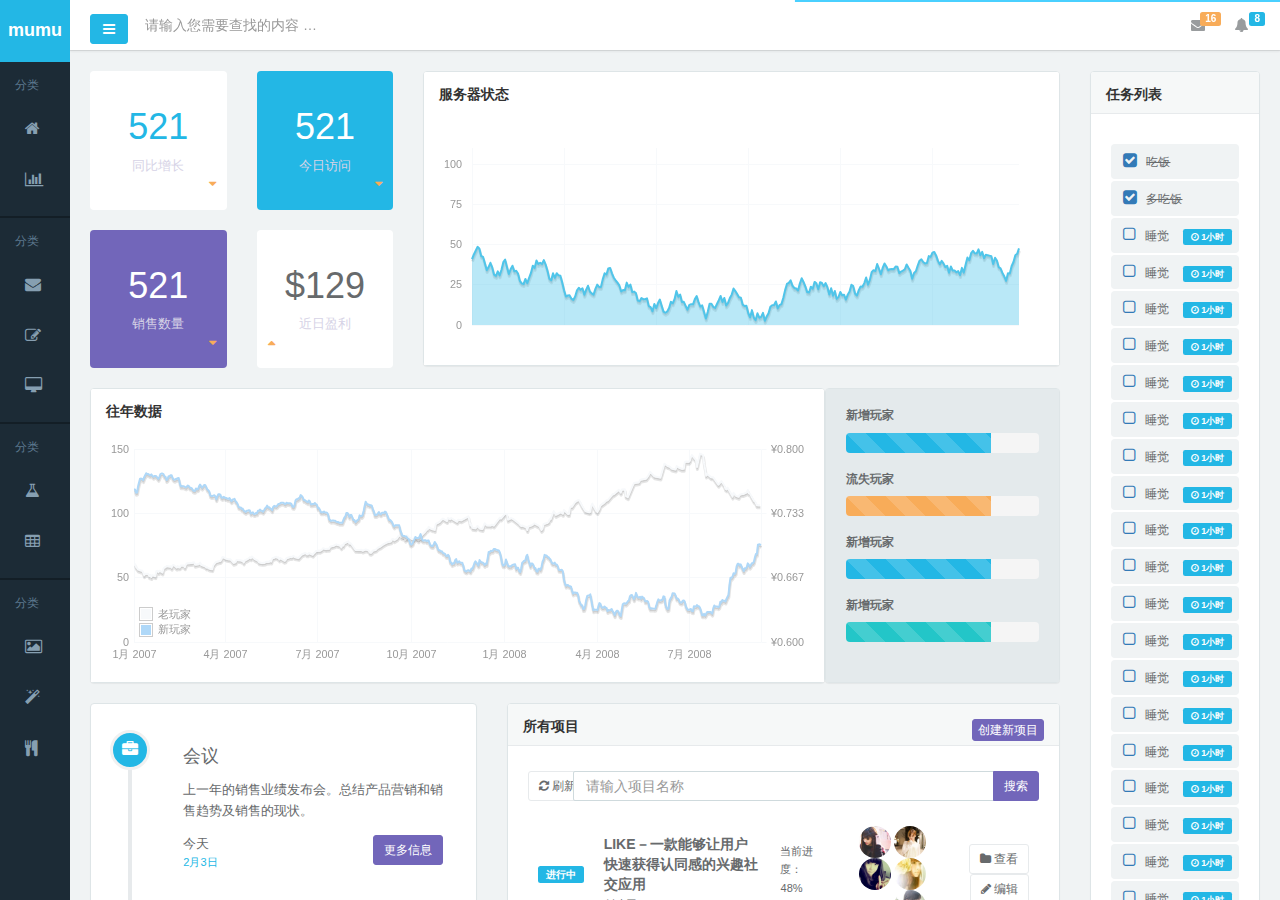
<file: index.html>
<!DOCTYPE html>
<html>

<head>
    <meta charset="utf-8">
    <meta name="viewport" content="width=device-width, initial-scale=1.0">
    <meta name="renderer" content="webkit">

    <title> hAdmin- 主页</title>

    <meta name="keywords" content="">
    <meta name="description" content="">

    <!--[if lt IE 9]>
    <meta http-equiv="refresh" content="0;ie.html" />
    <![endif]-->

    <link rel="shortcut icon" href="favicon.ico"> <link href="css/bootstrap.min.css?v=3.3.6" rel="stylesheet">
    <link href="css/font-awesome.min.css?v=4.4.0" rel="stylesheet">
    <link href="css/animate.css" rel="stylesheet">
    <link href="css/style.css?v=4.1.0" rel="stylesheet">
</head>

<body class="fixed-sidebar full-height-layout gray-bg  pace-done mini-navbar" style="overflow:hidden">
    <div id="wrapper">
        <!--左侧导航开始-->
        <nav class="navbar-default navbar-static-side" role="navigation">
            <div class="nav-close"><i class="fa fa-times-circle"></i>
            </div>
            <div class="sidebar-collapse">
                <ul class="nav" id="side-menu">
                    <li class="nav-header">
                        <div class="dropdown profile-element">
                            <a data-toggle="dropdown" class="dropdown-toggle" href="#">
                                <span class="clear">
                                    <span class="block m-t-xs" style="font-size:20px;">
                                        <i class="fa fa-area-chart"></i>
                                        <strong class="font-bold">mumu</strong>
                                    </span>
                                </span>
                            </a>
                        </div>
                        <div class="logo-element">mumu
                        </div>
                    </li>
                    <li class="hidden-folded padder m-t m-b-sm text-muted text-xs">
                        <span class="ng-scope">分类</span>
                    </li>
                    <li>
                        <a class="J_menuItem" href="index_v1.html">
                            <i class="fa fa-home"></i>
                            <span class="nav-label">主页</span>
                        </a>
                    </li>
                    <li>
                        <a href="#">
                            <i class="fa fa fa-bar-chart-o"></i>
                            <span class="nav-label">统计图表</span>
                            <span class="fa arrow"></span>
                        </a>
                        <ul class="nav nav-second-level">
                            <li>
                                <a class="J_menuItem" href="graph_echarts.html">百度ECharts</a>
                            </li>
                            <li>
                                <a class="J_menuItem" href="graph_flot.html">Flot</a>
                            </li>
                            <li>
                                <a class="J_menuItem" href="graph_morris.html">Morris.js</a>
                            </li>
                            <li>
                                <a class="J_menuItem" href="graph_rickshaw.html">Rickshaw</a>
                            </li>
                            <li>
                                <a class="J_menuItem" href="graph_peity.html">Peity</a>
                            </li>
                            <li>
                                <a class="J_menuItem" href="graph_sparkline.html">Sparkline</a>
                            </li>
                            <li>
                                <a class="J_menuItem" href="graph_metrics.html">图表组合</a>
                            </li>
                        </ul>
                    </li>
                    <li class="line dk"></li>
                    <li class="hidden-folded padder m-t m-b-sm text-muted text-xs">
                        <span class="ng-scope">分类</span>
                    </li>
                    <li>
                        <a href="mailbox.html"><i class="fa fa-envelope"></i> <span class="nav-label">信箱 </span><span class="label label-warning pull-right">16</span></a>
                        <ul class="nav nav-second-level">
                            <li><a class="J_menuItem" href="mailbox.html">收件箱</a>
                            </li>
                            <li><a class="J_menuItem" href="mail_detail.html">查看邮件</a>
                            </li>
                            <li><a class="J_menuItem" href="mail_compose.html">写信</a>
                            </li>
                        </ul>
                    </li>
                    <li>
                        <a href="#"><i class="fa fa-edit"></i> <span class="nav-label">表单</span><span class="fa arrow"></span></a>
                        <ul class="nav nav-second-level">
                            <li><a class="J_menuItem" href="form_basic.html">基本表单</a>
                            </li>
                            <li><a class="J_menuItem" href="form_validate.html">表单验证</a>
                            </li>
                            <li><a class="J_menuItem" href="form_advanced.html">高级插件</a>
                            </li>
                            <li><a class="J_menuItem" href="form_wizard.html">表单向导</a>
                            </li>
                            <li>
                                <a href="#">文件上传 <span class="fa arrow"></span></a>
                                <ul class="nav nav-third-level">
                                    <li><a class="J_menuItem" href="form_webuploader.html">百度WebUploader</a>
                                    </li>
                                    <li><a class="J_menuItem" href="form_file_upload.html">DropzoneJS</a>
                                    </li>
                                </ul>
                            </li>
                            <li>
                                <a href="#">编辑器 <span class="fa arrow"></span></a>
                                <ul class="nav nav-third-level">
                                    <li><a class="J_menuItem" href="form_editors.html">富文本编辑器</a>
                                    </li>
                                    <li><a class="J_menuItem" href="form_simditor.html">simditor</a>
                                    </li>
                                    <li><a class="J_menuItem" href="form_markdown.html">MarkDown编辑器</a>
                                    </li>
                                    <li><a class="J_menuItem" href="code_editor.html">代码编辑器</a>
                                    </li>
                                </ul>
                            </li>
                            <li><a class="J_menuItem" href="layerdate.html">日期选择器layerDate</a>
                            </li>
                        </ul>
                    </li>
                    <li>
                        <a href="#"><i class="fa fa-desktop"></i> <span class="nav-label">页面</span><span class="fa arrow"></span></a>
                        <ul class="nav nav-second-level">
                            <li><a class="J_menuItem" href="contacts.html">联系人</a>
                            </li>
                            <li><a class="J_menuItem" href="profile.html">个人资料</a>
                            </li>
                            <li>
                                <a href="#">项目管理 <span class="fa arrow"></span></a>
                                <ul class="nav nav-third-level">
                                    <li><a class="J_menuItem" href="projects.html">项目</a>
                                    </li>
                                    <li><a class="J_menuItem" href="project_detail.html">项目详情</a>
                                    </li>
                                </ul>
                            </li>
                            <li><a class="J_menuItem" href="teams_board.html">团队管理</a>
                            </li>
                            <li><a class="J_menuItem" href="social_feed.html">信息流</a>
                            </li>
                            <li><a class="J_menuItem" href="clients.html">客户管理</a>
                            </li>
                            <li><a class="J_menuItem" href="file_manager.html">文件管理器</a>
                            </li>
                            <li><a class="J_menuItem" href="calendar.html">日历</a>
                            </li>
                            <li>
                                <a href="#">博客 <span class="fa arrow"></span></a>
                                <ul class="nav nav-third-level">
                                    <li><a class="J_menuItem" href="blog.html">文章列表</a>
                                    </li>
                                    <li><a class="J_menuItem" href="article.html">文章详情</a>
                                    </li>
                                </ul>
                            </li>
                            <li><a class="J_menuItem" href="faq.html">FAQ</a>
                            </li>
                            <li>
                                <a href="#">时间轴 <span class="fa arrow"></span></a>
                                <ul class="nav nav-third-level">
                                    <li><a class="J_menuItem" href="timeline.html">时间轴</a>
                                    </li>
                                    <li><a class="J_menuItem" href="timeline_v2.html">时间轴v2</a>
                                    </li>
                                </ul>
                            </li>
                            <li><a class="J_menuItem" href="pin_board.html">标签墙</a>
                            </li>
                            <li>
                                <a href="#">单据 <span class="fa arrow"></span></a>
                                <ul class="nav nav-third-level">
                                    <li><a class="J_menuItem" href="invoice.html">单据</a>
                                    </li>
                                    <li><a class="J_menuItem" href="invoice_print.html">单据打印</a>
                                    </li>
                                </ul>
                            </li>
                            <li><a class="J_menuItem" href="search_results.html">搜索结果</a>
                            </li>
                            <li><a class="J_menuItem" href="forum_main.html">论坛</a>
                            </li>
                            <li>
                                <a href="#">即时通讯 <span class="fa arrow"></span></a>
                                <ul class="nav nav-third-level">
                                    <li><a class="J_menuItem" href="chat_view.html">聊天窗口</a>
                                    </li>
                                </ul>
                            </li>
                            <li>
                                <a href="#">登录注册相关 <span class="fa arrow"></span></a>
                                <ul class="nav nav-third-level">
                                    <li><a href="login.html" target="_blank">登录页面</a>
                                    </li>
                                    <li><a href="login_v2.html" target="_blank">登录页面v2</a>
                                    </li>
                                    <li><a href="register.html" target="_blank">注册页面</a>
                                    </li>
                                    <li><a href="lockscreen.html" target="_blank">登录超时</a>
                                    </li>
                                </ul>
                            </li>
                            <li><a class="J_menuItem" href="404.html">404页面</a>
                            </li>
                            <li><a class="J_menuItem" href="500.html">500页面</a>
                            </li>
                            <li><a class="J_menuItem" href="empty_page.html">空白页</a>
                            </li>
                        </ul>
                    </li>
                    <li class="line dk"></li>
                    <li class="hidden-folded padder m-t m-b-sm text-muted text-xs">
                        <span class="ng-scope">分类</span>
                    </li>
                    <li>
                        <a href="#"><i class="fa fa-flask"></i> <span class="nav-label">UI元素</span><span class="fa arrow"></span></a>
                        <ul class="nav nav-second-level">
                            <li><a class="J_menuItem" href="typography.html">排版</a>
                            </li>
                            <li>
                                <a href="#">字体图标 <span class="fa arrow"></span></a>
                                <ul class="nav nav-third-level">
                                    <li>
                                        <a class="J_menuItem" href="fontawesome.html">Font Awesome</a>
                                    </li>
                                    <li>
                                        <a class="J_menuItem" href="glyphicons.html">Glyphicon</a>
                                    </li>
                                    <li>
                                        <a class="J_menuItem" href="iconfont.html">阿里巴巴矢量图标库</a>
                                    </li>
                                </ul>
                            </li>
                            <li>
                                <a href="#">拖动排序 <span class="fa arrow"></span></a>
                                <ul class="nav nav-third-level">
                                    <li><a class="J_menuItem" href="draggable_panels.html">拖动面板</a>
                                    </li>
                                    <li><a class="J_menuItem" href="agile_board.html">任务清单</a>
                                    </li>
                                </ul>
                            </li>
                            <li><a class="J_menuItem" href="buttons.html">按钮</a>
                            </li>
                            <li><a class="J_menuItem" href="tabs_panels.html">选项卡 &amp; 面板</a>
                            </li>
                            <li><a class="J_menuItem" href="notifications.html">通知 &amp; 提示</a>
                            </li>
                            <li><a class="J_menuItem" href="badges_labels.html">徽章，标签，进度条</a>
                            </li>
                            <li>
                                <a class="J_menuItem" href="grid_options.html">栅格</a>
                            </li>
                            <li><a class="J_menuItem" href="plyr.html">视频、音频</a>
                            </li>
                            <li>
                                <a href="#">弹框插件 <span class="fa arrow"></span></a>
                                <ul class="nav nav-third-level">
                                    <li><a class="J_menuItem" href="layer.html">Web弹层组件layer</a>
                                    </li>
                                    <li><a class="J_menuItem" href="modal_window.html">模态窗口</a>
                                    </li>
                                    <li><a class="J_menuItem" href="sweetalert.html">SweetAlert</a>
                                    </li>
                                </ul>
                            </li>
                            <li>
                                <a href="#">树形视图 <span class="fa arrow"></span></a>
                                <ul class="nav nav-third-level">
                                    <li><a class="J_menuItem" href="jstree.html">jsTree</a>
                                    </li>
                                    <li><a class="J_menuItem" href="tree_view.html">Bootstrap Tree View</a>
                                    </li>
                                    <li><a class="J_menuItem" href="nestable_list.html">nestable</a>
                                    </li>
                                </ul>
                            </li>
                            <li><a class="J_menuItem" href="toastr_notifications.html">Toastr通知</a>
                            </li>
                            <li><a class="J_menuItem" href="diff.html">文本对比</a>
                            </li>
                            <li><a class="J_menuItem" href="spinners.html">加载动画</a>
                            </li>
                            <li><a class="J_menuItem" href="widgets.html">小部件</a>
                            </li>
                        </ul>
                    </li>
                    <li>
                        <a href="#"><i class="fa fa-table"></i> <span class="nav-label">表格</span><span class="fa arrow"></span></a>
                        <ul class="nav nav-second-level">
                            <li><a class="J_menuItem" href="table_basic.html">基本表格</a>
                            </li>
                            <li><a class="J_menuItem" href="table_data_tables.html">DataTables</a>
                            </li>
                            <li><a class="J_menuItem" href="table_jqgrid.html">jqGrid</a>
                            </li>
                            <li><a class="J_menuItem" href="table_foo_table.html">Foo Tables</a>
                            </li>
                            <li><a class="J_menuItem" href="table_bootstrap.html">Bootstrap Table
                                <span class="label label-danger pull-right">推荐</span></a>
                            </li>
                        </ul>
                    </li>
                    <li class="line dk"></li>
                    <li class="hidden-folded padder m-t m-b-sm text-muted text-xs">
                        <span class="ng-scope">分类</span>
                    </li>
                    <li>
                        <a href="#"><i class="fa fa-picture-o"></i> <span class="nav-label">相册</span><span class="fa arrow"></span></a>
                        <ul class="nav nav-second-level">
                            <li><a class="J_menuItem" href="basic_gallery.html">基本图库</a>
                            </li>
                            <li><a class="J_menuItem" href="carousel.html">图片切换</a>
                            </li>
                            <li><a class="J_menuItem" href="blueimp.html">Blueimp相册</a>
                            </li>
                        </ul>
                    </li>
                    <li>
                        <a class="J_menuItem" href="css_animation.html"><i class="fa fa-magic"></i> <span class="nav-label">CSS动画</span></a>
                    </li>
                    <li>
                        <a href="#"><i class="fa fa-cutlery"></i> <span class="nav-label">工具 </span><span class="fa arrow"></span></a>
                        <ul class="nav nav-second-level">
                            <li><a class="J_menuItem" href="form_builder.html">表单构建器</a>
                            </li>
                        </ul>
                    </li>

                </ul>
            </div>
        </nav>
        <!--左侧导航结束-->
        <!--右侧部分开始-->
        <div id="page-wrapper" class="gray-bg dashbard-1">
            <div class="row border-bottom">
                <nav class="navbar navbar-static-top" role="navigation" style="margin-bottom: 0">
                    <div class="navbar-header"><a class="navbar-minimalize minimalize-styl-2 btn btn-info " href="#"><i class="fa fa-bars"></i> </a>
                        <form role="search" class="navbar-form-custom" method="post" action="search_results.html">
                            <div class="form-group">
                                <input type="text" placeholder="请输入您需要查找的内容 …" class="form-control" name="top-search" id="top-search">
                            </div>
                        </form>
                    </div>
                    <ul class="nav navbar-top-links navbar-right">
                        <li class="dropdown">
                            <a class="dropdown-toggle count-info" data-toggle="dropdown" href="#">
                                <i class="fa fa-envelope"></i> <span class="label label-warning">16</span>
                            </a>
                            <ul class="dropdown-menu dropdown-messages">
                                <li class="m-t-xs">
                                    <div class="dropdown-messages-box">
                                        <a href="profile.html" class="pull-left">
                                            <img alt="image" class="img-circle" src="img/a7.jpg">
                                        </a>
                                        <div class="media-body">
                                            <small class="pull-right">46小时前</small>
                                            <strong>小四</strong> 是不是只有我死了,你们才不骂爵迹
                                            <br>
                                            <small class="text-muted">3天前 2014.11.8</small>
                                        </div>
                                    </div>
                                </li>
                                <li class="divider"></li>
                                <li>
                                    <div class="dropdown-messages-box">
                                        <a href="profile.html" class="pull-left">
                                            <img alt="image" class="img-circle" src="img/a4.jpg">
                                        </a>
                                        <div class="media-body ">
                                            <small class="pull-right text-navy">25小时前</small>
                                            <strong>二愣子</strong> 呵呵
                                            <br>
                                            <small class="text-muted">昨天</small>
                                        </div>
                                    </div>
                                </li>
                                <li class="divider"></li>
                                <li>
                                    <div class="text-center link-block">
                                        <a class="J_menuItem" href="mailbox.html">
                                            <i class="fa fa-envelope"></i> <strong> 查看所有消息</strong>
                                        </a>
                                    </div>
                                </li>
                            </ul>
                        </li>
                        <li class="dropdown">
                            <a class="dropdown-toggle count-info" data-toggle="dropdown" href="#">
                                <i class="fa fa-bell"></i> <span class="label label-primary">8</span>
                            </a>
                            <ul class="dropdown-menu dropdown-alerts">
                                <li>
                                    <a href="mailbox.html">
                                        <div>
                                            <i class="fa fa-envelope fa-fw"></i> 您有16条未读消息
                                            <span class="pull-right text-muted small">4分钟前</span>
                                        </div>
                                    </a>
                                </li>
                                <li class="divider"></li>
                                <li>
                                    <a href="profile.html">
                                        <div>
                                            <i class="fa fa-qq fa-fw"></i> 3条新回复
                                            <span class="pull-right text-muted small">12分钟钱</span>
                                        </div>
                                    </a>
                                </li>
                                <li class="divider"></li>
                                <li>
                                    <div class="text-center link-block">
                                        <a class="J_menuItem" href="notifications.html">
                                            <strong>查看所有 </strong>
                                            <i class="fa fa-angle-right"></i>
                                        </a>
                                    </div>
                                </li>
                            </ul>
                        </li>
                    </ul>
                </nav>
            </div>
            <div class="row J_mainContent" id="content-main">
                <iframe id="J_iframe" width="100%" height="100%" src="index_v1.html?v=4.0" frameborder="0" data-id="index_v1.html" seamless></iframe>
            </div>
        </div>
        <!--右侧部分结束-->
    </div>

    <!-- 全局js -->
    <script src="js/jquery.min.js?v=2.1.4"></script>
    <script src="js/bootstrap.min.js?v=3.3.6"></script>
    <script src="js/plugins/metisMenu/jquery.metisMenu.js"></script>
    <script src="js/plugins/slimscroll/jquery.slimscroll.min.js"></script>
    <script src="js/plugins/layer/layer.min.js"></script>

    <!-- 自定义js -->
    <script src="js/hAdmin.js?v=4.1.0"></script>
    <script type="text/javascript" src="js/index.js"></script>

    <!-- 第三方插件 -->
    <script src="js/plugins/pace/pace.min.js"></script>

</body>

</html>
</file>
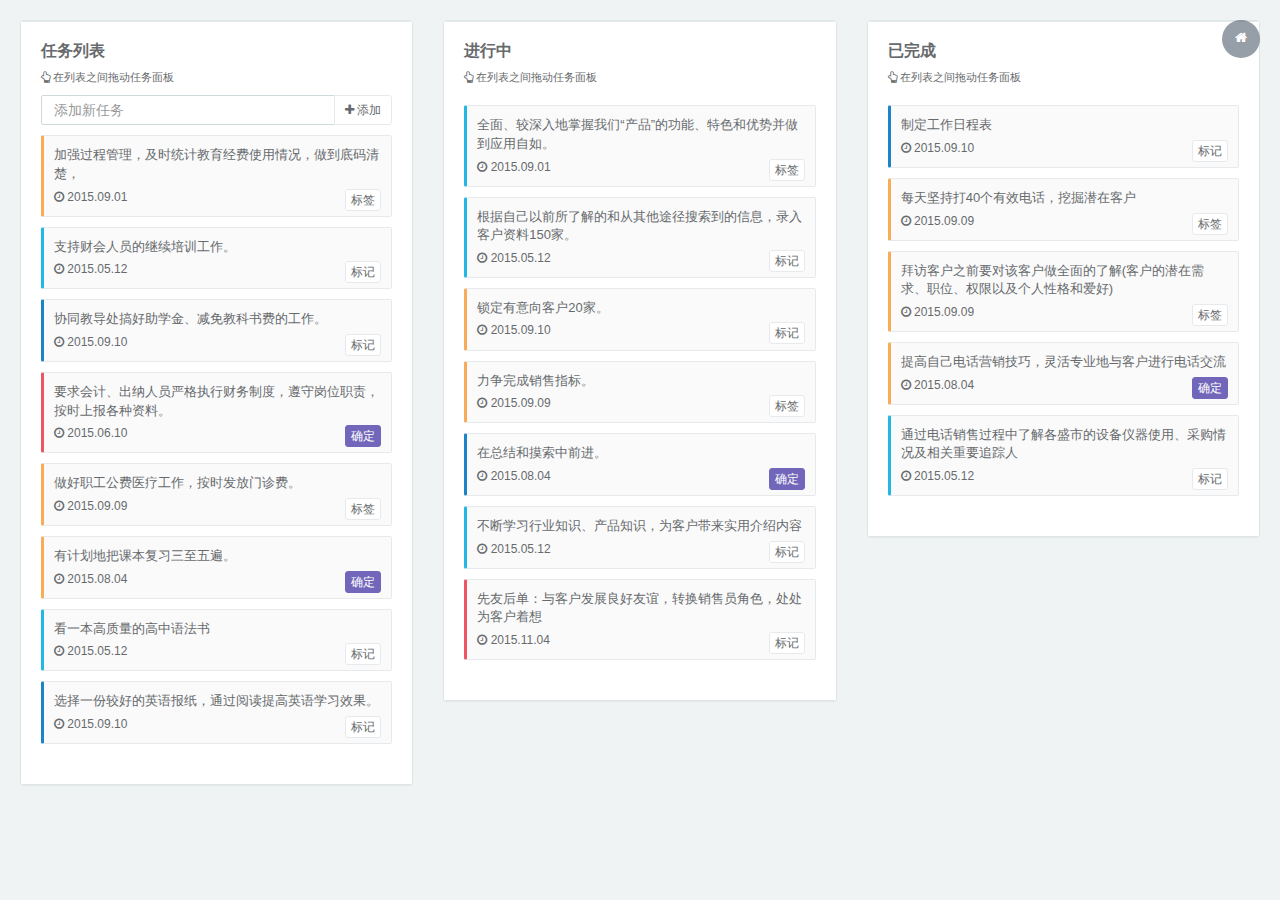
<file: agile_board.html>
<!DOCTYPE html>
<html>

<head>

    <meta charset="utf-8">
    <meta name="viewport" content="width=device-width, initial-scale=1.0">


    <title> - 任务清单</title>
    <meta name="keywords" content="">
    <meta name="description" content="">

    <link rel="shortcut icon" href="favicon.ico"> <link href="css/bootstrap.min.css?v=3.3.6" rel="stylesheet">
    <link href="css/font-awesome.css?v=4.4.0" rel="stylesheet">

    <link href="css/animate.css" rel="stylesheet">
    <link href="css/style.css?v=4.1.0" rel="stylesheet">

</head>

<body class="gray-bg">
    <div class="wrapper wrapper-content  animated fadeInRight">
        <div class="row">
            <div class="col-sm-4">
                <div class="ibox">
                    <div class="ibox-content">
                        <h3>任务列表</h3>
                        <p class="small"><i class="fa fa-hand-o-up"></i> 在列表之间拖动任务面板</p>

                        <div class="input-group">
                            <input type="text" placeholder="添加新任务" class="input input-sm form-control">
                            <span class="input-group-btn">
                                        <button type="button" class="btn btn-sm btn-white"> <i class="fa fa-plus"></i> 添加</button>
                                </span>
                        </div>

                        <ul class="sortable-list connectList agile-list">
                            <li class="warning-element">
                                加强过程管理，及时统计教育经费使用情况，做到底码清楚，
                                <div class="agile-detail">
                                    <a href="#" class="pull-right btn btn-xs btn-white">标签</a>
                                    <i class="fa fa-clock-o"></i> 2015.09.01
                                </div>
                            </li>
                            <li class="success-element">
                                支持财会人员的继续培训工作。
                                <div class="agile-detail">
                                    <a href="#" class="pull-right btn btn-xs btn-white">标记</a>
                                    <i class="fa fa-clock-o"></i> 2015.05.12
                                </div>
                            </li>
                            <li class="info-element">
                                协同教导处搞好助学金、减免教科书费的工作。
                                <div class="agile-detail">
                                    <a href="#" class="pull-right btn btn-xs btn-white">标记</a>
                                    <i class="fa fa-clock-o"></i> 2015.09.10
                                </div>
                            </li>
                            <li class="danger-element">
                                要求会计、出纳人员严格执行财务制度，遵守岗位职责，按时上报各种资料。
                                <div class="agile-detail">
                                    <a href="#" class="pull-right btn btn-xs btn-primary">确定</a>
                                    <i class="fa fa-clock-o"></i> 2015.06.10
                                </div>
                            </li>
                            <li class="warning-element">
                                做好职工公费医疗工作，按时发放门诊费。
                                <div class="agile-detail">
                                    <a href="#" class="pull-right btn btn-xs btn-white">标签</a>
                                    <i class="fa fa-clock-o"></i> 2015.09.09
                                </div>
                            </li>
                            <li class="warning-element">
                                有计划地把课本复习三至五遍。
                                <div class="agile-detail">
                                    <a href="#" class="pull-right btn btn-xs btn-primary">确定</a>
                                    <i class="fa fa-clock-o"></i> 2015.08.04
                                </div>
                            </li>
                            <li class="success-element">
                                看一本高质量的高中语法书
                                <div class="agile-detail">
                                    <a href="#" class="pull-right btn btn-xs btn-white">标记</a>
                                    <i class="fa fa-clock-o"></i> 2015.05.12
                                </div>
                            </li>
                            <li class="info-element">
                                选择一份较好的英语报纸，通过阅读提高英语学习效果。
                                <div class="agile-detail">
                                    <a href="#" class="pull-right btn btn-xs btn-white">标记</a>
                                    <i class="fa fa-clock-o"></i> 2015.09.10
                                </div>
                            </li>
                        </ul>
                    </div>
                </div>
            </div>
            <div class="col-sm-4">
                <div class="ibox">
                    <div class="ibox-content">
                        <h3>进行中</h3>
                        <p class="small"><i class="fa fa-hand-o-up"></i> 在列表之间拖动任务面板</p>
                        <ul class="sortable-list connectList agile-list">
                            <li class="success-element">
                                全面、较深入地掌握我们“产品”的功能、特色和优势并做到应用自如。
                                <div class="agile-detail">
                                    <a href="#" class="pull-right btn btn-xs btn-white">标签</a>
                                    <i class="fa fa-clock-o"></i> 2015.09.01
                                </div>
                            </li>
                            <li class="success-element">
                                根据自己以前所了解的和从其他途径搜索到的信息，录入客户资料150家。
                                <div class="agile-detail">
                                    <a href="#" class="pull-right btn btn-xs btn-white">标记</a>
                                    <i class="fa fa-clock-o"></i> 2015.05.12
                                </div>
                            </li>
                            <li class="warning-element">
                                锁定有意向客户20家。
                                <div class="agile-detail">
                                    <a href="#" class="pull-right btn btn-xs btn-white">标记</a>
                                    <i class="fa fa-clock-o"></i> 2015.09.10
                                </div>
                            </li>
                            <li class="warning-element">
                                力争完成销售指标。
                                <div class="agile-detail">
                                    <a href="#" class="pull-right btn btn-xs btn-white">标签</a>
                                    <i class="fa fa-clock-o"></i> 2015.09.09
                                </div>
                            </li>
                            <li class="info-element">
                                在总结和摸索中前进。
                                <div class="agile-detail">
                                    <a href="#" class="pull-right btn btn-xs btn-primary">确定</a>
                                    <i class="fa fa-clock-o"></i> 2015.08.04
                                </div>
                            </li>
                            <li class="success-element">
                                不断学习行业知识、产品知识，为客户带来实用介绍内容
                                <div class="agile-detail">
                                    <a href="#" class="pull-right btn btn-xs btn-white">标记</a>
                                    <i class="fa fa-clock-o"></i> 2015.05.12
                                </div>
                            </li>
                            <li class="danger-element">
                                先友后单：与客户发展良好友谊，转换销售员角色，处处为客户着想
                                <div class="agile-detail">
                                    <a href="#" class="pull-right btn btn-xs btn-white">标记</a>
                                    <i class="fa fa-clock-o"></i> 2015.11.04
                                </div>
                            </li>
                        </ul>
                    </div>
                </div>
            </div>
            <div class="col-sm-4">
                <div class="ibox">
                    <div class="ibox-content">
                        <h3>已完成</h3>
                        <p class="small"><i class="fa fa-hand-o-up"></i> 在列表之间拖动任务面板</p>
                        <ul class="sortable-list connectList agile-list">
                            <li class="info-element">
                                制定工作日程表
                                <div class="agile-detail">
                                    <a href="#" class="pull-right btn btn-xs btn-white">标记</a>
                                    <i class="fa fa-clock-o"></i> 2015.09.10
                                </div>
                            </li>
                            <li class="warning-element">
                                每天坚持打40个有效电话，挖掘潜在客户
                                <div class="agile-detail">
                                    <a href="#" class="pull-right btn btn-xs btn-white">标签</a>
                                    <i class="fa fa-clock-o"></i> 2015.09.09
                                </div>
                            </li>
                            <li class="warning-element">
                                拜访客户之前要对该客户做全面的了解(客户的潜在需求、职位、权限以及个人性格和爱好)
                                <div class="agile-detail">
                                    <a href="#" class="pull-right btn btn-xs btn-white">标签</a>
                                    <i class="fa fa-clock-o"></i> 2015.09.09
                                </div>
                            </li>
                            <li class="warning-element">
                                提高自己电话营销技巧，灵活专业地与客户进行电话交流
                                <div class="agile-detail">
                                    <a href="#" class="pull-right btn btn-xs btn-primary">确定</a>
                                    <i class="fa fa-clock-o"></i> 2015.08.04
                                </div>
                            </li>
                            <li class="success-element">
                                通过电话销售过程中了解各盛市的设备仪器使用、采购情况及相关重要追踪人
                                <div class="agile-detail">
                                    <a href="#" class="pull-right btn btn-xs btn-white">标记</a>
                                    <i class="fa fa-clock-o"></i> 2015.05.12
                                </div>
                            </li>

                        </ul>
                    </div>
                </div>
            </div>

        </div>


    </div>

    <!-- 全局js -->
    <script src="js/jquery.min.js?v=2.1.4"></script>
    <script src="js/bootstrap.min.js?v=3.3.6"></script>
    <script src="js/jquery-ui-1.10.4.min.js"></script>

    <!-- 自定义js -->
    <script src="js/content.js?v=1.0.0"></script>

    <script>
        $(document).ready(function () {
            $(".sortable-list").sortable({
                connectWith: ".connectList"
            }).disableSelection();

        });
    </script>

    
    

</body>

</html>
</file>
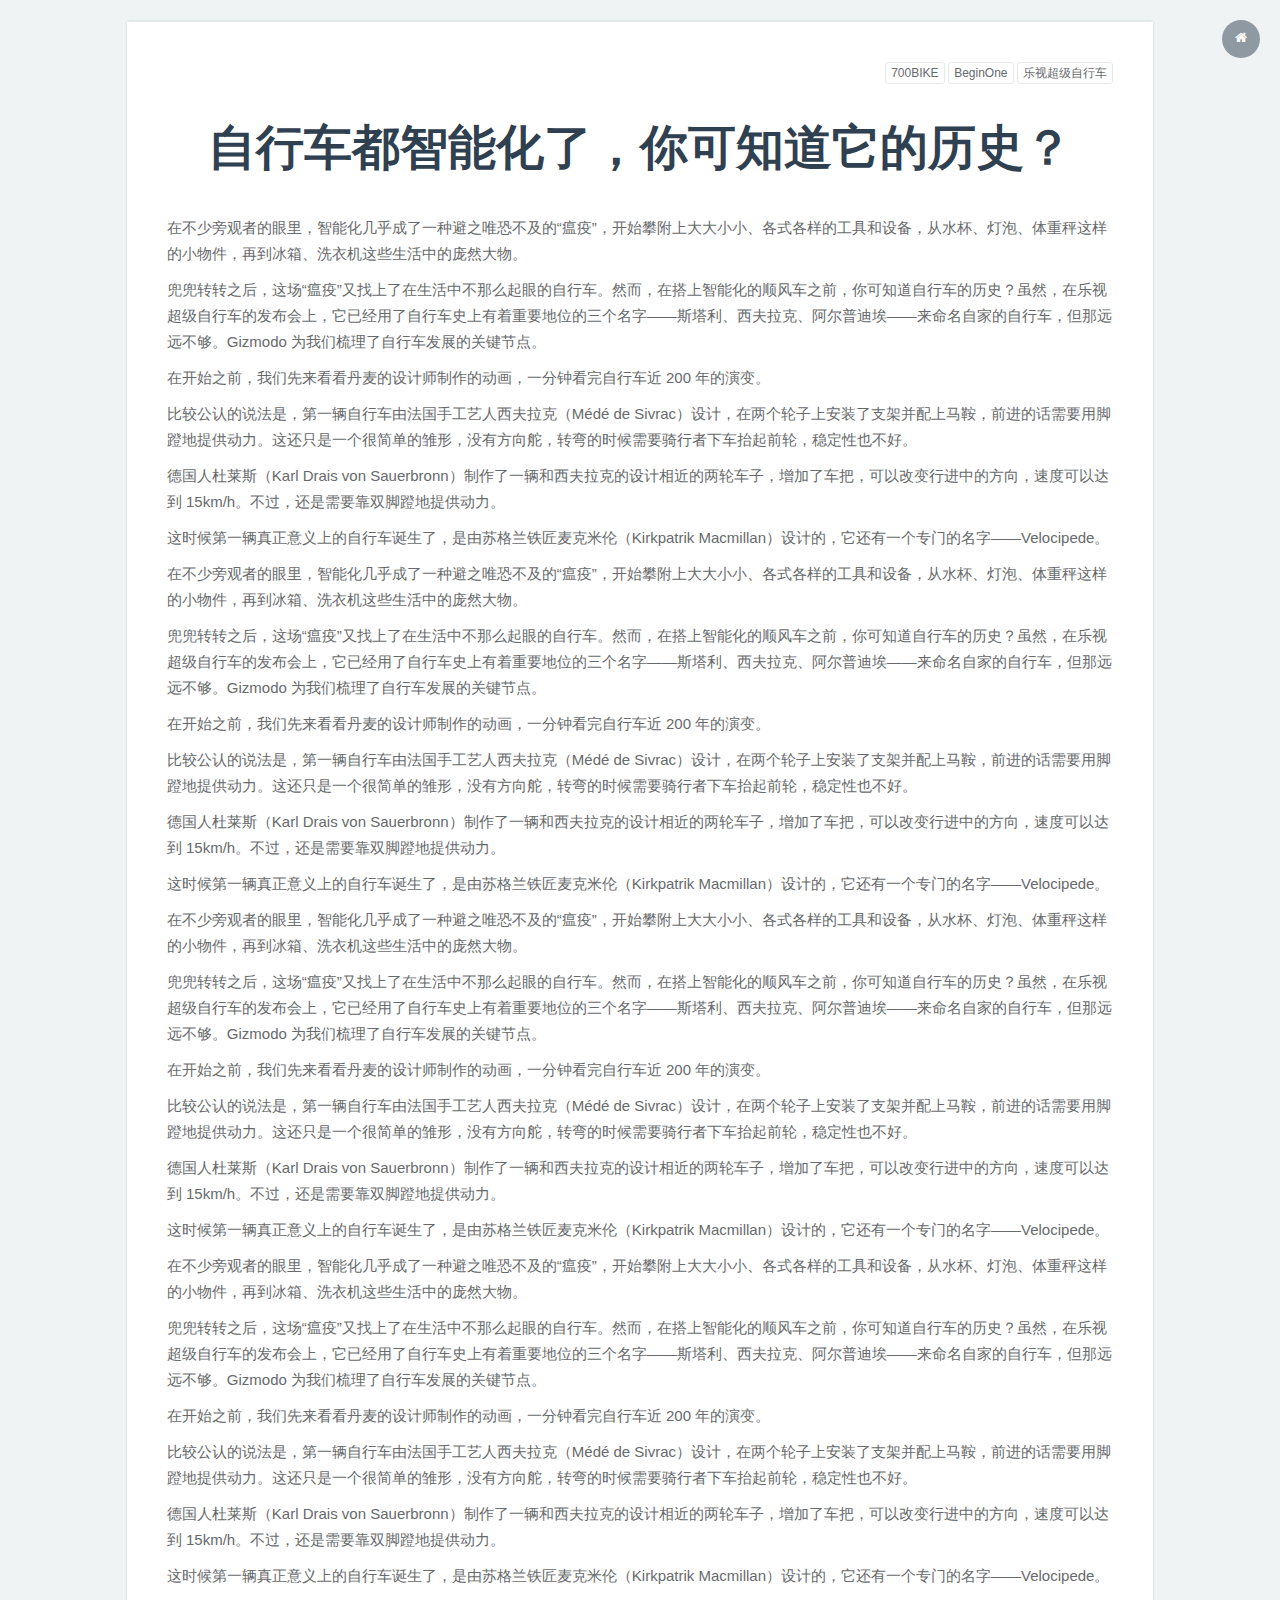
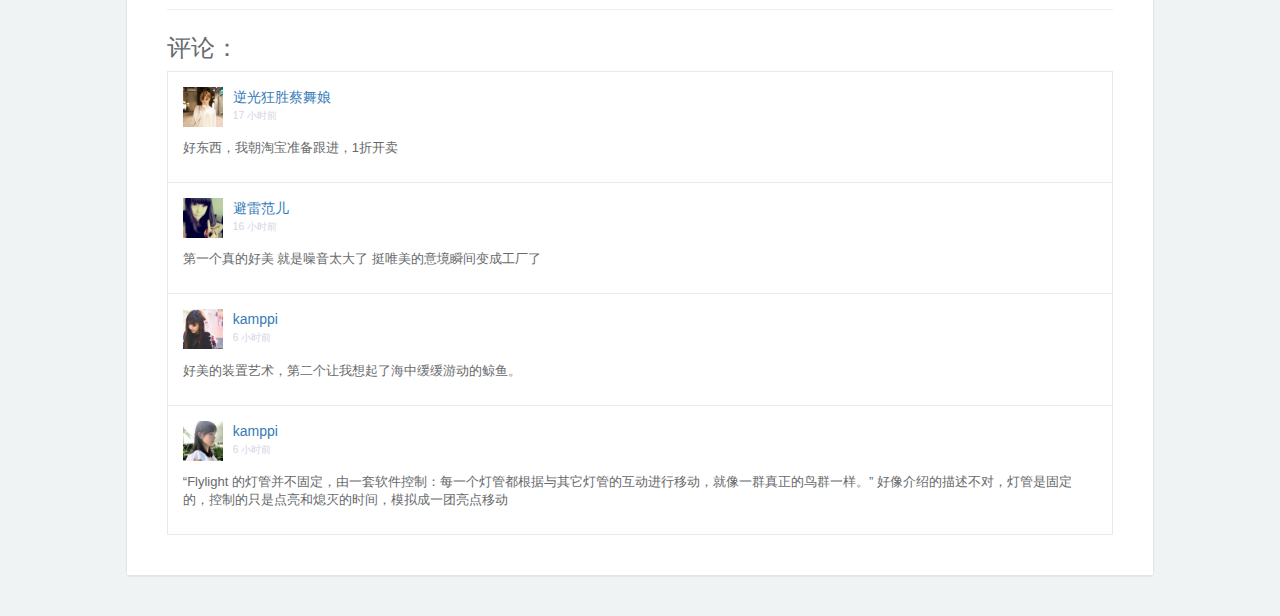
<file: article.html>
<!DOCTYPE html>
<html>

<head>

    <meta charset="utf-8">
    <meta name="viewport" content="width=device-width, initial-scale=1.0">


    <title> - 文章页面</title>
    <meta name="keywords" content="">
    <meta name="description" content="">

    <link rel="shortcut icon" href="favicon.ico"> <link href="css/bootstrap.min.css?v=3.3.6" rel="stylesheet">
    <link href="css/font-awesome.css?v=4.4.0" rel="stylesheet">

    <link href="css/animate.css" rel="stylesheet">
    <link href="css/style.css?v=4.1.0" rel="stylesheet">

</head>

<body class="gray-bg">
    <div class="wrapper wrapper-content  animated fadeInRight article">
        <div class="row">
            <div class="col-lg-10 col-lg-offset-1">
                <div class="ibox">
                    <div class="ibox-content">
                        <div class="pull-right">
                            <button class="btn btn-white btn-xs" type="button">700BIKE</button>
                            <button class="btn btn-white btn-xs" type="button">BeginOne</button>
                            <button class="btn btn-white btn-xs" type="button">乐视超级自行车</button>
                        </div>
                        <div class="text-center article-title">
                            <h1>
                                    自行车都智能化了，你可知道它的历史？
                                </h1>
                        </div>
                        <p>
                            在不少旁观者的眼里，智能化几乎成了一种避之唯恐不及的“瘟疫”，开始攀附上大大小小、各式各样的工具和设备，从水杯、灯泡、体重秤这样的小物件，再到冰箱、洗衣机这些生活中的庞然大物。
                        </p>
                        <p>
                            兜兜转转之后，这场“瘟疫”又找上了在生活中不那么起眼的自行车。然而，在搭上智能化的顺风车之前，你可知道自行车的历史？虽然，在乐视超级自行车的发布会上，它已经用了自行车史上有着重要地位的三个名字——斯塔利、西夫拉克、阿尔普迪埃——来命名自家的自行车，但那远远不够。Gizmodo 为我们梳理了自行车发展的关键节点。
                        </p>
                        <p>
                            在开始之前，我们先来看看丹麦的设计师制作的动画，一分钟看完自行车近 200 年的演变。
                        </p>
                        <p>
                            比较公认的说法是，第一辆自行车由法国手工艺人西夫拉克（Médé de Sivrac）设计，在两个轮子上安装了支架并配上马鞍，前进的话需要用脚蹬地提供动力。这还只是一个很简单的雏形，没有方向舵，转弯的时候需要骑行者下车抬起前轮，稳定性也不好。
                        </p>
                        <p>
                            德国人杜莱斯（Karl Drais von Sauerbronn）制作了一辆和西夫拉克的设计相近的两轮车子，增加了车把，可以改变行进中的方向，速度可以达到 15km/h。不过，还是需要靠双脚蹬地提供动力。
                        </p>
                        <p>
                            这时候第一辆真正意义上的自行车诞生了，是由苏格兰铁匠麦克米伦（Kirkpatrik Macmillan）设计的，它还有一个专门的名字——Velocipede。
                        </p>
                        <p>
                            在不少旁观者的眼里，智能化几乎成了一种避之唯恐不及的“瘟疫”，开始攀附上大大小小、各式各样的工具和设备，从水杯、灯泡、体重秤这样的小物件，再到冰箱、洗衣机这些生活中的庞然大物。
                        </p>
                        <p>
                            兜兜转转之后，这场“瘟疫”又找上了在生活中不那么起眼的自行车。然而，在搭上智能化的顺风车之前，你可知道自行车的历史？虽然，在乐视超级自行车的发布会上，它已经用了自行车史上有着重要地位的三个名字——斯塔利、西夫拉克、阿尔普迪埃——来命名自家的自行车，但那远远不够。Gizmodo 为我们梳理了自行车发展的关键节点。
                        </p>
                        <p>
                            在开始之前，我们先来看看丹麦的设计师制作的动画，一分钟看完自行车近 200 年的演变。
                        </p>
                        <p>
                            比较公认的说法是，第一辆自行车由法国手工艺人西夫拉克（Médé de Sivrac）设计，在两个轮子上安装了支架并配上马鞍，前进的话需要用脚蹬地提供动力。这还只是一个很简单的雏形，没有方向舵，转弯的时候需要骑行者下车抬起前轮，稳定性也不好。
                        </p>
                        <p>
                            德国人杜莱斯（Karl Drais von Sauerbronn）制作了一辆和西夫拉克的设计相近的两轮车子，增加了车把，可以改变行进中的方向，速度可以达到 15km/h。不过，还是需要靠双脚蹬地提供动力。
                        </p>
                        <p>
                            这时候第一辆真正意义上的自行车诞生了，是由苏格兰铁匠麦克米伦（Kirkpatrik Macmillan）设计的，它还有一个专门的名字——Velocipede。
                        </p>
                        <p>
                            在不少旁观者的眼里，智能化几乎成了一种避之唯恐不及的“瘟疫”，开始攀附上大大小小、各式各样的工具和设备，从水杯、灯泡、体重秤这样的小物件，再到冰箱、洗衣机这些生活中的庞然大物。
                        </p>
                        <p>
                            兜兜转转之后，这场“瘟疫”又找上了在生活中不那么起眼的自行车。然而，在搭上智能化的顺风车之前，你可知道自行车的历史？虽然，在乐视超级自行车的发布会上，它已经用了自行车史上有着重要地位的三个名字——斯塔利、西夫拉克、阿尔普迪埃——来命名自家的自行车，但那远远不够。Gizmodo 为我们梳理了自行车发展的关键节点。
                        </p>
                        <p>
                            在开始之前，我们先来看看丹麦的设计师制作的动画，一分钟看完自行车近 200 年的演变。
                        </p>
                        <p>
                            比较公认的说法是，第一辆自行车由法国手工艺人西夫拉克（Médé de Sivrac）设计，在两个轮子上安装了支架并配上马鞍，前进的话需要用脚蹬地提供动力。这还只是一个很简单的雏形，没有方向舵，转弯的时候需要骑行者下车抬起前轮，稳定性也不好。
                        </p>
                        <p>
                            德国人杜莱斯（Karl Drais von Sauerbronn）制作了一辆和西夫拉克的设计相近的两轮车子，增加了车把，可以改变行进中的方向，速度可以达到 15km/h。不过，还是需要靠双脚蹬地提供动力。
                        </p>
                        <p>
                            这时候第一辆真正意义上的自行车诞生了，是由苏格兰铁匠麦克米伦（Kirkpatrik Macmillan）设计的，它还有一个专门的名字——Velocipede。
                        </p>
                        <p>
                            在不少旁观者的眼里，智能化几乎成了一种避之唯恐不及的“瘟疫”，开始攀附上大大小小、各式各样的工具和设备，从水杯、灯泡、体重秤这样的小物件，再到冰箱、洗衣机这些生活中的庞然大物。
                        </p>
                        <p>
                            兜兜转转之后，这场“瘟疫”又找上了在生活中不那么起眼的自行车。然而，在搭上智能化的顺风车之前，你可知道自行车的历史？虽然，在乐视超级自行车的发布会上，它已经用了自行车史上有着重要地位的三个名字——斯塔利、西夫拉克、阿尔普迪埃——来命名自家的自行车，但那远远不够。Gizmodo 为我们梳理了自行车发展的关键节点。
                        </p>
                        <p>
                            在开始之前，我们先来看看丹麦的设计师制作的动画，一分钟看完自行车近 200 年的演变。
                        </p>
                        <p>
                            比较公认的说法是，第一辆自行车由法国手工艺人西夫拉克（Médé de Sivrac）设计，在两个轮子上安装了支架并配上马鞍，前进的话需要用脚蹬地提供动力。这还只是一个很简单的雏形，没有方向舵，转弯的时候需要骑行者下车抬起前轮，稳定性也不好。
                        </p>
                        <p>
                            德国人杜莱斯（Karl Drais von Sauerbronn）制作了一辆和西夫拉克的设计相近的两轮车子，增加了车把，可以改变行进中的方向，速度可以达到 15km/h。不过，还是需要靠双脚蹬地提供动力。
                        </p>
                        <p>
                            这时候第一辆真正意义上的自行车诞生了，是由苏格兰铁匠麦克米伦（Kirkpatrik Macmillan）设计的，它还有一个专门的名字——Velocipede。
                        </p>
                        <hr>

                        <div class="row">
                            <div class="col-lg-12">

                                <h2>评论：</h2>
                                <div class="social-feed-box">
                                    <div class="social-avatar">
                                        <a href="" class="pull-left">
                                            <img alt="image" src="img/a1.jpg">
                                        </a>
                                        <div class="media-body">
                                            <a href="#">
                                                    逆光狂胜蔡舞娘
                                                </a>
                                            <small class="text-muted">17 小时前</small>
                                        </div>
                                    </div>
                                    <div class="social-body">
                                        <p>
                                            好东西，我朝淘宝准备跟进，1折开卖
                                        </p>
                                    </div>
                                </div>
                                <div class="social-feed-box">
                                    <div class="social-avatar">
                                        <a href="" class="pull-left">
                                            <img alt="image" src="img/a2.jpg">
                                        </a>
                                        <div class="media-body">
                                            <a href="#">
                                                    避雷范儿
                                                </a>
                                            <small class="text-muted"> 16 小时前</small>
                                        </div>
                                    </div>
                                    <div class="social-body">
                                        <p>
                                            第一个真的好美 就是噪音太大了 挺唯美的意境瞬间变成工厂了
                                        </p>
                                    </div>
                                </div>
                                <div class="social-feed-box">
                                    <div class="social-avatar">
                                        <a href="" class="pull-left">
                                            <img alt="image" src="img/a3.jpg">
                                        </a>
                                        <div class="media-body">
                                            <a href="#">
                                                    kamppi
                                                </a>
                                            <small class="text-muted"> 6 小时前</small>
                                        </div>
                                    </div>
                                    <div class="social-body">
                                        <p>
                                            好美的装置艺术，第二个让我想起了海中缓缓游动的鲸鱼。
                                        </p>
                                    </div>
                                </div>
                                <div class="social-feed-box">
                                    <div class="social-avatar">
                                        <a href="" class="pull-left">
                                            <img alt="image" src="img/a5.jpg">
                                        </a>
                                        <div class="media-body">
                                            <a href="#">
                                                    kamppi
                                                </a>
                                            <small class="text-muted">6 小时前</small>
                                        </div>
                                    </div>
                                    <div class="social-body">
                                        <p>
                                            “Flylight 的灯管并不固定，由一套软件控制：每一个灯管都根据与其它灯管的互动进行移动，就像一群真正的鸟群一样。” 好像介绍的描述不对，灯管是固定的，控制的只是点亮和熄灭的时间，模拟成一团亮点移动
                                        </p>
                                    </div>
                                </div>


                            </div>
                        </div>


                    </div>
                </div>
            </div>
        </div>

    </div>

    <!-- 全局js -->
    <script src="js/jquery.min.js?v=2.1.4"></script>
    <script src="js/bootstrap.min.js?v=3.3.6"></script>



    <!-- 自定义js -->
    <script src="js/content.js?v=1.0.0"></script>


    
    

</body>

</html>
</file>
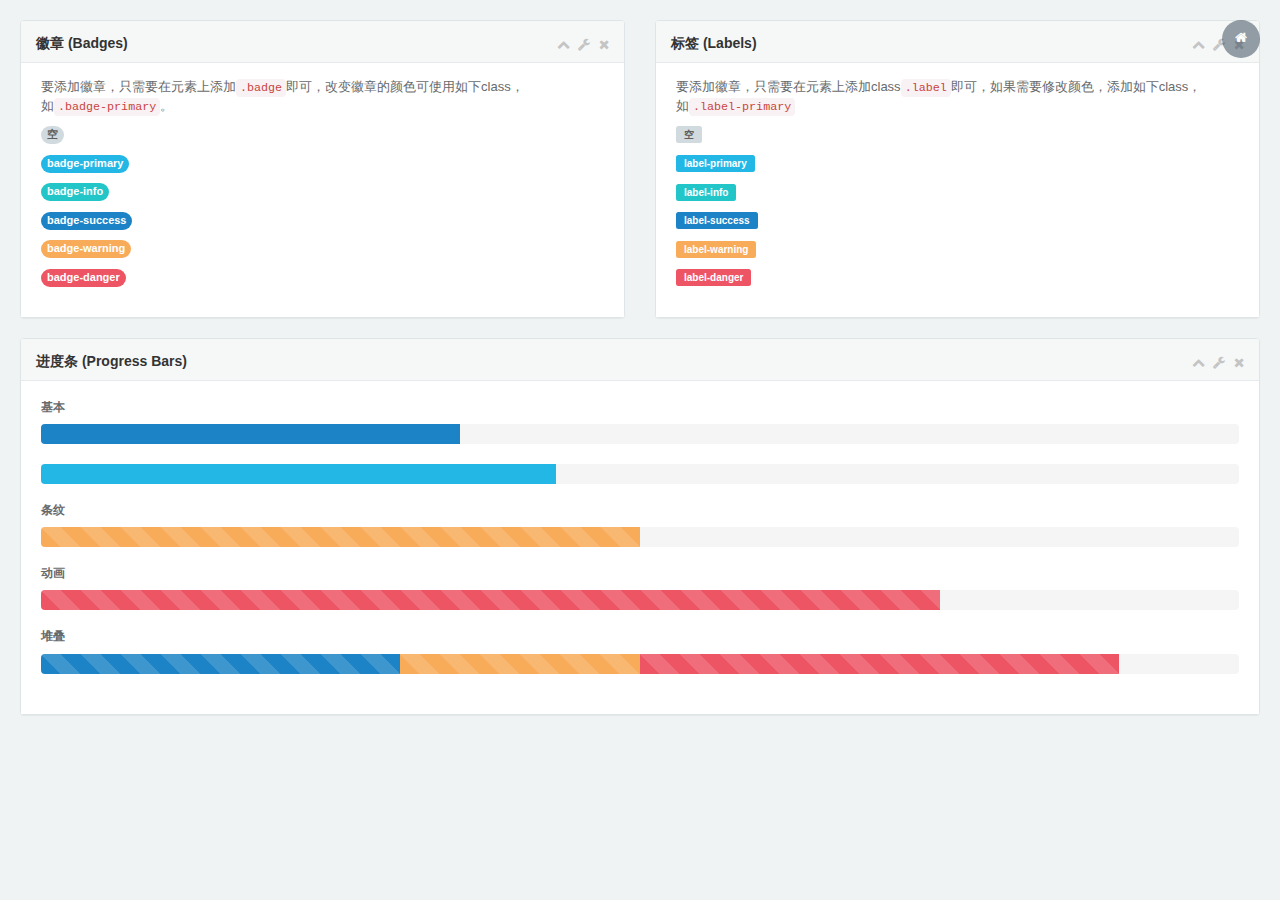
<file: badges_labels.html>
<!DOCTYPE html>
<html>

<head>

    <meta charset="utf-8">
    <meta name="viewport" content="width=device-width, initial-scale=1.0">


    <title> - 徽章，标签，进度条</title>
    <meta name="keywords" content="">
    <meta name="description" content="">

    <link rel="shortcut icon" href="favicon.ico"> <link href="css/bootstrap.min.css?v=3.3.6" rel="stylesheet">
    <link href="css/font-awesome.css?v=4.4.0" rel="stylesheet">

    <link href="css/animate.css" rel="stylesheet">
    <link href="css/style.css?v=4.1.0" rel="stylesheet">

</head>

<body class="gray-bg">
    <div class="wrapper wrapper-content animated fadeInRight">
        <div class="row">
            <div class="col-sm-6">
                <div class="ibox float-e-margins">
                    <div class="ibox-title">
                        <h5>徽章 (Badges)</h5>
                        <div class="ibox-tools">
                            <a class="collapse-link">
                                <i class="fa fa-chevron-up"></i>
                            </a>
                            <a class="dropdown-toggle" data-toggle="dropdown" href="badges_labels.html#">
                                <i class="fa fa-wrench"></i>
                            </a>
                            <ul class="dropdown-menu dropdown-user">
                                <li><a href="badges_labels.html#">选项1</a>
                                </li>
                                <li><a href="badges_labels.html#">选项2</a>
                                </li>
                            </ul>
                            <a class="close-link">
                                <i class="fa fa-times"></i>
                            </a>
                        </div>
                    </div>
                    <div class="ibox-content">
                        <p>
                            要添加徽章，只需要在元素上添加<code>.badge</code>即可，改变徽章的颜色可使用如下class，如<code>.badge-primary</code>。
                        </p>
                        <p><span class="badge">空</span>
                        </p>
                        <p><span class="badge badge-primary">badge-primary</span>
                        </p>
                        <p><span class="badge badge-info">badge-info</span>
                        </p>
                        <p><span class="badge badge-success">badge-success</span>
                        </p>
                        <p><span class="badge badge-warning">badge-warning</span>
                        </p>
                        <p><span class="badge badge-danger">badge-danger</span>
                        </p>
                    </div>
                </div>
            </div>

            <div class="col-sm-6">
                <div class="ibox float-e-margins">
                    <div class="ibox-title">
                        <h5>标签 (Labels)</h5>
                        <div class="ibox-tools">
                            <a class="collapse-link">
                                <i class="fa fa-chevron-up"></i>
                            </a>
                            <a class="dropdown-toggle" data-toggle="dropdown" href="badges_labels.html#">
                                <i class="fa fa-wrench"></i>
                            </a>
                            <ul class="dropdown-menu dropdown-user">
                                <li><a href="badges_labels.html#">选项1</a>
                                </li>
                                <li><a href="badges_labels.html#">选项2</a>
                                </li>
                            </ul>
                            <a class="close-link">
                                <i class="fa fa-times"></i>
                            </a>
                        </div>
                    </div>
                    <div class="ibox-content">
                        <p>
                            要添加徽章，只需要在元素上添加class<code>.label</code>即可，如果需要修改颜色，添加如下class，如<code>.label-primary</code>
                        </p>
                        <p><span class="label">空</span>
                        </p>
                        <p><span class="label label-primary">label-primary</span>
                        </p>
                        <p><span class="label label-info">label-info</span>
                        </p>
                        <p><span class="label label-success">label-success</span>
                        </p>
                        <p><span class="label label-warning">label-warning</span>
                        </p>
                        <p><span class="label label-danger">label-danger</span>
                        </p>
                    </div>
                </div>
            </div>

        </div>
        <div class="row">
            <div class="col-sm-12">
                <div class="ibox float-e-margins">
                    <div class="ibox-title">
                        <h5>进度条 (Progress Bars)</h5>
                        <div class="ibox-tools">
                            <a class="collapse-link">
                                <i class="fa fa-chevron-up"></i>
                            </a>
                            <a class="dropdown-toggle" data-toggle="dropdown" href="badges_labels.html#">
                                <i class="fa fa-wrench"></i>
                            </a>
                            <ul class="dropdown-menu dropdown-user">
                                <li><a href="badges_labels.html#">选项1</a>
                                </li>
                                <li><a href="badges_labels.html#">选项2</a>
                                </li>
                            </ul>
                            <a class="close-link">
                                <i class="fa fa-times"></i>
                            </a>
                        </div>
                    </div>
                    <div class="ibox-content">
                        <h5>基本</h5>
                        <div class="progress">
                            <div style="width: 35%" aria-valuemax="100" aria-valuemin="0" aria-valuenow="35" role="progressbar" class="progress-bar progress-bar-success">
                                <span class="sr-only">35% Complete (success)</span>
                            </div>
                        </div>

                        <div class="progress progress-bar-default">
                            <div style="width: 43%" aria-valuemax="100" aria-valuemin="0" aria-valuenow="43" role="progressbar" class="progress-bar">
                                <span class="sr-only">43% Complete (success)</span>
                            </div>
                        </div>

                        <h5>条纹</h5>

                        <div class="progress progress-striped">
                            <div style="width: 50%" aria-valuemax="100" aria-valuemin="0" aria-valuenow="50" role="progressbar" class="progress-bar progress-bar-warning">
                                <span class="sr-only">40% Complete (success)</span>
                            </div>
                        </div>

                        <h5>动画</h5>

                        <div class="progress progress-striped active">
                            <div style="width: 75%" aria-valuemax="100" aria-valuemin="0" aria-valuenow="75" role="progressbar" class="progress-bar progress-bar-danger">
                                <span class="sr-only">40% Complete (success)</span>
                            </div>
                        </div>

                        <h5>堆叠</h5>

                        <div class="progress progress-striped active">
                            <div style="width: 30%" class="progress-bar progress-bar-success">
                                <span class="sr-only">30% Complete (success)</span>
                            </div>
                            <div style="width: 20%" class="progress-bar progress-bar-warning">
                                <span class="sr-only">15% Complete (warning)</span>
                            </div>
                            <div style="width: 40%" class="progress-bar progress-bar-danger">
                                <span class="sr-only">40% Complete (danger)</span>
                            </div>
                        </div>

                    </div>
                </div>
            </div>
        </div>
    </div>

    <!-- 全局js -->
    <script src="js/jquery.min.js?v=2.1.4"></script>
    <script src="js/bootstrap.min.js?v=3.3.6"></script>



    <!-- 自定义js -->
    <script src="js/content.js?v=1.0.0"></script>



    
    

</body>

</html>
</file>
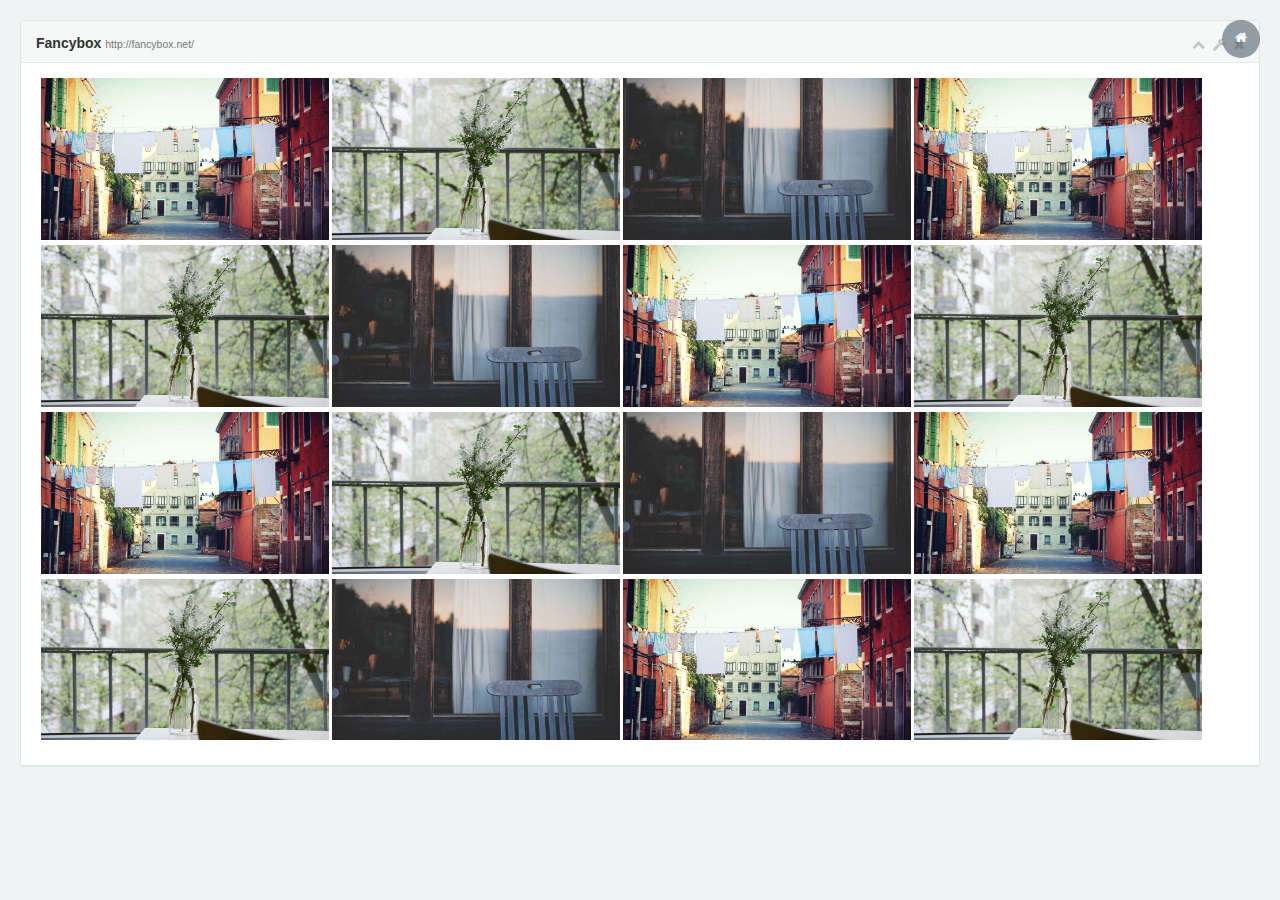
<file: basic_gallery.html>
<!DOCTYPE html>
<html>

<head>

    <meta charset="utf-8">
    <meta name="viewport" content="width=device-width, initial-scale=1.0">


    <title> - 基本图库</title>
    <meta name="keywords" content="">
    <meta name="description" content="">

    <link rel="shortcut icon" href="favicon.ico"> <link href="css/bootstrap.min.css?v=3.3.6" rel="stylesheet">
    <link href="css/font-awesome.css?v=4.4.0" rel="stylesheet">
    <link href="js/plugins/fancybox/jquery.fancybox.css" rel="stylesheet">
    <link href="css/animate.css" rel="stylesheet">
    <link href="css/style.css?v=4.1.0" rel="stylesheet">

</head>

<body class="gray-bg">
    <div class="wrapper wrapper-content">
        <div class="row">
            <div class="col-sm-12">
                <div class="ibox float-e-margins">
                    <div class="ibox-title">
                        <h5>Fancybox <small>http://fancybox.net/</small></h5>
                        <div class="ibox-tools">
                            <a class="collapse-link">
                                <i class="fa fa-chevron-up"></i>
                            </a>
                            <a class="dropdown-toggle" data-toggle="dropdown" href="basic_gallery.html#">
                                <i class="fa fa-wrench"></i>
                            </a>
                            <ul class="dropdown-menu dropdown-user">
                                <li><a href="basic_gallery.html#">选项1</a>
                                </li>
                                <li><a href="basic_gallery.html#">选项2</a>
                                </li>
                            </ul>
                            <a class="close-link">
                                <i class="fa fa-times"></i>
                            </a>
                        </div>
                    </div>
                    <div class="ibox-content">

                        <a class="fancybox" href="img/p1.jpg" title="图片1">
                            <img alt="image" src="img/p_big1.jpg" />
                        </a>
                        <a class="fancybox" href="img/p2.jpg" title="图片2">
                            <img alt="image" src="img/p_big2.jpg" />
                        </a>
                        <a class="fancybox" href="img/p3.jpg" title="图片3">
                            <img alt="image" src="img/p_big3.jpg" />
                        </a>
                        <a class="fancybox" href="img/p1.jpg" title="图片4">
                            <img alt="image" src="img/p_big1.jpg" />
                        </a>
                        <a class="fancybox" href="img/p2.jpg" title="图片5">
                            <img alt="image" src="img/p_big2.jpg" />
                        </a>
                        <a class="fancybox" href="img/p3.jpg" title="图片6">
                            <img alt="image" src="img/p_big3.jpg" />
                        </a>
                        <a class="fancybox" href="img/p1.jpg" title="图片7">
                            <img alt="image" src="img/p_big1.jpg" />
                        </a>
                        <a class="fancybox" href="img/p2.jpg" title="图片8">
                            <img alt="image" src="img/p_big2.jpg" />
                        </a>
                        <a class="fancybox" href="img/p1.jpg" title="图片9">
                            <img alt="image" src="img/p_big1.jpg" />
                        </a>
                        <a class="fancybox" href="img/p2.jpg" title="图片10">
                            <img alt="image" src="img/p_big2.jpg" />
                        </a>
                        <a class="fancybox" href="img/p3.jpg" title="图片11">
                            <img alt="image" src="img/p_big3.jpg" />
                        </a>
                        <a class="fancybox" href="img/p1.jpg" title="图片12">
                            <img alt="image" src="img/p_big1.jpg" />
                        </a>
                        <a class="fancybox" href="img/p2.jpg" title="图片13">
                            <img alt="image" src="img/p_big2.jpg" />
                        </a>
                        <a class="fancybox" href="img/p3.jpg" title="图片14">
                            <img alt="image" src="img/p_big3.jpg" />
                        </a>
                        <a class="fancybox" href="img/p1.jpg" title="图片15">
                            <img alt="image" src="img/p_big1.jpg" />
                        </a>
                        <a class="fancybox" href="img/p2.jpg" title="图片16">
                            <img alt="image" src="img/p_big2.jpg" />
                        </a>


                    </div>
                </div>
            </div>

        </div>
    </div>


    <!-- 全局js -->
    <script src="js/jquery.min.js?v=2.1.4"></script>
    <script src="js/bootstrap.min.js?v=3.3.6"></script>



    <!-- Peity -->
    <script src="js/plugins/peity/jquery.peity.min.js"></script>

    <!-- 自定义js -->
    <script src="js/content.js?v=1.0.0"></script>


    <!-- Fancy box -->
    <script src="js/plugins/fancybox/jquery.fancybox.js"></script>


    <script>
        $(document).ready(function () {
            $('.fancybox').fancybox({
                openEffect: 'none',
                closeEffect: 'none'
            });
        });
    </script>

    
    

</body>

</html>
</file>
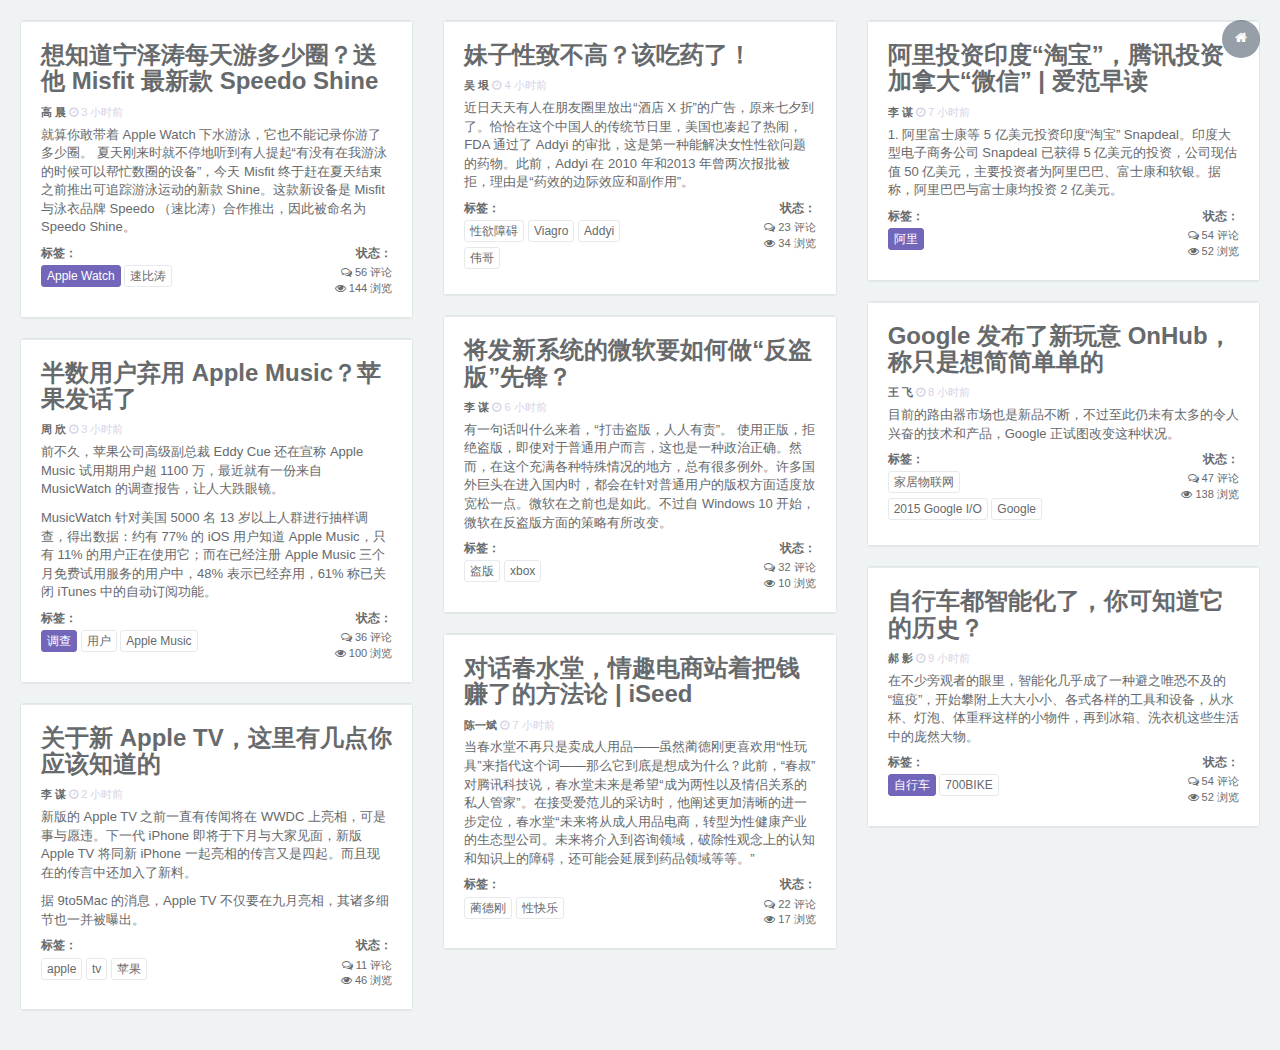
<file: blog.html>
<!DOCTYPE html>
<html>

<head>

    <meta charset="utf-8">
    <meta name="viewport" content="width=device-width, initial-scale=1.0">


    <title> - 文章列表</title>
    <meta name="keywords" content="">
    <meta name="description" content="">

    <link rel="shortcut icon" href="favicon.ico"> <link href="css/bootstrap.min.css?v=3.3.6" rel="stylesheet">
    <link href="css/font-awesome.css?v=4.4.0" rel="stylesheet">

    <link href="css/animate.css" rel="stylesheet">
    <link href="css/style.css?v=4.1.0" rel="stylesheet">

</head>

<body class="gray-bg">
    <div class="wrapper wrapper-content  animated fadeInRight blog">
        <div class="row">
            <div class="col-lg-4">
                <div class="ibox">
                    <div class="ibox-content">
                        <a href="article.html" class="btn-link">
                            <h2>
                                    想知道宁泽涛每天游多少圈？送他 Misfit 最新款 Speedo Shine
                                </h2>
                        </a>
                        <div class="small m-b-xs">
                            <strong>高 晨</strong> <span class="text-muted"><i class="fa fa-clock-o"></i> 3 小时前</span>
                        </div>
                        <p>
                            就算你敢带着 Apple Watch 下水游泳，它也不能记录你游了多少圈。 夏天刚来时就不停地听到有人提起“有没有在我游泳的时候可以帮忙数圈的设备”，今天 Misfit 终于赶在夏天结束之前推出可追踪游泳运动的新款 Shine。这款新设备是 Misfit 与泳衣品牌 Speedo （速比涛）合作推出，因此被命名为 Speedo Shine。
                        </p>
                        <div class="row">
                            <div class="col-md-6">
                                <h5>标签：</h5>
                                <button class="btn btn-primary btn-xs" type="button">Apple Watch</button>
                                <button class="btn btn-white btn-xs" type="button">速比涛</button>
                            </div>
                            <div class="col-md-6">
                                <div class="small text-right">
                                    <h5>状态：</h5>
                                    <div> <i class="fa fa-comments-o"> </i> 56 评论 </div>
                                    <i class="fa fa-eye"> </i> 144 浏览
                                </div>
                            </div>
                        </div>
                    </div>
                </div>
                <div class="ibox">
                    <div class="ibox-content">
                        <a href="article.html" class="btn-link">
                            <h2>
                                    半数用户弃用 Apple Music？苹果发话了
                                </h2>
                        </a>
                        <div class="small m-b-xs">
                            <strong>周 欣</strong> <span class="text-muted"><i class="fa fa-clock-o"></i> 3 小时前</span>
                        </div>
                        <p>
                            前不久，苹果公司高级副总裁 Eddy Cue 还在宣称 Apple Music 试用期用户超 1100 万，最近就有一份来自 MusicWatch 的调查报告，让人大跌眼镜。


                        </p>
                        <p>
                            MusicWatch 针对美国 5000 名 13 岁以上人群进行抽样调查，得出数据：约有 77% 的 iOS 用户知道 Apple Music，只有 11% 的用户正在使用它；而在已经注册 Apple Music 三个月免费试用服务的用户中，48% 表示已经弃用，61% 称已关闭 iTunes 中的自动订阅功能。
                        </p>
                        <div class="row">
                            <div class="col-md-6">
                                <h5>标签：</h5>
                                <button class="btn btn-primary btn-xs" type="button">调查</button>
                                <button class="btn btn-white btn-xs" type="button">用户</button>
                                <button class="btn btn-white btn-xs" type="button">Apple Music</button>
                            </div>
                            <div class="col-md-6">
                                <div class="small text-right">
                                    <h5>状态：</h5>
                                    <div> <i class="fa fa-comments-o"> </i> 36 评论 </div>
                                    <i class="fa fa-eye"> </i> 100 浏览
                                </div>
                            </div>
                        </div>
                    </div>
                </div>
                <div class="ibox">
                    <div class="ibox-content">
                        <a href="article.html" class="btn-link">
                            <h2>
                                    关于新 Apple TV，这里有几点你应该知道的
                                </h2>
                        </a>
                        <div class="small m-b-xs">
                            <strong>李 谋</strong> <span class="text-muted"><i class="fa fa-clock-o"></i> 2 小时前</span>
                        </div>
                        <p>
                            新版的 Apple TV 之前一直有传闻将在 WWDC 上亮相，可是事与愿违。下一代 iPhone 即将于下月与大家见面，新版 Apple TV 将同新 iPhone 一起亮相的传言又是四起。而且现在的传言中还加入了新料。</p>
                        <p>

                            据 9to5Mac 的消息，Apple TV 不仅要在九月亮相，其诸多细节也一并被曝出。
                        </p>
                        <div class="row">
                            <div class="col-md-6">
                                <h5>标签：</h5>
                                <button class="btn btn-white btn-xs" type="button">apple</button>
                                <button class="btn btn-white btn-xs" type="button">tv</button>
                                <button class="btn btn-white btn-xs" type="button">苹果</button>
                            </div>
                            <div class="col-md-6">
                                <div class="small text-right">
                                    <h5>状态：</h5>
                                    <div> <i class="fa fa-comments-o"> </i> 11 评论 </div>
                                    <i class="fa fa-eye"> </i> 46 浏览
                                </div>
                            </div>
                        </div>
                    </div>
                </div>
            </div>
            <div class="col-lg-4">
                <div class="ibox">
                    <div class="ibox-content">
                        <a href="article.html" class="btn-link">
                            <h2>
                                    妹子性致不高？该吃药了！
                                </h2>
                        </a>
                        <div class="small m-b-xs">
                            <strong>吴 垠</strong> <span class="text-muted"><i class="fa fa-clock-o"></i> 4 小时前</span>
                        </div>
                        <p>
                            近日天天有人在朋友圈里放出“酒店 X 折”的广告，原来七夕到了。恰恰在这个中国人的传统节日里，美国也凑起了热闹，FDA 通过了 Addyi 的审批，这是第一种能解决女性性欲问题的药物。此前，Addyi 在 2010 年和2013 年曾两次报批被拒，理由是“药效的边际效应和副作用”。</p>
                        <div class="row">
                            <div class="col-md-6">
                                <h5>标签：</h5>
                                <button class="btn btn-white btn-xs" type="button">性欲障碍</button>
                                <button class="btn btn-white btn-xs" type="button">Viagro</button>
                                <button class="btn btn-white btn-xs" type="button">Addyi</button>
                                <button class="btn btn-white btn-xs" type="button">伟哥</button>
                            </div>
                            <div class="col-md-6">
                                <div class="small text-right">
                                    <h5>状态：</h5>
                                    <div> <i class="fa fa-comments-o"> </i> 23 评论 </div>
                                    <i class="fa fa-eye"> </i> 34 浏览
                                </div>
                            </div>
                        </div>
                    </div>
                </div>
                <div class="ibox">
                    <div class="ibox-content">
                        <a href="article.html" class="btn-link">
                            <h2>

将发新系统的微软要如何做“反盗版”先锋？
                                </h2>
                        </a>
                        <div class="small m-b-xs">
                            <strong>李 谋</strong> <span class="text-muted"><i class="fa fa-clock-o"></i> 6 小时前</span>
                        </div>
                        <p>
                            有一句话叫什么来着，“打击盗版，人人有责”。 使用正版，拒绝盗版，即使对于普通用户而言，这也是一种政治正确。然而，在这个充满各种特殊情况的地方，总有很多例外。许多国外巨头在进入国内时，都会在针对普通用户的版权方面适度放宽松一点。微软在之前也是如此。不过自 Windows 10 开始，微软在反盗版方面的策略有所改变。
                        </p>
                        <div class="row">
                            <div class="col-md-6">
                                <h5>标签：</h5>
                                <button class="btn btn-white btn-xs" type="button">盗版</button>
                                <button class="btn btn-white btn-xs" type="button">xbox</button>
                            </div>
                            <div class="col-md-6">
                                <div class="small text-right">
                                    <h5>状态：</h5>
                                    <div> <i class="fa fa-comments-o"> </i> 32 评论 </div>
                                    <i class="fa fa-eye"> </i> 10 浏览
                                </div>
                            </div>
                        </div>
                    </div>
                </div>
                <div class="ibox">
                    <div class="ibox-content">
                        <a href="article.html" class="btn-link">
                            <h2>
                                    对话春水堂，情趣电商站着把钱赚了的方法论 | iSeed
                                </h2>
                        </a>
                        <div class="small m-b-xs">
                            <strong>陈一斌</strong> <span class="text-muted"><i class="fa fa-clock-o"></i> 7 小时前</span>
                        </div>
                        <p>
                            当春水堂不再只是卖成人用品——虽然蔺德刚更喜欢用“性玩具”来指代这个词——那么它到底是想成为什么？此前，“春叔”对腾讯科技说，春水堂未来是希望“成为两性以及情侣关系的私人管家”。在接受爱范儿的采访时，他阐述更加清晰的进一步定位，春水堂“未来将从成人用品电商，转型为性健康产业的生态型公司。未来将介入到咨询领域，破除性观念上的认知和知识上的障碍，还可能会延展到药品领域等等。”
                        </p>
                        <div class="row">
                            <div class="col-md-6">
                                <h5>标签：</h5>
                                <button class="btn btn-white btn-xs" type="button">蔺德刚</button>
                                <button class="btn btn-white btn-xs" type="button">性快乐</button>

                            </div>
                            <div class="col-md-6">
                                <div class="small text-right">
                                    <h5>状态：</h5>
                                    <div> <i class="fa fa-comments-o"> </i> 22 评论 </div>
                                    <i class="fa fa-eye"> </i> 17 浏览
                                </div>
                            </div>
                        </div>
                    </div>
                </div>
            </div>
            <div class="col-lg-4">
                <div class="ibox">
                    <div class="ibox-content">
                        <a href="article.html" class="btn-link">
                            <h2>
                                    阿里投资印度“淘宝”，腾讯投资加拿大“微信” | 爱范早读
                                </h2>
                        </a>
                        <div class="small m-b-xs">
                            <strong>李 谋</strong> <span class="text-muted"><i class="fa fa-clock-o"></i>  7 小时前</span>
                        </div>
                        <p>
                            1. 阿里富士康等 5 亿美元投资印度“淘宝” Snapdeal。印度大型电子商务公司 Snapdeal 已获得 5 亿美元的投资，公司现估值 50 亿美元，主要投资者为阿里巴巴、富士康和软银。据称，阿里巴巴与富士康均投资 2 亿美元。
                        </p>
                        <div class="row">
                            <div class="col-md-6">
                                <h5>标签：</h5>
                                <button class="btn btn-primary btn-xs" type="button">阿里</button>
                            </div>
                            <div class="col-md-6">
                                <div class="small text-right">
                                    <h5>状态：</h5>
                                    <div> <i class="fa fa-comments-o"> </i> 54 评论 </div>
                                    <i class="fa fa-eye"> </i> 52 浏览
                                </div>
                            </div>
                        </div>
                    </div>
                </div>
                <div class="ibox">
                    <div class="ibox-content">
                        <a href="article.html" class="btn-link">
                            <h2>
                                    Google 发布了新玩意 OnHub，称只是想简简单单的
                                </h2>
                        </a>
                        <div class="small m-b-xs">
                            <strong>王 飞</strong> <span class="text-muted"><i class="fa fa-clock-o"></i> 8 小时前</span>
                        </div>
                        <p>
                            目前的路由器市场也是新品不断，不过至此仍未有太多的令人兴奋的技术和产品，Google 正试图改变这种状况。
                        </p>
                        <div class="row">
                            <div class="col-md-6">
                                <h5>标签：</h5>
                                <button class="btn btn-white btn-xs" type="button">家居物联网</button>
                                <button class="btn btn-white btn-xs" type="button">2015 Google I/O</button>
                                <button class="btn btn-white btn-xs" type="button">Google</button>
                            </div>
                            <div class="col-md-6">
                                <div class="small text-right">
                                    <h5>状态：</h5>
                                    <div> <i class="fa fa-comments-o"> </i> 47 评论 </div>
                                    <i class="fa fa-eye"> </i> 138 浏览
                                </div>
                            </div>
                        </div>
                    </div>
                </div>
                <div class="ibox">
                    <div class="ibox-content">
                        <a href="article.html" class="btn-link">
                            <h2>
                                    自行车都智能化了，你可知道它的历史？
                                </h2>
                        </a>
                        <div class="small m-b-xs">
                            <strong>郝 影</strong> <span class="text-muted"><i class="fa fa-clock-o"></i> 9 小时前</span>
                        </div>
                        <p>
                            在不少旁观者的眼里，智能化几乎成了一种避之唯恐不及的“瘟疫”，开始攀附上大大小小、各式各样的工具和设备，从水杯、灯泡、体重秤这样的小物件，再到冰箱、洗衣机这些生活中的庞然大物。
                        </p>
                        <div class="row">
                            <div class="col-md-6">
                                <h5>标签：</h5>
                                <button class="btn btn-primary btn-xs" type="button">自行车</button>
                                <button class="btn btn-white btn-xs" type="button">700BIKE</button>
                            </div>
                            <div class="col-md-6">
                                <div class="small text-right">
                                    <h5>状态：</h5>
                                    <div> <i class="fa fa-comments-o"> </i> 54 评论 </div>
                                    <i class="fa fa-eye"> </i> 52 浏览
                                </div>
                            </div>
                        </div>
                    </div>
                </div>
            </div>
        </div>
    </div>

    <!-- 全局js -->
    <script src="js/jquery.min.js?v=2.1.4"></script>
    <script src="js/bootstrap.min.js?v=3.3.6"></script>

    <!-- 自定义js -->
    <script src="js/content.js?v=1.0.0"></script>


    
    

</body>

</html>
</file>
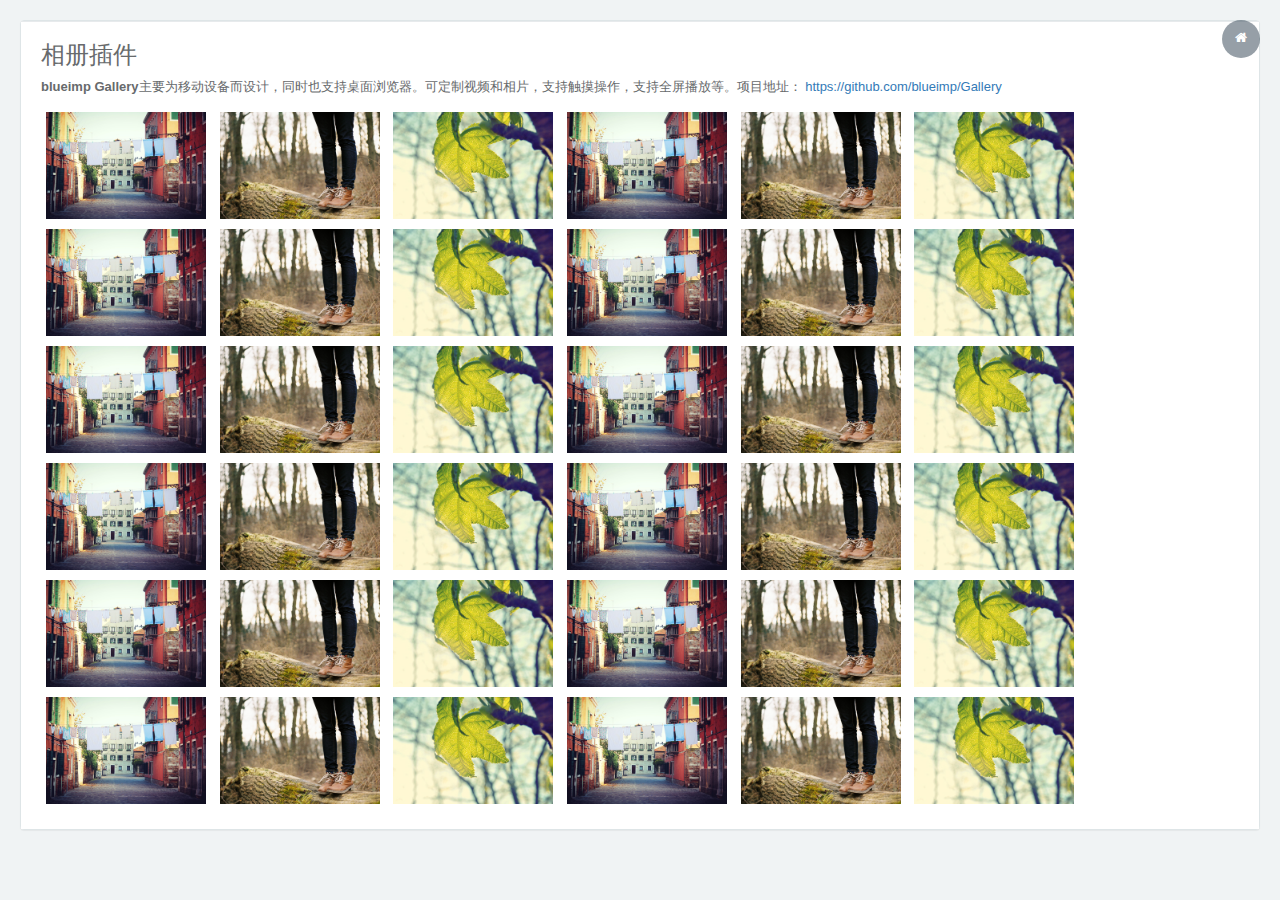
<file: blueimp.html>
<!DOCTYPE html>
<html>

<head>

    <meta charset="utf-8">
    <meta name="viewport" content="width=device-width, initial-scale=1.0">


    <title> - Blueimp相册</title>
    <meta name="keywords" content="">
    <meta name="description" content="">

    <link rel="shortcut icon" href="favicon.ico"> <link href="css/bootstrap.min.css?v=3.3.6" rel="stylesheet">
    <link href="css/font-awesome.css?v=4.4.0" rel="stylesheet">
    <link href="css/plugins/blueimp/css/blueimp-gallery.min.css" rel="stylesheet">

    <link href="css/animate.css" rel="stylesheet">
    <link href="css/style.css?v=4.1.0" rel="stylesheet">

    <style>
        .lightBoxGallery img {
            margin: 5px;
            width: 160px;
        }
    </style>

</head>

<body class="gray-bg">
    <div class="wrapper wrapper-content">
        <div class="row">
            <div class="col-lg-12">
                <div class="ibox float-e-margins">

                    <div class="ibox-content">

                        <h2>相册插件</h2>
                        <p>
                            <strong>blueimp Gallery</strong>主要为移动设备而设计，同时也支持桌面浏览器。可定制视频和相片，支持触摸操作，支持全屏播放等。项目地址： <a href="https://github.com/blueimp/Gallery" target="_blank">https://github.com/blueimp/Gallery</a>
                        </p>

                        <div class="lightBoxGallery">
                            <a href="img/p_big1.jpg" title="图片" data-gallery=""><img src="img/p1.jpg"></a>
                            <a href="img/p_big2.jpg" title="图片" data-gallery=""><img src="img/p2.jpg"></a>
                            <a href="img/p_big3.jpg" title="图片" data-gallery=""><img src="img/p3.jpg"></a>
                            <a href="img/p_big1.jpg" title="图片" data-gallery=""><img src="img/p1.jpg"></a>
                            <a href="img/p_big2.jpg" title="图片" data-gallery=""><img src="img/p2.jpg"></a>
                            <a href="img/p_big3.jpg" title="图片" data-gallery=""><img src="img/p3.jpg"></a>
                            <a href="img/p_big1.jpg" title="图片" data-gallery=""><img src="img/p1.jpg"></a>
                            <a href="img/p_big2.jpg" title="图片" data-gallery=""><img src="img/p2.jpg"></a>
                            <a href="img/p_big3.jpg" title="图片" data-gallery=""><img src="img/p3.jpg"></a>
                            <a href="img/p_big1.jpg" title="图片" data-gallery=""><img src="img/p1.jpg"></a>
                            <a href="img/p_big2.jpg" title="图片" data-gallery=""><img src="img/p2.jpg"></a>
                            <a href="img/p_big3.jpg" title="图片" data-gallery=""><img src="img/p3.jpg"></a>
                            <a href="img/p_big1.jpg" title="图片" data-gallery=""><img src="img/p1.jpg"></a>
                            <a href="img/p_big2.jpg" title="图片" data-gallery=""><img src="img/p2.jpg"></a>
                            <a href="img/p_big3.jpg" title="图片" data-gallery=""><img src="img/p3.jpg"></a>
                            <a href="img/p_big1.jpg" title="图片" data-gallery=""><img src="img/p1.jpg"></a>
                            <a href="img/p_big2.jpg" title="图片" data-gallery=""><img src="img/p2.jpg"></a>
                            <a href="img/p_big3.jpg" title="图片" data-gallery=""><img src="img/p3.jpg"></a>
                            <a href="img/p_big1.jpg" title="图片" data-gallery=""><img src="img/p1.jpg"></a>
                            <a href="img/p_big2.jpg" title="图片" data-gallery=""><img src="img/p2.jpg"></a>
                            <a href="img/p_big3.jpg" title="图片" data-gallery=""><img src="img/p3.jpg"></a>
                            <a href="img/p_big1.jpg" title="图片" data-gallery=""><img src="img/p1.jpg"></a>
                            <a href="img/p_big2.jpg" title="图片" data-gallery=""><img src="img/p2.jpg"></a>
                            <a href="img/p_big3.jpg" title="图片" data-gallery=""><img src="img/p3.jpg"></a>
                            <a href="img/p_big1.jpg" title="图片" data-gallery=""><img src="img/p1.jpg"></a>
                            <a href="img/p_big2.jpg" title="图片" data-gallery=""><img src="img/p2.jpg"></a>
                            <a href="img/p_big3.jpg" title="图片" data-gallery=""><img src="img/p3.jpg"></a>
                            <a href="img/p_big1.jpg" title="图片" data-gallery=""><img src="img/p1.jpg"></a>
                            <a href="img/p_big2.jpg" title="图片" data-gallery=""><img src="img/p2.jpg"></a>
                            <a href="img/p_big3.jpg" title="图片" data-gallery=""><img src="img/p3.jpg"></a>
                            <a href="img/p_big1.jpg" title="图片" data-gallery=""><img src="img/p1.jpg"></a>
                            <a href="img/p_big2.jpg" title="图片" data-gallery=""><img src="img/p2.jpg"></a>
                            <a href="img/p_big3.jpg" title="图片" data-gallery=""><img src="img/p3.jpg"></a>
                            <a href="img/p_big1.jpg" title="图片" data-gallery=""><img src="img/p1.jpg"></a>
                            <a href="img/p_big2.jpg" title="图片" data-gallery=""><img src="img/p2.jpg"></a>
                            <a href="img/p_big3.jpg" title="图片" data-gallery=""><img src="img/p3.jpg"></a>

                            <div id="blueimp-gallery" class="blueimp-gallery">
                                <div class="slides"></div>
                                <h3 class="title"></h3>
                                <a class="prev">‹</a>
                                <a class="next">›</a>
                                <a class="close">×</a>
                                <a class="play-pause"></a>
                                <ol class="indicator"></ol>
                            </div>
                        </div>
                    </div>
                </div>
            </div>
        </div>
    </div>

    <!-- 全局js -->
    <script src="js/jquery.min.js?v=2.1.4"></script>
    <script src="js/bootstrap.min.js?v=3.3.6"></script>

    <!-- 自定义js -->
    <script src="js/content.js?v=1.0.0"></script>

    <!-- blueimp gallery -->
    <script src="js/plugins/blueimp/jquery.blueimp-gallery.min.js"></script>

    
    

</body>

</html>
</file>
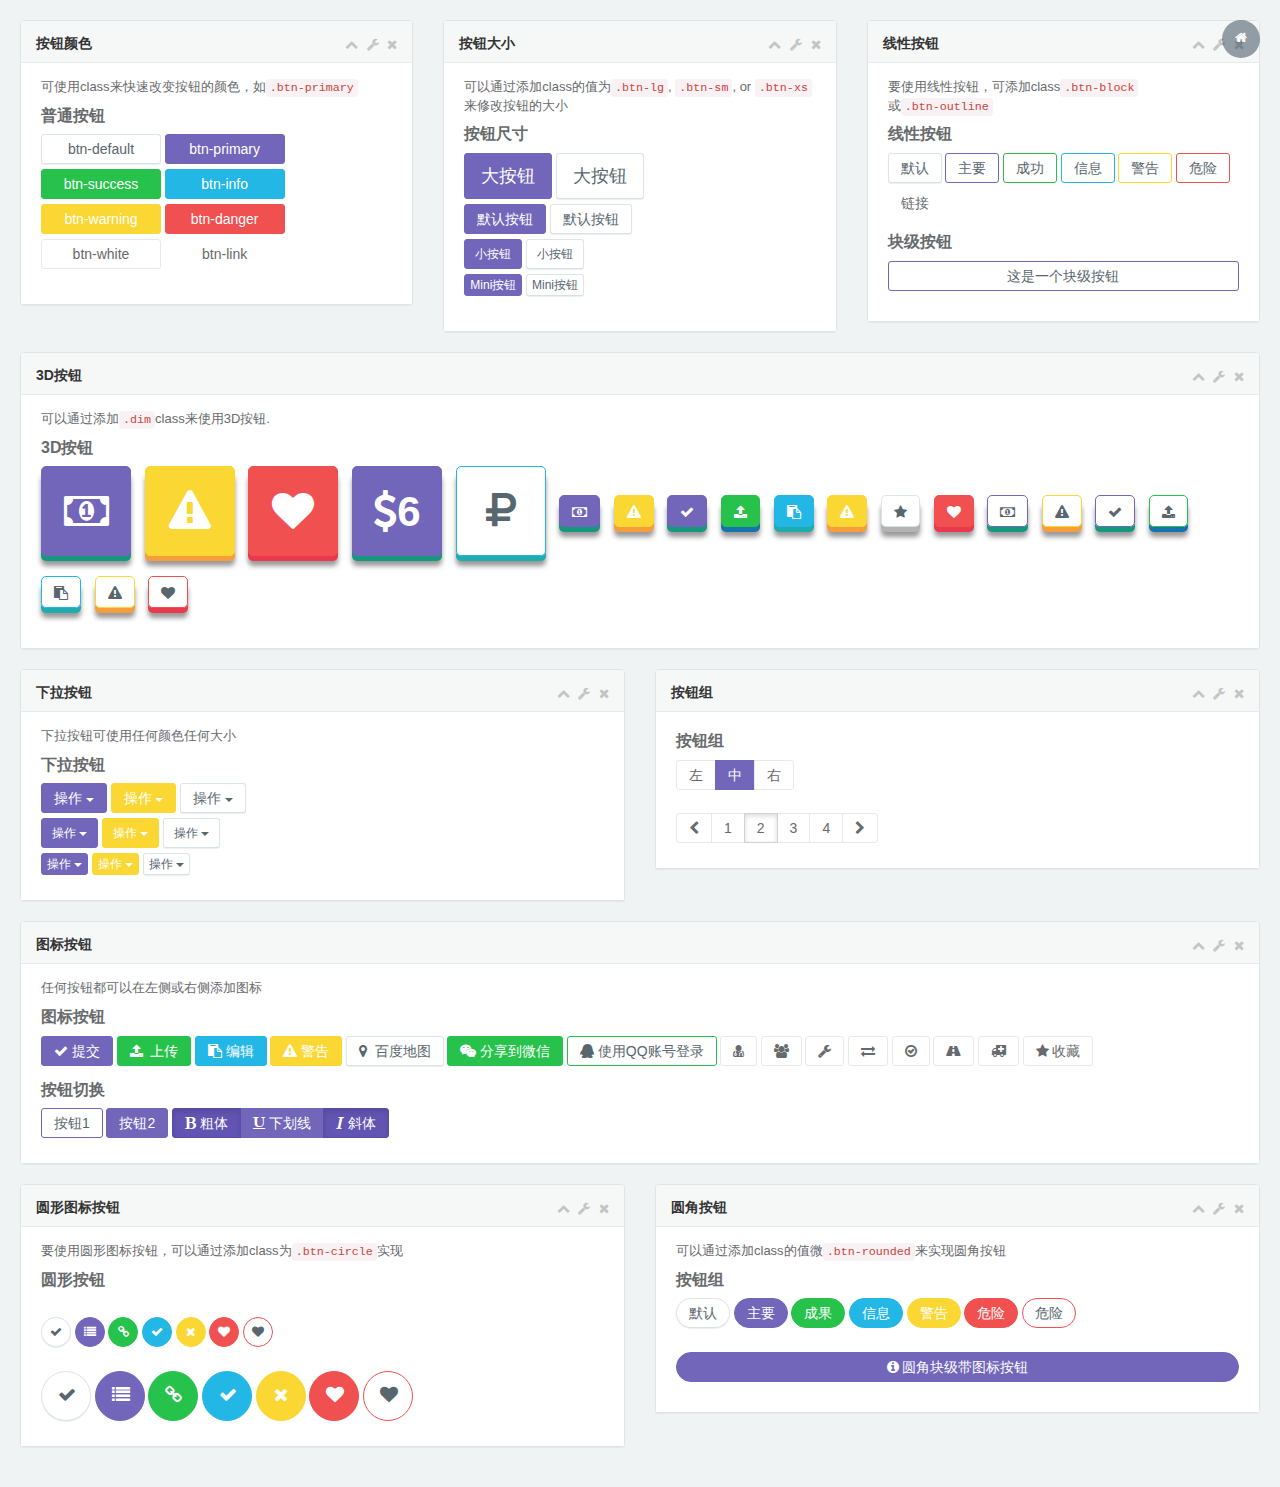
<file: buttons.html>
<!DOCTYPE html>
<html>

<head>

    <meta charset="utf-8">
    <meta name="viewport" content="width=device-width, initial-scale=1.0">


    <title> - 按钮</title>
    <meta name="keywords" content="">
    <meta name="description" content="">

    <link rel="shortcut icon" href="favicon.ico"> <link href="css/bootstrap.min.css?v=3.3.6" rel="stylesheet">
    <link href="css/font-awesome.css?v=4.4.0" rel="stylesheet">

    <link href="css/animate.css" rel="stylesheet">
    <link href="css/style.css?v=4.1.0" rel="stylesheet">

</head>

<body class="gray-bg">
    <div class="row wrapper wrapper-content animated fadeInRight">
        <div class="col-sm-4">
            <div class="ibox float-e-margins">
                <div class="ibox-title">
                    <h5>按钮颜色</h5>
                    <div class="ibox-tools">
                        <a class="collapse-link">
                            <i class="fa fa-chevron-up"></i>
                        </a>
                        <a class="dropdown-toggle" data-toggle="dropdown" href="buttons.html#">
                            <i class="fa fa-wrench"></i>
                        </a>
                        <ul class="dropdown-menu dropdown-user">
                            <li><a href="buttons.html#">选项1</a>
                            </li>
                            <li><a href="buttons.html#">选项2</a>
                            </li>
                        </ul>
                        <a class="close-link">
                            <i class="fa fa-times"></i>
                        </a>
                    </div>
                </div>
                <div class="ibox-content">
                    <p>
                        可使用class来快速改变按钮的颜色，如<code>.btn-primary</code>
                    </p>

                    <h3 class="font-bold">
                            普通按钮
                        </h3>
                    <p>
                        <button type="button" class="btn btn-w-m btn-default">btn-default</button>
                        <button type="button" class="btn btn-w-m btn-primary">btn-primary</button>
                        <button type="button" class="btn btn-w-m btn-success">btn-success</button>
                        <button type="button" class="btn btn-w-m btn-info">btn-info</button>
                        <button type="button" class="btn btn-w-m btn-warning">btn-warning</button>
                        <button type="button" class="btn btn-w-m btn-danger">btn-danger</button>
                        <button type="button" class="btn btn-w-m btn-white">btn-white</button>
                        <button type="button" class="btn btn-w-m btn-link">btn-link</button>
                    </p>
                </div>
            </div>
        </div>
        <div class="col-sm-4">
            <div class="ibox float-e-margins">
                <div class="ibox-title">
                    <h5>按钮大小</h5>
                    <div class="ibox-tools">
                        <a class="collapse-link">
                            <i class="fa fa-chevron-up"></i>
                        </a>
                        <a class="dropdown-toggle" data-toggle="dropdown" href="buttons.html#">
                            <i class="fa fa-wrench"></i>
                        </a>
                        <ul class="dropdown-menu dropdown-user">
                            <li><a href="buttons.html#">选项1</a>
                            </li>
                            <li><a href="buttons.html#">选项2</a>
                            </li>
                        </ul>
                        <a class="close-link">
                            <i class="fa fa-times"></i>
                        </a>
                    </div>
                </div>
                <div class="ibox-content">
                    <p>
                        可以通过添加class的值为<code>.btn-lg</code>, <code>.btn-sm</code>, or <code>.btn-xs</code>来修改按钮的大小
                    </p>
                    <h3 class="font-bold">按钮尺寸</h3>
                    <p>
                        <button type="button" class="btn btn-primary btn-lg">大按钮</button>
                        <button type="button" class="btn btn-default btn-lg">大按钮</button>
                        <br/>
                        <button type="button" class="btn btn-primary">默认按钮</button>
                        <button type="button" class="btn btn-default">默认按钮</button>
                        <br/>
                        <button type="button" class="btn btn-primary btn-sm">小按钮</button>
                        <button type="button" class="btn btn-default btn-sm">小按钮</button>
                        <br/>
                        <button type="button" class="btn btn-primary btn-xs">Mini按钮</button>
                        <button type="button" class="btn btn-default btn-xs">Mini按钮</button>
                    </p>
                </div>
            </div>
        </div>
        <div class="col-sm-4">
            <div class="ibox float-e-margins">
                <div class="ibox-title">
                    <h5>线性按钮</h5>
                    <div class="ibox-tools">
                        <a class="collapse-link">
                            <i class="fa fa-chevron-up"></i>
                        </a>
                        <a class="dropdown-toggle" data-toggle="dropdown" href="buttons.html#">
                            <i class="fa fa-wrench"></i>
                        </a>
                        <ul class="dropdown-menu dropdown-user">
                            <li><a href="buttons.html#">选项1</a>
                            </li>
                            <li><a href="buttons.html#">选项2</a>
                            </li>
                        </ul>
                        <a class="close-link">
                            <i class="fa fa-times"></i>
                        </a>
                    </div>
                </div>
                <div class="ibox-content">
                    <p>
                        要使用线性按钮，可添加class<code>.btn-block</code>或<code>.btn-outline</code>
                    </p>

                    <h3 class="font-bold">线性按钮</h3>
                    <p>
                        <button type="button" class="btn btn-outline btn-default">默认</button>
                        <button type="button" class="btn btn-outline btn-primary">主要</button>
                        <button type="button" class="btn btn-outline btn-success">成功</button>
                        <button type="button" class="btn btn-outline btn-info">信息</button>
                        <button type="button" class="btn btn-outline btn-warning">警告</button>
                        <button type="button" class="btn btn-outline btn-danger">危险</button>
                        <button type="button" class="btn btn-outline btn-link">链接</button>
                    </p>
                    <h3 class="font-bold">块级按钮</h3>
                    <p>
                        <button type="button" class="btn btn-block btn-outline btn-primary">这是一个块级按钮</button>
                    </p>
                </div>
            </div>
        </div>
        <div class="col-sm-12">
            <div class="ibox float-e-margins">
                <div class="ibox-title">
                    <h5>3D按钮</h5>
                    <div class="ibox-tools">
                        <a class="collapse-link">
                            <i class="fa fa-chevron-up"></i>
                        </a>
                        <a class="dropdown-toggle" data-toggle="dropdown" href="buttons.html#">
                            <i class="fa fa-wrench"></i>
                        </a>
                        <ul class="dropdown-menu dropdown-user">
                            <li><a href="buttons.html#">选项1</a>
                            </li>
                            <li><a href="buttons.html#">选项2</a>
                            </li>
                        </ul>
                        <a class="close-link">
                            <i class="fa fa-times"></i>
                        </a>
                    </div>
                </div>
                <div class="ibox-content">
                    <p>
                        可以通过添加<code>.dim</code>class来使用3D按钮.
                    </p>
                    <h3 class="font-bold">3D按钮</h3>

                    <button class="btn btn-primary dim btn-large-dim" type="button"><i class="fa fa-money"></i>
                    </button>
                    <button class="btn btn-warning dim btn-large-dim" type="button"><i class="fa fa-warning"></i>
                    </button>
                    <button class="btn btn-danger  dim btn-large-dim" type="button"><i class="fa fa-heart"></i>
                    </button>
                    <button class="btn btn-primary  dim btn-large-dim" type="button"><i class="fa fa-dollar"></i>6</button>
                    <button class="btn btn-info  dim btn-large-dim btn-outline" type="button"><i class="fa fa-ruble"></i>
                    </button>
                    <button class="btn btn-primary dim" type="button"><i class="fa fa-money"></i>
                    </button>
                    <button class="btn btn-warning dim" type="button"><i class="fa fa-warning"></i>
                    </button>
                    <button class="btn btn-primary dim" type="button"><i class="fa fa-check"></i>
                    </button>
                    <button class="btn btn-success  dim" type="button"><i class="fa fa-upload"></i>
                    </button>
                    <button class="btn btn-info  dim" type="button"><i class="fa fa-paste"></i>
                    </button>
                    <button class="btn btn-warning  dim" type="button"><i class="fa fa-warning"></i>
                    </button>
                    <button class="btn btn-default  dim " type="button"><i class="fa fa-star"></i>
                    </button>
                    <button class="btn btn-danger  dim " type="button"><i class="fa fa-heart"></i>
                    </button>

                    <button class="btn btn-outline btn-primary dim" type="button"><i class="fa fa-money"></i>
                    </button>
                    <button class="btn btn-outline btn-warning dim" type="button"><i class="fa fa-warning"></i>
                    </button>
                    <button class="btn btn-outline btn-primary dim" type="button"><i class="fa fa-check"></i>
                    </button>
                    <button class="btn btn-outline btn-success  dim" type="button"><i class="fa fa-upload"></i>
                    </button>
                    <button class="btn btn-outline btn-info  dim" type="button"><i class="fa fa-paste"></i>
                    </button>
                    <button class="btn btn-outline btn-warning  dim" type="button"><i class="fa fa-warning"></i>
                    </button>
                    <button class="btn btn-outline btn-danger  dim " type="button"><i class="fa fa-heart"></i>
                    </button>

                </div>
            </div>
        </div>
        <div class="col-sm-12">
            <div class="row">
                <div class="col-sm-6">
                    <div class="ibox float-e-margins">
                        <div class="ibox-title">
                            <h5>下拉按钮</h5>
                            <div class="ibox-tools">
                                <a class="collapse-link">
                                    <i class="fa fa-chevron-up"></i>
                                </a>
                                <a class="dropdown-toggle" data-toggle="dropdown" href="buttons.html#">
                                    <i class="fa fa-wrench"></i>
                                </a>
                                <ul class="dropdown-menu dropdown-user">
                                    <li><a href="buttons.html#">选项1</a>
                                    </li>
                                    <li><a href="buttons.html#">选项2</a>
                                    </li>
                                </ul>
                                <a class="close-link">
                                    <i class="fa fa-times"></i>
                                </a>
                            </div>
                        </div>
                        <div class="ibox-content">
                            <p>
                                下拉按钮可使用任何颜色任何大小
                            </p>

                            <h3 class="font-bold">下拉按钮</h3>
                            <div class="btn-group">
                                <button data-toggle="dropdown" class="btn btn-primary dropdown-toggle">操作 <span class="caret"></span>
                                </button>
                                <ul class="dropdown-menu">
                                    <li><a href="buttons.html#">置顶</a>
                                    </li>
                                    <li><a href="buttons.html#" class="font-bold">修改</a>
                                    </li>
                                    <li><a href="buttons.html#">禁用</a>
                                    </li>
                                    <li class="divider"></li>
                                    <li><a href="buttons.html#">删除</a>
                                    </li>
                                </ul>
                            </div>
                            <div class="btn-group">
                                <button data-toggle="dropdown" class="btn btn-warning dropdown-toggle">操作 <span class="caret"></span>
                                </button>
                                <ul class="dropdown-menu">
                                    <li><a href="buttons.html#">置顶</a>
                                    </li>
                                    <li><a href="buttons.html#">修改</a>
                                    </li>
                                    <li><a href="buttons.html#">禁用</a>
                                    </li>
                                    <li class="divider"></li>
                                    <li><a href="buttons.html#">删除</a>
                                    </li>
                                </ul>
                            </div>
                            <div class="btn-group">
                                <button data-toggle="dropdown" class="btn btn-default dropdown-toggle">操作 <span class="caret"></span>
                                </button>
                                <ul class="dropdown-menu">
                                    <li><a href="buttons.html#">置顶</a>
                                    </li>
                                    <li><a href="buttons.html#" class="font-bold">修改</a>
                                    </li>
                                    <li><a href="buttons.html#">禁用</a>
                                    </li>
                                    <li class="divider"></li>
                                    <li><a href="buttons.html#">删除</a>
                                    </li>
                                </ul>
                            </div>

                            <br/>
                            <div class="btn-group">
                                <button data-toggle="dropdown" class="btn btn-primary btn-sm dropdown-toggle">操作 <span class="caret"></span>
                                </button>
                                <ul class="dropdown-menu">
                                    <li><a href="buttons.html#">置顶</a>
                                    </li>
                                    <li><a href="buttons.html#" class="font-bold">修改</a>
                                    </li>
                                    <li><a href="buttons.html#">禁用</a>
                                    </li>
                                    <li class="divider"></li>
                                    <li><a href="buttons.html#">删除</a>
                                    </li>
                                </ul>
                            </div>
                            <div class="btn-group">
                                <button data-toggle="dropdown" class="btn btn-warning btn-sm dropdown-toggle">操作 <span class="caret"></span>
                                </button>
                                <ul class="dropdown-menu">
                                    <li><a href="buttons.html#">置顶</a>
                                    </li>
                                    <li><a href="buttons.html#" class="font-bold">修改</a>
                                    </li>
                                    <li><a href="buttons.html#">禁用</a>
                                    </li>
                                    <li class="divider"></li>
                                    <li><a href="buttons.html#">删除</a>
                                    </li>
                                </ul>
                            </div>
                            <div class="btn-group">
                                <button data-toggle="dropdown" class="btn btn-default btn-sm dropdown-toggle">操作 <span class="caret"></span>
                                </button>
                                <ul class="dropdown-menu">
                                    <li><a href="buttons.html#">置顶</a>
                                    </li>
                                    <li><a href="buttons.html#" class="font-bold">修改</a>
                                    </li>
                                    <li><a href="buttons.html#">禁用</a>
                                    </li>
                                    <li class="divider"></li>
                                    <li><a href="buttons.html#">删除</a>
                                    </li>
                                </ul>
                            </div>
                            <br/>
                            <div class="btn-group">
                                <button data-toggle="dropdown" class="btn btn-primary btn-xs dropdown-toggle">操作 <span class="caret"></span>
                                </button>
                                <ul class="dropdown-menu">
                                    <li><a href="buttons.html#">置顶</a>
                                    </li>
                                    <li><a href="buttons.html#" class="font-bold">修改</a>
                                    </li>
                                    <li><a href="buttons.html#">禁用</a>
                                    </li>
                                    <li class="divider"></li>
                                    <li><a href="buttons.html#">删除</a>
                                    </li>
                                </ul>
                            </div>
                            <div class="btn-group">
                                <button data-toggle="dropdown" class="btn btn-warning btn-xs dropdown-toggle">操作 <span class="caret"></span>
                                </button>
                                <ul class="dropdown-menu">
                                    <li><a href="buttons.html#">置顶</a>
                                    </li>
                                    <li><a href="buttons.html#" class="font-bold">修改</a>
                                    </li>
                                    <li><a href="buttons.html#">禁用</a>
                                    </li>
                                    <li class="divider"></li>
                                    <li><a href="buttons.html#">删除</a>
                                    </li>
                                </ul>
                            </div>
                            <div class="btn-group">
                                <button data-toggle="dropdown" class="btn btn-default btn-xs dropdown-toggle">操作 <span class="caret"></span>
                                </button>
                                <ul class="dropdown-menu">
                                    <li><a href="buttons.html#">置顶</a>
                                    </li>
                                    <li><a href="buttons.html#" class="font-bold">修改</a>
                                    </li>
                                    <li><a href="buttons.html#">禁用</a>
                                    </li>
                                    <li class="divider"></li>
                                    <li><a href="buttons.html#">删除</a>
                                    </li>
                                </ul>
                            </div>
                        </div>
                    </div>
                </div>
                <div class="col-sm-6">
                    <div class="ibox float-e-margins">
                        <div class="ibox-title">
                            <h5>按钮组</h5>
                            <div class="ibox-tools">
                                <a class="collapse-link">
                                    <i class="fa fa-chevron-up"></i>
                                </a>
                                <a class="dropdown-toggle" data-toggle="dropdown" href="buttons.html#">
                                    <i class="fa fa-wrench"></i>
                                </a>
                                <ul class="dropdown-menu dropdown-user">
                                    <li><a href="buttons.html#">选项1</a>
                                    </li>
                                    <li><a href="buttons.html#">选项2</a>
                                    </li>
                                </ul>
                                <a class="close-link">
                                    <i class="fa fa-times"></i>
                                </a>
                            </div>
                        </div>
                        <div class="ibox-content">

                            <h3 class="font-bold">按钮组</h3>
                            <div class="btn-group">
                                <button class="btn btn-white" type="button">左</button>
                                <button class="btn btn-primary" type="button">中</button>
                                <button class="btn btn-white" type="button">右</button>
                            </div>
                            <br/>
                            <br/>
                            <div class="btn-group">
                                <button type="button" class="btn btn-white"><i class="fa fa-chevron-left"></i>
                                </button>
                                <button class="btn btn-white">1</button>
                                <button class="btn btn-white  active">2</button>
                                <button class="btn btn-white">3</button>
                                <button class="btn btn-white">4</button>
                                <button type="button" class="btn btn-white"><i class="fa fa-chevron-right"></i>
                                </button>
                            </div>
                        </div>
                    </div>
                </div>
            </div>
            <div class="ibox float-e-margins">
                <div class="ibox-title">
                    <h5>图标按钮 </h5>
                    <div class="ibox-tools">
                        <a class="collapse-link">
                            <i class="fa fa-chevron-up"></i>
                        </a>
                        <a class="dropdown-toggle" data-toggle="dropdown" href="buttons.html#">
                            <i class="fa fa-wrench"></i>
                        </a>
                        <ul class="dropdown-menu dropdown-user">
                            <li><a href="buttons.html#">选项1</a>
                            </li>
                            <li><a href="buttons.html#">选项2</a>
                            </li>
                        </ul>
                        <a class="close-link">
                            <i class="fa fa-times"></i>
                        </a>
                    </div>
                </div>
                <div class="ibox-content">
                    <p>
                        任何按钮都可以在左侧或右侧添加图标
                    </p>

                    <h3 class="font-bold">图标按钮</h3>
                    <p>
                        <button class="btn btn-primary " type="button"><i class="fa fa-check"></i>&nbsp;提交</button>
                        <button class="btn btn-success " type="button"><i class="fa fa-upload"></i>&nbsp;&nbsp;<span class="bold">上传</span>
                        </button>
                        <button class="btn btn-info " type="button"><i class="fa fa-paste"></i> 编辑</button>
                        <button class="btn btn-warning " type="button"><i class="fa fa-warning"></i> <span class="bold">警告</span>
                        </button>
                        <button class="btn btn-default " type="button"><i class="fa fa-map-marker"></i>&nbsp;&nbsp;百度地图</button>

                        <a class="btn btn-success">
                            <i class="fa fa-weixin"> </i> 分享到微信
                        </a>
                        <a class="btn btn-success btn-outline">
                            <i class="fa fa-qq"> </i> 使用QQ账号登录
                        </a>
                        <a class="btn btn-white btn-bitbucket">
                            <i class="fa fa-user-md"></i>
                        </a>
                        <a class="btn btn-white btn-bitbucket">
                            <i class="fa fa-group"></i>
                        </a>
                        <a class="btn btn-white btn-bitbucket">
                            <i class="fa fa-wrench"></i>
                        </a>
                        <a class="btn btn-white btn-bitbucket">
                            <i class="fa fa-exchange"></i>
                        </a>
                        <a class="btn btn-white btn-bitbucket">
                            <i class="fa fa-check-circle-o"></i>
                        </a>
                        <a class="btn btn-white btn-bitbucket">
                            <i class="fa fa-road"></i>
                        </a>
                        <a class="btn btn-white btn-bitbucket">
                            <i class="fa fa-ambulance"></i>
                        </a>
                        <a class="btn btn-white btn-bitbucket">
                            <i class="fa fa-star"></i> 收藏
                        </a>
                    </p>

                    <h3 class="font-bold">按钮切换</h3>
                    <button data-toggle="button" class="btn btn-primary btn-outline" type="button">按钮1</button>
                    <button data-toggle="button" class="btn btn-primary" type="button">按钮2</button>
                    <div data-toggle="buttons-checkbox" class="btn-group">
                        <button class="btn btn-primary active" type="button"><i class="fa fa-bold"></i> 粗体</button>
                        <button class="btn btn-primary" type="button"><i class="fa fa-underline"></i> 下划线</button>
                        <button class="btn btn-primary active" type="button"><i class="fa fa-italic"></i> 斜体</button>
                    </div>
                </div>
            </div>
        </div>
        <div class="col-sm-12">
            <div class="row">
                <div class="col-sm-6">
                    <div class="ibox float-e-margins">
                        <div class="ibox-title">
                            <h5>圆形图标按钮</h5>
                            <div class="ibox-tools">
                                <a class="collapse-link">
                                    <i class="fa fa-chevron-up"></i>
                                </a>
                                <a class="dropdown-toggle" data-toggle="dropdown" href="buttons.html#">
                                    <i class="fa fa-wrench"></i>
                                </a>
                                <ul class="dropdown-menu dropdown-user">
                                    <li><a href="buttons.html#">选项1</a>
                                    </li>
                                    <li><a href="buttons.html#">选项2</a>
                                    </li>
                                </ul>
                                <a class="close-link">
                                    <i class="fa fa-times"></i>
                                </a>
                            </div>
                        </div>
                        <div class="ibox-content">
                            <p>
                                要使用圆形图标按钮，可以通过添加class为<code>.btn-circle</code>实现
                            </p>

                            <h3 class="font-bold">圆形按钮</h3>
                            <br/>
                            <button class="btn btn-default btn-circle" type="button"><i class="fa fa-check"></i>
                            </button>
                            <button class="btn btn-primary btn-circle" type="button"><i class="fa fa-list"></i>
                            </button>
                            <button class="btn btn-success btn-circle" type="button"><i class="fa fa-link"></i>
                            </button>
                            <button class="btn btn-info btn-circle" type="button"><i class="fa fa-check"></i>
                            </button>
                            <button class="btn btn-warning btn-circle" type="button"><i class="fa fa-times"></i>
                            </button>
                            <button class="btn btn-danger btn-circle" type="button"><i class="fa fa-heart"></i>
                            </button>
                            <button class="btn btn-danger btn-circle btn-outline" type="button"><i class="fa fa-heart"></i>
                            </button>
                            <br/>
                            <br/>
                            <button class="btn btn-default btn-circle btn-lg" type="button"><i class="fa fa-check"></i>
                            </button>
                            <button class="btn btn-primary btn-circle btn-lg" type="button"><i class="fa fa-list"></i>
                            </button>
                            <button class="btn btn-success btn-circle btn-lg" type="button"><i class="fa fa-link"></i>
                            </button>
                            <button class="btn btn-info btn-circle btn-lg" type="button"><i class="fa fa-check"></i>
                            </button>
                            <button class="btn btn-warning btn-circle btn-lg" type="button"><i class="fa fa-times"></i>
                            </button>
                            <button class="btn btn-danger btn-circle btn-lg" type="button"><i class="fa fa-heart"></i>
                            </button>
                            <button class="btn btn-danger btn-circle btn-lg btn-outline" type="button"><i class="fa fa-heart"></i>
                            </button>

                        </div>
                    </div>
                </div>
                <div class="col-sm-6">
                    <div class="ibox float-e-margins">
                        <div class="ibox-title">
                            <h5>圆角按钮</h5>
                            <div class="ibox-tools">
                                <a class="collapse-link">
                                    <i class="fa fa-chevron-up"></i>
                                </a>
                                <a class="dropdown-toggle" data-toggle="dropdown" href="buttons.html#">
                                    <i class="fa fa-wrench"></i>
                                </a>
                                <ul class="dropdown-menu dropdown-user">
                                    <li><a href="buttons.html#">选项1</a>
                                    </li>
                                    <li><a href="buttons.html#">选项2</a>
                                    </li>
                                </ul>
                                <a class="close-link">
                                    <i class="fa fa-times"></i>
                                </a>
                            </div>
                        </div>
                        <div class="ibox-content">
                            <p>
                                可以通过添加class的值微<code>.btn-rounded</code>来实现圆角按钮
                            </p>

                            <h3 class="font-bold">按钮组</h3>
                            <p>
                                <a class="btn btn-default btn-rounded" href="buttons.html#">默认</a>
                                <a class="btn btn-primary btn-rounded" href="buttons.html#">主要</a>
                                <a class="btn btn-success btn-rounded" href="buttons.html#">成果</a>
                                <a class="btn btn-info btn-rounded" href="buttons.html#">信息</a>
                                <a class="btn btn-warning btn-rounded" href="buttons.html#">警告</a>
                                <a class="btn btn-danger btn-rounded" href="buttons.html#">危险</a>
                                <a class="btn btn-danger btn-rounded btn-outline" href="buttons.html#">危险</a>
                                <br/>
                                <br/>
                                <a class="btn btn-primary btn-rounded btn-block" href="buttons.html#"><i class="fa fa-info-circle"></i> 圆角块级带图标按钮</a>
                            </p>
                        </div>
                    </div>
                </div>

            </div>
        </div>
    </div>

    <!-- 全局js -->
    <script src="js/jquery.min.js?v=2.1.4"></script>
    <script src="js/bootstrap.min.js?v=3.3.6"></script>



    <!-- 自定义js -->
    <script src="js/content.js?v=1.0.0"></script>



    
    

</body>

</html>
</file>
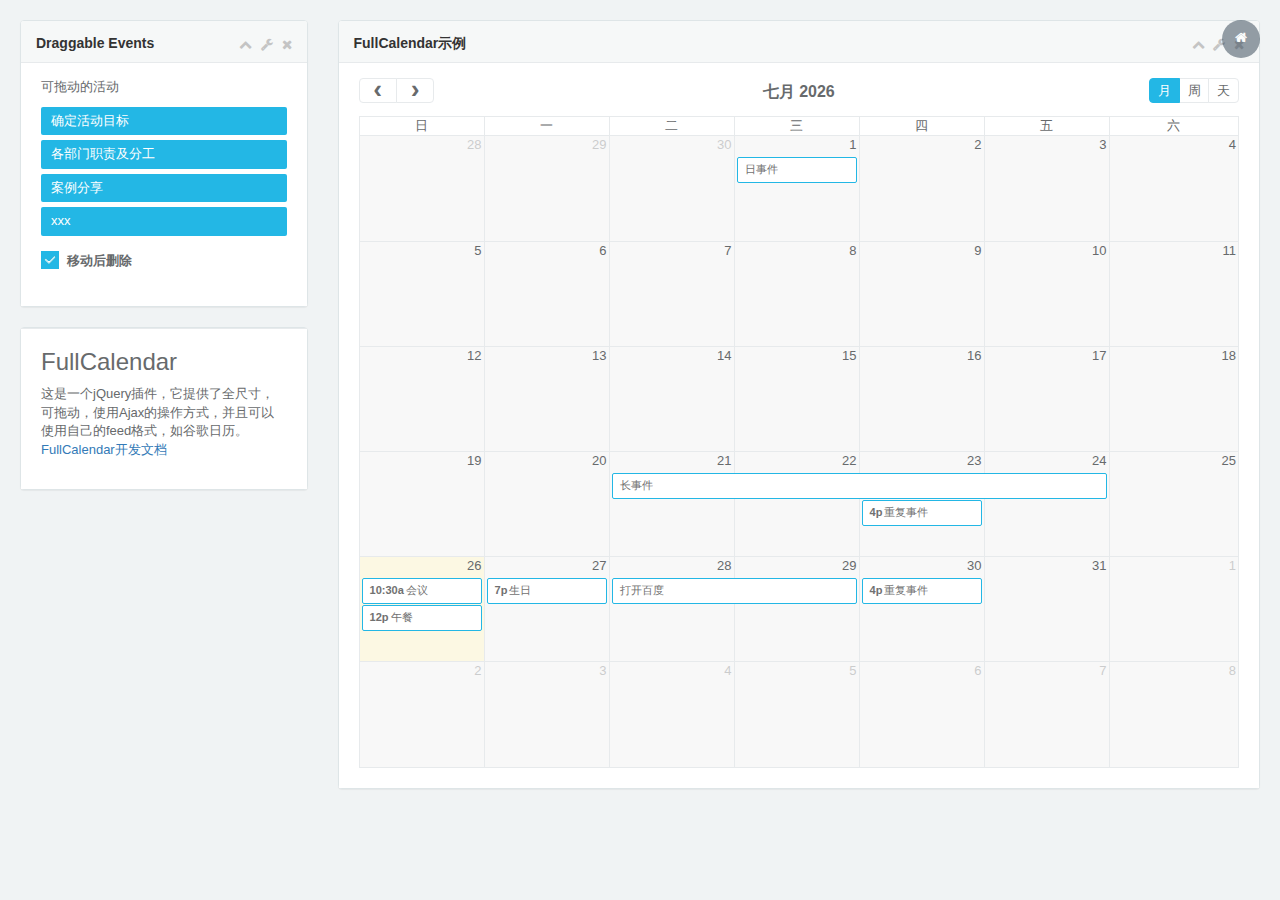
<file: calendar.html>
<!DOCTYPE html>
<html>

<head>

    <meta charset="utf-8">
    <meta name="viewport" content="width=device-width, initial-scale=1.0">


    <title> - 日历</title>
    <meta name="keywords" content="">
    <meta name="description" content="">

    <link rel="shortcut icon" href="favicon.ico"> <link href="css/bootstrap.min.css?v=3.3.6" rel="stylesheet">
    <link href="css/font-awesome.css?v=4.4.0" rel="stylesheet">

    <link href="css/plugins/iCheck/custom.css" rel="stylesheet">

    <link href="css/plugins/fullcalendar/fullcalendar.css" rel="stylesheet">
    <link href="css/plugins/fullcalendar/fullcalendar.print.css" rel="stylesheet">

    <link href="css/animate.css" rel="stylesheet">
    <link href="css/style.css?v=4.1.0" rel="stylesheet">

</head>

<body class="gray-bg">
    <div class="wrapper wrapper-content">
        <div class="row animated fadeInDown">
            <div class="col-sm-3">
                <div class="ibox float-e-margins">
                    <div class="ibox-title">
                        <h5>Draggable Events</h5>
                        <div class="ibox-tools">
                            <a class="collapse-link">
                                <i class="fa fa-chevron-up"></i>
                            </a>
                            <a class="dropdown-toggle" data-toggle="dropdown" href="calendar.html#">
                                <i class="fa fa-wrench"></i>
                            </a>
                            <ul class="dropdown-menu dropdown-user">
                                <li><a href="calendar.html#">选项1</a>
                                </li>
                                <li><a href="calendar.html#">选项2</a>
                                </li>
                            </ul>
                            <a class="close-link">
                                <i class="fa fa-times"></i>
                            </a>
                        </div>
                    </div>
                    <div class="ibox-content">
                        <div id='external-events'>
                            <p>可拖动的活动</p>
                            <div class='external-event navy-bg'>确定活动目标</div>
                            <div class='external-event navy-bg'>各部门职责及分工</div>
                            <div class='external-event navy-bg'>案例分享</div>
                            <div class='external-event navy-bg'>xxx</div>
                            <p class="m-t">
                                <input type='checkbox' id='drop-remove' class="i-checks" checked />
                                <label for='drop-remove'>移动后删除</label>
                            </p>
                        </div>
                    </div>
                </div>
                <div class="ibox float-e-margins">
                    <div class="ibox-content">
                        <h2>FullCalendar</h2> 这是一个jQuery插件，它提供了全尺寸，可拖动，使用Ajax的操作方式，并且可以使用自己的feed格式，如谷歌日历。
                        <p>
                            <a href="http://arshaw.com/fullcalendar/" target="_blank">FullCalendar开发文档</a>
                        </p>
                    </div>
                </div>
            </div>
            <div class="col-sm-9">
                <div class="ibox float-e-margins">
                    <div class="ibox-title">
                        <h5>FullCalendar示例 </h5>
                        <div class="ibox-tools">
                            <a class="collapse-link">
                                <i class="fa fa-chevron-up"></i>
                            </a>
                            <a class="dropdown-toggle" data-toggle="dropdown" href="calendar.html#">
                                <i class="fa fa-wrench"></i>
                            </a>
                            <ul class="dropdown-menu dropdown-user">
                                <li><a href="calendar.html#">选项1</a>
                                </li>
                                <li><a href="calendar.html#">选项2</a>
                                </li>
                            </ul>
                            <a class="close-link">
                                <i class="fa fa-times"></i>
                            </a>
                        </div>
                    </div>
                    <div class="ibox-content">
                        <div id="calendar"></div>
                    </div>
                </div>
            </div>
        </div>
    </div>


    <!-- 全局js -->
    <script src="js/jquery.min.js?v=2.1.4"></script>
    <script src="js/bootstrap.min.js?v=3.3.6"></script>



    <!-- 自定义js -->
    <script src="js/content.js?v=1.0.0"></script>


    <script src="js/jquery-ui.custom.min.js"></script>

    <!-- iCheck -->
    <script src="js/plugins/iCheck/icheck.min.js"></script>

    <!-- Full Calendar -->
    <script src="js/plugins/fullcalendar/fullcalendar.min.js"></script>

    <script>
        $(document).ready(function () {

            $('.i-checks').iCheck({
                checkboxClass: 'icheckbox_square-green',
                radioClass: 'iradio_square-green',
            });

            /* initialize the external events
             -----------------------------------------------------------------*/

            $('#external-events div.external-event').each(function () {

                // create an Event Object (http://arshaw.com/fullcalendar/docs/event_data/Event_Object/)
                // it doesn't need to have a start or end
                var eventObject = {
                    title: $.trim($(this).text()) // use the element's text as the event title
                };

                // store the Event Object in the DOM element so we can get to it later
                $(this).data('eventObject', eventObject);

                // make the event draggable using jQuery UI
                $(this).draggable({
                    zIndex: 999,
                    revert: true, // will cause the event to go back to its
                    revertDuration: 0 //  original position after the drag
                });

            });


            /* initialize the calendar
             -----------------------------------------------------------------*/
            var date = new Date();
            var d = date.getDate();
            var m = date.getMonth();
            var y = date.getFullYear();

            $('#calendar').fullCalendar({
                header: {
                    left: 'prev,next',
                    center: 'title',
                    right: 'month,agendaWeek,agendaDay'
                },
                editable: true,
                droppable: true, // this allows things to be dropped onto the calendar !!!
                drop: function (date, allDay) { // this function is called when something is dropped

                    // retrieve the dropped element's stored Event Object
                    var originalEventObject = $(this).data('eventObject');

                    // we need to copy it, so that multiple events don't have a reference to the same object
                    var copiedEventObject = $.extend({}, originalEventObject);

                    // assign it the date that was reported
                    copiedEventObject.start = date;
                    copiedEventObject.allDay = allDay;

                    // render the event on the calendar
                    // the last `true` argument determines if the event "sticks" (http://arshaw.com/fullcalendar/docs/event_rendering/renderEvent/)
                    $('#calendar').fullCalendar('renderEvent', copiedEventObject, true);

                    // is the "remove after drop" checkbox checked?
                    if ($('#drop-remove').is(':checked')) {
                        // if so, remove the element from the "Draggable Events" list
                        $(this).remove();
                    }

                },
                events: [
                    {
                        title: '日事件',
                        start: new Date(y, m, 1)
                    },
                    {
                        title: '长事件',
                        start: new Date(y, m, d - 5),
                        end: new Date(y, m, d - 2),
                    },
                    {
                        id: 999,
                        title: '重复事件',
                        start: new Date(y, m, d - 3, 16, 0),
                        allDay: false,
                    },
                    {
                        id: 999,
                        title: '重复事件',
                        start: new Date(y, m, d + 4, 16, 0),
                        allDay: false
                    },
                    {
                        title: '会议',
                        start: new Date(y, m, d, 10, 30),
                        allDay: false
                    },
                    {
                        title: '午餐',
                        start: new Date(y, m, d, 12, 0),
                        end: new Date(y, m, d, 14, 0),
                        allDay: false
                    },
                    {
                        title: '生日',
                        start: new Date(y, m, d + 1, 19, 0),
                        end: new Date(y, m, d + 1, 22, 30),
                        allDay: false
                    },
                    {
                        title: '打开百度',
                        start: new Date(y, m, 28),
                        end: new Date(y, m, 29),
                        url: 'http://baidu.com/'
                    }
                ],
            });


        });
    </script>
    
    

</body>

</html>
</file>
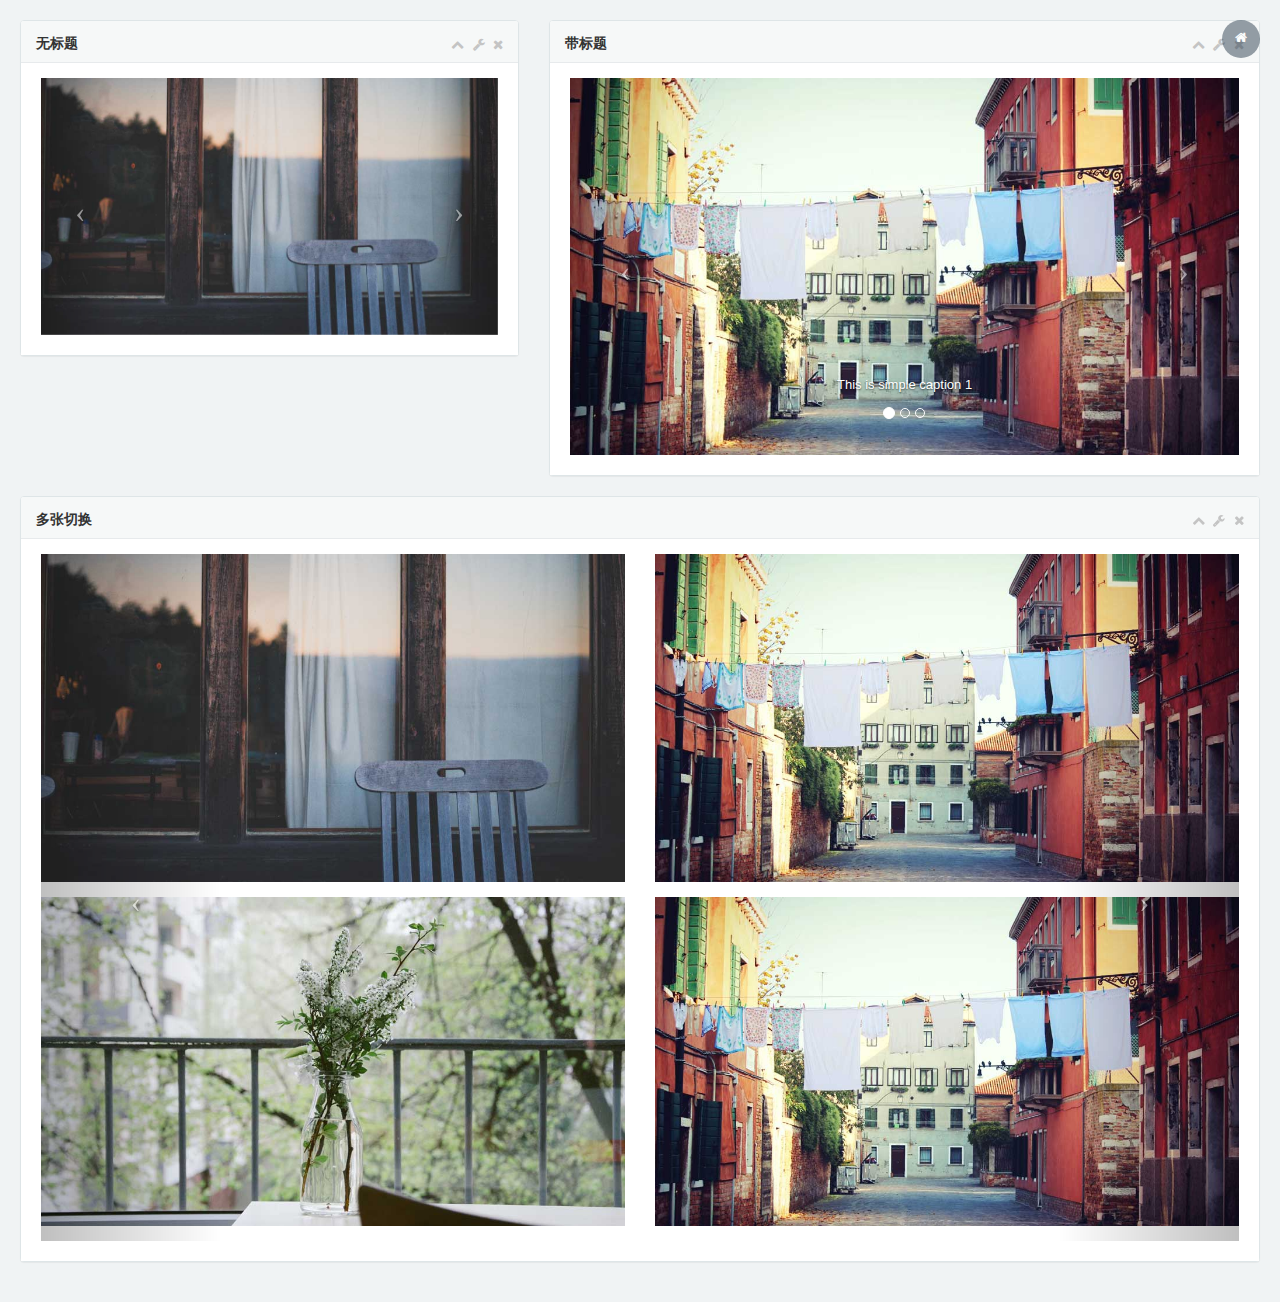
<file: carousel.html>
<!DOCTYPE html>
<html>

<head>

    <meta charset="utf-8">
    <meta name="viewport" content="width=device-width, initial-scale=1.0">


    <title> - 图片切换</title>
    <meta name="keywords" content="">
    <meta name="description" content="">

    <link rel="shortcut icon" href="favicon.ico"> <link href="css/bootstrap.min.css?v=3.3.6" rel="stylesheet">
    <link href="css/font-awesome.css?v=4.4.0" rel="stylesheet">

    <link href="css/animate.css" rel="stylesheet">
    <link href="css/style.css?v=4.1.0" rel="stylesheet">

</head>

<body class="gray-bg">
    <div class="wrapper wrapper-content">
        <div class="row">
            <div class="col-sm-5">
                <div class="ibox float-e-margins">
                    <div class="ibox-title">
                        <h5>无标题</h5>
                        <div class="ibox-tools">
                            <a class="collapse-link">
                                <i class="fa fa-chevron-up"></i>
                            </a>
                            <a class="dropdown-toggle" data-toggle="dropdown" href="carousel.html#">
                                <i class="fa fa-wrench"></i>
                            </a>
                            <ul class="dropdown-menu dropdown-user">
                                <li><a href="carousel.html#">选项1</a>
                                </li>
                                <li><a href="carousel.html#">选项2</a>
                                </li>
                            </ul>
                            <a class="close-link">
                                <i class="fa fa-times"></i>
                            </a>
                        </div>
                    </div>
                    <div class="ibox-content">
                        <div class="carousel slide" id="carousel1">
                            <div class="carousel-inner">
                                <div class="item active">
                                    <img alt="image" class="img-responsive" src="img/p_big3.jpg">
                                </div>
                                <div class="item">
                                    <img alt="image" class="img-responsive" src="img/p_big1.jpg">
                                </div>
                                <div class="item ">
                                    <img alt="image" class="img-responsive" src="img/p_big2.jpg">
                                </div>

                            </div>
                            <a data-slide="prev" href="carousel.html#carousel1" class="left carousel-control">
                                <span class="icon-prev"></span>
                            </a>
                            <a data-slide="next" href="carousel.html#carousel1" class="right carousel-control">
                                <span class="icon-next"></span>
                            </a>
                        </div>
                    </div>
                </div>
            </div>
            <div class="col-sm-7">
                <div class="ibox float-e-margins">
                    <div class="ibox-title">
                        <h5>带标题</h5>
                        <div class="ibox-tools">
                            <a class="collapse-link">
                                <i class="fa fa-chevron-up"></i>
                            </a>
                            <a class="dropdown-toggle" data-toggle="dropdown" href="carousel.html#">
                                <i class="fa fa-wrench"></i>
                            </a>
                            <ul class="dropdown-menu dropdown-user">
                                <li><a href="carousel.html#">选项1</a>
                                </li>
                                <li><a href="carousel.html#">选项2</a>
                                </li>
                            </ul>
                            <a class="close-link">
                                <i class="fa fa-times"></i>
                            </a>
                        </div>
                    </div>
                    <div class="ibox-content ">
                        <div class="carousel slide" id="carousel2">
                            <ol class="carousel-indicators">
                                <li data-slide-to="0" data-target="#carousel2" class="active"></li>
                                <li data-slide-to="1" data-target="#carousel2"></li>
                                <li data-slide-to="2" data-target="#carousel2" class=""></li>
                            </ol>
                            <div class="carousel-inner">
                                <div class="item active">
                                    <img alt="image" class="img-responsive" src="img/p_big1.jpg">
                                    <div class="carousel-caption">
                                        <p>This is simple caption 1</p>
                                    </div>
                                </div>
                                <div class="item ">
                                    <img alt="image" class="img-responsive" src="img/p_big3.jpg">
                                    <div class="carousel-caption">
                                        <p>This is simple caption 2</p>
                                    </div>
                                </div>
                                <div class="item">
                                    <img alt="image" class="img-responsive" src="img/p_big2.jpg">
                                    <div class="carousel-caption">
                                        <p>This is simple caption 3</p>
                                    </div>
                                </div>
                            </div>
                            <a data-slide="prev" href="carousel.html#carousel2" class="left carousel-control">
                                <span class="icon-prev"></span>
                            </a>
                            <a data-slide="next" href="carousel.html#carousel2" class="right carousel-control">
                                <span class="icon-next"></span>
                            </a>
                        </div>
                    </div>
                </div>
            </div>

        </div>
        <div class="row">
            <div class="col-sm-12">
                <div class="ibox float-e-margins">
                    <div class="ibox-title">
                        <h5>多张切换</h5>
                        <div class="ibox-tools">
                            <a class="collapse-link">
                                <i class="fa fa-chevron-up"></i>
                            </a>
                            <a class="dropdown-toggle" data-toggle="dropdown" href="carousel.html#">
                                <i class="fa fa-wrench"></i>
                            </a>
                            <ul class="dropdown-menu dropdown-user">
                                <li><a href="carousel.html#">选项1</a>
                                </li>
                                <li><a href="carousel.html#">选项2</a>
                                </li>
                            </ul>
                            <a class="close-link">
                                <i class="fa fa-times"></i>
                            </a>
                        </div>
                    </div>
                    <div class="ibox-content">
                        <div class="carousel slide" id="carousel3">
                            <div class="carousel-inner">
                                <div class="item gallery active left">
                                    <div class="row">
                                        <div class="col-sm-6">
                                            <img alt="image" class="img-responsive" src="img/p_big1.jpg">
                                        </div>
                                        <div class="col-sm-6">
                                            <img alt="image" class="img-responsive" src="img/p_big2.jpg">
                                        </div>
                                        <div class="col-sm-6">
                                            <img alt="image" class="img-responsive" src="img/p_big3.jpg">
                                        </div>
                                        <div class="col-sm-6">
                                            <img alt="image" class="img-responsive" src="img/p_big1.jpg">
                                        </div>
                                    </div>
                                </div>
                                <div class="item gallery next left">
                                    <div class="row">
                                        <div class="col-sm-6">
                                            <img alt="image" class="img-responsive" src="img/p_big3.jpg">
                                        </div>
                                        <div class="col-sm-6">
                                            <img alt="image" class="img-responsive" src="img/p_big1.jpg">
                                        </div>
                                        <div class="col-sm-6">
                                            <img alt="image" class="img-responsive" src="img/p_big2.jpg">
                                        </div>
                                        <div class="col-sm-6">
                                            <img alt="image" class="img-responsive" src="img/p_big1.jpg">
                                        </div>
                                    </div>
                                </div>
                                <div class="item gallery">
                                    <div class="row">
                                        <div class="col-sm-6">
                                            <img alt="image" class="img-responsive" src="img/p_big2.jpg">
                                        </div>
                                        <div class="col-sm-6">
                                            <img alt="image" class="img-responsive" src="img/p_big3.jpg">
                                        </div>
                                        <div class="col-sm-6">
                                            <img alt="image" class="img-responsive" src="img/p_big1.jpg">
                                        </div>
                                        <div class="col-sm-6">
                                            <img alt="image" class="img-responsive" src="img/p_big2.jpg">
                                        </div>
                                    </div>
                                </div>
                            </div>
                            <a data-slide="prev" href="carousel.html#carousel3" class="left carousel-control">
                                <span class="icon-prev"></span>
                            </a>
                            <a data-slide="next" href="carousel.html#carousel3" class="right carousel-control">
                                <span class="icon-next"></span>
                            </a>
                        </div>
                    </div>
                </div>
            </div>
        </div>
    </div>

    <!-- 全局js -->
    <script src="js/jquery.min.js?v=2.1.4"></script>
    <script src="js/bootstrap.min.js?v=3.3.6"></script>



    <!-- 自定义js -->
    <script src="js/content.js?v=1.0.0"></script>



    
    

</body>

</html>
</file>
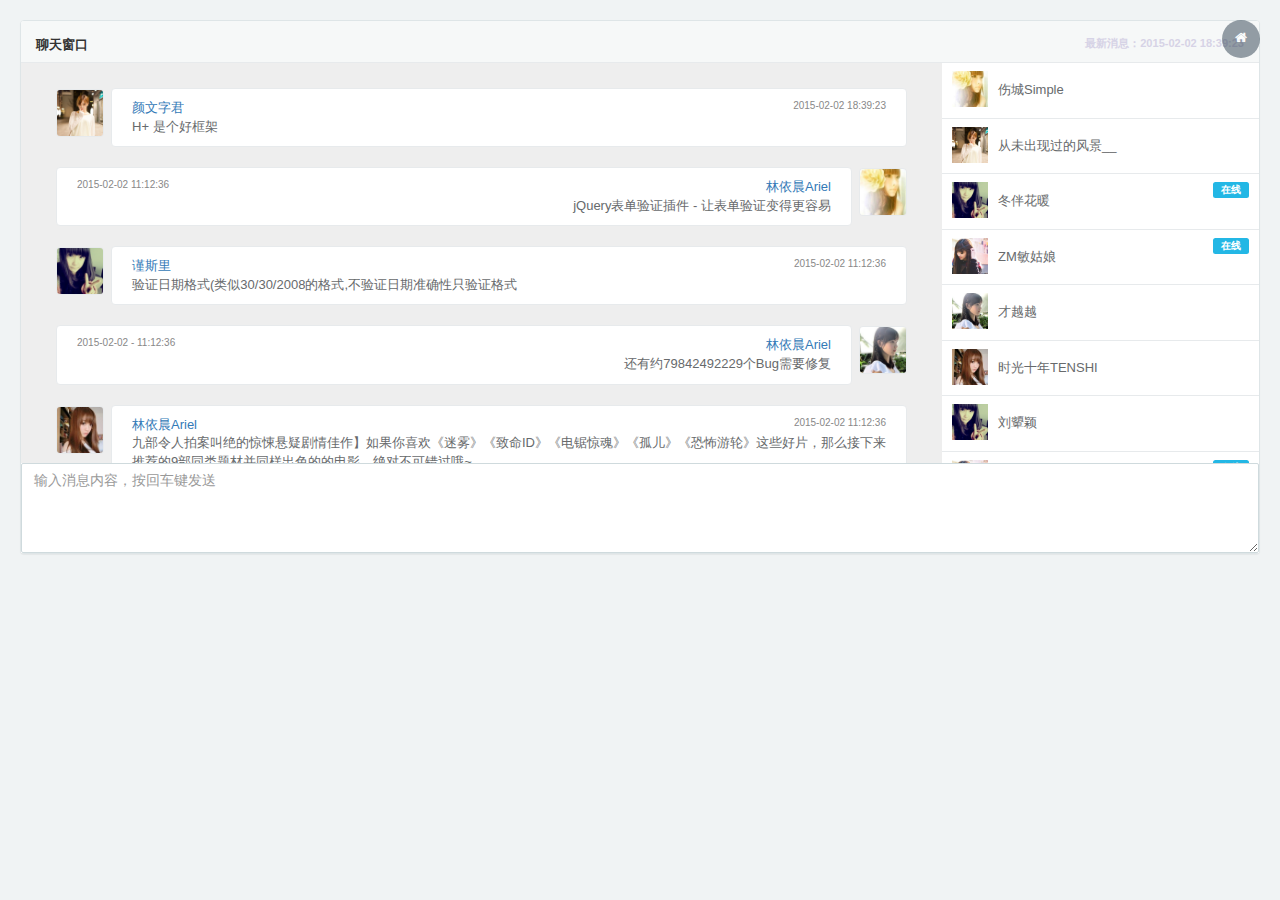
<file: chat_view.html>
<!DOCTYPE html>
<html>

<head>

    <meta charset="utf-8">
    <meta name="viewport" content="width=device-width, initial-scale=1.0">


    <title> - 聊天窗口</title>

    <meta name="keywords" content="">
    <meta name="description" content="">

    <link rel="shortcut icon" href="favicon.ico"> <link href="css/bootstrap.min.css?v=3.3.6" rel="stylesheet">
    <link href="css/font-awesome.css?v=4.4.0" rel="stylesheet">
    <link href="css/plugins/jsTree/style.min.css" rel="stylesheet">
    <link href="css/animate.css" rel="stylesheet">
    <link href="css/style.css?v=4.1.0" rel="stylesheet">

</head>

<body class="gray-bg">
    <div class="wrapper wrapper-content  animated fadeInRight">

        <div class="row">
            <div class="col-sm-12">

                <div class="ibox chat-view">

                    <div class="ibox-title">
                        <small class="pull-right text-muted">最新消息：2015-02-02 18:39:23</small> 聊天窗口
                    </div>


                    <div class="ibox-content">

                        <div class="row">

                            <div class="col-md-9 ">
                                <div class="chat-discussion">

                                    <div class="chat-message">
                                        <img class="message-avatar" src="img/a1.jpg" alt="">
                                        <div class="message">
                                            <a class="message-author" href="#"> 颜文字君</a>
                                            <span class="message-date"> 2015-02-02 18:39:23 </span>
                                            <span class="message-content">
											H+ 是个好框架
                                            </span>
                                        </div>
                                    </div>
                                    <div class="chat-message">
                                        <img class="message-avatar" src="img/a4.jpg" alt="">
                                        <div class="message">
                                            <a class="message-author" href="#"> 林依晨Ariel </a>
                                            <span class="message-date">  2015-02-02 11:12:36 </span>
                                            <span class="message-content">
											jQuery表单验证插件 - 让表单验证变得更容易
                                            </span>
                                        </div>
                                    </div>
                                    <div class="chat-message">
                                        <img class="message-avatar" src="img/a2.jpg" alt="">
                                        <div class="message">
                                            <a class="message-author" href="#"> 谨斯里 </a>
                                            <span class="message-date">  2015-02-02 11:12:36 </span>
                                            <span class="message-content">
											验证日期格式(类似30/30/2008的格式,不验证日期准确性只验证格式
                                            </span>
                                        </div>
                                    </div>
                                    <div class="chat-message">
                                        <img class="message-avatar" src="img/a5.jpg" alt="">
                                        <div class="message">
                                            <a class="message-author" href="#"> 林依晨Ariel </a>
                                            <span class="message-date">  2015-02-02 - 11:12:36 </span>
                                            <span class="message-content">
											还有约79842492229个Bug需要修复
                                            </span>
                                        </div>
                                    </div>
                                    <div class="chat-message">
                                        <img class="message-avatar" src="img/a6.jpg" alt="">
                                        <div class="message">
                                            <a class="message-author" href="#"> 林依晨Ariel </a>
                                            <span class="message-date">  2015-02-02 11:12:36 </span>
                                            <span class="message-content">
											九部令人拍案叫绝的惊悚悬疑剧情佳作】如果你喜欢《迷雾》《致命ID》《电锯惊魂》《孤儿》《恐怖游轮》这些好片，那么接下来推荐的9部同类题材并同样出色的的电影，绝对不可错过哦~

                                            </span>
                                        </div>
                                    </div>

                                </div>

                            </div>
                            <div class="col-md-3">
                                <div class="chat-users">


                                    <div class="users-list">
                                        <div class="chat-user">
                                            <img class="chat-avatar" src="img/a4.jpg" alt="">
                                            <div class="chat-user-name">
                                                <a href="#">伤城Simple</a>
                                            </div>
                                        </div>
                                        <div class="chat-user">
                                            <img class="chat-avatar" src="img/a1.jpg" alt="">
                                            <div class="chat-user-name">
                                                <a href="#">从未出现过的风景__</a>
                                            </div>
                                        </div>
                                        <div class="chat-user">
                                            <span class="pull-right label label-primary">在线</span>
                                            <img class="chat-avatar" src="img/a2.jpg" alt="">
                                            <div class="chat-user-name">
                                                <a href="#">冬伴花暖</a>
                                            </div>
                                        </div>
                                        <div class="chat-user">
                                            <span class="pull-right label label-primary">在线</span>
                                            <img class="chat-avatar" src="img/a3.jpg" alt="">
                                            <div class="chat-user-name">
                                                <a href="#">ZM敏姑娘	</a>
                                            </div>
                                        </div>
                                        <div class="chat-user">
                                            <img class="chat-avatar" src="img/a5.jpg" alt="">
                                            <div class="chat-user-name">
                                                <a href="#">才越越</a>
                                            </div>
                                        </div>
                                        <div class="chat-user">
                                            <img class="chat-avatar" src="img/a6.jpg" alt="">
                                            <div class="chat-user-name">
                                                <a href="#">时光十年TENSHI</a>
                                            </div>
                                        </div>
                                        <div class="chat-user">
                                            <img class="chat-avatar" src="img/a2.jpg" alt="">
                                            <div class="chat-user-name">
                                                <a href="#">刘顰颖</a>
                                            </div>
                                        </div>
                                        <div class="chat-user">
                                            <span class="pull-right label label-primary">在线</span>
                                            <img class="chat-avatar" src="img/a3.jpg" alt="">
                                            <div class="chat-user-name">
                                                <a href="#">陈泳儿SccBaby</a>
                                            </div>
                                        </div>


                                    </div>

                                </div>
                            </div>

                        </div>
                        <div class="row">
                            <div class="col-sm-12">
                                <div class="chat-message-form">

                                    <div class="form-group">

                                        <textarea class="form-control message-input" name="message" placeholder="输入消息内容，按回车键发送"></textarea>
                                    </div>

                                </div>
                            </div>
                        </div>


                    </div>

                </div>
            </div>

        </div>


    </div>


    <!-- 全局js -->
    <script src="js/jquery.min.js?v=2.1.4"></script>
    <script src="js/bootstrap.min.js?v=3.3.6"></script>



    <!-- 自定义js -->
    <script src="js/content.js?v=1.0.0"></script>


    
    
</body>

</html>
</file>
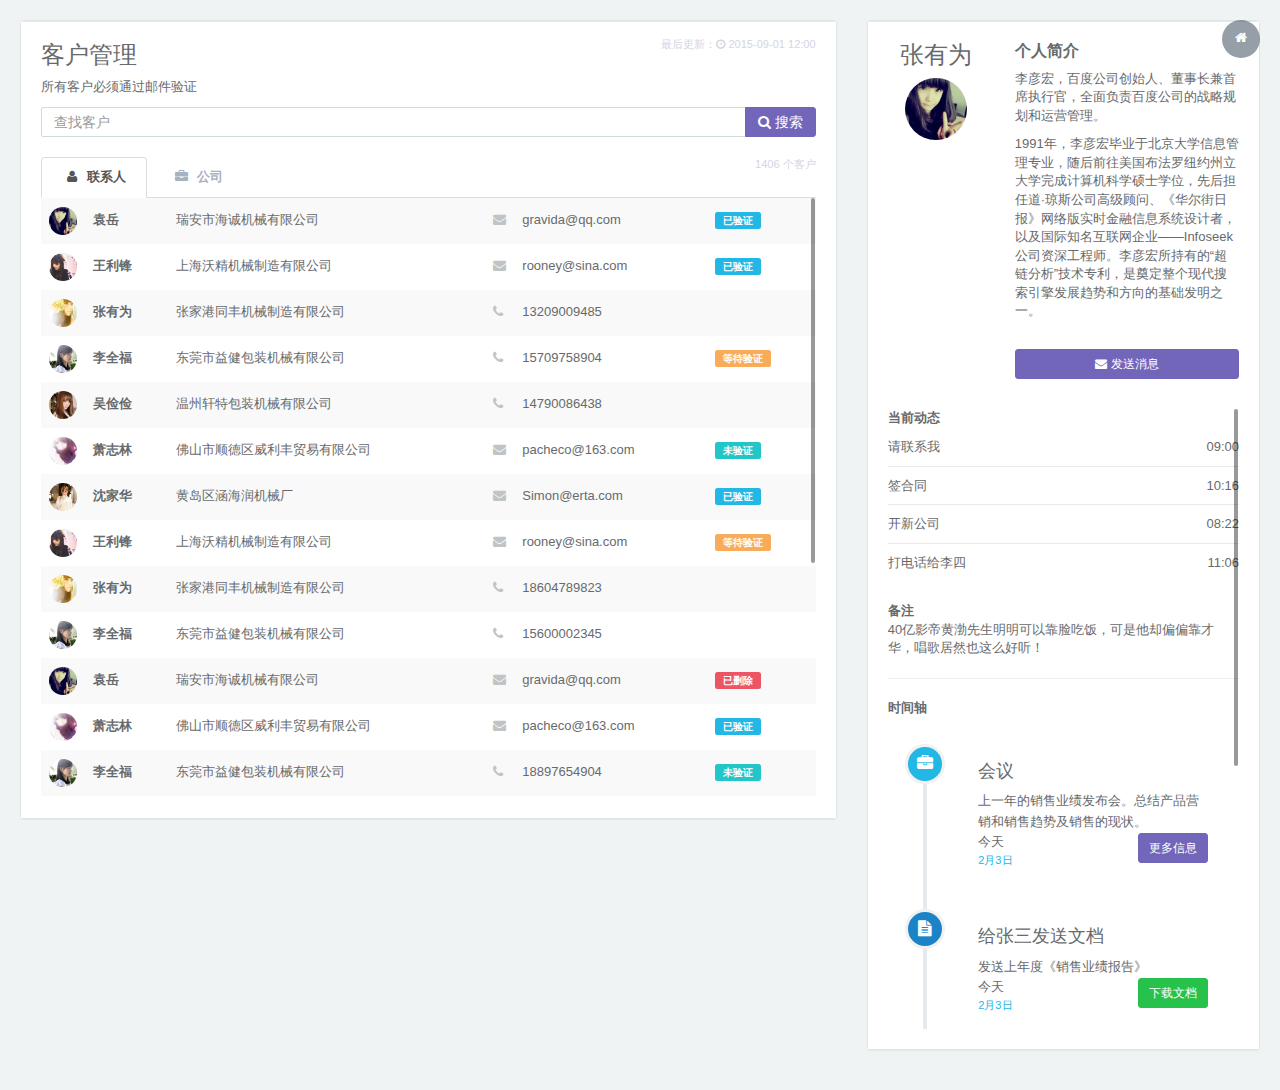
<file: clients.html>
<!DOCTYPE html>
<html>

<head>

    <meta charset="utf-8">
    <meta name="viewport" content="width=device-width, initial-scale=1.0">


    <title> - 客户管理</title>
    <meta name="keywords" content="">
    <meta name="description" content="">

    <link rel="shortcut icon" href="favicon.ico"> <link href="css/bootstrap.min.css?v=3.3.6" rel="stylesheet">
    <link href="css/font-awesome.css?v=4.4.0" rel="stylesheet">

    <link href="css/animate.css" rel="stylesheet">
    <link href="css/style.css?v=4.1.0" rel="stylesheet">

</head>

<body class="gray-bg">
    <div class="wrapper wrapper-content  animated fadeInRight">
        <div class="row">
            <div class="col-sm-8">
                <div class="ibox">
                    <div class="ibox-content">
                        <span class="text-muted small pull-right">最后更新：<i class="fa fa-clock-o"></i> 2015-09-01 12:00</span>
                        <h2>客户管理</h2>
                        <p>
                            所有客户必须通过邮件验证
                        </p>
                        <div class="input-group">
                            <input type="text" placeholder="查找客户" class="input form-control">
                            <span class="input-group-btn">
                                        <button type="button" class="btn btn btn-primary"> <i class="fa fa-search"></i> 搜索</button>
                                </span>
                        </div>
                        <div class="clients-list">
                            <ul class="nav nav-tabs">
                                <span class="pull-right small text-muted">1406 个客户</span>
                                <li class="active"><a data-toggle="tab" href="#tab-1"><i class="fa fa-user"></i> 联系人</a>
                                </li>
                                <li class=""><a data-toggle="tab" href="#tab-2"><i class="fa fa-briefcase"></i> 公司</a>
                                </li>
                            </ul>
                            <div class="tab-content">
                                <div id="tab-1" class="tab-pane active">
                                    <div class="full-height-scroll">
                                        <div class="table-responsive">
                                            <table class="table table-striped table-hover">
                                                <tbody>
                                                    <tr>
                                                        <td class="client-avatar"><img alt="image" src="img/a2.jpg"> </td>
                                                        <td><a data-toggle="tab" href="#contact-1" class="client-link">袁岳</a>
                                                        </td>
                                                        <td> 瑞安市海诚机械有限公司</td>
                                                        <td class="contact-type"><i class="fa fa-envelope"> </i>
                                                        </td>
                                                        <td> gravida@qq.com</td>
                                                        <td class="client-status"><span class="label label-primary">已验证</span>
                                                        </td>
                                                    </tr>
                                                    <tr>
                                                        <td class="client-avatar"><img alt="image" src="img/a3.jpg"> </td>
                                                        <td><a data-toggle="tab" href="#contact-2" class="client-link">王利锋</a>
                                                        </td>
                                                        <td>上海沃精机械制造有限公司</td>
                                                        <td class="contact-type"><i class="fa fa-envelope"> </i>
                                                        </td>
                                                        <td> rooney@sina.com</td>
                                                        <td class="client-status"><span class="label label-primary">已验证</span>
                                                        </td>
                                                    </tr>
                                                    <tr>
                                                        <td class="client-avatar"><img alt="image" src="img/a4.jpg"> </td>
                                                        <td><a data-toggle="tab" href="#contact-3" class="client-link">张有为 </a>
                                                        </td>
                                                        <td>张家港同丰机械制造有限公司</td>
                                                        <td class="contact-type"><i class="fa fa-phone"> </i>
                                                        </td>
                                                        <td> 13209009485</td>
                                                        <td class="client-status"></td>
                                                    </tr>
                                                    <tr>
                                                        <td class="client-avatar">
                                                            <a href=""><img alt="image" src="img/a5.jpg">
                                                            </a>
                                                        </td>
                                                        <td><a data-toggle="tab" href="#contact-4" class="client-link">李全福</a>
                                                        </td>
                                                        <td>东莞市益健包装机械有限公司</td>
                                                        <td class="contact-type"><i class="fa fa-phone"> </i>
                                                        </td>
                                                        <td> 15709758904</td>
                                                        <td class="client-status"><span class="label label-warning">等待验证</span>
                                                        </td>
                                                    </tr>
                                                    <tr>
                                                        <td class="client-avatar">
                                                            <a href=""><img alt="image" src="img/a6.jpg">
                                                            </a>
                                                        </td>
                                                        <td><a data-toggle="tab" href="#contact-2" class="client-link">吴俭俭</a>
                                                        </td>
                                                        <td>温州轩特包装机械有限公司</td>
                                                        <td class="contact-type"><i class="fa fa-phone"> </i>
                                                        </td>
                                                        <td> 14790086438</td>
                                                        <td class="client-status"></td>
                                                    </tr>
                                                    <tr>
                                                        <td class="client-avatar">
                                                            <a href=""><img alt="image" src="img/a7.jpg">
                                                            </a>
                                                        </td>
                                                        <td><a data-toggle="tab" href="#contact-3" class="client-link">萧志林</a>
                                                        </td>
                                                        <td>佛山市顺德区威利丰贸易有限公司 </td>
                                                        <td class="contact-type"><i class="fa fa-envelope"> </i>
                                                        </td>
                                                        <td> pacheco@163.com</td>
                                                        <td class="client-status"><span class="label label-info">未验证</span>
                                                        </td>
                                                    </tr>
                                                    <tr>
                                                        <td class="client-avatar">
                                                            <a href=""><img alt="image" src="img/a1.jpg">
                                                            </a>
                                                        </td>
                                                        <td><a data-toggle="tab" href="#contact-1" class="client-link">沈家华</a>
                                                        </td>
                                                        <td>黄岛区涵海润机械厂</td>
                                                        <td class="contact-type"><i class="fa fa-envelope"> </i>
                                                        </td>
                                                        <td> Simon@erta.com</td>
                                                        <td class="client-status"><span class="label label-primary">已验证</span>
                                                        </td>
                                                    </tr>
                                                    <tr>
                                                        <td class="client-avatar">
                                                            <a href=""><img alt="image" src="img/a3.jpg">
                                                            </a>
                                                        </td>
                                                        <td><a data-toggle="tab" href="#contact-2" class="client-link">王利锋</a>
                                                        </td>
                                                        <td>上海沃精机械制造有限公司</td>
                                                        <td class="contact-type"><i class="fa fa-envelope"> </i>
                                                        </td>
                                                        <td> rooney@sina.com</td>
                                                        <td class="client-status"><span class="label label-warning">等待验证</span>
                                                        </td>
                                                    </tr>
                                                    <tr>
                                                        <td class="client-avatar">
                                                            <a href=""><img alt="image" src="img/a4.jpg">
                                                            </a>
                                                        </td>
                                                        <td><a data-toggle="tab" href="#contact-3" class="client-link">张有为 </a>
                                                        </td>
                                                        <td>张家港同丰机械制造有限公司</td>
                                                        <td class="contact-type"><i class="fa fa-phone"> </i>
                                                        </td>
                                                        <td> 18604789823</td>
                                                        <td class="client-status"></td>
                                                    </tr>
                                                    <tr>
                                                        <td class="client-avatar">
                                                            <a href=""><img alt="image" src="img/a5.jpg">
                                                            </a>
                                                        </td>
                                                        <td><a data-toggle="tab" href="#contact-4" class="client-link">李全福</a>
                                                        </td>
                                                        <td>东莞市益健包装机械有限公司</td>
                                                        <td class="contact-type"><i class="fa fa-phone"> </i>
                                                        </td>
                                                        <td> 15600002345</td>
                                                        <td class="client-status"></td>
                                                    </tr>
                                                    <tr>
                                                        <td class="client-avatar">
                                                            <a href=""><img alt="image" src="img/a2.jpg">
                                                            </a>
                                                        </td>
                                                        <td><a data-toggle="tab" href="#contact-1" class="client-link">袁岳</a>
                                                        </td>
                                                        <td> 瑞安市海诚机械有限公司</td>
                                                        <td class="contact-type"><i class="fa fa-envelope"> </i>
                                                        </td>
                                                        <td> gravida@qq.com</td>
                                                        <td class="client-status"><span class="label label-danger">已删除</span>
                                                        </td>
                                                    </tr>
                                                    <tr>
                                                        <td class="client-avatar">
                                                            <a href=""><img alt="image" src="img/a7.jpg">
                                                            </a>
                                                        </td>
                                                        <td><a data-toggle="tab" href="#contact-2" class="client-link">萧志林</a>
                                                        </td>
                                                        <td>佛山市顺德区威利丰贸易有限公司 </td>
                                                        <td class="contact-type"><i class="fa fa-envelope"> </i>
                                                        </td>
                                                        <td> pacheco@163.com</td>
                                                        <td class="client-status"><span class="label label-primary">已验证</span>
                                                        </td>
                                                    </tr>
                                                    <tr>
                                                        <td class="client-avatar">
                                                            <a href=""><img alt="image" src="img/a5.jpg">
                                                            </a>
                                                        </td>
                                                        <td><a data-toggle="tab" href="#contact-3" class="client-link">李全福</a>
                                                        </td>
                                                        <td>东莞市益健包装机械有限公司</td>
                                                        <td class="contact-type"><i class="fa fa-phone"> </i>
                                                        </td>
                                                        <td> 18897654904</td>
                                                        <td class="client-status"><span class="label label-info">未验证</span>
                                                        </td>
                                                    </tr>
                                                    <tr>
                                                        <td class="client-avatar">
                                                            <a href=""><img alt="image" src="img/a6.jpg">
                                                            </a>
                                                        </td>
                                                        <td><a data-toggle="tab" href="#contact-4" class="client-link">吴俭俭</a>
                                                        </td>
                                                        <td>温州轩特包装机械有限公司</td>
                                                        <td class="contact-type"><i class="fa fa-phone"> </i>
                                                        </td>
                                                        <td> 18290876923</td>
                                                        <td class="client-status"><span class="label label-primary">已验证</span>
                                                        </td>
                                                    </tr>
                                                    <tr>
                                                        <td class="client-avatar">
                                                            <a href=""><img alt="image" src="img/a7.jpg">
                                                            </a>
                                                        </td>
                                                        <td><a data-toggle="tab" href="#contact-2" class="client-link">萧志林</a>
                                                        </td>
                                                        <td>佛山市顺德区威利丰贸易有限公司 </td>
                                                        <td class="contact-type"><i class="fa fa-envelope"> </i>
                                                        </td>
                                                        <td> pacheco@163.com</td>
                                                        <td class="client-status"><span class="label label-primary">已验证</span>
                                                        </td>
                                                    </tr>
                                                    <tr>
                                                        <td class="client-avatar">
                                                            <a href=""><img alt="image" src="img/a1.jpg">
                                                            </a>
                                                        </td>
                                                        <td><a data-toggle="tab" href="#contact-1" class="client-link">沈家华</a>
                                                        </td>
                                                        <td>黄岛区涵海润机械厂</td>
                                                        <td class="contact-type"><i class="fa fa-envelope"> </i>
                                                        </td>
                                                        <td> Simon@erta.com</td>
                                                        <td class="client-status"></td>
                                                    </tr>
                                                    <tr>
                                                        <td class="client-avatar">
                                                            <a href=""><img alt="image" src="img/a3.jpg">
                                                            </a>
                                                        </td>
                                                        <td><a data-toggle="tab" href="#contact-3" class="client-link">王利锋</a>
                                                        </td>
                                                        <td>上海沃精机械制造有限公司</td>
                                                        <td class="contact-type"><i class="fa fa-envelope"> </i>
                                                        </td>
                                                        <td> rooney@sina.com</td>
                                                        <td class="client-status"></td>
                                                    </tr>
                                                    <tr>
                                                        <td class="client-avatar">
                                                            <a href=""><img alt="image" src="img/a4.jpg">
                                                            </a>
                                                        </td>
                                                        <td><a data-toggle="tab" href="#contact-4" class="client-link">张有为 </a>
                                                        </td>
                                                        <td>张家港同丰机械制造有限公司</td>
                                                        <td class="contact-type"><i class="fa fa-phone"> </i>
                                                        </td>
                                                        <td> 13023428593</td>
                                                        <td class="client-status"><span class="label label-primary">已验证</span>
                                                        </td>
                                                    </tr>
                                                    <tr>
                                                        <td class="client-avatar">
                                                            <a href=""><img alt="image" src="img/a5.jpg">
                                                            </a>
                                                        </td>
                                                        <td><a data-toggle="tab" href="#contact-1" class="client-link">李全福</a>
                                                        </td>
                                                        <td>东莞市益健包装机械有限公司</td>
                                                        <td class="contact-type"><i class="fa fa-phone"> </i>
                                                        </td>
                                                        <td> 13209304434</td>
                                                        <td class="client-status"><span class="label label-info">未验证</span>
                                                        </td>
                                                    </tr>
                                                    <tr>
                                                        <td class="client-avatar">
                                                            <a href=""><img alt="image" src="img/a2.jpg">
                                                            </a>
                                                        </td>
                                                        <td><a data-toggle="tab" href="#contact-2" class="client-link">袁岳</a>
                                                        </td>
                                                        <td> 瑞安市海诚机械有限公司</td>
                                                        <td class="contact-type"><i class="fa fa-envelope"> </i>
                                                        </td>
                                                        <td> gravida@qq.com</td>
                                                        <td class="client-status"><span class="label label-warning">等待验证</span>
                                                        </td>
                                                    </tr>
                                                    <tr>
                                                        <td class="client-avatar">
                                                            <a href=""><img alt="image" src="img/a7.jpg">
                                                            </a>
                                                        </td>
                                                        <td><a data-toggle="tab" href="#contact-4" class="client-link">萧志林</a>
                                                        </td>
                                                        <td>佛山市顺德区威利丰贸易有限公司 </td>
                                                        <td class="contact-type"><i class="fa fa-envelope"> </i>
                                                        </td>
                                                        <td> pacheco@163.com</td>
                                                        <td class="client-status"></td>
                                                    </tr>
                                                </tbody>
                                            </table>
                                        </div>
                                    </div>
                                </div>
                                <div id="tab-2" class="tab-pane">
                                    <div class="full-height-scroll">
                                        <div class="table-responsive">
                                            <table class="table table-striped table-hover">
                                                <tbody>
                                                    <tr>
                                                        <td><a data-toggle="tab" href="#company-1" class="client-link">瑞安市海诚机械有限公司</a>
                                                        </td>
                                                        <td>广州</td>
                                                        <td><i class="fa fa-flag"></i> 中国</td>
                                                        <td class="client-status"><span class="label label-primary">已验证</span>
                                                        </td>
                                                    </tr>
                                                    <tr>
                                                        <td><a data-toggle="tab" href="#company-2" class="client-link">上海申弘投资发展有限公司</a>
                                                        </td>
                                                        <td>广州</td>
                                                        <td><i class="fa fa-flag"></i> 中国</td>
                                                        <td class="client-status"><span class="label label-primary">已验证</span>
                                                        </td>
                                                    </tr>
                                                    <tr>
                                                        <td><a data-toggle="tab" href="#company-3" class="client-link">衢州凯德竹业科技有限公司</a>
                                                        </td>
                                                        <td>广州</td>
                                                        <td><i class="fa fa-flag"></i> 中国</td>
                                                        <td class="client-status"></td>
                                                    </tr>
                                                    <tr>
                                                        <td><a data-toggle="tab" href="#company-1" class="client-link">北京科诺耐尔科技发展有限公司</a>
                                                        </td>
                                                        <td>广州</td>
                                                        <td><i class="fa fa-flag"></i> 中国，美国</td>
                                                        <td class="client-status"><span class="label label-warning">等待验证</span>
                                                        </td>
                                                    </tr>
                                                    <tr>
                                                        <td><a data-toggle="tab" href="#company-2" class="client-link">上海一喜食品机械有限公司</a>
                                                        </td>
                                                        <td>广州</td>
                                                        <td><i class="fa fa-flag"></i> 中国</td>
                                                        <td class="client-status"></td>
                                                    </tr>
                                                    <tr>
                                                        <td><a data-toggle="tab" href="#company-3" class="client-link"> 北京巨皓知识产权代理有限公司</a>
                                                        </td>
                                                        <td>广州</td>
                                                        <td><i class="fa fa-flag"></i> 日本</td>
                                                        <td class="client-status"><span class="label label-primary">已验证</span>
                                                        </td>
                                                    </tr>
                                                    <tr>
                                                        <td><a data-toggle="tab" href="#company-2" class="client-link">山东百洋工业装备有限公司</a>
                                                        </td>
                                                        <td>广州</td>
                                                        <td><i class="fa fa-flag"></i> 中国</td>
                                                        <td class="client-status"><span class="label label-primary">已验证</span>
                                                        </td>
                                                    </tr>
                                                    <tr>
                                                        <td><a data-toggle="tab" href="#company-1" class="client-link">瑞安市海诚机械有限公司</a>
                                                        </td>
                                                        <td>广州</td>
                                                        <td><i class="fa fa-flag"></i> 中国</td>
                                                        <td class="client-status"><span class="label label-primary">已验证</span>
                                                        </td>
                                                    </tr>
                                                    <tr>
                                                        <td><a data-toggle="tab" href="#company-2" class="client-link">上海申弘投资发展有限公司</a>
                                                        </td>
                                                        <td>广州</td>
                                                        <td><i class="fa fa-flag"></i> 中国</td>
                                                        <td class="client-status"></td>
                                                    </tr>
                                                    <tr>
                                                        <td><a data-toggle="tab" href="#company-3" class="client-link">衢州凯德竹业科技有限公司</a>
                                                        </td>
                                                        <td>广州</td>
                                                        <td><i class="fa fa-flag"></i> 中国</td>
                                                        <td class="client-status"></td>
                                                    </tr>
                                                    <tr>
                                                        <td><a data-toggle="tab" href="#company-1" class="client-link">北京科诺耐尔科技发展有限公司</a>
                                                        </td>
                                                        <td>上海</td>
                                                        <td><i class="fa fa-flag"></i> 中国，加拿大</td>
                                                        <td class="client-status"><span class="label label-warning">等待验证</span>
                                                        </td>
                                                    </tr>
                                                    <tr>
                                                        <td><a data-toggle="tab" href="#company-2" class="client-link">上海一喜食品机械有限公司</a>
                                                        </td>
                                                        <td>上海</td>
                                                        <td><i class="fa fa-flag"></i> 中国</td>
                                                        <td class="client-status"></td>
                                                    </tr>
                                                    <tr>
                                                        <td><a data-toggle="tab" href="#company-3" class="client-link"> 北京巨皓知识产权代理有限公司</a>
                                                        </td>
                                                        <td>上海</td>
                                                        <td><i class="fa fa-flag"></i> 中国</td>
                                                        <td class="client-status"><span class="label label-primary">已验证</span>
                                                        </td>
                                                    </tr>
                                                    <tr>
                                                        <td><a data-toggle="tab" href="#company-2" class="client-link">山东百洋工业装备有限公司</a>
                                                        </td>
                                                        <td>上海</td>
                                                        <td><i class="fa fa-flag"></i> 中国</td>
                                                        <td class="client-status"><span class="label label-primary">已验证</span>
                                                        </td>
                                                    </tr>
                                                    <tr>
                                                        <td><a data-toggle="tab" href="#company-1" class="client-link">瑞安市海诚机械有限公司</a>
                                                        </td>
                                                        <td>上海</td>
                                                        <td><i class="fa fa-flag"></i> 中国</td>
                                                        <td class="client-status"><span class="label label-primary">已验证</span>
                                                        </td>
                                                    </tr>
                                                    <tr>
                                                        <td><a data-toggle="tab" href="#company-2" class="client-link">上海申弘投资发展有限公司</a>
                                                        </td>
                                                        <td>上海</td>
                                                        <td><i class="fa fa-flag"></i> 中国</td>
                                                        <td class="client-status"></td>
                                                    </tr>
                                                    <tr>
                                                        <td><a data-toggle="tab" href="#company-3" class="client-link">衢州凯德竹业科技有限公司</a>
                                                        </td>
                                                        <td>北京</td>
                                                        <td><i class="fa fa-flag"></i> 中国</td>
                                                        <td class="client-status"></td>
                                                    </tr>
                                                    <tr>
                                                        <td><a data-toggle="tab" href="#company-1" class="client-link">北京科诺耐尔科技发展有限公司</a>
                                                        </td>
                                                        <td>北京</td>
                                                        <td><i class="fa fa-flag"></i> 中国</td>
                                                        <td class="client-status"><span class="label label-warning">等待验证</span>
                                                        </td>
                                                    </tr>
                                                    <tr>
                                                        <td><a data-toggle="tab" href="#company-2" class="client-link">上海一喜食品机械有限公司</a>
                                                        </td>
                                                        <td>北京</td>
                                                        <td><i class="fa fa-flag"></i> 中国</td>
                                                        <td class="client-status"></td>
                                                    </tr>
                                                    <tr>
                                                        <td><a data-toggle="tab" href="#company-3" class="client-link"> 北京巨皓知识产权代理有限公司</a>
                                                        </td>
                                                        <td>北京</td>
                                                        <td><i class="fa fa-flag"></i> 中国</td>
                                                        <td class="client-status"><span class="label label-primary">已验证</span>
                                                        </td>
                                                    </tr>
                                                    <tr>
                                                        <td><a data-toggle="tab" href="#company-2" class="client-link">山东百洋工业装备有限公司</a>
                                                        </td>
                                                        <td>北京</td>
                                                        <td><i class="fa fa-flag"></i> 中国</td>
                                                        <td class="client-status"><span class="label label-primary">已验证</span>
                                                        </td>
                                                    </tr>
                                                </tbody>
                                            </table>
                                        </div>
                                    </div>
                                </div>
                            </div>

                        </div>
                    </div>
                </div>
            </div>
            <div class="col-sm-4">
                <div class="ibox ">

                    <div class="ibox-content">
                        <div class="tab-content">
                            <div id="contact-1" class="tab-pane active">
                                <div class="row m-b-lg">
                                    <div class="col-lg-4 text-center">
                                        <h2>张有为</h2>

                                        <div class="m-b-sm">
                                            <img alt="image" class="img-circle" src="img/a2.jpg" style="width: 62px">
                                        </div>
                                    </div>
                                    <div class="col-lg-8">
                                        <h3>
                                                个人简介
                                            </h3>

                                        <p>
                                            李彦宏，百度公司创始人、董事长兼首席执行官，全面负责百度公司的战略规划和运营管理。
                                        </p>
                                        <p>

                                            1991年，李彦宏毕业于北京大学信息管理专业，随后前往美国布法罗纽约州立大学完成计算机科学硕士学位，先后担任道·琼斯公司高级顾问、《华尔街日报》网络版实时金融信息系统设计者，以及国际知名互联网企业——Infoseek公司资深工程师。李彦宏所持有的“超链分析”技术专利，是奠定整个现代搜索引擎发展趋势和方向的基础发明之一。
                                        </p>
                                        <br>
                                        <button type="button" class="btn btn-primary btn-sm btn-block"><i class="fa fa-envelope"></i> 发送消息
                                        </button>
                                    </div>
                                </div>
                                <div class="client-detail">
                                    <div class="full-height-scroll">

                                        <strong>当前动态</strong>

                                        <ul class="list-group clear-list">
                                            <li class="list-group-item fist-item">
                                                <span class="pull-right"> 09:00</span> 请联系我
                                            </li>
                                            <li class="list-group-item">
                                                <span class="pull-right"> 10:16 </span> 签合同
                                            </li>
                                            <li class="list-group-item">
                                                <span class="pull-right"> 08:22 </span> 开新公司
                                            </li>
                                            <li class="list-group-item">
                                                <span class="pull-right"> 11:06 </span> 打电话给李四
                                            </li>
                                        </ul>
                                        <strong>备注</strong>
                                        <p>
                                            40亿影帝黄渤先生明明可以靠脸吃饭，可是他却偏偏靠才华，唱歌居然也这么好听！
                                        </p>
                                        <hr/>
                                        <strong>时间轴</strong>
                                        <div id="vertical-timeline" class="vertical-container light-timeline">
                                            <div class="vertical-timeline-block">
                                                <div class="vertical-timeline-icon navy-bg">
                                                    <i class="fa fa-briefcase"></i>
                                                </div>

                                                <div class="vertical-timeline-content">
                                                    <h2>会议</h2>
                                                    <p>上一年的销售业绩发布会。总结产品营销和销售趋势及销售的现状。
                                                    </p>
                                                    <a href="#" class="btn btn-sm btn-primary"> 更多信息</a>
                                                    <span class="vertical-date">
                                        今天 <br>
                                        <small>2月3日</small>
                                    </span>
                                                </div>
                                            </div>

                                            <div class="vertical-timeline-block">
                                                <div class="vertical-timeline-icon blue-bg">
                                                    <i class="fa fa-file-text"></i>
                                                </div>

                                                <div class="vertical-timeline-content">
                                                    <h2>给张三发送文档</h2>
                                                    <p>发送上年度《销售业绩报告》</p>
                                                    <a href="#" class="btn btn-sm btn-success"> 下载文档 </a>
                                                    <span class="vertical-date">
                                        今天 <br>
                                        <small>2月3日</small>
                                    </span>
                                                </div>
                                            </div>

                                            <div class="vertical-timeline-block">
                                                <div class="vertical-timeline-icon lazur-bg">
                                                    <i class="fa fa-coffee"></i>
                                                </div>

                                                <div class="vertical-timeline-content">
                                                    <h2>喝咖啡休息</h2>
                                                    <p>喝咖啡啦，啦啦啦~~</p>
                                                    <a href="#" class="btn btn-sm btn-info">更多</a>
                                                    <span class="vertical-date"> 昨天 <br><small>2月2日</small></span>
                                                </div>
                                            </div>

                                            <div class="vertical-timeline-block">
                                                <div class="vertical-timeline-icon yellow-bg">
                                                    <i class="fa fa-phone"></i>
                                                </div>

                                                <div class="vertical-timeline-content">
                                                    <h2>给李四打电话</h2>
                                                    <p>给李四打电话分配本月工作任务</p>
                                                    <span class="vertical-date">昨天 <br><small>2月2日</small></span>
                                                </div>
                                            </div>

                                            <div class="vertical-timeline-block">
                                                <div class="vertical-timeline-icon lazur-bg">
                                                    <i class="fa fa-user-md"></i>
                                                </div>

                                                <div class="vertical-timeline-content">
                                                    <h2>公司年会</h2>
                                                    <p>发年终奖啦，啦啦啦~~</p>
                                                    <span class="vertical-date">前天 <br><small>2月1日</small></span>
                                                </div>
                                            </div>
                                        </div>
                                    </div>
                                </div>
                            </div>
                        </div>
                    </div>
                </div>
            </div>
        </div>
    </div>

    <!-- 全局js -->
    <script src="js/jquery.min.js?v=2.1.4"></script>
    <script src="js/bootstrap.min.js?v=3.3.6"></script>

    <script src="js/plugins/slimscroll/jquery.slimscroll.min.js"></script>

    <!-- 自定义js -->
    <script src="js/content.js?v=1.0.0"></script>

    <script>
        $(function () {
            $('.full-height-scroll').slimScroll({
                height: '100%'
            });
        });
    </script>

    
    

</body>

</html>
</file>
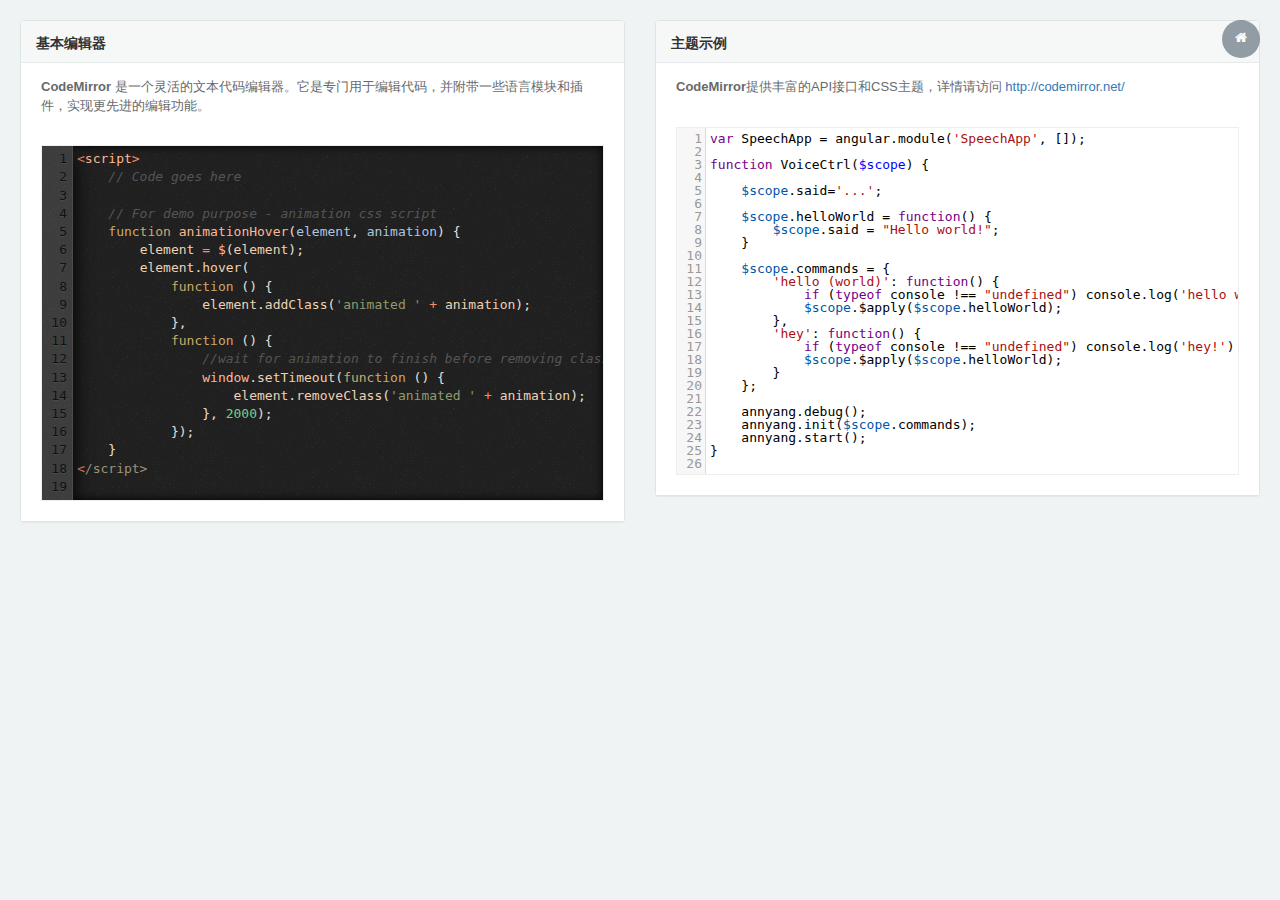
<file: code_editor.html>
<!DOCTYPE html>
<html>

<head>

    <meta charset="utf-8">
    <meta name="viewport" content="width=device-width, initial-scale=1.0">


    <title> - 代码编辑器</title>
    <meta name="keywords" content="">
    <meta name="description" content="">

    <link rel="shortcut icon" href="favicon.ico"> <link href="css/bootstrap.min.css?v=3.3.6" rel="stylesheet">
    <link href="css/font-awesome.css?v=4.4.0" rel="stylesheet">
    <link href="css/animate.css" rel="stylesheet">
    <link href="css/plugins/codemirror/codemirror.css" rel="stylesheet">
    <link href="css/plugins/codemirror/ambiance.css" rel="stylesheet">
    <link href="css/style.css?v=4.1.0" rel="stylesheet">

</head>

<body class="gray-bg">
    <div class="wrapper wrapper-content  animated fadeInRight">
        <div class="row">
            <div class="col-sm-6">
                <div class="ibox ">
                    <div class="ibox-title">
                        <h5>基本编辑器</h5>
                    </div>
                    <div class="ibox-content">

                        <p class="m-b-lg">
                            <strong>CodeMirror</strong> 是一个灵活的文本代码编辑器。它是专门用于编辑代码，并附带一些语言模块和插件，实现更先进的编辑功能。
                        </p>

<textarea id="code1">
<script>
    // Code goes here

    // For demo purpose - animation css script
    function animationHover(element, animation) {
        element = $(element);
        element.hover(
            function () {
                element.addClass('animated ' + animation);
            },
            function () {
                //wait for animation to finish before removing classes
                window.setTimeout(function () {
                    element.removeClass('animated ' + animation);
                }, 2000);
            });
    }
</script>
</textarea>
                    </div>
                </div>
            </div>
            <div class="col-sm-6">
                <div class="ibox ">
                    <div class="ibox-title">
                        <h5>主题示例</h5>
                    </div>
                    <div class="ibox-content">

                        <p class="m-b-lg">
                            <strong>CodeMirror</strong>提供丰富的API接口和CSS主题，详情请访问
                            <a href="http://codemirror.net/" target="_blank">http://codemirror.net/</a>
                        </p>
<textarea id="code2">
var SpeechApp = angular.module('SpeechApp', []);

function VoiceCtrl($scope) {

    $scope.said='...';

    $scope.helloWorld = function() {
        $scope.said = "Hello world!";
    }

    $scope.commands = {
        'hello (world)': function() {
            if (typeof console !== "undefined") console.log('hello world!')
            $scope.$apply($scope.helloWorld);
        },
        'hey': function() {
            if (typeof console !== "undefined") console.log('hey!')
            $scope.$apply($scope.helloWorld);
        }
    };

    annyang.debug();
    annyang.init($scope.commands);
    annyang.start();
}
</textarea>
                    </div>
                </div>
            </div>
        </div>
    </div>

    <!-- 全局js -->
    <script src="js/jquery.min.js?v=2.1.4"></script>
    <script src="js/bootstrap.min.js?v=3.3.6"></script>

    <!-- Peity -->
    <script src="js/plugins/peity/jquery.peity.min.js"></script>

    <!-- CodeMirror -->
    <script src="js/plugins/codemirror/codemirror.js"></script>
    <script src="js/plugins/codemirror/mode/javascript/javascript.js"></script>

    <!-- 自定义js -->
    <script src="js/content.js?v=1.0.0"></script>

    <script>
        $(document).ready(function () {

            var editor_one = CodeMirror.fromTextArea(document.getElementById("code1"), {
                lineNumbers: true,
                matchBrackets: true,
                styleActiveLine: true,
                theme: "ambiance"
            });

            var editor_two = CodeMirror.fromTextArea(document.getElementById("code2"), {
                lineNumbers: true,
                matchBrackets: true,
                styleActiveLine: true
            });

        });
    </script>

    
    

</body>

</html>
</file>
<file: css/style.css>
/*
 *
 *   H+ - 后台主题UI框架
 *   version 4.0
 *
*/

h1,
h2,
h3,
h4,
h5,
h6 {
    font-weight: 100;
}

h1 {
    font-size: 30px;
}

h2 {
    font-size: 24px;
}

h3 {
    font-size: 16px;
}

h4 {
    font-size: 14px;
}

h5 {
    font-size: 12px;
}

h6 {
    font-size: 10px;
}

h3,
h4,
h5 {
    margin-top: 5px;
    font-weight: 600;
}

a:focus {
    outline: none;
}

.nav > li > a {
    color: #869fb1;
    font-weight: 600;
    padding: 14px 20px 14px 25px;
}

.nav li>a {
    display: block;
    /*white-space: nowrap;*/
}

.nav.navbar-right > li > a {
    color: #999c9e;
}

.nav > li.active > a {
    color: #ffffff;
}

.navbar-default .nav > li > a:hover,
.navbar-default .nav > li > a:focus {
    background-color: #131e26;
    color: white;
}

.nav .open > a,
.nav .open > a:hover,
.nav .open > a:focus {
    background: #fff;
}

.nav > li > a i {
    margin-right: 6px;
}

.navbar {
    border: 0;
}

.navbar-default {
    background-color: transparent;
    border-color: #2f4050;
    position: relative;
}

.navbar-top-links li {
    display: inline-block;
}

.navbar-top-links li:last-child {
    margin-right: 30px;
}

body.body-small .navbar-top-links li:last-child {
    margin-right: 10px;
}

.navbar-top-links li a {
    padding: 15px 10px;
    min-height: 50px;
}

.dropdown-menu {
    border: medium none;
    display: none;
    float: left;
    font-size: 12px;
    left: 0;
    list-style: none outside none;
    padding: 0;
    position: absolute;
    text-shadow: none;
    top: 100%;
    z-index: 1000;
    border-radius: 0;
    box-shadow: 0 0 3px rgba(86, 96, 117, 0.3);
}

.dropdown-menu > li > a {
    border-radius: 3px;
    color: inherit;
    line-height: 25px;
    margin: 4px;
    text-align: left;
    font-weight: normal;
}

.dropdown-menu > li > a.font-bold {
    font-weight: 600;
}

.navbar-top-links .dropdown-menu li {
    display: block;
}

.navbar-top-links .dropdown-menu li:last-child {
    margin-right: 0;
}

.navbar-top-links .dropdown-menu li a {
    padding: 3px 20px;
    min-height: 0;
}

.navbar-top-links .dropdown-menu li a div {
    white-space: normal;
}

.navbar-top-links .dropdown-messages,
.navbar-top-links .dropdown-tasks,
.navbar-top-links .dropdown-alerts {
    width: 310px;
    min-width: 0;
}

.navbar-top-links .dropdown-messages {
    margin-left: 5px;
}

.navbar-top-links .dropdown-tasks {
    margin-left: -59px;
}

.navbar-top-links .dropdown-alerts {
    margin-left: -123px;
}

.navbar-top-links .dropdown-user {
    right: 0;
    left: auto;
}

.dropdown-messages,
.dropdown-alerts {
    padding: 10px 10px 10px 10px;
}

.dropdown-messages li a,
.dropdown-alerts li a {
    font-size: 12px;
}

.dropdown-messages li em,
.dropdown-alerts li em {
    font-size: 10px;
}

.nav.navbar-top-links .dropdown-alerts a {
    font-size: 12px;
}

.nav-header {
    padding: 8px 25px;
    background: #1c2b36;
}

.pace-done .nav-header {
    -webkit-transition: all 0.5s;
    transition: all 0.5s;
}

.nav > li.active {
    border-left: 4px solid #19a9d5;
    background: #131e26;
}

.nav.nav-second-level > li.active {
    border: none;
}

.nav.nav-second-level.collapse[style] {
    height: auto !important;
}

.nav-header a {
    color: #DFE4ED;
}

.nav-header .text-muted {
    color: #8095a8;
}

.minimalize-styl-2 {
    padding: 4px 12px;
    margin: 14px 5px 5px 20px;
    font-size: 14px;
    float: left;
}

.navbar-form-custom {
    float: left;
    height: 50px;
    padding: 0;
    width: 200px;
    display: inline-table;
}

.navbar-form-custom .form-group {
    margin-bottom: 0;
}

.nav.navbar-top-links a {
    font-size: 14px;
}

.navbar-form-custom .form-control {
    background: none repeat scroll 0 0 rgba(0, 0, 0, 0);
    border: medium none;
    font-size: 14px;
    margin-top: 10px;
    z-index: 2000;
}

.navbar-form-custom .form-control:focus{
    border-bottom: 1px solid #f1f1f1;
}

.count-info .label {
    line-height: 12px;
    padding: 1px 5px;
    position: absolute;
    right: 0px;
    top: 12px;
}

.arrow {
    float: right;
    margin-top: 2px;
}

.fa.arrow:before {
    content: "\f104";
}

.active > a > .fa.arrow:before {
    content: "\f107";
}

.nav-second-level li,
.nav-third-level li {
    border-bottom: none !important;
}

.nav-second-level li a {
    padding: 7px 15px 7px 10px;
    padding-left: 52px;
}

.nav-third-level li a {
    padding-left: 62px;
}

.nav-second-level li:last-child {
    margin-bottom: 10px;
}

body:not(.fixed-sidebar):not(.canvas-menu).mini-navbar .nav li:hover > .nav-second-level,
.mini-navbar .nav li:focus > .nav-second-level {
    display: block;
    border-radius: 0 2px 2px 0;
    min-width: 140px;
    height: auto;
}

body.mini-navbar .navbar-default .nav > li > .nav-second-level li a {
    font-size: 12px;
    border-radius: 0 2px 2px 0;
}

.fixed-nav .slimScrollDiv #side-menu {
    padding-bottom: 60px;
    position: relative;
}

.slimScrollDiv >* {
    overflow: hidden;
}

.mini-navbar .nav-second-level li a {
    padding: 10px 10px 10px 15px;
}

.canvas-menu.mini-navbar .nav-second-level {
    background: #293846;
}

.mini-navbar li.active .nav-second-level {
    left: 65px;
}

.navbar-default .special_link a {
    background: #23b7e5;
    color: white;
}

.navbar-default .special_link a:hover {
    background: #17987e !important;
    color: white;
}

.navbar-default .special_link a span.label {
    background: #fff;
    color: #23b7e5;
}

.navbar-default .landing_link a {
    background: #1cc09f;
    color: white;
}

.navbar-default .landing_link a:hover {
    background: #23b7e5 !important;
    color: white;
}

.navbar-default .landing_link a span.label {
    background: #fff;
    color: #1cc09f;
}

.logo-element {
    text-align: center;
    font-size: 18px;
    font-weight: 600;
    color: white;
    display: none;
    padding: 18px 0;
}

.pace-done .navbar-static-side,
.pace-done .nav-header,
.pace-done li.active,
.pace-done #page-wrapper,
.pace-done .footer {
    -webkit-transition: all 0.5s;
    transition: all 0.5s;
}

.navbar-fixed-top {
    background: #fff;
    -webkit-transition-duration: 0.5s;
    transition-duration: 0.5s;
    z-index: 2030;
}

.navbar-fixed-top,
.navbar-static-top {
    background: #fff;
    box-shadow: 0 2px 2px rgba(0, 0, 0, 0.05), 0 1px 0 rgba(0, 0, 0, 0.05);
}

.fixed-nav #wrapper {
    padding-top: 60px;
    box-sizing: border-box;
}

.fixed-nav .minimalize-styl-2 {
    margin: 14px 5px 5px 15px;
}

.body-small .navbar-fixed-top {
    margin-left: 0px;
}

body.mini-navbar .navbar-static-side {
    width: 70px;
}

body.mini-navbar .profile-element,
body.mini-navbar .nav-label,
body.mini-navbar .navbar-default .nav li a span {
    display: none;
}

body.canvas-menu .profile-element {
    display: block;
}

body:not(.fixed-sidebar):not(.canvas-menu).mini-navbar .nav-second-level {
    display: none;
}

body.mini-navbar .navbar-default .nav > li > a {
    font-size: 16px;
}

body.mini-navbar .logo-element {
    display: block;
}

body.canvas-menu .logo-element {
    display: none;
}

body.mini-navbar .nav-header {
    padding: 0;
    background-color: #23b7e5;
}

body.canvas-menu .nav-header {
    padding: 33px 25px;
}

body.mini-navbar #page-wrapper {
    margin: 0 0 0 70px;
}

body.canvas-menu.mini-navbar #page-wrapper,
body.canvas-menu.mini-navbar .footer {
    margin: 0 0 0 0;
}

body.fixed-sidebar .navbar-static-side,
body.canvas-menu .navbar-static-side {
    position: fixed;
    width: 220px;
    z-index: 2001;
    height: 100%;
}

body.fixed-sidebar.mini-navbar .navbar-static-side {
    width: 70px;
}

body.fixed-sidebar.mini-navbar #page-wrapper {
    margin: 0 0 0 70px;
}

body.body-small.fixed-sidebar.mini-navbar #page-wrapper {
    margin: 0 0 0 70px;
}

body.body-small.fixed-sidebar.mini-navbar .navbar-static-side {
    width: 70px;
}

.fixed-sidebar.mini-navbar .nav li> .nav-second-level {
    display: none;
}

.fixed-sidebar.mini-navbar .nav li.active {
    border-left-width: 0;
}

.fixed-sidebar.mini-navbar .nav li:hover > .nav-second-level,
.canvas-menu.mini-navbar .nav li:hover > .nav-second-level {
    position: absolute;
    left: 70px;
    top: 0px;
    background-color: #2f4050;
    padding: 10px 10px 0 10px;
    font-size: 12px;
    display: block;
    min-width: 140px;
    border-radius: 2px;
}

body.fixed-sidebar.mini-navbar .navbar-default .nav > li > .nav-second-level li a {
    font-size: 12px;
    border-radius: 3px;
}

body.canvas-menu.mini-navbar .navbar-default .nav > li > .nav-second-level li a {
    font-size: 13px;
    border-radius: 3px;
}

.fixed-sidebar.mini-navbar .nav-second-level li a,
.canvas-menu.mini-navbar .nav-second-level li a {
    padding: 10px 10px 10px 15px;
}

.fixed-sidebar.mini-navbar .nav-second-level,
.canvas-menu.mini-navbar .nav-second-level {
    position: relative;
    padding: 0;
    font-size: 13px;
}

.fixed-sidebar.mini-navbar li.active .nav-second-level,
.canvas-menu.mini-navbar li.active .nav-second-level {
    left: 0px;
}

body.canvas-menu nav.navbar-static-side {
    z-index: 2001;
    background: #2f4050;
    height: 100%;
    position: fixed;
    display: none;
}

body.canvas-menu.mini-navbar nav.navbar-static-side {
    display: block;
    width: 70px;
}

.top-navigation #page-wrapper {
    margin-left: 0;
}

.top-navigation .navbar-nav .dropdown-menu > .active > a {
    background: white;
    color: #23b7e5;
    font-weight: bold;
}

.white-bg .navbar-fixed-top,
.white-bg .navbar-static-top {
    background: #fff;
}

.top-navigation .navbar {
    margin-bottom: 0;
}

.top-navigation .nav > li > a {
    padding: 15px 20px;
    color: #676a6c;
}

.top-navigation .nav > li a:hover,
.top-navigation .nav > li a:focus {
    background: #fff;
    color: #23b7e5;
}

.top-navigation .nav > li.active {
    background: #fff;
    border: none;
}

.top-navigation .nav > li.active > a {
    color: #23b7e5;
}

.top-navigation .navbar-right {
    padding-right: 10px;
}

.top-navigation .navbar-nav .dropdown-menu {
    box-shadow: none;
    border: 1px solid #e7eaec;
}

.top-navigation .dropdown-menu > li > a {
    margin: 0;
    padding: 7px 20px;
}

.navbar .dropdown-menu {
    margin-top: 0px;
}

.top-navigation .navbar-brand {
    background: #23b7e5;
    color: #fff;
    padding: 15px 25px;
}

.top-navigation .navbar-top-links li:last-child {
    margin-right: 0;
}

.top-navigation.mini-navbar #page-wrapper,
.top-navigation.body-small.fixed-sidebar.mini-navbar #page-wrapper,
.mini-navbar .top-navigation #page-wrapper,
.body-small.fixed-sidebar.mini-navbar .top-navigation #page-wrapper,
.canvas-menu #page-wrapper {
    margin: 0;
}

.top-navigation.fixed-nav #wrapper,
.fixed-nav #wrapper.top-navigation {
    margin-top: 50px;
}

.top-navigation .footer.fixed {
    margin-left: 0 !important;
}

.top-navigation .wrapper.wrapper-content {
    padding: 40px;
}

.top-navigation.body-small .wrapper.wrapper-content,
.body-small .top-navigation .wrapper.wrapper-content {
    padding: 40px 0px 40px 0px;
}

.navbar-toggle {
    background-color: #23b7e5;
    color: #fff;
    padding: 6px 12px;
    font-size: 14px;
}

.top-navigation .navbar-nav .open .dropdown-menu > li > a,
.top-navigation .navbar-nav .open .dropdown-menu .dropdown-header {
    padding: 10px 15px 10px 20px;
}

@media (max-width: 768px) {
    .top-navigation .navbar-header {
        display: block;
        float: none;
    }
}

.menu-visible-lg,
.menu-visible-md {
    display: none !important;
}

@media (min-width: 1200px) {
    .menu-visible-lg {
        display: block !important;
    }
}

@media (min-width: 992px) {
    .menu-visible-md {
        display: block !important;
    }
}

@media (max-width: 767px) {
    .menu-visible-md {
        display: block !important;
    }
    .menu-visible-lg {
        display: block !important;
    }
}

.btn {
    border-radius: 3px;
}

.btn:focus{
    outline: none!important;
}


.float-e-margins .btn {
    margin-bottom: 5px;
}

.btn-w-m {
    min-width: 120px;
}

.btn-primary.btn-outline {
    color: #58666e !important;
}

.btn-success.btn-outline {
    color: #58666e !important;
}

.btn-info.btn-outline {
    color: #58666e !important;
}

.btn-warning.btn-outline {
    color: #58666e !important;
}

.btn-danger.btn-outline {
    color: #58666e !important;
}

.btn-primary.btn-outline:hover,
.btn-success.btn-outline:hover,
.btn-info.btn-outline:hover,
.btn-warning.btn-outline:hover,
.btn-danger.btn-outline:hover {
    color: #fff;
}

.btn-primary {
    color: #ffffff !important;
  background-color: #7266ba;
  border-color: #7266ba;
}

.btn-primary:hover,
.btn-primary:focus,
.btn-primary:active,
.btn-primary.active,
.open .dropdown-toggle.btn-primary {
  color: #ffffff !important;
  background-color: #6254b2;
  border-color: #5a4daa;
}

.btn-primary:active,
.btn-primary.active,
.open .dropdown-toggle.btn-primary {
  background-image: none;
}

.btn-primary.disabled,
.btn-primary.disabled:hover,
.btn-primary.disabled:focus,
.btn-primary.disabled:active,
.btn-primary.disabled.active,
.btn-primary[disabled],
.btn-primary[disabled]:hover,
.btn-primary[disabled]:focus,
.btn-primary[disabled]:active,
.btn-primary.active[disabled],
fieldset[disabled] .btn-primary,
fieldset[disabled] .btn-primary:hover,
fieldset[disabled] .btn-primary:focus,
fieldset[disabled] .btn-primary:active,
fieldset[disabled] .btn-primary.active {
    background-color: #7266ba;
  border-color: #7266ba;
}

.btn-success {
  color: #ffffff !important;
  background-color: #27c24c;
  border-color: #27c24c;
}

.btn-success:hover,
.btn-success:focus,
.btn-success:active,
.btn-success.active,
.open .dropdown-toggle.btn-success {
  color: #ffffff !important;
  background-color: #23ad44;
  border-color: #20a03f;
}

.btn-success:active,
.btn-success.active,
.open .dropdown-toggle.btn-success {
  background-image: none;
}

.btn-success.disabled,
.btn-success.disabled:hover,
.btn-success.disabled:focus,
.btn-success.disabled:active,
.btn-success.disabled.active,
.btn-success[disabled],
.btn-success[disabled]:hover,
.btn-success[disabled]:focus,
.btn-success[disabled]:active,
.btn-success.active[disabled],
fieldset[disabled] .btn-success,
fieldset[disabled] .btn-success:hover,
fieldset[disabled] .btn-success:focus,
fieldset[disabled] .btn-success:active,
fieldset[disabled] .btn-success.active {
  background-color: #27c24c;
  border-color: #27c24c;
}

.btn-info {
  color: #ffffff !important;
  background-color: #23b7e5;
  border-color: #23b7e5;
}

.btn-info:hover,
.btn-info:focus,
.btn-info:active,
.btn-info.active,
.open .dropdown-toggle.btn-info {
  color: #ffffff !important;
  background-color: #19a9d5;
  border-color: #189ec8;
}

.btn-info:active,
.btn-info.active,
.open .dropdown-toggle.btn-info {
  background-image: none;
}

.btn-info.disabled,
.btn-info[disabled],
fieldset[disabled] .btn-info,
.btn-info.disabled:hover,
.btn-info[disabled]:hover,
fieldset[disabled] .btn-info:hover,
.btn-info.disabled:focus,
.btn-info[disabled]:focus,
fieldset[disabled] .btn-info:focus,
.btn-info.disabled:active,
.btn-info[disabled]:active,
fieldset[disabled] .btn-info:active,
.btn-info.disabled.active,
.btn-info[disabled].active,
fieldset[disabled] .btn-info.active {
  background-color: #23b7e5;
  border-color: #23b7e5;
}

.btn-default {
    color: #58666e !important;
    background-color: #fcfdfd;
    background-color: #fff;
    border-color: #dee5e7;
    border-bottom-color: #d8e1e3;
    -webkit-box-shadow: 0 1px 1px rgba(90, 90, 90, 0.1);
    box-shadow: 0 1px 1px rgba(90, 90, 90, 0.1);
}

.btn-default:hover,
.btn-default:focus,
.btn-default:active,
.btn-default.active,
.open .dropdown-toggle.btn-default {
    color: #58666e !important;
    background-color: #edf1f2;
    border-color: #c7d3d6;
}

.btn-default:active,
.btn-default.active,
.open .dropdown-toggle.btn-default {
    background-image: none;
}

.btn-default.disabled,
.btn-default.disabled:hover,
.btn-default.disabled:focus,
.btn-default.disabled:active,
.btn-default.disabled.active,
.btn-default[disabled],
.btn-default[disabled]:hover,
.btn-default[disabled]:focus,
.btn-default[disabled]:active,
.btn-default.active[disabled],
fieldset[disabled] .btn-default,
fieldset[disabled] .btn-default:hover,
fieldset[disabled] .btn-default:focus,
fieldset[disabled] .btn-default:active,
fieldset[disabled] .btn-default.active {
    background-color: #fcfdfd;
    border-color: #dee5e7;
}

.btn-warning {
  color: #ffffff !important;
  background-color: #fad733;
  border-color: #fad733;
}

.btn-warning:hover,
.btn-warning:focus,
.btn-warning:active,
.btn-warning.active,
.open .dropdown-toggle.btn-warning {
  color: #ffffff !important;
  background-color: #f9d21a;
  border-color: #f9cf0b;
}

.btn-warning:active,
.btn-warning.active,
.open .dropdown-toggle.btn-warning {
  background-image: none;
}

.btn-warning.disabled,
.btn-warning[disabled],
fieldset[disabled] .btn-warning,
.btn-warning.disabled:hover,
.btn-warning[disabled]:hover,
fieldset[disabled] .btn-warning:hover,
.btn-warning.disabled:focus,
.btn-warning[disabled]:focus,
fieldset[disabled] .btn-warning:focus,
.btn-warning.disabled:active,
.btn-warning[disabled]:active,
fieldset[disabled] .btn-warning:active,
.btn-warning.disabled.active,
.btn-warning[disabled].active,
fieldset[disabled] .btn-warning.active {
  background-color: #fad733;
  border-color: #fad733;
}

.btn-danger {
  color: #ffffff !important;
  background-color: #f05050;
  border-color: #f05050;
}

.btn-danger:hover,
.btn-danger:focus,
.btn-danger:active,
.btn-danger.active,
.open .dropdown-toggle.btn-danger {
  color: #ffffff !important;
  background-color: #ee3939;
  border-color: #ed2a2a;
}

.btn-danger:active,
.btn-danger.active,
.open .dropdown-toggle.btn-danger {
  background-image: none;
}

.btn-danger.disabled,
.btn-danger[disabled],
fieldset[disabled] .btn-danger,
.btn-danger.disabled:hover,
.btn-danger[disabled]:hover,
fieldset[disabled] .btn-danger:hover,
.btn-danger.disabled:focus,
.btn-danger[disabled]:focus,
fieldset[disabled] .btn-danger:focus,
.btn-danger.disabled:active,
.btn-danger[disabled]:active,
fieldset[disabled] .btn-danger:active,
.btn-danger.disabled.active,
.btn-danger[disabled].active,
fieldset[disabled] .btn-danger.active {
  background-color: #f05050;
  border-color: #f05050;
}

.btn-link {
    color: inherit;
}

.btn-link:hover,
.btn-link:focus,
.btn-link:active,
.btn-link.active,
.open .dropdown-toggle.btn-link {
    color: #23b7e5;
    text-decoration: none;
}

.btn-link:active,
.btn-link.active,
.open .dropdown-toggle.btn-link {
    background-image: none;
}

.btn-link.disabled,
.btn-link.disabled:hover,
.btn-link.disabled:focus,
.btn-link.disabled:active,
.btn-link.disabled.active,
.btn-link[disabled],
.btn-link[disabled]:hover,
.btn-link[disabled]:focus,
.btn-link[disabled]:active,
.btn-link.active[disabled],
fieldset[disabled] .btn-link,
fieldset[disabled] .btn-link:hover,
fieldset[disabled] .btn-link:focus,
fieldset[disabled] .btn-link:active,
fieldset[disabled] .btn-link.active {
    color: #cacaca;
}

.btn-white {
    color: inherit;
    background: white;
    border: 1px solid #e7eaec;
}

.btn-white:hover,
.btn-white:focus,
.btn-white:active,
.btn-white.active,
.open .dropdown-toggle.btn-white {
    color: inherit;
    border: 1px solid #d2d2d2;
}

.btn-white:active,
.btn-white.active {
    box-shadow: 0 2px 5px rgba(0, 0, 0, 0.15) inset;
}

.btn-white:active,
.btn-white.active,
.open .dropdown-toggle.btn-white {
    background-image: none;
}

.btn-white.disabled,
.btn-white.disabled:hover,
.btn-white.disabled:focus,
.btn-white.disabled:active,
.btn-white.disabled.active,
.btn-white[disabled],
.btn-white[disabled]:hover,
.btn-white[disabled]:focus,
.btn-white[disabled]:active,
.btn-white.active[disabled],
fieldset[disabled] .btn-white,
fieldset[disabled] .btn-white:hover,
fieldset[disabled] .btn-white:focus,
fieldset[disabled] .btn-white:active,
fieldset[disabled] .btn-white.active {
    color: #cacaca;
}

.form-control,
.form-control:focus,
.has-error .form-control:focus,
.has-success .form-control:focus,
.has-warning .form-control:focus,
.navbar-collapse,
.navbar-form,
.navbar-form-custom .form-control:focus,
.navbar-form-custom .form-control:hover,
.open .btn.dropdown-toggle,
.panel,
.popover,
.progress,
.progress-bar {
    box-shadow: none;
}

.btn-outline {
    color: inherit;
    background-color: transparent;
    -webkit-transition: all .5s;
    transition: all .5s;
}

.btn-rounded {
    border-radius: 50px;
}

.btn-large-dim {
    width: 90px;
    height: 90px;
    font-size: 42px;
}

button.dim {
    display: inline-block;
    color: #fff;
    text-decoration: none;
    text-transform: uppercase;
    text-align: center;
    padding-top: 6px;
    margin-right: 10px;
    position: relative;
    cursor: pointer;
    border-radius: 5px;
    font-weight: 600;
    margin-bottom: 20px !important;
}

button.dim:active {
    top: 3px;
}

button.btn-primary.dim {
    box-shadow: inset 0px 0px 0px #16987e, 0px 5px 0px 0px #16987e, 0px 10px 5px #999999;
}

button.btn-primary.dim:active {
    box-shadow: inset 0px 0px 0px #16987e, 0px 2px 0px 0px #16987e, 0px 5px 3px #999999;
}

button.btn-default.dim {
    box-shadow: inset 0px 0px 0px #b3b3b3, 0px 5px 0px 0px #b3b3b3, 0px 10px 5px #999999;
}

button.btn-default.dim:active {
    box-shadow: inset 0px 0px 0px #b3b3b3, 0px 2px 0px 0px #b3b3b3, 0px 5px 3px #999999;
}

button.btn-warning.dim {
    box-shadow: inset 0px 0px 0px #f79d3c, 0px 5px 0px 0px #f79d3c, 0px 10px 5px #999999;
}

button.btn-warning.dim:active {
    box-shadow: inset 0px 0px 0px #f79d3c, 0px 2px 0px 0px #f79d3c, 0px 5px 3px #999999;
}

button.btn-info.dim {
    box-shadow: inset 0px 0px 0px #1eacae, 0px 5px 0px 0px #1eacae, 0px 10px 5px #999999;
}

button.btn-info.dim:active {
    box-shadow: inset 0px 0px 0px #1eacae, 0px 2px 0px 0px #1eacae, 0px 5px 3px #999999;
}

button.btn-success.dim {
    box-shadow: inset 0px 0px 0px #1872ab, 0px 5px 0px 0px #1872ab, 0px 10px 5px #999999;
}

button.btn-success.dim:active {
    box-shadow: inset 0px 0px 0px #1872ab, 0px 2px 0px 0px #1872ab, 0px 5px 3px #999999;
}

button.btn-danger.dim {
    box-shadow: inset 0px 0px 0px #ea394c, 0px 5px 0px 0px #ea394c, 0px 10px 5px #999999;
}

button.btn-danger.dim:active {
    box-shadow: inset 0px 0px 0px #ea394c, 0px 2px 0px 0px #ea394c, 0px 5px 3px #999999;
}

button.dim:before {
    font-size: 50px;
    line-height: 1em;
    font-weight: normal;
    color: #fff;
    display: block;
    padding-top: 10px;
}

button.dim:active:before {
    top: 7px;
    font-size: 50px;
}

.label {
    background-color: #d1dade;
    color: #5e5e5e;
    font-size: 10px;
    font-weight: 600;
    padding: 3px 8px;
    text-shadow: none;
}

.badge {
    background-color: #d1dade;
    color: #5e5e5e;
    font-size: 11px;
    font-weight: 600;
    padding-bottom: 4px;
    padding-left: 6px;
    padding-right: 6px;
    text-shadow: none;
}

.label-primary,
.badge-primary {
    background-color: #23b7e5;
    color: #FFFFFF;
}

.label-success,
.badge-success {
    background-color: #1c84c6;
    color: #FFFFFF;
}

.label-warning,
.badge-warning {
    background-color: #f8ac59;
    color: #FFFFFF;
}

.label-warning-light,
.badge-warning-light {
    background-color: #f8ac59;
    color: #ffffff;
}

.label-danger,
.badge-danger {
    background-color: #ed5565;
    color: #FFFFFF;
}

.label-info,
.badge-info {
    background-color: #23c6c8;
    color: #FFFFFF;
}

.label-inverse,
.badge-inverse {
    background-color: #262626;
    color: #FFFFFF;
}

.label-white,
.badge-white {
    background-color: #FFFFFF;
    color: #5E5E5E;
}

.label-white,
.badge-disable {
    background-color: #2A2E36;
    color: #8B91A0;
}


/* TOOGLE SWICH */

.onoffswitch {
    position: relative;
    width: 64px;
    -webkit-user-select: none;
    -moz-user-select: none;
    -ms-user-select: none;
}

.onoffswitch-checkbox {
    display: none;
}

.onoffswitch-label {
    display: block;
    overflow: hidden;
    cursor: pointer;
    border: 2px solid #23b7e5;
    border-radius: 2px;
}

.onoffswitch-inner {
    width: 200%;
    margin-left: -100%;
    -webkit-transition: margin 0.3s ease-in 0s;
    transition: margin 0.3s ease-in 0s;
}

.onoffswitch-inner:before,
.onoffswitch-inner:after {
    float: left;
    width: 50%;
    height: 20px;
    padding: 0;
    line-height: 20px;
    font-size: 12px;
    color: white;
    font-family: Trebuchet, Arial, sans-serif;
    font-weight: bold;
    box-sizing: border-box;
}

.onoffswitch-inner:before {
    content: "ON";
    padding-left: 10px;
    background-color: #23b7e5;
    color: #FFFFFF;
}

.onoffswitch-inner:after {
    content: "OFF";
    padding-right: 10px;
    background-color: #FFFFFF;
    color: #999999;
    text-align: right;
}

.onoffswitch-switch {
    width: 20px;
    margin: 0px;
    background: #FFFFFF;
    border: 2px solid #23b7e5;
    border-radius: 2px;
    position: absolute;
    top: 0;
    bottom: 0;
    right: 44px;
    -webkit-transition: all 0.3s ease-in 0s;
    transition: all 0.3s ease-in 0s;
}

.onoffswitch-checkbox:checked + .onoffswitch-label .onoffswitch-inner {
    margin-left: 0;
}

.onoffswitch-checkbox:checked + .onoffswitch-label .onoffswitch-switch {
    right: 0px;
}


/* CHOSEN PLUGIN */

.chosen-container-single .chosen-single {
    background: #ffffff;
    box-shadow: none;
    -moz-box-sizing: border-box;
    background-color: #FFFFFF;
    border: 1px solid #CBD5DD;
    border-radius: 2px;
    cursor: text;
    height: auto !important;
    margin: 0;
    min-height: 30px;
    overflow: hidden;
    padding: 4px 12px;
    position: relative;
    width: 100%;
}

.chosen-container-multi .chosen-choices li.search-choice {
    background: #f1f1f1;
    border: 1px solid #ededed;
    border-radius: 2px;
    box-shadow: none;
    color: #333333;
    cursor: default;
    line-height: 13px;
    margin: 3px 0 3px 5px;
    padding: 3px 20px 3px 5px;
    position: relative;
}


/* PAGINATIN */

.pagination > .active > a,
.pagination > .active > span,
.pagination > .active > a:hover,
.pagination > .active > span:hover,
.pagination > .active > a:focus,
.pagination > .active > span:focus {
    background-color: #f4f4f4;
    border-color: #DDDDDD;
    color: inherit;
    cursor: default;
    z-index: 2;
}

.pagination > li > a,
.pagination > li > span {
    background-color: #FFFFFF;
    border: 1px solid #DDDDDD;
    color: inherit;
    float: left;
    line-height: 1.42857;
    margin-left: -1px;
    padding: 4px 10px;
    position: relative;
    text-decoration: none;
}


/* TOOLTIPS */

.tooltip-inner {
    background-color: #2F4050;
}

.tooltip.top .tooltip-arrow {
    border-top-color: #2F4050;
}

.tooltip.right .tooltip-arrow {
    border-right-color: #2F4050;
}

.tooltip.bottom .tooltip-arrow {
    border-bottom-color: #2F4050;
}

.tooltip.left .tooltip-arrow {
    border-left-color: #2F4050;
}


/* EASY PIE CHART*/

.easypiechart {
    position: relative;
    text-align: center;
}

.easypiechart .h2 {
    margin-left: 10px;
    margin-top: 10px;
    display: inline-block;
}

.easypiechart canvas {
    top: 0;
    left: 0;
}

.easypiechart .easypie-text {
    line-height: 1;
    position: absolute;
    top: 33px;
    width: 100%;
    z-index: 1;
}

.easypiechart img {
    margin-top: -4px;
}

.jqstooltip {
    box-sizing: content-box;
}


/* FULLCALENDAR */

.fc-state-default {
    background-color: #ffffff;
    background-image: none;
    background-repeat: repeat-x;
    box-shadow: none;
    color: #333333;
    text-shadow: none;
}

.fc-state-default {
    border: 1px solid;
}

.fc-button {
    color: inherit;
    border: 1px solid #e7eaec;
    cursor: pointer;
    display: inline-block;
    height: 1.9em;
    line-height: 1.9em;
    overflow: hidden;
    padding: 0 0.6em;
    position: relative;
    white-space: nowrap;
}

.fc-state-active {
    background-color: #23b7e5;
    border-color: #23b7e5;
    color: #ffffff;
}

.fc-header-title h2 {
    font-size: 16px;
    font-weight: 600;
    color: inherit;
}

.fc-content .fc-widget-header,
.fc-content .fc-widget-content {
    border-color: #e7eaec;
    font-weight: normal;
}

.fc-border-separate tbody {
    background-color: #F8F8F8;
}

.fc-state-highlight {
    background: none repeat scroll 0 0 #FCF8E3;
}

.external-event {
    padding: 5px 10px;
    border-radius: 2px;
    cursor: pointer;
    margin-bottom: 5px;
}

.fc-ltr .fc-event-hori.fc-event-end,
.fc-rtl .fc-event-hori.fc-event-start {
    border-radius: 2px;
}

.fc-event,
.fc-agenda .fc-event-time,
.fc-event a {
    padding: 4px 6px;
    background-color: #23b7e5;
    /* background color */
    border-color: #23b7e5;
    /* border color */
}

.fc-event-time,
.fc-event-title {
    color: #717171;
    padding: 0 1px;
}

.ui-calendar .fc-event-time,
.ui-calendar .fc-event-title {
    color: #fff;
}


/* Chat */

.chat-activity-list .chat-element {
    border-bottom: 1px solid #e7eaec;
}

.chat-element:first-child {
    margin-top: 0;
}

.chat-element {
    padding-bottom: 15px;
}

.chat-element,
.chat-element .media {
    margin-top: 15px;
}

.chat-element,
.media-body {
    overflow: hidden;
}

.media-body {
    display: block;
    width: auto;
}

.chat-element > .pull-left {
    margin-right: 10px;
}

.chat-element img.img-circle,
.dropdown-messages-box img.img-circle {
    width: 38px;
    height: 38px;
}

.chat-element .well {
    border: 1px solid #e7eaec;
    box-shadow: none;
    margin-top: 10px;
    margin-bottom: 5px;
    padding: 10px 20px;
    font-size: 11px;
    line-height: 16px;
}

.chat-element .actions {
    margin-top: 10px;
}

.chat-element .photos {
    margin: 10px 0;
}

.right.chat-element > .pull-right {
    margin-left: 10px;
}

.chat-photo {
    max-height: 180px;
    border-radius: 4px;
    overflow: hidden;
    margin-right: 10px;
    margin-bottom: 10px;
}

.chat {
    margin: 0;
    padding: 0;
    list-style: none;
}

.chat li {
    margin-bottom: 10px;
    padding-bottom: 5px;
    border-bottom: 1px dotted #B3A9A9;
}

.chat li.left .chat-body {
    margin-left: 60px;
}

.chat li.right .chat-body {
    margin-right: 60px;
}

.chat li .chat-body p {
    margin: 0;
    color: #777777;
}

.panel .slidedown .glyphicon,
.chat .glyphicon {
    margin-right: 5px;
}

.chat-panel .panel-body {
    height: 350px;
    overflow-y: scroll;
}


/* LIST GROUP */

a.list-group-item.active,
a.list-group-item.active:hover,
a.list-group-item.active:focus {
    background-color: #23b7e5;
    border-color: #23b7e5;
    color: #FFFFFF;
    z-index: 2;
}

.list-group-item-heading {
    margin-top: 10px;
}

.list-group-item-text {
    margin: 0 0 10px;
    color: inherit;
    font-size: 12px;
    line-height: inherit;
}

.no-padding .list-group-item {
    border-left: none;
    border-right: none;
    border-bottom: none;
}

.no-padding .list-group-item:first-child {
    border-left: none;
    border-right: none;
    border-bottom: none;
    border-top: none;
}

.no-padding .list-group {
    margin-bottom: 0;
}

.list-group-item {
    background-color: inherit;
    border: 1px solid #e7eaec;
    display: block;
    margin-bottom: -1px;
    padding: 10px 15px;
    position: relative;
}

.elements-list .list-group-item {
    border-left: none;
    border-right: none;
    /*border-top: none;*/
    padding: 15px 25px;
}

.elements-list .list-group-item:first-child {
    border-left: none;
    border-right: none;
    border-top: none !important;
}

.elements-list .list-group {
    margin-bottom: 0;
}

.elements-list a {
    color: inherit;
}

.elements-list .list-group-item.active,
.elements-list .list-group-item:hover {
    background: #f0f3f4;
    color: inherit;
    border-color: #e7eaec;
    /*border-bottom: 1px solid #e7eaec;*/
    /*border-top: 1px solid #e7eaec;*/
    border-radius: 0;
}

.elements-list li.active {
    -webkit-transition: none;
    transition: none;
}

.element-detail-box {
    padding: 25px;
}


/* FLOT CHART  */

.flot-chart {
    display: block;
    height: 200px;
}

.widget .flot-chart.dashboard-chart {
    display: block;
    height: 120px;
    margin-top: 40px;
}

.flot-chart.dashboard-chart {
    display: block;
    height: 180px;
    margin-top: 40px;
}

.flot-chart-content {
    width: 100%;
    height: 100%;
}

.flot-chart-pie-content {
    width: 200px;
    height: 200px;
    margin: auto;
}

.jqstooltip {
    position: absolute;
    display: block;
    left: 0px;
    top: 0px;
    visibility: hidden;
    background: #2b303a;
    background-color: rgba(43, 48, 58, 0.8);
    color: white;
    text-align: left;
    white-space: nowrap;
    z-index: 10000;
    padding: 5px 5px 5px 5px;
    min-height: 22px;
    border-radius: 3px;
}

.jqsfield {
    color: white;
    text-align: left;
}

.h-200 {
    min-height: 200px;
}

.legendLabel {
    padding-left: 5px;
}

.stat-list li:first-child {
    margin-top: 0;
}

.stat-list {
    list-style: none;
    padding: 0;
    margin: 0;
}

.stat-percent {
    float: right;
}

.stat-list li {
    margin-top: 15px;
    position: relative;
}


/* DATATABLES */

table.dataTable thead .sorting,
table.dataTable thead .sorting_asc:after,
table.dataTable thead .sorting_desc,
table.dataTable thead .sorting_asc_disabled,
table.dataTable thead .sorting_desc_disabled {
    background: transparent;
}

table.dataTable thead .sorting_asc:after {
    float: right;
    font-family: fontawesome;
}

table.dataTable thead .sorting_desc:after {
    content: "\f0dd";
    float: right;
    font-family: fontawesome;
}

table.dataTable thead .sorting:after {
    content: "\f0dc";
    float: right;
    font-family: fontawesome;
    color: rgba(50, 50, 50, 0.5);
}

.dataTables_wrapper {
    padding-bottom: 30px;
}


/* CIRCLE */

.img-circle {
    border-radius: 50%;
}

.btn-circle {
    width: 30px;
    height: 30px;
    padding: 6px 0;
    border-radius: 15px;
    text-align: center;
    font-size: 12px;
    line-height: 1.428571429;
}

.btn-circle.btn-lg {
    width: 50px;
    height: 50px;
    padding: 10px 16px;
    border-radius: 25px;
    font-size: 18px;
    line-height: 1.33;
}

.btn-circle.btn-xl {
    width: 70px;
    height: 70px;
    padding: 10px 16px;
    border-radius: 35px;
    font-size: 24px;
    line-height: 1.33;
}

.show-grid [class^="col-"] {
    padding-top: 10px;
    padding-bottom: 10px;
    border: 1px solid #ddd;
    background-color: #eee !important;
}

.show-grid {
    margin: 15px 0;
}


/* ANIMATION */

.css-animation-box h1 {
    font-size: 44px;
}

.animation-efect-links a {
    padding: 4px 6px;
    font-size: 12px;
}

#animation_box {
    background-color: #f9f8f8;
    border-radius: 16px;
    width: 80%;
    margin: 0 auto;
    padding-top: 80px;
}

.animation-text-box {
    position: absolute;
    margin-top: 40px;
    left: 50%;
    margin-left: -100px;
    width: 200px;
}

.animation-text-info {
    position: absolute;
    margin-top: -60px;
    left: 50%;
    margin-left: -100px;
    width: 200px;
    font-size: 10px;
}

.animation-text-box h2 {
    font-size: 54px;
    font-weight: 600;
    margin-bottom: 5px;
}

.animation-text-box p {
    font-size: 12px;
    text-transform: uppercase;
}


/* PEACE */

.pace {
    -webkit-pointer-events: none;
    pointer-events: none;
    -webkit-user-select: none;
    -moz-user-select: none;
    -ms-user-select: none;
    user-select: none;
}

.pace-inactive {
    display: none;
}

.pace .pace-progress {
    background: #4ad0ff;
    position: fixed;
    z-index: 2000;
    top: 0;
    width: 100%;
    height: 2px;
}

.pace-inactive {
    display: none;
}


/* WIDGETS */

.widget {
    border-radius: 5px;
    padding: 15px 20px;
    margin-bottom: 10px;
    margin-top: 10px;
}

.widget.style1 h2 {
    font-size: 30px;
}

.widget h2,
.widget h3 {
    margin-top: 5px;
    margin-bottom: 0;
}

.widget-text-box {
    padding: 20px;
    border: 1px solid #e7eaec;
    background: #ffffff;
}

.widget-head-color-box {
    border-radius: 5px 5px 0px 0px;
    margin-top: 10px;
}

.widget .flot-chart {
    height: 100px;
}

.vertical-align div {
    display: inline-block;
    vertical-align: middle;
}

.vertical-align h2,
.vertical-align h3 {
    margin: 0;
}

.todo-list {
    list-style: none outside none;
    margin: 0;
    padding: 0;
    font-size: 14px;
}

.todo-list.small-list {
    font-size: 12px;
}

.todo-list.small-list > li {
    background: #f0f3f4;
    border-left: none;
    border-right: none;
    border-radius: 4px;
    color: inherit;
    margin-bottom: 2px;
    padding: 6px 6px 6px 12px;
}

.todo-list.small-list .btn-xs,
.todo-list.small-list .btn-group-xs > .btn {
    border-radius: 5px;
    font-size: 10px;
    line-height: 1.5;
    padding: 1px 2px 1px 5px;
}

.todo-list > li {
    background: #f0f3f4;
    border-left: 6px solid #e7eaec;
    border-right: 6px solid #e7eaec;
    border-radius: 4px;
    color: inherit;
    margin-bottom: 2px;
    padding: 10px;
}

.todo-list .handle {
    cursor: move;
    display: inline-block;
    font-size: 16px;
    margin: 0 5px;
}

.todo-list > li .label {
    font-size: 9px;
    margin-left: 10px;
}

.check-link {
    font-size: 16px;
}

.todo-completed {
    text-decoration: line-through;
}

.geo-statistic h1 {
    font-size: 36px;
    margin-bottom: 0;
}

.glyphicon.fa {
    font-family: "FontAwesome";
}


/* INPUTS */

.inline {
    display: inline-block !important;
}

.input-s-sm {
    width: 120px;
}

.input-s {
    width: 200px;
}

.input-s-lg {
    width: 250px;
}

.i-checks {
    padding-left: 0;
}

.form-control,
.single-line {
      display: block;
    border-color: #cfdadd;
    border-radius: 2px;
      width: 100%;
      height: 30px;
      padding: 6px 12px;
      font-size: 14px;
      line-height: 1.42857143;
      color: #555;
      background-color: #fff;
      background-image: none;
      border: 1px solid #cfdadd;
    box-shadow: none;
      -webkit-transition: border-color ease-in-out .15s, -webkit-box-shadow ease-in-out .15s;
           -o-transition: border-color ease-in-out .15s, box-shadow ease-in-out .15s;
              transition: border-color ease-in-out .15s, box-shadow ease-in-out .15s;
}

.form-control:focus,
.single-line:focus {
    border-color: #23b7e5 !important;
}

.has-success .form-control {
    border-color: #23b7e5;
}

.has-warning .form-control {
    border-color: #f8ac59;
}

.has-error .form-control {
    border-color: #ed5565;
}

.has-success .control-label {
    color: #23b7e5;
}

.has-warning .control-label {
    color: #f8ac59;
}

.has-error .control-label {
    color: #ed5565;
}

.input-group-addon {
    background-color: #fff;
    border: 1px solid #E5E6E7;
    border-radius: 1px;
    color: inherit;
    font-size: 14px;
    font-weight: 400;
    line-height: 1;
    padding: 6px 12px;
    text-align: center;
}

.spinner-buttons.input-group-btn .btn-xs {
    line-height: 1.13;
}

.spinner-buttons.input-group-btn {
    width: 20%;
}

.noUi-connect {
    background: none repeat scroll 0 0 #23b7e5;
    box-shadow: none;
}

.slider_red .noUi-connect {
    background: none repeat scroll 0 0 #ed5565;
    box-shadow: none;
}


/* UI Sortable */

.ui-sortable .ibox-title {
    cursor: move;
}

.ui-sortable-placeholder {
    border: 1px dashed #cecece !important;
    visibility: visible !important;
    background: #e7eaec;
}

.ibox.ui-sortable-placeholder {
    margin: 0px 0px 23px !important;
}


/* Tabs */

.tabs-container .panel-body {
    background: #fff;
    border: 1px solid #e7eaec;
    border-radius: 2px;
    padding: 20px;
    position: relative;
}

.tabs-container .nav-tabs > li.active > a,
.tabs-container .nav-tabs > li.active > a:hover,
.tabs-container .nav-tabs > li.active > a:focus {
    border: 1px solid #e7eaec;
    border-bottom-color: transparent;
    background-color: #fff;
}

.tabs-container .nav-tabs > li {
    float: left;
    margin-bottom: -1px;
}

.tabs-container .tab-pane .panel-body {
    border-top: none;
}

.tabs-container .nav-tabs > li.active > a,
.tabs-container .nav-tabs > li.active > a:hover,
.tabs-container .nav-tabs > li.active > a:focus {
    border: 1px solid #e7eaec;
    border-bottom-color: transparent;
}

.tabs-container .nav-tabs {
    border-bottom: 1px solid #e7eaec;
}

.tabs-container .tab-pane .panel-body {
    border-top: none;
}

.tabs-container .tabs-left .tab-pane .panel-body,
.tabs-container .tabs-right .tab-pane .panel-body {
    border-top: 1px solid #e7eaec;
}

.tabs-container .nav-tabs > li a:hover {
    background: transparent;
    border-color: transparent;
}

.tabs-container .tabs-below > .nav-tabs,
.tabs-container .tabs-right > .nav-tabs,
.tabs-container .tabs-left > .nav-tabs {
    border-bottom: 0;
}

.tabs-container .tabs-left .panel-body {
    position: static;
}

.tabs-container .tabs-left > .nav-tabs,
.tabs-container .tabs-right > .nav-tabs {
    width: 20%;
}

.tabs-container .tabs-left .panel-body {
    width: 80%;
    margin-left: 20%;
}

.tabs-container .tabs-right .panel-body {
    width: 80%;
    margin-right: 20%;
}

.tabs-container .tab-content > .tab-pane,
.tabs-container .pill-content > .pill-pane {
    display: none;
}

.tabs-container .tab-content > .active,
.tabs-container .pill-content > .active {
    display: block;
}

.tabs-container .tabs-below > .nav-tabs {
    border-top: 1px solid #e7eaec;
}

.tabs-container .tabs-below > .nav-tabs > li {
    margin-top: -1px;
    margin-bottom: 0;
}

.tabs-container .tabs-below > .nav-tabs > li > a {
    border-radius: 0 0 4px 4px;
}

.tabs-container .tabs-below > .nav-tabs > li > a:hover,
.tabs-container .tabs-below > .nav-tabs > li > a:focus {
    border-top-color: #e7eaec;
    border-bottom-color: transparent;
}

.tabs-container .tabs-left > .nav-tabs > li,
.tabs-container .tabs-right > .nav-tabs > li {
    float: none;
}

.tabs-container .tabs-left > .nav-tabs > li > a,
.tabs-container .tabs-right > .nav-tabs > li > a {
    min-width: 74px;
    margin-right: 0;
    margin-bottom: 3px;
}

.tabs-container .tabs-left > .nav-tabs {
    float: left;
    margin-right: 19px;
}

.tabs-container .tabs-left > .nav-tabs > li > a {
    margin-right: -1px;
    border-radius: 4px 0 0 4px;
}

.tabs-container .tabs-left > .nav-tabs .active > a,
.tabs-container .tabs-left > .nav-tabs .active > a:hover,
.tabs-container .tabs-left > .nav-tabs .active > a:focus {
    border-color: #e7eaec transparent #e7eaec #e7eaec;
    *border-right-color: #ffffff;
}

.tabs-container .tabs-right > .nav-tabs {
    float: right;
    margin-left: 19px;
}

.tabs-container .tabs-right > .nav-tabs > li > a {
    margin-left: -1px;
    border-radius: 0 4px 4px 0;
}

.tabs-container .tabs-right > .nav-tabs .active > a,
.tabs-container .tabs-right > .nav-tabs .active > a:hover,
.tabs-container .tabs-right > .nav-tabs .active > a:focus {
    border-color: #e7eaec #e7eaec #e7eaec transparent;
    *border-left-color: #ffffff;
    z-index: 1;
}


/* SWITCHES */

.onoffswitch {
    position: relative;
    width: 54px;
    -webkit-user-select: none;
    -moz-user-select: none;
    -ms-user-select: none;
}

.onoffswitch-checkbox {
    display: none;
}

.onoffswitch-label {
    display: block;
    overflow: hidden;
    cursor: pointer;
    border: 2px solid #23b7e5;
    border-radius: 3px;
}

.onoffswitch-inner {
    display: block;
    width: 200%;
    margin-left: -100%;
    -webkit-transition: margin 0.3s ease-in 0s;
    transition: margin 0.3s ease-in 0s;
}

.onoffswitch-inner:before,
.onoffswitch-inner:after {
    display: block;
    float: left;
    width: 50%;
    height: 16px;
    padding: 0;
    line-height: 16px;
    font-size: 10px;
    color: white;
    font-family: Trebuchet, Arial, sans-serif;
    font-weight: bold;
    box-sizing: border-box;
}

.onoffswitch-inner:before {
    content: "ON";
    padding-left: 7px;
    background-color: #23b7e5;
    color: #FFFFFF;
}

.onoffswitch-inner:after {
    content: "OFF";
    padding-right: 7px;
    background-color: #FFFFFF;
    color: #919191;
    text-align: right;
}

.onoffswitch-switch {
    display: block;
    width: 18px;
    margin: 0px;
    background: #FFFFFF;
    border: 2px solid #23b7e5;
    border-radius: 3px;
    position: absolute;
    top: 0;
    bottom: 0;
    right: 36px;
    -webkit-transition: all 0.3s ease-in 0s;
    transition: all 0.3s ease-in 0s;
}

.onoffswitch-checkbox:checked + .onoffswitch-label .onoffswitch-inner {
    margin-left: 0;
}

.onoffswitch-checkbox:checked + .onoffswitch-label .onoffswitch-switch {
    right: 0px;
}


/* Nestable list */

.dd {
    position: relative;
    display: block;
    margin: 0;
    padding: 0;
    list-style: none;
    font-size: 13px;
    line-height: 20px;
}

.dd-list {
    display: block;
    position: relative;
    margin: 0;
    padding: 0;
    list-style: none;
}

.dd-list .dd-list {
    padding-left: 30px;
}

.dd-collapsed .dd-list {
    display: none;
}

.dd-item,
.dd-empty,
.dd-placeholder {
    display: block;
    position: relative;
    margin: 0;
    padding: 0;
    min-height: 20px;
    font-size: 13px;
    line-height: 20px;
}

.dd-handle {
    display: block;
    margin: 5px 0;
    padding: 5px 10px;
    color: #333;
    text-decoration: none;
    border: 1px solid #e7eaec;
    background: #f5f5f5;
    border-radius: 3px;
    box-sizing: border-box;
    -moz-box-sizing: border-box;
}

.dd-handle span {
    font-weight: bold;
}

.dd-handle:hover {
    background: #f0f0f0;
    cursor: pointer;
    font-weight: bold;
}

.dd-item > button {
    display: block;
    position: relative;
    cursor: pointer;
    float: left;
    width: 25px;
    height: 20px;
    margin: 5px 0;
    padding: 0;
    text-indent: 100%;
    white-space: nowrap;
    overflow: hidden;
    border: 0;
    background: transparent;
    font-size: 12px;
    line-height: 1;
    text-align: center;
    font-weight: bold;
}

.dd-item > button:before {
    content: '+';
    display: block;
    position: absolute;
    width: 100%;
    text-align: center;
    text-indent: 0;
}

.dd-item > button[data-action="collapse"]:before {
    content: '-';
}

#nestable2 .dd-item > button {
    font-family: FontAwesome;
    height: 34px;
    width: 33px;
    color: #c1c1c1;
}

#nestable2 .dd-item > button:before {
    content: "\f067";
}

#nestable2 .dd-item > button[data-action="collapse"]:before {
    content: "\f068";
}

.dd-placeholder,
.dd-empty {
    margin: 5px 0;
    padding: 0;
    min-height: 30px;
    background: #f2fbff;
    border: 1px dashed #b6bcbf;
    box-sizing: border-box;
    -moz-box-sizing: border-box;
}

.dd-empty {
    border: 1px dashed #bbb;
    min-height: 100px;
    background-color: #e5e5e5;
    background-image: -webkit-linear-gradient(45deg, #ffffff 25%, transparent 25%, transparent 75%, #ffffff 75%, #ffffff), -webkit-linear-gradient(45deg, #ffffff 25%, transparent 25%, transparent 75%, #ffffff 75%, #ffffff);
    background-image: linear-gradient(45deg, #ffffff 25%, transparent 25%, transparent 75%, #ffffff 75%, #ffffff), linear-gradient(45deg, #ffffff 25%, transparent 25%, transparent 75%, #ffffff 75%, #ffffff);
    background-size: 60px 60px;
    background-position: 0 0, 30px 30px;
}

.dd-dragel {
    position: absolute;
    z-index: 9999;
    pointer-events: none;
}

.dd-dragel > .dd-item .dd-handle {
    margin-top: 0;
}

.dd-dragel .dd-handle {
    box-shadow: 2px 4px 6px 0 rgba(0, 0, 0, 0.1);
}


/**
* Nestable Extras
*/

.nestable-lists {
    display: block;
    clear: both;
    padding: 30px 0;
    width: 100%;
    border: 0;
    border-top: 2px solid #ddd;
    border-bottom: 2px solid #ddd;
}

#nestable-menu {
    padding: 0;
    margin: 10px 0 20px 0;
}

#nestable-output,
#nestable2-output {
    width: 100%;
    font-size: 0.75em;
    line-height: 1.333333em;
    font-family: lucida grande, lucida sans unicode, helvetica, arial, sans-serif;
    padding: 5px;
    box-sizing: border-box;
    -moz-box-sizing: border-box;
}

#nestable2 .dd-handle {
    color: inherit;
    border: 1px dashed #e7eaec;
    background: #f0f3f4;
    padding: 10px;
}

#nestable2 .dd-handle:hover {
    /*background: #bbb;*/
}

#nestable2 span.label {
    margin-right: 10px;
}

#nestable-output,
#nestable2-output {
    font-size: 12px;
    padding: 25px;
    box-sizing: border-box;
    -moz-box-sizing: border-box;
}


/* CodeMirror */

.CodeMirror {
    border: 1px solid #eee;
    height: auto;
}

.CodeMirror-scroll {
    overflow-y: hidden;
    overflow-x: auto;
}


/* Google Maps */

.google-map {
    height: 300px;
}


/* Validation */

label.error {
    color: #cc5965;
    display: inline-block;
    margin-left: 5px;
}

.form-control.error {
    border: 1px dotted #cc5965;
}


/* ngGrid */

.gridStyle {
    border: 1px solid #d4d4d4;
    width: 100%;
    height: 400px;
}

.gridStyle2 {
    border: 1px solid #d4d4d4;
    width: 500px;
    height: 300px;
}

.ngH eaderCell {
    border-right: none;
    border-bottom: 1px solid #e7eaec;
}

.ngCell {
    border-right: none;
}

.ngTopPanel {
    background: #F5F5F6;
}

.ngRow.even {
    background: #f9f9f9;
}

.ngRow.selected {
    background: #EBF2F1;
}

.ngRow {
    border-bottom: 1px solid #e7eaec;
}

.ngCell {
    background-color: transparent;
}

.ngHeaderCell {
    border-right: none;
}


/* Toastr custom style */

#toast-container > .toast {
    background-image: none !important;
}

#toast-container > .toast:before {
    position: fixed;
    font-family: FontAwesome;
    font-size: 24px;
    line-height: 24px;
    float: left;
    color: #FFF;
    padding-right: 0.5em;
    margin: auto 0.5em auto -1.5em;
}

#toast-container > div {
    box-shadow: 0 0 3px #999;
    opacity: .9;
    -ms-filter: alpha(opacity=90);
    filter: alpha(opacity=90);
}

#toast-container >:hover {
    box-shadow: 0 0 4px #999;
    opacity: 1;
    -ms-filter: alpha(opacity=100);
    filter: alpha(opacity=100);
    cursor: pointer;
}

.toast {
    background-color: #23b7e5;
}

.toast-success {
    background-color: #23b7e5;
}

.toast-error {
    background-color: #ed5565;
}

.toast-info {
    background-color: #23c6c8;
}

.toast-warning {
    background-color: #f8ac59;
}

.toast-top-full-width {
    margin-top: 20px;
}

.toast-bottom-full-width {
    margin-bottom: 20px;
}


/* Image cropper style */

.img-container,
.img-preview {
    overflow: hidden;
    text-align: center;
    width: 100%;
}

.img-preview-sm {
    height: 130px;
    width: 200px;
}


/* Forum styles  */

.forum-post-container .media {
    margin: 10px 10px 10px 10px;
    padding: 20px 10px 20px 10px;
    border-bottom: 1px solid #f1f1f1;
}

.forum-avatar {
    float: left;
    margin-right: 20px;
    text-align: center;
    width: 110px;
}

.forum-avatar .img-circle {
    height: 48px;
    width: 48px;
}

.author-info {
    color: #676a6c;
    font-size: 11px;
    margin-top: 5px;
    text-align: center;
}

.forum-post-info {
    padding: 9px 12px 6px 12px;
    background: #f9f9f9;
    border: 1px solid #f1f1f1;
}

.media-body > .media {
    background: #f9f9f9;
    border-radius: 3px;
    border: 1px solid #f1f1f1;
}

.forum-post-container .media-body .photos {
    margin: 10px 0;
}

.forum-photo {
    max-width: 140px;
    border-radius: 3px;
}

.media-body > .media .forum-avatar {
    width: 70px;
    margin-right: 10px;
}

.media-body > .media .forum-avatar .img-circle {
    height: 38px;
    width: 38px;
}

.mid-icon {
    font-size: 66px;
}

.forum-item {
    margin: 10px 0;
    padding: 10px 0 20px;
    border-bottom: 1px solid #f1f1f1;
}

.views-number {
    font-size: 24px;
    line-height: 18px;
    font-weight: 400;
}

.forum-container,
.forum-post-container {
    padding: 30px !important;
}

.forum-item small {
    color: #999;
}

.forum-item .forum-sub-title {
    color: #999;
    margin-left: 50px;
}

.forum-title {
    margin: 15px 0 15px 0;
}

.forum-info {
    text-align: center;
}

.forum-desc {
    color: #999;
}

.forum-icon {
    float: left;
    width: 30px;
    margin-right: 20px;
    text-align: center;
}

a.forum-item-title {
    color: inherit;
    display: block;
    font-size: 18px;
    font-weight: 600;
}

a.forum-item-title:hover {
    color: inherit;
}

.forum-icon .fa {
    font-size: 30px;
    margin-top: 8px;
    color: #9b9b9b;
}

.forum-item.active .fa {
    color: #23b7e5;
}

.forum-item.active a.forum-item-title {
    color: #23b7e5;
}

@media (max-width: 992px) {
    .forum-info {
        margin: 15px 0 10px 0px;
        /* Comment this is you want to show forum info in small devices */
        display: none;
    }
    .forum-desc {
        float: none !important;
    }
}


/* New Timeline style */

.vertical-container {
    /* this class is used to give a max-width to the element it is applied to, and center it horizontally when it reaches that max-width */
    width: 90%;
    max-width: 1170px;
    margin: 0 auto;
}

.vertical-container::after {
    /* clearfix */
    content: '';
    display: table;
    clear: both;
}

#vertical-timeline {
    position: relative;
    padding: 0;
    margin-top: 2em;
    margin-bottom: 2em;
}

#vertical-timeline::before {
    content: '';
    position: absolute;
    top: 0;
    left: 18px;
    height: 100%;
    width: 4px;
    background: #f1f1f1;
}

.vertical-timeline-content .btn {
    float: right;
}

#vertical-timeline.light-timeline:before {
    background: #e7eaec;
}

.dark-timeline .vertical-timeline-content:before {
    border-color: transparent #f5f5f5 transparent transparent;
}

.dark-timeline.center-orientation .vertical-timeline-content:before {
    border-color: transparent transparent transparent #f5f5f5;
}

.dark-timeline .vertical-timeline-block:nth-child(2n) .vertical-timeline-content:before,
.dark-timeline.center-orientation .vertical-timeline-block:nth-child(2n) .vertical-timeline-content:before {
    border-color: transparent #f5f5f5 transparent transparent;
}

.dark-timeline .vertical-timeline-content,
.dark-timeline.center-orientation .vertical-timeline-content {
    background: #f5f5f5;
}

@media only screen and (min-width: 1170px) {
    #vertical-timeline.center-orientation {
        margin-top: 3em;
        margin-bottom: 3em;
    }
    #vertical-timeline.center-orientation:before {
        left: 50%;
        margin-left: -2px;
    }
}

@media only screen and (max-width: 1170px) {
    .center-orientation.dark-timeline .vertical-timeline-content:before {
        border-color: transparent #f5f5f5 transparent transparent;
    }
}

.vertical-timeline-block {
    position: relative;
    margin: 2em 0;
}

.vertical-timeline-block:after {
    content: "";
    display: table;
    clear: both;
}

.vertical-timeline-block:first-child {
    margin-top: 0;
}

.vertical-timeline-block:last-child {
    margin-bottom: 0;
}

@media only screen and (min-width: 1170px) {
    .center-orientation .vertical-timeline-block {
        margin: 4em 0;
    }
    .center-orientation .vertical-timeline-block:first-child {
        margin-top: 0;
    }
    .center-orientation .vertical-timeline-block:last-child {
        margin-bottom: 0;
    }
}

.vertical-timeline-icon {
    position: absolute;
    top: 0;
    left: 0;
    width: 40px;
    height: 40px;
    border-radius: 50%;
    font-size: 16px;
    border: 3px solid #f1f1f1;
    text-align: center;
}

.vertical-timeline-icon i {
    display: block;
    width: 24px;
    height: 24px;
    position: relative;
    left: 50%;
    top: 50%;
    margin-left: -12px;
    margin-top: -9px;
}

@media only screen and (min-width: 1170px) {
    .center-orientation .vertical-timeline-icon {
        width: 50px;
        height: 50px;
        left: 50%;
        margin-left: -25px;
        -webkit-transform: translateZ(0);
        -webkit-backface-visibility: hidden;
        font-size: 19px;
    }
    .center-orientation .vertical-timeline-icon i {
        margin-left: -12px;
        margin-top: -10px;
    }
    .center-orientation .cssanimations .vertical-timeline-icon.is-hidden {
        visibility: hidden;
    }
}

.vertical-timeline-content {
    position: relative;
    margin-left: 60px;
    background: white;
    border-radius: 0.25em;
    padding: 1em;
}

.vertical-timeline-content:after {
    content: "";
    display: table;
    clear: both;
}

.vertical-timeline-content h2 {
    font-weight: 400;
    margin-top: 4px;
}

.vertical-timeline-content p {
    margin: 1em 0;
    line-height: 1.6;
}

.vertical-timeline-content .vertical-date {
    float: left;
    font-weight: 500;
}

.vertical-date small {
    color: #23b7e5;
    font-weight: 400;
}

.vertical-timeline-content::before {
    content: '';
    position: absolute;
    top: 16px;
    right: 100%;
    height: 0;
    width: 0;
    border: 7px solid transparent;
    border-right: 7px solid white;
}

@media only screen and (min-width: 768px) {
    .vertical-timeline-content h2 {
        font-size: 18px;
    }
    .vertical-timeline-content p {
        font-size: 13px;
    }
}

@media only screen and (min-width: 1170px) {
    .center-orientation .vertical-timeline-content {
        margin-left: 0;
        padding: 1.6em;
        width: 45%;
    }
    .center-orientation .vertical-timeline-content::before {
        top: 24px;
        left: 100%;
        border-color: transparent;
        border-left-color: white;
    }
    .center-orientation .vertical-timeline-content .btn {
        float: left;
    }
    .center-orientation .vertical-timeline-content .vertical-date {
        position: absolute;
        width: 100%;
        left: 122%;
        top: 2px;
        font-size: 14px;
    }
    .center-orientation .vertical-timeline-block:nth-child(even) .vertical-timeline-content {
        float: right;
    }
    .center-orientation .vertical-timeline-block:nth-child(even) .vertical-timeline-content::before {
        top: 24px;
        left: auto;
        right: 100%;
        border-color: transparent;
        border-right-color: white;
    }
    .center-orientation .vertical-timeline-block:nth-child(even) .vertical-timeline-content .btn {
        float: right;
    }
    .center-orientation .vertical-timeline-block:nth-child(even) .vertical-timeline-content .vertical-date {
        left: auto;
        right: 122%;
        text-align: right;
    }
    .center-orientation .cssanimations .vertical-timeline-content.is-hidden {
        visibility: hidden;
    }
}

.sidebard-panel {
    width: 220px;
    background: #ebebed;
    padding: 10px 20px;
    position: absolute;
    right: 0;
}

.sidebard-panel .feed-element img.img-circle {
    width: 32px;
    height: 32px;
}

.sidebard-panel .feed-element,
.media-body,
.sidebard-panel p {
    font-size: 12px;
}

.sidebard-panel .feed-element {
    margin-top: 20px;
    padding-bottom: 0;
}

.sidebard-panel .list-group {
    margin-bottom: 10px;
}

.sidebard-panel .list-group .list-group-item {
    padding: 5px 0;
    font-size: 12px;
    border: 0;
}

.sidebar-content .wrapper,
.wrapper.sidebar-content {
    padding-right: 240px !important;
}

#right-sidebar {
    background-color: #fff;
    border-left: 1px solid #e7eaec;
    border-top: 1px solid #e7eaec;
    overflow: hidden;
    position: fixed;
    top: 60px;
    width: 260px !important;
    z-index: 1009;
    bottom: 0;
    right: -260px;
}

#right-sidebar.sidebar-open {
    right: 0;
}

#right-sidebar.sidebar-open.sidebar-top {
    top: 0;
    border-top: none;
}

.sidebar-container ul.nav-tabs {
    border: none;
}

.sidebar-container ul.nav-tabs.navs-4 li {
    width: 25%;
}

.sidebar-container ul.nav-tabs.navs-3 li {
    width: 33.3333%;
}

.sidebar-container ul.nav-tabs.navs-2 li {
    width: 50%;
}

.sidebar-container ul.nav-tabs li {
    border: none;
}

.sidebar-container ul.nav-tabs li a {
    border: none;
    padding: 12px 10px;
    margin: 0;
    border-radius: 0;
    background: #2f4050;
    color: #fff;
    text-align: center;
    border-right: 1px solid #334556;
}

.sidebar-container ul.nav-tabs li.active a {
    border: none;
    background: #f9f9f9;
    color: #676a6c;
    font-weight: bold;
}

.sidebar-container .nav-tabs > li.active > a:hover,
.sidebar-container .nav-tabs > li.active > a:focus {
    border: none;
}

.sidebar-container ul.sidebar-list {
    margin: 0;
    padding: 0;
}

.sidebar-container ul.sidebar-list li {
    border-bottom: 1px solid #e7eaec;
    padding: 15px 20px;
    list-style: none;
    font-size: 12px;
}

.sidebar-container .sidebar-message:nth-child(2n+2) {
    background: #f9f9f9;
}

.sidebar-container ul.sidebar-list li a {
    text-decoration: none;
    color: inherit;
}

.sidebar-container .sidebar-content {
    padding: 15px 20px;
    font-size: 12px;
}

.sidebar-container .sidebar-title {
    background: #f9f9f9;
    padding: 20px;
    border-bottom: 1px solid #e7eaec;
}

.sidebar-container .sidebar-title h3 {
    margin-bottom: 3px;
    padding-left: 2px;
}

.sidebar-container .tab-content h4 {
    margin-bottom: 5px;
}

.sidebar-container .sidebar-message > a > .pull-left {
    margin-right: 10px;
}

.sidebar-container .sidebar-message > a {
    text-decoration: none;
    color: inherit;
}

.sidebar-container .sidebar-message {
    padding: 15px 20px;
}

.sidebar-container .sidebar-message .message-avatar {
    height: 38px;
    width: 38px;
    border-radius: 50%;
}

.sidebar-container .setings-item {
    padding: 15px 20px;
    border-bottom: 1px solid #e7eaec;
}

body {
    font-family: "open sans", "Helvetica Neue", Helvetica, Arial, sans-serif;
    font-size: 13px;
    color: #676a6c;
    overflow-x: hidden;
}

html,
body {
    height: 100%;
}

body.full-height-layout #wrapper,
body.full-height-layout #page-wrapper {
    height: 100%;
}

#page-wrapper {
    min-height: auto;
}

body.boxed-layout {
    background: url('patterns/shattered.png');
}

body.boxed-layout #wrapper {
    background-color: #2f4050;
    max-width: 1200px;
    margin: 0 auto;
}

.top-navigation.boxed-layout #wrapper,
.boxed-layout #wrapper.top-navigation {
    max-width: 1300px !important;
}

.block {
    display: block;
}

.clear {
    display: block;
    overflow: hidden;
}

a {
    cursor: pointer;
}

a:hover,
a:focus {
    text-decoration: none;
}

.border-bottom {
    border-bottom: 1px solid #e7eaec !important;
}

.font-bold {
    font-weight: 600;
}

.font-noraml {
    font-weight: 400;
}

.text-uppercase {
    text-transform: uppercase;
}

.b-r {
    border-right: 1px solid #e7eaec;
}

.hr-line-dashed {
    border-top: 1px dashed #e7eaec;
    color: #ffffff;
    background-color: #ffffff;
    height: 1px;
    margin: 20px 0;
}

.hr-line-solid {
    border-bottom: 1px solid #e7eaec;
    background-color: rgba(0, 0, 0, 0);
    border-style: solid !important;
    margin-top: 15px;
    margin-bottom: 15px;
}

video {
    width: 100% !important;
    height: auto !important;
}


/* GALLERY */

.gallery > .row > div {
    margin-bottom: 15px;
}

.fancybox img {
    margin-bottom: 5px;
    /* Only for demo */
    width: 24%;
}


/* Summernote text editor  */

.note-editor {
    height: auto!important;
    min-height: 100px;
    border: solid 1px #e5e6e7;
}


/* MODAL */

.modal-content {
    background-clip: padding-box;
    background-color: #FFFFFF;
    border: 1px solid rgba(0, 0, 0, 0);
    border-radius: 4px;
    box-shadow: 0 1px 3px rgba(0, 0, 0, 0.3);
    outline: 0 none;
}

.modal-dialog {
    z-index: 1200;
}

.modal-body {
    padding: 20px 30px 30px 30px;
}

.inmodal .modal-body {
    background: #f8fafb;
}

.inmodal .modal-header {
    padding: 30px 15px;
    text-align: center;
}

.animated.modal.fade .modal-dialog {
    -webkit-transform: none;
    -ms-transform: none;
    transform: none;
}

.inmodal .modal-title {
    font-size: 26px;
}

.inmodal .modal-icon {
    font-size: 84px;
    color: #e2e3e3;
}

.modal-footer {
    margin-top: 0;
}


/* WRAPPERS */

#wrapper {
    width: 100%;
    overflow-x: hidden;
    background-color: #2f4050;
}

.wrapper {
    padding: 0 20px;
}

.wrapper-content {
    padding: 20px;
}

#page-wrapper {
    padding: 0 15px;
    position: inherit;
    margin: 0 0 0 220px;
}

.title-action {
    text-align: right;
    padding-top: 30px;
}

.ibox-content h1,
.ibox-content h2,
.ibox-content h3,
.ibox-content h4,
.ibox-content h5,
.ibox-title h1,
.ibox-title h2,
.ibox-title h3,
.ibox-title h4,
.ibox-title h5 {
    margin-top: 5px;
}

ul.unstyled,
ol.unstyled {
    list-style: none outside none;
    margin-left: 0;
}

.big-icon {
    font-size: 160px;
    color: #e5e6e7;
}


/* FOOTER */

.footer {
    background: none repeat scroll 0 0 white;
    border-top: 1px solid #e7eaec;
    overflow: hidden;
    padding: 10px 20px;
    margin: 0 -15px;
    height: 36px;
}

.footer.fixed_full {
    position: fixed;
    bottom: 0;
    left: 0;
    right: 0;
    z-index: 1000;
    padding: 10px 20px;
    background: white;
    border-top: 1px solid #e7eaec;
}

.footer.fixed {
    position: fixed;
    bottom: 0;
    left: 0;
    right: 0;
    z-index: 1000;
    padding: 10px 20px;
    background: white;
    border-top: 1px solid #e7eaec;
    margin-left: 220px;
}

body.mini-navbar .footer.fixed,
body.body-small.mini-navbar .footer.fixed {
    margin: 0 0 0 70px;
}

body.mini-navbar.canvas-menu .footer.fixed,
body.canvas-menu .footer.fixed {
    margin: 0 !important;
}

body.fixed-sidebar.body-small.mini-navbar .footer.fixed {
    margin: 0 0 0 220px;
}

body.body-small .footer.fixed {
    margin-left: 0px;
}


/* PANELS */

.page-heading {
    border-top: 0;
    padding: 0px 20px 20px;
}

.panel-heading h1,
.panel-heading h2 {
    margin-bottom: 5px;
}


/*CONTENTTABS*/

.content-tabs {
    position: relative;
    height: 42px;
    background: #fafafa;
    line-height: 40px;
}

.content-tabs .roll-nav,
.page-tabs-list {
    position: absolute;
    width: 40px;
    height: 40px;
    text-align: center;
    color: #999;
    z-index: 2;
    top: 0;
}

.content-tabs .roll-left {
    left: 0;
    border-right: solid 1px #eee;
}

.content-tabs .roll-right {
    right: 0;
    border-left: solid 1px #eee;
}

.content-tabs button {
    background: #fff;
    border: 0;
    height: 40px;
    width: 40px;
    outline: none;
}

.content-tabs button:hover {
    background: #fafafa;
}

nav.page-tabs {
    margin-left: 40px;
    width: 100000px;
    height: 40px;
    overflow: hidden;
}

nav.page-tabs .page-tabs-content {
    float: left;
}

.page-tabs a {
    display: block;
    float: left;
    border-right: solid 1px #eee;
    padding: 0 15px;
}

.page-tabs a i:hover {
    color: #c00;
}

.page-tabs a:hover,
.content-tabs .roll-nav:hover {
    color: #777;
    background: #f2f2f2;
    cursor: pointer;
}

.roll-right.J_tabRight {
    right: 140px;
}

.roll-right.btn-group {
    right: 60px;
    width: 80px;
    padding: 0;
}

.roll-right.btn-group button {
    width: 80px;
}

.roll-right.J_tabExit {
    background: #fff;
    height: 40px;
    width: 60px;
    outline: none;
}

.dropdown-menu-right {
    left: auto;
}

#content-main {
    height: calc(100% - 50px);
    overflow: hidden;
}

.fixed-nav #content-main {
    height: calc(100% - 50px);
    overflow: hidden;
}


/* TABLES */

.table-bordered {
    border: 1px solid #EBEBEB;
}

.table-bordered > thead > tr > th,
.table-bordered > thead > tr > td {
    background-color: #F5F5F6;
    border-bottom-width: 1px;
}

.table-bordered > thead > tr > th,
.table-bordered > tbody > tr > th,
.table-bordered > tfoot > tr > th,
.table-bordered > thead > tr > td,
.table-bordered > tbody > tr > td,
.table-bordered > tfoot > tr > td {
    border: 1px solid #e7e7e7;
}

.table > thead > tr > th {
    border-bottom: 1px solid #DDDDDD;
    vertical-align: bottom;
}

.table > thead > tr > th,
.table > tbody > tr > th,
.table > tfoot > tr > th,
.table > thead > tr > td,
.table > tbody > tr > td,
.table > tfoot > tr > td {
    border-top: 1px solid #e7eaec;
    line-height: 1.42857;
    padding: 8px;
    vertical-align: middle;
}


/* PANELS */

.panel.blank-panel {
    background: none;
    margin: 0;
}

.blank-panel .panel-heading {
    padding-bottom: 0;
}

.nav-tabs > li.active > a,
.nav-tabs > li.active > a:hover,
.nav-tabs > li.active > a:focus {
    -moz-border-bottom-colors: none;
    -moz-border-left-colors: none;
    -moz-border-right-colors: none;
    -moz-border-top-colors: none;
    background: none;
    border-color: #dddddd #dddddd rgba(0, 0, 0, 0);
    border-bottom: #f0f3f4;
    -webkit-border-image: none;
    -o-border-image: none;
    border-image: none;
    border-style: solid;
    border-width: 1px;
    color: #555555;
    cursor: default;
}

.nav.nav-tabs li {
    background: none;
    border: none;
}

.nav-tabs > li > a {
    color: #A7B1C2;
    font-weight: 600;
    padding: 10px 20px 10px 25px;
}

.nav-tabs > li > a:hover,
.nav-tabs > li > a:focus {
    background-color: #e6e6e6;
    color: #676a6c;
}

.ui-tab .tab-content {
    padding: 20px 0px;
}


/* GLOBAL  */

.no-padding {
    padding: 0 !important;
}

.no-borders {
    border: none !important;
}

.no-margins {
    margin: 0 !important;
}

.no-top-border {
    border-top: 0 !important;
}

.ibox-content.text-box {
    padding-bottom: 0px;
    padding-top: 15px;
}

.border-left-right {
    border-left: 1px solid #e7eaec;
    border-right: 1px solid #e7eaec;
    border-top: none;
    border-bottom: none;
}

.border-left {
    border-left: 1px solid #e7eaec;
    border-right: none;
    border-top: none;
    border-bottom: none;
}

.border-right {
    border-left: none;
    border-right: 1px solid #e7eaec;
    border-top: none;
    border-bottom: none;
}

.full-width {
    width: 100% !important;
}

.link-block {
    font-size: 12px;
    padding: 10px;
}

.nav.navbar-top-links .link-block a {
    font-size: 12px;
}

.link-block a {
    font-size: 10px;
    color: inherit;
}

body.mini-navbar .branding {
    display: none;
}

img.circle-border {
    border: 6px solid #FFFFFF;
    border-radius: 50%;
}

.branding {
    float: left;
    color: #FFFFFF;
    font-size: 18px;
    font-weight: 600;
    padding: 17px 20px;
    text-align: center;
    background-color: #23b7e5;
}

.login-panel {
    margin-top: 25%;
}

.page-header {
    padding: 20px 0 9px;
    margin: 0 0 20px;
    border-bottom: 1px solid #eeeeee;
}

.fontawesome-icon-list {
    margin-top: 22px;
}

.fontawesome-icon-list .fa-hover a {
    overflow: hidden;
    text-overflow: ellipsis;
    white-space: nowrap;
    display: block;
    color: #222222;
    line-height: 32px;
    height: 32px;
    padding-left: 10px;
    border-radius: 4px;
}

.fontawesome-icon-list .fa-hover a .fa {
    width: 32px;
    font-size: 14px;
    display: inline-block;
    text-align: right;
    margin-right: 10px;
}

.fontawesome-icon-list .fa-hover a:hover {
    background-color: #1d9d74;
    color: #ffffff;
    text-decoration: none;
}

.fontawesome-icon-list .fa-hover a:hover .fa {
    font-size: 30px;
    vertical-align: -6px;
}

.fontawesome-icon-list .fa-hover a:hover .text-muted {
    color: #bbe2d5;
}

.feature-list .col-md-4 {
    margin-bottom: 22px;
}

.feature-list h4 .fa:before {
    vertical-align: -10%;
    font-size: 28px;
    display: inline-block;
    width: 1.07142857em;
    text-align: center;
    margin-right: 5px;
}

.ui-draggable .ibox-title {
    cursor: move;
}

.breadcrumb {
    background-color: #ffffff;
    padding: 0;
    margin-bottom: 0;
}

.breadcrumb > li a {
    color: inherit;
}

.breadcrumb > .active {
    color: inherit;
}

code {
    background-color: #F9F2F4;
    border-radius: 4px;
    color: #ca4440;
    font-size: 90%;
    padding: 2px 4px;
    white-space: nowrap;
}

.ibox {
    margin-bottom: 20px;
    background-color: #fff;
    border: 1px solid #dee5e7;
    border-radius: 4px;
    -webkit-box-shadow: 0 1px 1px rgba(0, 0, 0, .05);
    box-shadow: 0 1px 1px rgba(0, 0, 0, .05);
}

.ibox.collapsed .ibox-content {
    display: none;
}

.ibox.collapsed .fa.fa-chevron-up:before {
    content: "\f078";
}

.ibox.collapsed .fa.fa-chevron-down:before {
    content: "\f077";
}

.ibox:after,
.ibox:before {
    display: table;
}

.ibox-title {
    height: 41px;
    border-color: #edf1f2;
    background-color: #f6f8f8;
    color: #333;
    font-weight: 700;
    border-radius: 2px 2px 0 0;
    padding: 15px 15px 3px 15px;
    border-bottom: 1px solid transparent;
    display: block;
    clear: both;
}

.ibox-content {
    background-color: #ffffff;
    color: inherit;
    padding: 15px 20px 20px 20px;
    border-color: #e7eaec;
    -webkit-border-image: none;
    -o-border-image: none;
    border-image: none;
    border-style: solid solid none;
    border-width: 1px 0px;
}

table.table-mail tr td {
    padding: 12px;
}

.table-mail .check-mail {
    padding-left: 20px;
}

.table-mail .mail-date {
    padding-right: 20px;
}

.star-mail,
.check-mail {
    width: 40px;
}

.unread td a,
.unread td {
    font-weight: 600;
    color: inherit;
}

.read td a,
.read td {
    font-weight: normal;
    color: inherit;
}

.unread td {
    background-color: #f9f8f8;
}

.ibox-content {
    clear: both;
}

.ibox-heading {
    background-color: #f3f6fb;
    border-bottom: none;
}

.ibox-heading h3 {
    font-weight: 200;
    font-size: 24px;
}

.ibox-title h5 {
    display: inline-block;
    font-size: 14px;
    margin: 0 0 7px;
    padding: 0;
    text-overflow: ellipsis;
    float: left;
}

.ibox-title .label {
    float: left;
    margin-left: 4px;
}

.ibox-tools {
    display: inline-block;
    float: right;
    margin-top: 0;
    position: relative;
    padding: 0;
}

.ibox-tools a {
    cursor: pointer;
    margin-left: 5px;
    color: #c4c4c4;
}

.ibox-tools a.btn-primary {
    color: #fff;
}

.ibox-tools .dropdown-menu > li > a {
    padding: 4px 10px;
    font-size: 12px;
}

.ibox .open > .dropdown-menu {
    left: auto;
    right: 0;
}


/* BACKGROUNDS */

.gray-bg {
    background-color: #f0f3f4;
}

.white-bg {
    background-color: #ffffff;
}

.navy-bg {
    background-color: #23b7e5;
    color: #ffffff;
}

.blue-bg {
    background-color: #1c84c6;
    color: #ffffff;
}

.lazur-bg {
    background-color: #23c6c8;
    color: #ffffff;
}

.yellow-bg {
    background-color: #f8ac59;
    color: #ffffff;
}

.red-bg {
    background-color: #ed5565;
    color: #ffffff;
}

.black-bg {
    background-color: #262626;
}

.panel-primary {
    border-color: #23b7e5;
}

.panel-primary > .panel-heading {
    background-color: #23b7e5;
    border-color: #23b7e5;
}

.panel-success {
    border-color: #1c84c6;
}

.panel-success > .panel-heading {
    background-color: #1c84c6;
    border-color: #1c84c6;
    color: #ffffff;
}

.panel-info {
    border-color: #23c6c8;
}

.panel-info > .panel-heading {
    background-color: #23c6c8;
    border-color: #23c6c8;
    color: #ffffff;
}

.panel-warning {
    border-color: #f8ac59;
}

.panel-warning > .panel-heading {
    background-color: #f8ac59;
    border-color: #f8ac59;
    color: #ffffff;
}

.panel-danger {
    border-color: #ed5565;
}

.panel-danger > .panel-heading {
    background-color: #ed5565;
    border-color: #ed5565;
    color: #ffffff;
}

.progress-bar {
    background-color: #23b7e5;
}

.progress-small,
.progress-small .progress-bar {
    height: 10px;
}

.progress-small,
.progress-mini {
    margin-top: 5px;
}

.progress-mini,
.progress-mini .progress-bar {
    height: 5px;
    margin-bottom: 0px;
}

.progress-bar-navy-light {
    background-color: #3dc7ab;
}

.progress-bar-success {
    background-color: #1c84c6;
}

.progress-bar-info {
    background-color: #23c6c8;
}

.progress-bar-warning {
    background-color: #f8ac59;
}

.progress-bar-danger {
    background-color: #ed5565;
}

.panel-title {
    font-size: inherit;
}

.jumbotron {
    border-radius: 6px;
    padding: 40px;
}

.jumbotron h1 {
    margin-top: 0;
}


/* COLORS */

.text-fff{
    color: #fff;
}
.text-navy {
    color: #23b7e5;
}

.text-primary {
    color: inherit;
}

.text-success {
    color: #1c84c6;
}

.text-info {
    color: #23b7e5;
}

.text-warning {
    color: #f8ac59;
}

.text-danger {
    color: #ed5565;
}

.text-muted {
    color : #d6d3e6;
}

.simple_tag {
    background-color: #f0f3f4;
    border: 1px solid #e7eaec;
    border-radius: 2px;
    color: inherit;
    font-size: 10px;
    margin-right: 5px;
    margin-top: 5px;
    padding: 5px 12px;
    display: inline-block;
}

.img-shadow {
    box-shadow: 0px 0px 3px 0px #919191;
}


/* For handle diferent bg color in AngularJS version */

.dashboards\.dashboard_2 nav.navbar,
.dashboards\.dashboard_3 nav.navbar,
.mailbox\.inbox nav.navbar,
.mailbox\.email_view nav.navbar,
.mailbox\.email_compose nav.navbar,
.dashboards\.dashboard_4_1 nav.navbar {
    background: #fff;
}


/* For handle diferent bg color in MVC version */

.Dashboard_2 .navbar.navbar-static-top,
.Dashboard_3 .navbar.navbar-static-top,
.Dashboard_4_1 .navbar.navbar-static-top,
.ComposeEmail .navbar.navbar-static-top,
.EmailView .navbar.navbar-static-top,
.Inbox .navbar.navbar-static-top {
    background: #fff;
}

a.close-canvas-menu {
    position: absolute;
    top: 10px;
    right: 15px;
    z-index: 1011;
    color: #a7b1c2;
}

a.close-canvas-menu:hover {
    color: #fff;
}


/* FULL HEIGHT */

.full-height {
    height: 100%;
}

.fh-breadcrumb {
    height: calc(100% - 196px);
    margin: 0 -15px;
    position: relative;
}

.fh-no-breadcrumb {
    height: calc(100% - 99px);
    margin: 0 -15px;
    position: relative;
}

.fh-column {
    background: #fff;
    height: 100%;
    width: 240px;
    float: left;
}

.modal-backdrop {
    z-index: 2040 !important;
}

.modal {
    /* position:absolute; */
    z-index: 2050 !important;
}

.spiner-example {
    height: 200px;
    padding-top: 70px;
}


/* MARGINS & PADDINGS */

.p-xxs {
    padding: 5px;
}

.p-xs {
    padding: 10px;
}

.p-sm {
    padding: 15px;
}

.p-m {
    padding: 20px;
}

.p-md {
    padding: 25px;
}

.p-lg {
    padding: 30px;
}

.p-xl {
    padding: 40px;
}

.m-xxs {
    margin: 2px 4px;
}

.m-xs {
    margin: 5px;
}

.m-sm {
    margin: 10px;
}

.m {
    margin: 15px;
}

.m-md {
    margin: 20px;
}

.m-lg {
    margin: 30px;
}

.m-xl {
    margin: 50px;
}

.m-n {
    margin: 0 !important;
}

.m-l-none {
    margin-left: 0;
}

.m-l-xs {
    margin-left: 5px;
}

.m-l-sm {
    margin-left: 10px;
}

.m-l {
    margin-left: 15px;
}

.m-l-md {
    margin-left: 20px;
}

.m-l-lg {
    margin-left: 30px;
}

.m-l-xl {
    margin-left: 40px;
}

.m-l-n-xxs {
    margin-left: -1px;
}

.m-l-n-xs {
    margin-left: -5px;
}

.m-l-n-sm {
    margin-left: -10px;
}

.m-l-n {
    margin-left: -15px;
}

.m-l-n-md {
    margin-left: -20px;
}

.m-l-n-lg {
    margin-left: -30px;
}

.m-l-n-xl {
    margin-left: -40px;
}

.m-t-none {
    margin-top: 0;
}

.m-t-xxs {
    margin-top: 1px;
}

.m-t-xs {
    margin-top: 5px;
}

.m-t-sm {
    margin-top: 10px;
}

.m-t {
    margin-top: 15px;
}

.m-t-md {
    margin-top: 20px;
}

.m-t-lg {
    margin-top: 30px;
}

.m-t-xl {
    margin-top: 40px;
}

.m-t-n-xxs {
    margin-top: -1px;
}

.m-t-n-xs {
    margin-top: -5px;
}

.m-t-n-sm {
    margin-top: -10px;
}

.m-t-n {
    margin-top: -15px;
}

.m-t-n-md {
    margin-top: -20px;
}

.m-t-n-lg {
    margin-top: -30px;
}

.m-t-n-xl {
    margin-top: -40px;
}

.m-r-none {
    margin-right: 0;
}

.m-r-xxs {
    margin-right: 1px;
}

.m-r-xs {
    margin-right: 5px;
}

.m-r-sm {
    margin-right: 10px;
}

.m-r {
    margin-right: 15px;
}

.m-r-md {
    margin-right: 20px;
}

.m-r-lg {
    margin-right: 30px;
}

.m-r-xl {
    margin-right: 40px;
}

.m-r-n-xxs {
    margin-right: -1px;
}

.m-r-n-xs {
    margin-right: -5px;
}

.m-r-n-sm {
    margin-right: -10px;
}

.m-r-n {
    margin-right: -15px;
}

.m-r-n-md {
    margin-right: -20px;
}

.m-r-n-lg {
    margin-right: -30px;
}

.m-r-n-xl {
    margin-right: -40px;
}

.m-b-none {
    margin-bottom: 0;
}

.m-b-xxs {
    margin-bottom: 1px;
}

.m-b-xs {
    margin-bottom: 5px;
}

.m-b-sm {
    margin-bottom: 10px;
}

.m-b {
    margin-bottom: 15px;
}

.m-b-md {
    margin-bottom: 20px;
}

.m-b-lg {
    margin-bottom: 30px;
}

.m-b-xl {
    margin-bottom: 40px;
}

.m-b-n-xxs {
    margin-bottom: -1px;
}

.m-b-n-xs {
    margin-bottom: -5px;
}

.m-b-n-sm {
    margin-bottom: -10px;
}

.m-b-n {
    margin-bottom: -15px;
}

.m-b-n-md {
    margin-bottom: -20px;
}

.m-b-n-lg {
    margin-bottom: -30px;
}

.m-b-n-xl {
    margin-bottom: -40px;
}

.space-15 {
    margin: 15px 0;
}

.space-20 {
    margin: 20px 0;
}

.space-25 {
    margin: 25px 0;
}

.space-30 {
    margin: 30px 0;
}

body.modal-open {
    padding-right: inherit !important;
}


/* SEARCH PAGE */

.search-form {
    margin-top: 10px;
}

.search-result h3 {
    margin-bottom: 0;
    color: #1E0FBE;
}

.search-result .search-link {
    color: #006621;
}

.search-result p {
    font-size: 12px;
    margin-top: 5px;
}


/* CONTACTS */

.contact-box {
    background-color: #ffffff;
    border: 1px solid #e7eaec;
    padding: 20px;
    margin-bottom: 20px;
}

.contact-box a {
    color: inherit;
}


/* INVOICE */

.invoice-table tbody > tr > td:last-child,
.invoice-table tbody > tr > td:nth-child(4),
.invoice-table tbody > tr > td:nth-child(3),
.invoice-table tbody > tr > td:nth-child(2) {
    text-align: right;
}

.invoice-table thead > tr > th:last-child,
.invoice-table thead > tr > th:nth-child(4),
.invoice-table thead > tr > th:nth-child(3),
.invoice-table thead > tr > th:nth-child(2) {
    text-align: right;
}

.invoice-total > tbody > tr > td:first-child {
    text-align: right;
}

.invoice-total > tbody > tr > td {
    border: 0 none;
}

.invoice-total > tbody > tr > td:last-child {
    border-bottom: 1px solid #DDDDDD;
    text-align: right;
    width: 15%;
}


/* ERROR & LOGIN & LOCKSCREEN*/

.middle-box {
    max-width: 400px;
    z-index: 100;
    margin: 0 auto;
    padding-top: 40px;
}

.lockscreen.middle-box {
    width: 200px;
    padding-top: 110px;
}

.loginscreen.middle-box {
    width: 300px;
}

.loginColumns {
    max-width: 800px;
    margin: 0 auto;
    padding: 100px 20px 20px 20px;
}

.passwordBox {
    max-width: 460px;
    margin: 0 auto;
    padding: 100px 20px 20px 20px;
}

.logo-name {
    color: #e6e6e6;
    font-size: 180px;
    font-weight: 800;
    letter-spacing: -10px;
    margin-bottom: 0px;
}

.middle-box h1 {
    font-size: 170px;
}

.wrapper .middle-box {
    margin-top: 140px;
}

.lock-word {
    z-index: 10;
    position: absolute;
    top: 110px;
    left: 50%;
    margin-left: -470px;
}

.lock-word span {
    font-size: 100px;
    font-weight: 600;
    color: #e9e9e9;
    display: inline-block;
}

.lock-word .first-word {
    margin-right: 160px;
}


/* DASBOARD */

.dashboard-header {
    border-top: 0;
    padding: 20px 20px 20px 20px;
}

.dashboard-header h2 {
    margin-top: 10px;
    font-size: 26px;
}

.fist-item {
    border-top: none !important;
}

.statistic-box {
    margin-top: 40px;
}

.dashboard-header .list-group-item span.label {
    margin-right: 10px;
}

.list-group.clear-list .list-group-item {
    border-top: 1px solid #e7eaec;
    border-bottom: 0;
    border-right: 0;
    border-left: 0;
    padding: 10px 0;
}

ul.clear-list:first-child {
    border-top: none !important;
}


/* Intimeline */

.timeline-item .date i {
    position: absolute;
    top: 0;
    right: 0;
    padding: 5px;
    width: 30px;
    text-align: center;
    border-top: 1px solid #e7eaec;
    border-bottom: 1px solid #e7eaec;
    border-left: 1px solid #e7eaec;
    background: #f8f8f8;
}

.timeline-item .date {
    text-align: right;
    width: 110px;
    position: relative;
    padding-top: 30px;
}

.timeline-item .content {
    border-left: 1px solid #e7eaec;
    border-top: 1px solid #e7eaec;
    padding-top: 10px;
    min-height: 100px;
}

.timeline-item .content:hover {
    background: #f6f6f6;
}


/* PIN BOARD */

ul.notes li,
ul.tag-list li {
    list-style: none;
}

ul.notes li h4 {
    margin-top: 20px;
    font-size: 16px;
}

ul.notes li div {
    text-decoration: none;
    color: #000;
    background: #ffc;
    display: block;
    height: 140px;
    width: 140px;
    padding: 1em;
    position: relative;
}

ul.notes li div small {
    position: absolute;
    top: 5px;
    right: 5px;
    font-size: 10px;
}

ul.notes li div a {
    position: absolute;
    right: 10px;
    bottom: 10px;
    color: inherit;
}

ul.notes li {
    margin: 10px 40px 50px 0px;
    float: left;
}

ul.notes li div p {
    font-size: 12px;
}

ul.notes li div {
    text-decoration: none;
    color: #000;
    background: #ffc;
    display: block;
    height: 140px;
    width: 140px;
    padding: 1em;
    /* Firefox */
    /* Safari+Chrome */
    /* Opera */
    box-shadow: 5px 5px 2px rgba(33, 33, 33, 0.7);
}

ul.notes li div {
    -webkit-transform: rotate(-6deg);
    -o-transform: rotate(-6deg);
    -moz-transform: rotate(-6deg);
}

ul.notes li:nth-child(even) div {
    -o-transform: rotate(4deg);
    -webkit-transform: rotate(4deg);
    -moz-transform: rotate(4deg);
    position: relative;
    top: 5px;
}

ul.notes li:nth-child(3n) div {
    -o-transform: rotate(-3deg);
    -webkit-transform: rotate(-3deg);
    -moz-transform: rotate(-3deg);
    position: relative;
    top: -5px;
}

ul.notes li:nth-child(5n) div {
    -o-transform: rotate(5deg);
    -webkit-transform: rotate(5deg);
    -moz-transform: rotate(5deg);
    position: relative;
    top: -10px;
}

ul.notes li div:hover,
ul.notes li div:focus {
    -webkit-transform: scale(1.1);
    -moz-transform: scale(1.1);
    -o-transform: scale(1.1);
    position: relative;
    z-index: 5;
}

ul.notes li div {
    text-decoration: none;
    color: #000;
    background: #ffc;
    display: block;
    height: 210px;
    width: 210px;
    padding: 1em;
    box-shadow: 5px 5px 7px rgba(33, 33, 33, 0.7);
    -webkit-transition: -webkit-transform 0.15s linear;
}


/* FILE MANAGER */

.file-box {
    float: left;
    width: 220px;
}

.file-manager h5 {
    text-transform: uppercase;
}

.file-manager {
    list-style: none outside none;
    margin: 0;
    padding: 0;
}

.folder-list li a {
    color: #666666;
    display: block;
    padding: 5px 0;
}

.folder-list li {
    border-bottom: 1px solid #e7eaec;
    display: block;
}

.folder-list li i {
    margin-right: 8px;
    color: #3d4d5d;
}

.category-list li a {
    color: #666666;
    display: block;
    padding: 5px 0;
}

.category-list li {
    display: block;
}

.category-list li i {
    margin-right: 8px;
    color: #3d4d5d;
}

.category-list li a .text-navy {
    color: #23b7e5;
}

.category-list li a .text-primary {
    color: #1c84c6;
}

.category-list li a .text-info {
    color: #23c6c8;
}

.category-list li a .text-danger {
    color: #EF5352;
}

.category-list li a .text-warning {
    color: #F8AC59;
}

.file-manager h5.tag-title {
    margin-top: 20px;
}

.tag-list li {
    float: left;
}

.tag-list li a {
    font-size: 10px;
    background-color: #f0f3f4;
    padding: 5px 12px;
    color: inherit;
    border-radius: 2px;
    border: 1px solid #e7eaec;
    margin-right: 5px;
    margin-top: 5px;
    display: block;
}

.file {
    border: 1px solid #e7eaec;
    padding: 0;
    background-color: #ffffff;
    position: relative;
    margin-bottom: 20px;
    margin-right: 20px;
}

.file-manager .hr-line-dashed {
    margin: 15px 0;
}

.file .icon,
.file .image {
    height: 100px;
    overflow: hidden;
}

.file .icon {
    padding: 15px 10px;
    text-align: center;
}

.file-control {
    color: inherit;
    font-size: 11px;
    margin-right: 10px;
}

.file-control.active {
    text-decoration: underline;
}

.file .icon i {
    font-size: 70px;
    color: #dadada;
}

.file .file-name {
    padding: 10px;
    background-color: #f8f8f8;
    border-top: 1px solid #e7eaec;
}

.file-name small {
    color: #676a6c;
}

.corner {
    position: absolute;
    display: inline-block;
    width: 0;
    height: 0;
    line-height: 0;
    border: 0.6em solid transparent;
    border-right: 0.6em solid #f1f1f1;
    border-bottom: 0.6em solid #f1f1f1;
    right: 0em;
    bottom: 0em;
}

a.compose-mail {
    padding: 8px 10px;
}

.mail-search {
    max-width: 300px;
}


/* PROFILE */

.profile-content {
    border-top: none !important;
}

.feed-activity-list .feed-element {
    border-bottom: 1px solid #e7eaec;
}

.feed-element:first-child {
    margin-top: 0;
}

.feed-element {
    padding-bottom: 15px;
}

.feed-element,
.feed-element .media {
    margin-top: 15px;
}

.feed-element,
.media-body {
    overflow: hidden;
}

.feed-element > .pull-left {
    margin-right: 10px;
}

.feed-element img.img-circle,
.dropdown-messages-box img.img-circle {
    width: 38px;
    height: 38px;
}

.feed-element .well {
    border: 1px solid #e7eaec;
    box-shadow: none;
    margin-top: 10px;
    margin-bottom: 5px;
    padding: 10px 20px;
    font-size: 11px;
    line-height: 16px;
}

.feed-element .actions {
    margin-top: 10px;
}

.feed-element .photos {
    margin: 10px 0;
}

.feed-photo {
    max-height: 180px;
    border-radius: 4px;
    overflow: hidden;
    margin-right: 10px;
    margin-bottom: 10px;
}


/* MAILBOX */

.mail-box {
    background-color: #ffffff;
    border: 1px solid #e7eaec;
    border-top: 0;
    padding: 0px;
    margin-bottom: 20px;
}

.mail-box-header {
    background-color: #ffffff;
    border: 1px solid #e7eaec;
    border-bottom: 0;
    padding: 30px 20px 20px 20px;
}

.mail-box-header h2 {
    margin-top: 0px;
}

.mailbox-content .tag-list li a {
    background: #ffffff;
}

.mail-body {
    border-top: 1px solid #e7eaec;
    padding: 20px;
}

.mail-text {
    border-top: 1px solid #e7eaec;
}

.mail-text .note-toolbar {
    padding: 10px 15px;
}

.mail-body .form-group {
    margin-bottom: 5px;
}

.mail-text .note-editor .note-toolbar {
    background-color: #F9F8F8;
}

.mail-attachment {
    border-top: 1px solid #e7eaec;
    padding: 20px;
    font-size: 12px;
}

.mailbox-content {
    background: none;
    border: none;
    padding: 10px;
}

.mail-ontact {
    width: 23%;
}


/* PROJECTS */

.project-people,
.project-actions {
    text-align: right;
    vertical-align: middle;
}

dd.project-people {
    text-align: left;
    margin-top: 5px;
}

.project-people img {
    width: 32px;
    height: 32px;
}

.project-title a {
    font-size: 14px;
    color: #676a6c;
    font-weight: 600;
}

.project-list table tr td {
    border-top: none;
    border-bottom: 1px solid #e7eaec;
    padding: 15px 10px;
    vertical-align: middle;
}

.project-manager .tag-list li a {
    font-size: 10px;
    background-color: white;
    padding: 5px 12px;
    color: inherit;
    border-radius: 2px;
    border: 1px solid #e7eaec;
    margin-right: 5px;
    margin-top: 5px;
    display: block;
}

.project-files li a {
    font-size: 11px;
    color: #676a6c;
    margin-left: 10px;
    line-height: 22px;
}


/* FAQ */

.faq-item {
    padding: 20px;
    margin-bottom: 2px;
    background: #fff;
}

.faq-question {
    font-size: 18px;
    font-weight: 600;
    color: #23b7e5;
    display: block;
}

.faq-question:hover {
    color: #179d82;
}

.faq-answer {
    margin-top: 10px;
    background: #f0f3f4;
    border: 1px solid #e7eaec;
    border-radius: 3px;
    padding: 15px;
}

.faq-item .tag-item {
    background: #f0f3f4;
    padding: 2px 6px;
    font-size: 10px;
    text-transform: uppercase;
}


/* Chat view */

.message-input {
    height: 90px !important;
}

.chat-avatar {
    white: 36px;
    height: 36px;
    float: left;
    margin-right: 10px;
}

.chat-user-name {
    padding: 10px;
}

.chat-user {
    padding: 8px 10px;
    border-bottom: 1px solid #e7eaec;
}

.chat-user a {
    color: inherit;
}

.chat-view {
    z-index: 20012;
}

.chat-users,
.chat-statistic {
    margin-left: -30px;
}

@media (max-width: 992px) {
    .chat-users,
    .chat-statistic {
        margin-left: 0px;
    }
}

.chat-view .ibox-content {
    padding: 0;
}

.chat-message {
    padding: 10px 20px;
}

.message-avatar {
    height: 48px;
    width: 48px;
    border: 1px solid #e7eaec;
    border-radius: 4px;
    margin-top: 1px;
}

.chat-discussion .chat-message:nth-child(2n+1) .message-avatar {
    float: left;
    margin-right: 10px;
}

.chat-discussion .chat-message:nth-child(2n) .message-avatar {
    float: right;
    margin-left: 10px;
}

.message {
    background-color: #fff;
    border: 1px solid #e7eaec;
    text-align: left;
    display: block;
    padding: 10px 20px;
    position: relative;
    border-radius: 4px;
}

.chat-discussion .chat-message:nth-child(2n+1) .message-date {
    float: right;
}

.chat-discussion .chat-message:nth-child(2n) .message-date {
    float: left;
}

.chat-discussion .chat-message:nth-child(2n+1) .message {
    text-align: left;
    margin-left: 55px;
}

.chat-discussion .chat-message:nth-child(2n) .message {
    text-align: right;
    margin-right: 55px;
}

.message-date {
    font-size: 10px;
    color: #888888;
}

.message-content {
    display: block;
}

.chat-discussion {
    background: #eee;
    padding: 15px;
    height: 400px;
    overflow-y: auto;
}

.chat-users {
    overflow-y: auto;
    height: 400px;
}

.chat-message-form .form-group {
    margin-bottom: 0;
}


/* jsTree */

.jstree-open > .jstree-anchor > .fa-folder:before {
    content: "\f07c";
}

.jstree-default .jstree-icon.none {
    width: 0;
}


/* CLIENTS */

.clients-list {
    margin-top: 20px;
}

.clients-list .tab-pane {
    position: relative;
    height: 600px;
}

.client-detail {
    position: relative;
    height: 620px;
}

.clients-list table tr td {
    height: 46px;
    vertical-align: middle;
    border: none;
}

.client-link {
    font-weight: 600;
    color: inherit;
}

.client-link:hover {
    color: inherit;
}

.client-avatar {
    width: 42px;
}

.client-avatar img {
    width: 28px;
    height: 28px;
    border-radius: 50%;
}

.contact-type {
    width: 20px;
    color: #c1c3c4;
}

.client-status {
    text-align: left;
}

.client-detail .vertical-timeline-content p {
    margin: 0;
}

.client-detail .vertical-timeline-icon.gray-bg {
    color: #a7aaab;
}

.clients-list .nav-tabs > li.active > a,
.clients-list .nav-tabs > li.active > a:hover,
.clients-list .nav-tabs > li.active > a:focus {
    border-bottom: 1px solid #fff;
}


/* BLOG ARTICLE */

.blog h2 {
    font-weight: 700;
}

.blog h5 {
    margin: 0 0 5px 0;
}

.blog .btn {
    margin: 0 0 5px 0;
}

.article h1 {
    font-size: 48px;
    font-weight: 700;
    color: #2F4050;
}

.article p {
    font-size: 15px;
    line-height: 26px;
}

.article-title {
    text-align: center;
    margin: 60px 0 40px 0;
}

.article .ibox-content {
    padding: 40px;
}


/* ISSUE TRACKER */

.issue-tracker .btn-link {
    color: #23b7e5;
}

table.issue-tracker tbody tr td {
    vertical-align: middle;
    height: 50px;
}

.issue-info {
    width: 50%;
}

.issue-info a {
    font-weight: 600;
    color: #676a6c;
}

.issue-info small {
    display: block;
}


/* TEAMS */

.team-members {
    margin: 10px 0;
}

.team-members img.img-circle {
    width: 42px;
    height: 42px;
    margin-bottom: 5px;
}


/* AGILE BOARD */

.sortable-list {
    padding: 10px 0;
}

.agile-list {
    list-style: none;
    margin: 0;
}

.agile-list li {
    background: #FAFAFB;
    border: 1px solid #e7eaec;
    margin: 0px 0 10px 0;
    padding: 10px;
    border-radius: 2px;
}

.agile-list li:hover {
    cursor: pointer;
    background: #fff;
}

.agile-list li.warning-element {
    border-left: 3px solid #f8ac59;
}

.agile-list li.danger-element {
    border-left: 3px solid #ed5565;
}

.agile-list li.info-element {
    border-left: 3px solid #1c84c6;
}

.agile-list li.success-element {
    border-left: 3px solid #23b7e5;
}

.agile-detail {
    margin-top: 5px;
    font-size: 12px;
}


/* DIFF */

ins {
    background-color: #c6ffc6;
    text-decoration: none;
}

del {
    background-color: #ffc6c6;
}

#small-chat {
    position: fixed;
    bottom: 50px;
    right: 26px;
    z-index: 100;
}

#small-chat .badge {
    position: absolute;
    top: -3px;
    right: -4px;
}

.open-small-chat {
    height: 38px;
    width: 38px;
    display: block;
    background: #23b7e5;
    padding: 9px 8px;
    text-align: center;
    color: #fff;
    border-radius: 50%;
}

.open-small-chat:hover {
    color: white;
    background: #23b7e5;
}

.small-chat-box {
    display: none;
    position: fixed;
    bottom: 50px;
    right: 80px;
    background: #fff;
    border: 1px solid #e7eaec;
    width: 230px;
    height: 320px;
    border-radius: 4px;
}

.small-chat-box.ng-small-chat {
    display: block;
}

.body-small .small-chat-box {
    bottom: 70px;
    right: 20px;
}

.small-chat-box.active {
    display: block;
}

.small-chat-box .heading {
    background: #2f4050;
    padding: 8px 15px;
    font-weight: bold;
    color: #fff;
}

.small-chat-box .chat-date {
    opacity: 0.6;
    font-size: 10px;
    font-weight: normal;
}

.small-chat-box .content {
    padding: 15px 15px;
}

.small-chat-box .content .author-name {
    font-weight: bold;
    margin-bottom: 3px;
    font-size: 11px;
}

.small-chat-box .content > div {
    padding-bottom: 20px;
}

.small-chat-box .content .chat-message {
    padding: 5px 10px;
    border-radius: 6px;
    font-size: 11px;
    line-height: 14px;
    max-width: 80%;
    background: #f0f3f4;
    margin-bottom: 10px;
}

.small-chat-box .content .chat-message.active {
    background: #23b7e5;
    color: #fff;
}

.small-chat-box .content .left {
    text-align: left;
    clear: both;
}

.small-chat-box .content .left .chat-message {
    float: left;
}

.small-chat-box .content .right {
    text-align: right;
    clear: both;
}

.small-chat-box .content .right .chat-message {
    float: right;
}

.small-chat-box .form-chat {
    padding: 10px 10px;
}


/*
 *  Usage:
 *
 *    <div class="sk-spinner sk-spinner-rotating-plane"></div>
 *
 */

.sk-spinner-rotating-plane.sk-spinner {
    width: 30px;
    height: 30px;
    background-color: #23b7e5;
    margin: 0 auto;
    -webkit-animation: sk-rotatePlane 1.2s infinite ease-in-out;
    animation: sk-rotatePlane 1.2s infinite ease-in-out;
}

@-webkit-keyframes sk-rotatePlane {
    0% {
        -webkit-transform: perspective(120px) rotateX(0deg) rotateY(0deg);
        transform: perspective(120px) rotateX(0deg) rotateY(0deg);
    }
    50% {
        -webkit-transform: perspective(120px) rotateX(-180.1deg) rotateY(0deg);
        transform: perspective(120px) rotateX(-180.1deg) rotateY(0deg);
    }
    100% {
        -webkit-transform: perspective(120px) rotateX(-180deg) rotateY(-179.9deg);
        transform: perspective(120px) rotateX(-180deg) rotateY(-179.9deg);
    }
}

@keyframes sk-rotatePlane {
    0% {
        -webkit-transform: perspective(120px) rotateX(0deg) rotateY(0deg);
        transform: perspective(120px) rotateX(0deg) rotateY(0deg);
    }
    50% {
        -webkit-transform: perspective(120px) rotateX(-180.1deg) rotateY(0deg);
        transform: perspective(120px) rotateX(-180.1deg) rotateY(0deg);
    }
    100% {
        -webkit-transform: perspective(120px) rotateX(-180deg) rotateY(-179.9deg);
        transform: perspective(120px) rotateX(-180deg) rotateY(-179.9deg);
    }
}


/*
 *  Usage:
 *
 *    <div class="sk-spinner sk-spinner-double-bounce">
 *      <div class="sk-double-bounce1"></div>
 *      <div class="sk-double-bounce2"></div>
 *    </div>
 *
 */

.sk-spinner-double-bounce.sk-spinner {
    width: 40px;
    height: 40px;
    position: relative;
    margin: 0 auto;
}

.sk-spinner-double-bounce .sk-double-bounce1,
.sk-spinner-double-bounce .sk-double-bounce2 {
    width: 100%;
    height: 100%;
    border-radius: 50%;
    background-color: #23b7e5;
    opacity: 0.6;
    position: absolute;
    top: 0;
    left: 0;
    -webkit-animation: sk-doubleBounce 2s infinite ease-in-out;
    animation: sk-doubleBounce 2s infinite ease-in-out;
}

.sk-spinner-double-bounce .sk-double-bounce2 {
    -webkit-animation-delay: -1s;
    animation-delay: -1s;
}

@-webkit-keyframes sk-doubleBounce {
    0%,
    100% {
        -webkit-transform: scale(0);
        transform: scale(0);
    }
    50% {
        -webkit-transform: scale(1);
        transform: scale(1);
    }
}

@keyframes sk-doubleBounce {
    0%,
    100% {
        -webkit-transform: scale(0);
        transform: scale(0);
    }
    50% {
        -webkit-transform: scale(1);
        transform: scale(1);
    }
}


/*
 *  Usage:
 *
 *    <div class="sk-spinner sk-spinner-wave">
 *      <div class="sk-rect1"></div>
 *      <div class="sk-rect2"></div>
 *      <div class="sk-rect3"></div>
 *      <div class="sk-rect4"></div>
 *      <div class="sk-rect5"></div>
 *    </div>
 *
 */

.sk-spinner-wave.sk-spinner {
    margin: 0 auto;
    width: 50px;
    height: 30px;
    text-align: center;
    font-size: 10px;
}

.sk-spinner-wave div {
    background-color: #23b7e5;
    height: 100%;
    width: 6px;
    display: inline-block;
    -webkit-animation: sk-waveStretchDelay 1.2s infinite ease-in-out;
    animation: sk-waveStretchDelay 1.2s infinite ease-in-out;
}

.sk-spinner-wave .sk-rect2 {
    -webkit-animation-delay: -1.1s;
    animation-delay: -1.1s;
}

.sk-spinner-wave .sk-rect3 {
    -webkit-animation-delay: -1s;
    animation-delay: -1s;
}

.sk-spinner-wave .sk-rect4 {
    -webkit-animation-delay: -0.9s;
    animation-delay: -0.9s;
}

.sk-spinner-wave .sk-rect5 {
    -webkit-animation-delay: -0.8s;
    animation-delay: -0.8s;
}

@-webkit-keyframes sk-waveStretchDelay {
    0%,
    40%,
    100% {
        -webkit-transform: scaleY(0.4);
        transform: scaleY(0.4);
    }
    20% {
        -webkit-transform: scaleY(1);
        transform: scaleY(1);
    }
}

@keyframes sk-waveStretchDelay {
    0%,
    40%,
    100% {
        -webkit-transform: scaleY(0.4);
        transform: scaleY(0.4);
    }
    20% {
        -webkit-transform: scaleY(1);
        transform: scaleY(1);
    }
}


/*
 *  Usage:
 *
 *    <div class="sk-spinner sk-spinner-wandering-cubes">
 *      <div class="sk-cube1"></div>
 *      <div class="sk-cube2"></div>
 *    </div>
 *
 */

.sk-spinner-wandering-cubes.sk-spinner {
    margin: 0 auto;
    width: 32px;
    height: 32px;
    position: relative;
}

.sk-spinner-wandering-cubes .sk-cube1,
.sk-spinner-wandering-cubes .sk-cube2 {
    background-color: #23b7e5;
    width: 10px;
    height: 10px;
    position: absolute;
    top: 0;
    left: 0;
    -webkit-animation: sk-wanderingCubeMove 1.8s infinite ease-in-out;
    animation: sk-wanderingCubeMove 1.8s infinite ease-in-out;
}

.sk-spinner-wandering-cubes .sk-cube2 {
    -webkit-animation-delay: -0.9s;
    animation-delay: -0.9s;
}

@-webkit-keyframes sk-wanderingCubeMove {
    25% {
        -webkit-transform: translateX(42px) rotate(-90deg) scale(0.5);
        transform: translateX(42px) rotate(-90deg) scale(0.5);
    }
    50% {
        /* Hack to make FF rotate in the right direction */
        -webkit-transform: translateX(42px) translateY(42px) rotate(-179deg);
        transform: translateX(42px) translateY(42px) rotate(-179deg);
    }
    50.1% {
        -webkit-transform: translateX(42px) translateY(42px) rotate(-180deg);
        transform: translateX(42px) translateY(42px) rotate(-180deg);
    }
    75% {
        -webkit-transform: translateX(0px) translateY(42px) rotate(-270deg) scale(0.5);
        transform: translateX(0px) translateY(42px) rotate(-270deg) scale(0.5);
    }
    100% {
        -webkit-transform: rotate(-360deg);
        transform: rotate(-360deg);
    }
}

@keyframes sk-wanderingCubeMove {
    25% {
        -webkit-transform: translateX(42px) rotate(-90deg) scale(0.5);
        transform: translateX(42px) rotate(-90deg) scale(0.5);
    }
    50% {
        /* Hack to make FF rotate in the right direction */
        -webkit-transform: translateX(42px) translateY(42px) rotate(-179deg);
        transform: translateX(42px) translateY(42px) rotate(-179deg);
    }
    50.1% {
        -webkit-transform: translateX(42px) translateY(42px) rotate(-180deg);
        transform: translateX(42px) translateY(42px) rotate(-180deg);
    }
    75% {
        -webkit-transform: translateX(0px) translateY(42px) rotate(-270deg) scale(0.5);
        transform: translateX(0px) translateY(42px) rotate(-270deg) scale(0.5);
    }
    100% {
        -webkit-transform: rotate(-360deg);
        transform: rotate(-360deg);
    }
}


/*
 *  Usage:
 *
 *    <div class="sk-spinner sk-spinner-pulse"></div>
 *
 */

.sk-spinner-pulse.sk-spinner {
    width: 40px;
    height: 40px;
    margin: 0 auto;
    background-color: #23b7e5;
    border-radius: 100%;
    -webkit-animation: sk-pulseScaleOut 1s infinite ease-in-out;
    animation: sk-pulseScaleOut 1s infinite ease-in-out;
}

@-webkit-keyframes sk-pulseScaleOut {
    0% {
        -webkit-transform: scale(0);
        transform: scale(0);
    }
    100% {
        -webkit-transform: scale(1);
        transform: scale(1);
        opacity: 0;
    }
}

@keyframes sk-pulseScaleOut {
    0% {
        -webkit-transform: scale(0);
        transform: scale(0);
    }
    100% {
        -webkit-transform: scale(1);
        transform: scale(1);
        opacity: 0;
    }
}


/*
 *  Usage:
 *
 *    <div class="sk-spinner sk-spinner-chasing-dots">
 *      <div class="sk-dot1"></div>
 *      <div class="sk-dot2"></div>
 *    </div>
 *
 */

.sk-spinner-chasing-dots.sk-spinner {
    margin: 0 auto;
    width: 40px;
    height: 40px;
    position: relative;
    text-align: center;
    -webkit-animation: sk-chasingDotsRotate 2s infinite linear;
    animation: sk-chasingDotsRotate 2s infinite linear;
}

.sk-spinner-chasing-dots .sk-dot1,
.sk-spinner-chasing-dots .sk-dot2 {
    width: 60%;
    height: 60%;
    display: inline-block;
    position: absolute;
    top: 0;
    background-color: #23b7e5;
    border-radius: 100%;
    -webkit-animation: sk-chasingDotsBounce 2s infinite ease-in-out;
    animation: sk-chasingDotsBounce 2s infinite ease-in-out;
}

.sk-spinner-chasing-dots .sk-dot2 {
    top: auto;
    bottom: 0px;
    -webkit-animation-delay: -1s;
    animation-delay: -1s;
}

@-webkit-keyframes sk-chasingDotsRotate {
    100% {
        -webkit-transform: rotate(360deg);
        transform: rotate(360deg);
    }
}

@keyframes sk-chasingDotsRotate {
    100% {
        -webkit-transform: rotate(360deg);
        transform: rotate(360deg);
    }
}

@-webkit-keyframes sk-chasingDotsBounce {
    0%,
    100% {
        -webkit-transform: scale(0);
        transform: scale(0);
    }
    50% {
        -webkit-transform: scale(1);
        transform: scale(1);
    }
}

@keyframes sk-chasingDotsBounce {
    0%,
    100% {
        -webkit-transform: scale(0);
        transform: scale(0);
    }
    50% {
        -webkit-transform: scale(1);
        transform: scale(1);
    }
}


/*
 *  Usage:
 *
 *    <div class="sk-spinner sk-spinner-three-bounce">
 *      <div class="sk-bounce1"></div>
 *      <div class="sk-bounce2"></div>
 *      <div class="sk-bounce3"></div>
 *    </div>
 *
 */

.sk-spinner-three-bounce.sk-spinner {
    margin: 0 auto;
    width: 70px;
    text-align: center;
}

.sk-spinner-three-bounce div {
    width: 18px;
    height: 18px;
    background-color: #23b7e5;
    border-radius: 100%;
    display: inline-block;
    -webkit-animation: sk-threeBounceDelay 1.4s infinite ease-in-out;
    animation: sk-threeBounceDelay 1.4s infinite ease-in-out;
    /* Prevent first frame from flickering when animation starts */
    -webkit-animation-fill-mode: both;
    animation-fill-mode: both;
}

.sk-spinner-three-bounce .sk-bounce1 {
    -webkit-animation-delay: -0.32s;
    animation-delay: -0.32s;
}

.sk-spinner-three-bounce .sk-bounce2 {
    -webkit-animation-delay: -0.16s;
    animation-delay: -0.16s;
}

@-webkit-keyframes sk-threeBounceDelay {
    0%,
    80%,
    100% {
        -webkit-transform: scale(0);
        transform: scale(0);
    }
    40% {
        -webkit-transform: scale(1);
        transform: scale(1);
    }
}

@keyframes sk-threeBounceDelay {
    0%,
    80%,
    100% {
        -webkit-transform: scale(0);
        transform: scale(0);
    }
    40% {
        -webkit-transform: scale(1);
        transform: scale(1);
    }
}


/*
 *  Usage:
 *
 *    <div class="sk-spinner sk-spinner-circle">
 *      <div class="sk-circle1 sk-circle"></div>
 *      <div class="sk-circle2 sk-circle"></div>
 *      <div class="sk-circle3 sk-circle"></div>
 *      <div class="sk-circle4 sk-circle"></div>
 *      <div class="sk-circle5 sk-circle"></div>
 *      <div class="sk-circle6 sk-circle"></div>
 *      <div class="sk-circle7 sk-circle"></div>
 *      <div class="sk-circle8 sk-circle"></div>
 *      <div class="sk-circle9 sk-circle"></div>
 *      <div class="sk-circle10 sk-circle"></div>
 *      <div class="sk-circle11 sk-circle"></div>
 *      <div class="sk-circle12 sk-circle"></div>
 *    </div>
 *
 */

.sk-spinner-circle.sk-spinner {
    margin: 0 auto;
    width: 22px;
    height: 22px;
    position: relative;
}

.sk-spinner-circle .sk-circle {
    width: 100%;
    height: 100%;
    position: absolute;
    left: 0;
    top: 0;
}

.sk-spinner-circle .sk-circle:before {
    content: '';
    display: block;
    margin: 0 auto;
    width: 20%;
    height: 20%;
    background-color: #23b7e5;
    border-radius: 100%;
    -webkit-animation: sk-circleBounceDelay 1.2s infinite ease-in-out;
    animation: sk-circleBounceDelay 1.2s infinite ease-in-out;
    /* Prevent first frame from flickering when animation starts */
    -webkit-animation-fill-mode: both;
    animation-fill-mode: both;
}

.sk-spinner-circle .sk-circle2 {
    -webkit-transform: rotate(30deg);
    -ms-transform: rotate(30deg);
    transform: rotate(30deg);
}

.sk-spinner-circle .sk-circle3 {
    -webkit-transform: rotate(60deg);
    -ms-transform: rotate(60deg);
    transform: rotate(60deg);
}

.sk-spinner-circle .sk-circle4 {
    -webkit-transform: rotate(90deg);
    -ms-transform: rotate(90deg);
    transform: rotate(90deg);
}

.sk-spinner-circle .sk-circle5 {
    -webkit-transform: rotate(120deg);
    -ms-transform: rotate(120deg);
    transform: rotate(120deg);
}

.sk-spinner-circle .sk-circle6 {
    -webkit-transform: rotate(150deg);
    -ms-transform: rotate(150deg);
    transform: rotate(150deg);
}

.sk-spinner-circle .sk-circle7 {
    -webkit-transform: rotate(180deg);
    -ms-transform: rotate(180deg);
    transform: rotate(180deg);
}

.sk-spinner-circle .sk-circle8 {
    -webkit-transform: rotate(210deg);
    -ms-transform: rotate(210deg);
    transform: rotate(210deg);
}

.sk-spinner-circle .sk-circle9 {
    -webkit-transform: rotate(240deg);
    -ms-transform: rotate(240deg);
    transform: rotate(240deg);
}

.sk-spinner-circle .sk-circle10 {
    -webkit-transform: rotate(270deg);
    -ms-transform: rotate(270deg);
    transform: rotate(270deg);
}

.sk-spinner-circle .sk-circle11 {
    -webkit-transform: rotate(300deg);
    -ms-transform: rotate(300deg);
    transform: rotate(300deg);
}

.sk-spinner-circle .sk-circle12 {
    -webkit-transform: rotate(330deg);
    -ms-transform: rotate(330deg);
    transform: rotate(330deg);
}

.sk-spinner-circle .sk-circle2:before {
    -webkit-animation-delay: -1.1s;
    animation-delay: -1.1s;
}

.sk-spinner-circle .sk-circle3:before {
    -webkit-animation-delay: -1s;
    animation-delay: -1s;
}

.sk-spinner-circle .sk-circle4:before {
    -webkit-animation-delay: -0.9s;
    animation-delay: -0.9s;
}

.sk-spinner-circle .sk-circle5:before {
    -webkit-animation-delay: -0.8s;
    animation-delay: -0.8s;
}

.sk-spinner-circle .sk-circle6:before {
    -webkit-animation-delay: -0.7s;
    animation-delay: -0.7s;
}

.sk-spinner-circle .sk-circle7:before {
    -webkit-animation-delay: -0.6s;
    animation-delay: -0.6s;
}

.sk-spinner-circle .sk-circle8:before {
    -webkit-animation-delay: -0.5s;
    animation-delay: -0.5s;
}

.sk-spinner-circle .sk-circle9:before {
    -webkit-animation-delay: -0.4s;
    animation-delay: -0.4s;
}

.sk-spinner-circle .sk-circle10:before {
    -webkit-animation-delay: -0.3s;
    animation-delay: -0.3s;
}

.sk-spinner-circle .sk-circle11:before {
    -webkit-animation-delay: -0.2s;
    animation-delay: -0.2s;
}

.sk-spinner-circle .sk-circle12:before {
    -webkit-animation-delay: -0.1s;
    animation-delay: -0.1s;
}

@-webkit-keyframes sk-circleBounceDelay {
    0%,
    80%,
    100% {
        -webkit-transform: scale(0);
        transform: scale(0);
    }
    40% {
        -webkit-transform: scale(1);
        transform: scale(1);
    }
}

@keyframes sk-circleBounceDelay {
    0%,
    80%,
    100% {
        -webkit-transform: scale(0);
        transform: scale(0);
    }
    40% {
        -webkit-transform: scale(1);
        transform: scale(1);
    }
}


/*
 *  Usage:
 *
 *    <div class="sk-spinner sk-spinner-cube-grid">
 *      <div class="sk-cube"></div>
 *      <div class="sk-cube"></div>
 *      <div class="sk-cube"></div>
 *      <div class="sk-cube"></div>
 *      <div class="sk-cube"></div>
 *      <div class="sk-cube"></div>
 *      <div class="sk-cube"></div>
 *      <div class="sk-cube"></div>
 *      <div class="sk-cube"></div>
 *    </div>
 *
 */

.sk-spinner-cube-grid {
    /*
   * Spinner positions
   * 1 2 3
   * 4 5 6
   * 7 8 9
   */
}

.sk-spinner-cube-grid.sk-spinner {
    width: 30px;
    height: 30px;
    margin: 0 auto;
}

.sk-spinner-cube-grid .sk-cube {
    width: 33%;
    height: 33%;
    background-color: #23b7e5;
    float: left;
    -webkit-animation: sk-cubeGridScaleDelay 1.3s infinite ease-in-out;
    animation: sk-cubeGridScaleDelay 1.3s infinite ease-in-out;
}

.sk-spinner-cube-grid .sk-cube:nth-child(1) {
    -webkit-animation-delay: 0.2s;
    animation-delay: 0.2s;
}

.sk-spinner-cube-grid .sk-cube:nth-child(2) {
    -webkit-animation-delay: 0.3s;
    animation-delay: 0.3s;
}

.sk-spinner-cube-grid .sk-cube:nth-child(3) {
    -webkit-animation-delay: 0.4s;
    animation-delay: 0.4s;
}

.sk-spinner-cube-grid .sk-cube:nth-child(4) {
    -webkit-animation-delay: 0.1s;
    animation-delay: 0.1s;
}

.sk-spinner-cube-grid .sk-cube:nth-child(5) {
    -webkit-animation-delay: 0.2s;
    animation-delay: 0.2s;
}

.sk-spinner-cube-grid .sk-cube:nth-child(6) {
    -webkit-animation-delay: 0.3s;
    animation-delay: 0.3s;
}

.sk-spinner-cube-grid .sk-cube:nth-child(7) {
    -webkit-animation-delay: 0s;
    animation-delay: 0s;
}

.sk-spinner-cube-grid .sk-cube:nth-child(8) {
    -webkit-animation-delay: 0.1s;
    animation-delay: 0.1s;
}

.sk-spinner-cube-grid .sk-cube:nth-child(9) {
    -webkit-animation-delay: 0.2s;
    animation-delay: 0.2s;
}

@-webkit-keyframes sk-cubeGridScaleDelay {
    0%,
    70%,
    100% {
        -webkit-transform: scale3D(1, 1, 1);
        transform: scale3D(1, 1, 1);
    }
    35% {
        -webkit-transform: scale3D(0, 0, 1);
        transform: scale3D(0, 0, 1);
    }
}

@keyframes sk-cubeGridScaleDelay {
    0%,
    70%,
    100% {
        -webkit-transform: scale3D(1, 1, 1);
        transform: scale3D(1, 1, 1);
    }
    35% {
        -webkit-transform: scale3D(0, 0, 1);
        transform: scale3D(0, 0, 1);
    }
}


/*
 *  Usage:
 *
 *    <div class="sk-spinner sk-spinner-wordpress">
 *      <span class="sk-inner-circle"></span>
 *    </div>
 *
 */

.sk-spinner-wordpress.sk-spinner {
    background-color: #23b7e5;
    width: 30px;
    height: 30px;
    border-radius: 30px;
    position: relative;
    margin: 0 auto;
    -webkit-animation: sk-innerCircle 1s linear infinite;
    animation: sk-innerCircle 1s linear infinite;
}

.sk-spinner-wordpress .sk-inner-circle {
    display: block;
    background-color: #fff;
    width: 8px;
    height: 8px;
    position: absolute;
    border-radius: 8px;
    top: 5px;
    left: 5px;
}

@-webkit-keyframes sk-innerCircle {
    0% {
        -webkit-transform: rotate(0);
        transform: rotate(0);
    }
    100% {
        -webkit-transform: rotate(360deg);
        transform: rotate(360deg);
    }
}

@keyframes sk-innerCircle {
    0% {
        -webkit-transform: rotate(0);
        transform: rotate(0);
    }
    100% {
        -webkit-transform: rotate(360deg);
        transform: rotate(360deg);
    }
}


/*
 *  Usage:
 *
 *    <div class="sk-spinner sk-spinner-fading-circle">
 *      <div class="sk-circle1 sk-circle"></div>
 *      <div class="sk-circle2 sk-circle"></div>
 *      <div class="sk-circle3 sk-circle"></div>
 *      <div class="sk-circle4 sk-circle"></div>
 *      <div class="sk-circle5 sk-circle"></div>
 *      <div class="sk-circle6 sk-circle"></div>
 *      <div class="sk-circle7 sk-circle"></div>
 *      <div class="sk-circle8 sk-circle"></div>
 *      <div class="sk-circle9 sk-circle"></div>
 *      <div class="sk-circle10 sk-circle"></div>
 *      <div class="sk-circle11 sk-circle"></div>
 *      <div class="sk-circle12 sk-circle"></div>
 *    </div>
 *
 */

.sk-spinner-fading-circle.sk-spinner {
    margin: 0 auto;
    width: 22px;
    height: 22px;
    position: relative;
}

.sk-spinner-fading-circle .sk-circle {
    width: 100%;
    height: 100%;
    position: absolute;
    left: 0;
    top: 0;
}

.sk-spinner-fading-circle .sk-circle:before {
    content: '';
    display: block;
    margin: 0 auto;
    width: 18%;
    height: 18%;
    background-color: #23b7e5;
    border-radius: 100%;
    -webkit-animation: sk-circleFadeDelay 1.2s infinite ease-in-out;
    animation: sk-circleFadeDelay 1.2s infinite ease-in-out;
    /* Prevent first frame from flickering when animation starts */
    -webkit-animation-fill-mode: both;
    animation-fill-mode: both;
}

.sk-spinner-fading-circle .sk-circle2 {
    -webkit-transform: rotate(30deg);
    -ms-transform: rotate(30deg);
    transform: rotate(30deg);
}

.sk-spinner-fading-circle .sk-circle3 {
    -webkit-transform: rotate(60deg);
    -ms-transform: rotate(60deg);
    transform: rotate(60deg);
}

.sk-spinner-fading-circle .sk-circle4 {
    -webkit-transform: rotate(90deg);
    -ms-transform: rotate(90deg);
    transform: rotate(90deg);
}

.sk-spinner-fading-circle .sk-circle5 {
    -webkit-transform: rotate(120deg);
    -ms-transform: rotate(120deg);
    transform: rotate(120deg);
}

.sk-spinner-fading-circle .sk-circle6 {
    -webkit-transform: rotate(150deg);
    -ms-transform: rotate(150deg);
    transform: rotate(150deg);
}

.sk-spinner-fading-circle .sk-circle7 {
    -webkit-transform: rotate(180deg);
    -ms-transform: rotate(180deg);
    transform: rotate(180deg);
}

.sk-spinner-fading-circle .sk-circle8 {
    -webkit-transform: rotate(210deg);
    -ms-transform: rotate(210deg);
    transform: rotate(210deg);
}

.sk-spinner-fading-circle .sk-circle9 {
    -webkit-transform: rotate(240deg);
    -ms-transform: rotate(240deg);
    transform: rotate(240deg);
}

.sk-spinner-fading-circle .sk-circle10 {
    -webkit-transform: rotate(270deg);
    -ms-transform: rotate(270deg);
    transform: rotate(270deg);
}

.sk-spinner-fading-circle .sk-circle11 {
    -webkit-transform: rotate(300deg);
    -ms-transform: rotate(300deg);
    transform: rotate(300deg);
}

.sk-spinner-fading-circle .sk-circle12 {
    -webkit-transform: rotate(330deg);
    -ms-transform: rotate(330deg);
    transform: rotate(330deg);
}

.sk-spinner-fading-circle .sk-circle2:before {
    -webkit-animation-delay: -1.1s;
    animation-delay: -1.1s;
}

.sk-spinner-fading-circle .sk-circle3:before {
    -webkit-animation-delay: -1s;
    animation-delay: -1s;
}

.sk-spinner-fading-circle .sk-circle4:before {
    -webkit-animation-delay: -0.9s;
    animation-delay: -0.9s;
}

.sk-spinner-fading-circle .sk-circle5:before {
    -webkit-animation-delay: -0.8s;
    animation-delay: -0.8s;
}

.sk-spinner-fading-circle .sk-circle6:before {
    -webkit-animation-delay: -0.7s;
    animation-delay: -0.7s;
}

.sk-spinner-fading-circle .sk-circle7:before {
    -webkit-animation-delay: -0.6s;
    animation-delay: -0.6s;
}

.sk-spinner-fading-circle .sk-circle8:before {
    -webkit-animation-delay: -0.5s;
    animation-delay: -0.5s;
}

.sk-spinner-fading-circle .sk-circle9:before {
    -webkit-animation-delay: -0.4s;
    animation-delay: -0.4s;
}

.sk-spinner-fading-circle .sk-circle10:before {
    -webkit-animation-delay: -0.3s;
    animation-delay: -0.3s;
}

.sk-spinner-fading-circle .sk-circle11:before {
    -webkit-animation-delay: -0.2s;
    animation-delay: -0.2s;
}

.sk-spinner-fading-circle .sk-circle12:before {
    -webkit-animation-delay: -0.1s;
    animation-delay: -0.1s;
}

@-webkit-keyframes sk-circleFadeDelay {
    0%,
    39%,
    100% {
        opacity: 0;
    }
    40% {
        opacity: 1;
    }
}

@keyframes sk-circleFadeDelay {
    0%,
    39%,
    100% {
        opacity: 0;
    }
    40% {
        opacity: 1;
    }
}

body.rtls {
    /* Theme config */
}

body.rtls #page-wrapper {
    margin: 0 220px 0 0;
}

body.rtls .nav-second-level li a {
    padding: 7px 35px 7px 10px;
}

body.rtls .ibox-title h5 {
    float: right;
}

body.rtls .pull-right {
    float: left !important;
}

body.rtls .pull-left {
    float: right !important;
}

body.rtls .ibox-tools {
    float: left;
}

body.rtls .stat-percent {
    float: left;
}

body.rtls .navbar-right {
    float: left !important;
}

body.rtls .navbar-top-links li:last-child {
    margin-left: 40px;
    margin-right: 0;
}

body.rtls .minimalize-styl-2 {
    float: right;
    margin: 14px 20px 5px 5px;
}

body.rtls .feed-element > .pull-left {
    margin-left: 10px;
    margin-right: 0;
}

body.rtls .timeline-item .date {
    text-align: left;
}

body.rtls .timeline-item .date i {
    left: 0;
    right: auto;
}

body.rtls .timeline-item .content {
    border-right: 1px solid #e7eaec;
    border-left: none;
}

body.rtls .toast-close-button {
    float: left;
}

body.rtls #toast-container > .toast:before {
    margin: auto -1.5em auto 0.5em;
}

body.rtls #toast-container > div {
    padding: 15px 50px 15px 15px;
}

body.rtls .center-orientation .vertical-timeline-icon i {
    margin-left: 0;
    margin-right: -12px;
}

body.rtls .vertical-timeline-icon i {
    right: 50%;
    left: auto;
    margin-left: auto;
    margin-right: -12px;
}

body.rtls .file-box {
    float: right;
}

body.rtls ul.notes li {
    float: right;
}

body.rtls .chat-users,
body.rtls .chat-statistic {
    margin-right: -30px;
    margin-left: auto;
}

body.rtls .dropdown-menu > li > a {
    text-align: right;
}

body.rtls .b-r {
    border-left: 1px solid #e7eaec;
    border-right: none;
}

body.rtls .dd-list .dd-list {
    padding-right: 30px;
    padding-left: 0;
}

body.rtls .dd-item > button {
    float: right;
}

body.rtls .skin-setttings {
    margin-right: 40px;
    margin-left: 0;
}

body.rtls .skin-setttings {
    direction: ltr;
}

body.rtls .footer.fixed {
    margin-right: 220px;
    margin-left: 0;
}

@media (max-width: 992px) {
    body.rtls .chat-users,
    body.rtls .chat-statistic {
        margin-right: 0px;
    }
}

body.rtls.mini-navbar .footer.fixed,
body.body-small.mini-navbar .footer.fixed {
    margin: 0 70px 0 0;
}

body.rtls.mini-navbar.fixed-sidebar .footer.fixed,
body.body-small.mini-navbar .footer.fixed {
    margin: 0 0 0 0;
}

body.rtls.top-navigation .navbar-toggle {
    float: right;
    margin-left: 15px;
    margin-right: 15px;
}

.body-small.rtls.top-navigation .navbar-header {
    float: none;
}

body.rtls.top-navigation #page-wrapper {
    margin: 0;
}

body.rtls.mini-navbar #page-wrapper {
    margin: 0 70px 0 0;
}

body.rtls.mini-navbar.fixed-sidebar #page-wrapper {
    margin: 0 0 0 0;
}

body.rtls.body-small.fixed-sidebar.mini-navbar #page-wrapper {
    margin: 0 220px 0 0;
}

body.rtls.body-small.fixed-sidebar.mini-navbar .navbar-static-side {
    width: 220px;
}

.body-small.rtls .navbar-fixed-top {
    margin-right: 0px;
}

.body-small.rtls .navbar-header {
    float: right;
}

body.rtls .navbar-top-links li:last-child {
    margin-left: 20px;
}

body.rtls .top-navigation #page-wrapper,
body.rtls.mini-navbar .top-navigation #page-wrapper,
body.rtls.mini-navbar.top-navigation #page-wrapper {
    margin: 0;
}

body.rtls .top-navigation .footer.fixed,
body.rtls.top-navigation .footer.fixed {
    margin: 0;
}

@media (max-width: 768px) {
    body.rtls .navbar-top-links li:last-child {
        margin-left: 20px;
    }
    .body-small.rtls #page-wrapper {
        position: inherit;
        margin: 0 0 0 0px;
        min-height: 1000px;
    }
    .body-small.rtls .navbar-static-side {
        display: none;
        z-index: 2001;
        position: absolute;
        width: 70px;
    }
    .body-small.rtls.mini-navbar .navbar-static-side {
        display: block;
    }
    .rtls.fixed-sidebar.body-small .navbar-static-side {
        display: none;
        z-index: 2001;
        position: fixed;
        width: 220px;
    }
    .rtls.fixed-sidebar.body-small.mini-navbar .navbar-static-side {
        display: block;
    }
}

.rtls .ltr-support {
    direction: ltr;
}


/*
 *
 *   This is style for skin config
 *   Use only in demo theme
 *
*/

.skin-setttings .title {
    background: #efefef;
    text-align: center;
    text-transform: uppercase;
    font-weight: 600;
    display: block;
    padding: 10px 15px;
    font-size: 12px;
}

.setings-item {
    padding: 10px 30px;
}

.setings-item.nb {
    border: none;
}

.setings-item.skin {
    text-align: center;
}

.setings-item .switch {
    float: right;
}

.skin-name a {
    text-transform: uppercase;
}

.setings-item a {
    color: #fff;
}

.default-skin,
.blue-skin,
.ultra-skin,
.yellow-skin {
    text-align: center;
}

.default-skin {
    font-weight: 600;
    background: #23b7e5;
}

.default-skin:hover {
    background: #199d82;
}

.blue-skin {
    font-weight: 600;
    background: url("patterns/header-profile-skin-1.png") repeat scroll 0 0;
}

.blue-skin:hover {
    background: #0d8ddb;
}

.yellow-skin {
    font-weight: 600;
    background: url("patterns/header-profile-skin-3.png") repeat scroll 0 100%;
}

.yellow-skin:hover {
    background: #ce8735;
}

.content-tabs {
    border-bottom: solid 2px #2f4050;
}

.page-tabs a {
    color: #999;
}

.page-tabs a i {
    color: #ccc;
}

.page-tabs a.active {
    background: #2f4050;
    color: #a7b1c2;
}

.page-tabs a.active:hover,
.page-tabs a.active i:hover {
    background: #293846;
    color: #fff;
}


/*
 *
 *   SKIN 1 - H+ - 后台主题UI框架
 *   NAME - Blue light
 *
*/

.skin-1 .minimalize-styl-2 {
    margin: 14px 5px 5px 30px;
}

.skin-1 .navbar-top-links li:last-child {
    margin-right: 30px;
}

.skin-1.fixed-nav .minimalize-styl-2 {
    margin: 14px 5px 5px 15px;
}

.skin-1 .spin-icon {
    background: #0e9aef !important;
}

.skin-1 .nav-header {
    background: #0e9aef;
    background: url('patterns/header-profile-skin-1.png');
}

.skin-1.mini-navbar .nav-second-level {
    background: #3e495f;
}

.skin-1 .breadcrumb {
    background: transparent;
}

.skin-1 .page-heading {
    border: none;
}

.skin-1 .nav > li.active {
    background: #3a4459;
}

.skin-1 .nav > li > a {
    color: #9ea6b9;
}

.skin-1 .nav > li.active > a {
    color: #fff;
}

.skin-1 .navbar-minimalize {
    background: #0e9aef;
    border-color: #0e9aef;
}

body.skin-1 {
    background: #3e495f;
}

.skin-1 .navbar-static-top {
    background: #ffffff;
}

.skin-1 .dashboard-header {
    background: transparent;
    border-bottom: none !important;
    border-top: none;
    padding: 20px 30px 10px 30px;
}

.fixed-nav.skin-1 .navbar-fixed-top {
    background: #fff;
}

.skin-1 .wrapper-content {
    padding: 30px 15px;
}

.skin-1 #page-wrapper {
    background: #f4f6fa;
}

.skin-1 .ibox-title,
.skin-1 .ibox-content {
    border-width: 1px;
}

.skin-1 .ibox-content:last-child {
    border-style: solid solid solid solid;
}

.skin-1 .nav > li.active {
    border: none;
}

.skin-1 .nav-header {
    padding: 35px 25px 25px 25px;
}

.skin-1 .nav-header a.dropdown-toggle {
    color: #fff;
    margin-top: 10px;
}

.skin-1 .nav-header a.dropdown-toggle .text-muted {
    color: #fff;
    opacity: 0.8;
}

.skin-1 .profile-element {
    text-align: center;
}

.skin-1 .img-circle {
    border-radius: 5px;
}

.skin-1 .navbar-default .nav > li > a:hover,
.skin-1 .navbar-default .nav > li > a:focus {
    background: #39aef5;
    color: #fff;
}

.skin-1 .nav.nav-tabs > li.active > a {
    color: #555;
}

.skin-1 .content-tabs {
    border-bottom: solid 2px #39aef5;
}

.skin-1 .nav.nav-tabs > li.active {
    background: transparent;
}

.skin-1 .page-tabs a.active {
    background: #39aef5;
    color: #fff;
}

.skin-1 .page-tabs a.active:hover,
.skin-1 .page-tabs a.active i:hover {
    background: #0e9aef;
    color: #fff;
}


/*
 *
 *   SKIN 3 - H+ - 后台主题UI框架
 *   NAME - Yellow/purple
 *
*/

.skin-3 .minimalize-styl-2 {
    margin: 14px 5px 5px 30px;
}

.skin-3 .navbar-top-links li:last-child {
    margin-right: 30px;
}

.skin-3.fixed-nav .minimalize-styl-2 {
    margin: 14px 5px 5px 15px;
}

.skin-3 .spin-icon {
    background: #ecba52 !important;
}

body.boxed-layout.skin-3 #wrapper {
    background: #3e2c42;
}

.skin-3 .nav-header {
    background: #ecba52;
    background: url('patterns/header-profile-skin-3.png');
}

.skin-3.mini-navbar .nav-second-level {
    background: #3e2c42;
}

.skin-3 .breadcrumb {
    background: transparent;
}

.skin-3 .page-heading {
    border: none;
}

.skin-3 .nav > li.active {
    background: #38283c;
}

.fixed-nav.skin-3 .navbar-fixed-top {
    background: #fff;
}

.skin-3 .nav > li > a {
    color: #948b96;
}

.skin-3 .nav > li.active > a {
    color: #fff;
}

.skin-3 .navbar-minimalize {
    background: #ecba52;
    border-color: #ecba52;
}

body.skin-3 {
    background: #3e2c42;
}

.skin-3 .navbar-static-top {
    background: #ffffff;
}

.skin-3 .dashboard-header {
    background: transparent;
    border-bottom: none !important;
    border-top: none;
    padding: 20px 30px 10px 30px;
}

.skin-3 .wrapper-content {
    padding: 30px 15px;
}

.skin-3 #page-wrapper {
    background: #f4f6fa;
}

.skin-3 .ibox-title,
.skin-3 .ibox-content {
    border-width: 1px;
}

.skin-3 .ibox-content:last-child {
    border-style: solid solid solid solid;
}

.skin-3 .nav > li.active {
    border: none;
}

.skin-3 .nav-header {
    padding: 35px 25px 25px 25px;
}

.skin-3 .nav-header a.dropdown-toggle {
    color: #fff;
    margin-top: 10px;
}

.skin-3 .nav-header a.dropdown-toggle .text-muted {
    color: #fff;
    opacity: 0.8;
}

.skin-3 .profile-element {
    text-align: center;
}

.skin-3 .img-circle {
    border-radius: 5px;
}

.skin-3 .navbar-default .nav > li > a:hover,
.skin-3 .navbar-default .nav > li > a:focus {
    background: #38283c;
    color: #fff;
}

.skin-3 .nav.nav-tabs > li.active > a {
    color: #555;
}

.skin-3 .nav.nav-tabs > li.active {
    background: transparent;
}

.skin-3 .content-tabs {
    border-bottom: solid 2px #3e2c42;
}

.skin-3 .nav.nav-tabs > li.active {
    background: transparent;
}

.skin-3 .page-tabs a.active {
    background: #3e2c42;
    color: #fff;
}

.skin-3 .page-tabs a.active:hover,
.skin-3 .page-tabs a.active i:hover {
    background: #38283c;
    color: #fff;
}

@media (min-width: 768px) {
    .navbar-top-links .dropdown-messages,
    .navbar-top-links .dropdown-tasks,
    .navbar-top-links .dropdown-alerts {
        margin-left: auto;
    }
}

@media (max-width: 768px) {
    body.fixed-sidebar .navbar-static-side {
        display: none;
    }
    body.fixed-sidebar.mini-navbar .navbar-static-side {
        width: 70px;
    }
    .lock-word {
        display: none;
    }
    .navbar-form-custom {
        display: none;
    }
    .navbar-header {
        display: inline;
        float: left;
    }
    .sidebard-panel {
        z-index: 2;
        position: relative;
        width: auto;
        min-height: 100% !important;
    }
    .sidebar-content .wrapper {
        padding-right: 0px;
        z-index: 1;
    }
    .fixed-sidebar.body-small .navbar-static-side {
        display: none;
        z-index: 2001;
        position: fixed;
        width: 220px;
    }
    .fixed-sidebar.body-small.mini-navbar .navbar-static-side {
        display: block;
    }
    .ibox-tools {
        float: none;
        text-align: right;
        display: block;
    }
    .content-tabs {
        display: none;
    }
    #content-main {
        height: calc(100% - 50px);
    }
    .fixed-nav #content-main {
        height: calc(100% - 50px);
    }
}

.navbar-static-side {
    background: #1c2b36;
}

.nav-close {
    padding: 10px;
    display: block;
    position: absolute;
    right: 5px;
    top: 5px;
    font-size: 1.4em;
    cursor: pointer;
    z-index: 10;
    display: none;
    color: rgba(255, 255, 255, .3);
}

@media (max-width: 350px) {
    body.fixed-sidebar.mini-navbar .navbar-static-side {
        width: 0;
    }
    .nav-close {
        display: block;
    }
    #page-wrapper {
        margin-left: 0!important;
    }
    .timeline-item .date {
        text-align: left;
        width: 110px;
        position: relative;
        padding-top: 30px;
    }
    .timeline-item .date i {
        position: absolute;
        top: 0;
        left: 15px;
        padding: 5px;
        width: 30px;
        text-align: center;
        border: 1px solid #e7eaec;
        background: #f8f8f8;
    }
    .timeline-item .content {
        border-left: none;
        border-top: 1px solid #e7eaec;
        padding-top: 10px;
        min-height: 100px;
    }
    .nav.navbar-top-links li.dropdown {
        display: none;
    }
    .ibox-tools {
        float: none;
        text-align: left;
        display: inline-block;
    }
}


/*JQGRID*/

.ui-jqgrid-titlebar {
    height: 40px;
    line-height: 24px;
    color: #676a6c;
    background-color: #F9F9F9;
    text-shadow: 0 1px 0 rgba(255, 255, 255, 0.5);
}

.ui-jqgrid .ui-jqgrid-title {
    float: left;
    margin-left: 5px;
    font-weight: 700;
}

.ui-jqgrid .ui-jqgrid-titlebar {
    position: relative;
    border-left: 0px solid;
    border-right: 0px solid;
    border-top: 0px solid;
}


/* Social feed */

.social-feed-separated .social-feed-box {
    margin-left: 62px;
}

.social-feed-separated .social-avatar {
    float: left;
    padding: 0;
}

.social-feed-separated .social-avatar img {
    width: 52px;
    height: 52px;
    border: 1px solid #e7eaec;
}

.social-feed-separated .social-feed-box .social-avatar {
    padding: 15px 15px 0 15px;
    float: none;
}

.social-feed-box {
    /*padding: 15px;*/
    border: 1px solid #e7eaec;
    background: #fff;
    margin-bottom: 15px;
}

.article .social-feed-box {
    margin-bottom: 0;
    border-bottom: none;
}

.article .social-feed-box:last-child {
    margin-bottom: 0;
    border-bottom: 1px solid #e7eaec;
}

.article .social-feed-box p {
    font-size: 13px;
    line-height: 18px;
}

.social-action {
    margin: 15px;
}

.social-avatar {
    padding: 15px 15px 0 15px;
}

.social-comment .social-comment {
    margin-left: 45px;
}

.social-avatar img {
    height: 40px;
    width: 40px;
    margin-right: 10px;
}

.social-avatar .media-body a {
    font-size: 14px;
    display: block;
}

.social-body {
    padding: 15px;
}

.social-body img {
    margin-bottom: 10px;
}

.social-footer {
    border-top: 1px solid #e7eaec;
    padding: 10px 15px;
    background: #f9f9f9;
}

.social-footer .social-comment img {
    width: 32px;
    margin-right: 10px;
}

.social-comment:first-child {
    margin-top: 0;
}

.social-comment {
    margin-top: 15px;
}

.social-comment textarea {
    font-size: 12px;
}

.checkbox input[type=checkbox],
.checkbox-inline input[type=checkbox],
.radio input[type=radio],
.radio-inline input[type=radio] {

}


/* Only demo */

@media (max-width: 1000px) {
    .welcome-message {
        display: none;
    }
}


/* ECHARTS  */

.echarts {
    height: 240px;
}

.checkbox-inline,
.radio-inline,
.checkbox-inline+.checkbox-inline,
.radio-inline+.radio-inline {
    margin: 0 15px 0 0;
}

.navbar-toggle {
    background-color: #fff;
}

.J_menuTab {
    -webkit-transition: all .3s ease-out 0s;
    transition: all .3s ease-out 0s;
}

::-webkit-scrollbar-track {
    background-color: #F5F5F5;
}

::-webkit-scrollbar {
    width: 6px;
    background-color: #F5F5F5;
}

::-webkit-scrollbar-thumb {
    background-color: #999;
}


/*GO HOME*/

.gohome {
    position: fixed;
    top: 20px;
    right: 20px;
    z-index: 100;
}

.gohome a {
    height: 38px;
    width: 38px;
    display: block;
    background: #2f4050;
    padding: 9px 8px;
    text-align: center;
    color: #fff;
    border-radius: 50%;
    opacity: .5;
}

.gohome a:hover {
    opacity: 1;
}

@media only screen and (-webkit-min-device-pixel-ratio : 2){
    #content-main {
        -webkit-overflow-scrolling: touch;
    }
}

.navbar-header {
    width: 60%;
}

.bs-glyphicons {
    margin: 0 -10px 20px;
    overflow: hidden
}

.bs-glyphicons-list {
    padding-left: 0;
    list-style: none
}

.bs-glyphicons li {
    float: left;
    width: 25%;
    height: 115px;
    padding: 10px;
    font-size: 10px;
    line-height: 1.4;
    text-align: center;
    background-color: #f9f9f9;
    border: 1px solid #fff
}

.bs-glyphicons .glyphicon {
    margin-top: 5px;
    margin-bottom: 10px;
    font-size: 24px
}

.bs-glyphicons .glyphicon-class {
    display: block;
    text-align: center;
    word-wrap: break-word
}

.bs-glyphicons li:hover {
    color: #fff;
    background-color: #23b7e5;
}

@media (min-width: 768px) {
    .bs-glyphicons {
        margin-right: 0;
        margin-left: 0
    }
    .bs-glyphicons li {
        width: 12.5%;
        font-size: 12px
    }
}
.padder-v {
    padding-top: 15px;
    padding-bottom: 15px;
}
.item{
    position: relative;
}
.bg-info{
    color: #dcf2f8;
    background-color: #23b7e5;
}
.bg-primary {
    color: #f4f3f9;
    background-color: #7266ba;
}
.hidden-folded{
    color: #5c798f !important;
    font-size: 12px;
    margin-left: 15px;
}
.line{
    width: 100%;
    height: 2px;
    margin: 10px 0;
    overflow: hidden;
    font-size: 0;
    background-color: #131e26;
}
</file>
<file: css/plugins/iCheck/custom.css>
/* iCheck plugin Square skin, green
----------------------------------- */
.icheckbox_square-green,
.iradio_square-green {
    display: inline-block;
    *display: inline;
    vertical-align: middle;
    margin: 0;
    padding: 0;
    width: 22px;
    height: 22px;
    background: url(green.png) no-repeat;
    border: none;
    cursor: pointer;
}

.icheckbox_square-green {
    background-position: 0 0;
}
.icheckbox_square-green.hover {
    background-position: -24px 0;
}
.icheckbox_square-green.checked {
    background-position: -48px 0;
}
.icheckbox_square-green.disabled {
    background-position: -72px 0;
    cursor: default;
}
.icheckbox_square-green.checked.disabled {
    background-position: -96px 0;
}

.iradio_square-green {
    background-position: -120px 0;
}
.iradio_square-green.hover {
    background-position: -144px 0;
}
.iradio_square-green.checked {
    background-position: -168px 0;
}
.iradio_square-green.disabled {
    background-position: -192px 0;
    cursor: default;
}
.iradio_square-green.checked.disabled {
    background-position: -216px 0;
}

/* HiDPI support */
@media (-o-min-device-pixel-ratio: 5/4), (-webkit-min-device-pixel-ratio: 1.25), (min-resolution: 120dpi) {
    .icheckbox_square-green,
    .iradio_square-green {
        background-image: url(green@2x.png);
        -webkit-background-size: 240px 24px;
        background-size: 240px 24px;
    }
}
</file>
<file: css/plugins/fullcalendar/fullcalendar.css>
/*!
 * FullCalendar v1.6.4 Stylesheet
 * Docs & License: http://arshaw.com/fullcalendar/
 * (c) 2013 Adam Shaw
 */


.fc {
	direction: ltr;
	text-align: left;
	}

.fc table {
	border-collapse: collapse;
	border-spacing: 0;
	}

html .fc,
.fc table {
	font-size: 1em;
	}

.fc td,
.fc th {
	padding: 0;
	vertical-align: top;
	}



/* Header
------------------------------------------------------------------------*/

.fc-header td {
	white-space: nowrap;
	}

.fc-header-left {
	width: 25%;
	text-align: left;
	}

.fc-header-center {
	text-align: center;
	}

.fc-header-right {
	width: 25%;
	text-align: right;
	}

.fc-header-title {
	display: inline-block;
	vertical-align: top;
	}

.fc-header-title h2 {
	margin-top: 0;
	white-space: nowrap;
	}

.fc .fc-header-space {
	padding-left: 10px;
	}

.fc-header .fc-button {
	margin-bottom: 1em;
	vertical-align: top;
	}

/* buttons edges butting together */

.fc-header .fc-button {
	margin-right: -1px;
	}

.fc-header .fc-corner-right,  /* non-theme */
.fc-header .ui-corner-right { /* theme */
	margin-right: 0; /* back to normal */
	}

/* button layering (for border precedence) */

.fc-header .fc-state-hover,
.fc-header .ui-state-hover {
	z-index: 2;
	}

.fc-header .fc-state-down {
	z-index: 3;
	}

.fc-header .fc-state-active,
.fc-header .ui-state-active {
	z-index: 4;
	}



/* Content
------------------------------------------------------------------------*/

.fc-content {
	clear: both;
	zoom: 1; /* for IE7, gives accurate coordinates for [un]freezeContentHeight */
	}

.fc-view {
	width: 100%;
	overflow: hidden;
	}



/* Cell Styles
------------------------------------------------------------------------*/

.fc-widget-header,    /* <th>, usually */
.fc-widget-content {  /* <td>, usually */
	border: 1px solid #ddd;
	}

.fc-state-highlight { /* <td> today cell */ /* TODO: add .fc-today to <th> */
	background: #fcf8e3;
	}

.fc-cell-overlay { /* semi-transparent rectangle while dragging */
	background: #bce8f1;
	opacity: .3;
	filter: alpha(opacity=30); /* for IE */
	}



/* Buttons
------------------------------------------------------------------------*/

.fc-button {
	position: relative;
	display: inline-block;
	padding: 0 .6em;
	overflow: hidden;
	height: 1.9em;
	line-height: 1.9em;
	white-space: nowrap;
	cursor: pointer;
	}

.fc-state-default { /* non-theme */
	border: 1px solid;
	}

.fc-state-default.fc-corner-left { /* non-theme */
	border-top-left-radius: 4px;
	border-bottom-left-radius: 4px;
	}

.fc-state-default.fc-corner-right { /* non-theme */
	border-top-right-radius: 4px;
	border-bottom-right-radius: 4px;
	}

/*
	Our default prev/next buttons use HTML entities like &lsaquo; &rsaquo; &laquo; &raquo;
	and we'll try to make them look good cross-browser.
*/

.fc-text-arrow {
	margin: 0 .1em;
	font-size: 2em;
	font-family: "Courier New", Courier, monospace;
	vertical-align: baseline; /* for IE7 */
	}

.fc-button-prev .fc-text-arrow,
.fc-button-next .fc-text-arrow { /* for &lsaquo; &rsaquo; */
	font-weight: bold;
	}

/* icon (for jquery ui) */

.fc-button .fc-icon-wrap {
	position: relative;
	float: left;
	top: 50%;
	}

.fc-button .ui-icon {
	position: relative;
	float: left;
	margin-top: -50%;
	*margin-top: 0;
	*top: -50%;
	}

/*
  button states
  borrowed from twitter bootstrap (http://twitter.github.com/bootstrap/)
*/

.fc-state-default {
	background-color: #f5f5f5;
	background-image: -moz-linear-gradient(top, #ffffff, #e6e6e6);
	background-image: -webkit-gradient(linear, 0 0, 0 100%, from(#ffffff), to(#e6e6e6));
	background-image: -webkit-linear-gradient(top, #ffffff, #e6e6e6);
	background-image: -o-linear-gradient(top, #ffffff, #e6e6e6);
	background-image: linear-gradient(to bottom, #ffffff, #e6e6e6);
	background-repeat: repeat-x;
	border-color: #e6e6e6 #e6e6e6 #bfbfbf;
	border-color: rgba(0, 0, 0, 0.1) rgba(0, 0, 0, 0.1) rgba(0, 0, 0, 0.25);
	color: #333;
	text-shadow: 0 1px 1px rgba(255, 255, 255, 0.75);
	box-shadow: inset 0 1px 0 rgba(255, 255, 255, 0.2), 0 1px 2px rgba(0, 0, 0, 0.05);
	}

.fc-state-hover,
.fc-state-down,
.fc-state-active,
.fc-state-disabled {
	color: #333333;
	background-color: #e6e6e6;
	}

.fc-state-hover {
	color: #333333;
	text-decoration: none;
	background-position: 0 -15px;
	-webkit-transition: background-position 0.1s linear;
	   -moz-transition: background-position 0.1s linear;
	     -o-transition: background-position 0.1s linear;
	        transition: background-position 0.1s linear;
	}

.fc-state-down,
.fc-state-active {
	background-color: #cccccc;
	background-image: none;
	outline: 0;
	box-shadow: inset 0 2px 4px rgba(0, 0, 0, 0.15), 0 1px 2px rgba(0, 0, 0, 0.05);
	}

.fc-state-disabled {
	cursor: default;
	background-image: none;
	opacity: 0.65;
	filter: alpha(opacity=65);
	box-shadow: none;
	}



/* Global Event Styles
------------------------------------------------------------------------*/

.fc-event-container > * {
	z-index: 8;
	}

.fc-event-container > .ui-draggable-dragging,
.fc-event-container > .ui-resizable-resizing {
	z-index: 9;
	}

.fc-event {
	border: 1px solid #3a87ad; /* default BORDER color */
	background-color: #3a87ad; /* default BACKGROUND color */
	color: #fff;               /* default TEXT color */
	font-size: .85em;
	cursor: default;
	}

a.fc-event {
	text-decoration: none;
	}

a.fc-event,
.fc-event-draggable {
	cursor: pointer;
	}

.fc-rtl .fc-event {
	text-align: right;
	}

.fc-event-inner {
	width: 100%;
	height: 100%;
	overflow: hidden;
	}

.fc-event-time,
.fc-event-title {
	padding: 0 1px;
	}

.fc .ui-resizable-handle {
	display: block;
	position: absolute;
	z-index: 99999;
	overflow: hidden; /* hacky spaces (IE6/7) */
	font-size: 300%;  /* */
	line-height: 50%; /* */
	}



/* Horizontal Events
------------------------------------------------------------------------*/

.fc-event-hori {
	border-width: 1px 0;
	margin-bottom: 1px;
	}

.fc-ltr .fc-event-hori.fc-event-start,
.fc-rtl .fc-event-hori.fc-event-end {
	border-left-width: 1px;
	border-top-left-radius: 3px;
	border-bottom-left-radius: 3px;
	}

.fc-ltr .fc-event-hori.fc-event-end,
.fc-rtl .fc-event-hori.fc-event-start {
	border-right-width: 1px;
	border-top-right-radius: 3px;
	border-bottom-right-radius: 3px;
	}

/* resizable */

.fc-event-hori .ui-resizable-e {
	top: 0           !important; /* importants override pre jquery ui 1.7 styles */
	right: -3px      !important;
	width: 7px       !important;
	height: 100%     !important;
	cursor: e-resize;
	}

.fc-event-hori .ui-resizable-w {
	top: 0           !important;
	left: -3px       !important;
	width: 7px       !important;
	height: 100%     !important;
	cursor: w-resize;
	}

.fc-event-hori .ui-resizable-handle {
	_padding-bottom: 14px; /* IE6 had 0 height */
	}



/* Reusable Separate-border Table
------------------------------------------------------------*/

table.fc-border-separate {
	border-collapse: separate;
	}

.fc-border-separate th,
.fc-border-separate td {
	border-width: 1px 0 0 1px;
	}

.fc-border-separate th.fc-last,
.fc-border-separate td.fc-last {
	border-right-width: 1px;
	}

.fc-border-separate tr.fc-last th,
.fc-border-separate tr.fc-last td {
	border-bottom-width: 1px;
	}

.fc-border-separate tbody tr.fc-first td,
.fc-border-separate tbody tr.fc-first th {
	border-top-width: 0;
	}



/* Month View, Basic Week View, Basic Day View
------------------------------------------------------------------------*/

.fc-grid th {
	text-align: center;
	}

.fc .fc-week-number {
	width: 22px;
	text-align: center;
	}

.fc .fc-week-number div {
	padding: 0 2px;
	}

.fc-grid .fc-day-number {
	float: right;
	padding: 0 2px;
	}

.fc-grid .fc-other-month .fc-day-number {
	opacity: 0.3;
	filter: alpha(opacity=30); /* for IE */
	/* opacity with small font can sometimes look too faded
	   might want to set the 'color' property instead
	   making day-numbers bold also fixes the problem */
	}

.fc-grid .fc-day-content {
	clear: both;
	padding: 2px 2px 1px; /* distance between events and day edges */
	}

/* event styles */

.fc-grid .fc-event-time {
	font-weight: bold;
	}

/* right-to-left */

.fc-rtl .fc-grid .fc-day-number {
	float: left;
	}

.fc-rtl .fc-grid .fc-event-time {
	float: right;
	}



/* Agenda Week View, Agenda Day View
------------------------------------------------------------------------*/

.fc-agenda table {
	border-collapse: separate;
	}

.fc-agenda-days th {
	text-align: center;
	}

.fc-agenda .fc-agenda-axis {
	width: 50px;
	padding: 0 4px;
	vertical-align: middle;
	text-align: right;
	white-space: nowrap;
	font-weight: normal;
	}

.fc-agenda .fc-week-number {
	font-weight: bold;
	}

.fc-agenda .fc-day-content {
	padding: 2px 2px 1px;
	}

/* make axis border take precedence */

.fc-agenda-days .fc-agenda-axis {
	border-right-width: 1px;
	}

.fc-agenda-days .fc-col0 {
	border-left-width: 0;
	}

/* all-day area */

.fc-agenda-allday th {
	border-width: 0 1px;
	}

.fc-agenda-allday .fc-day-content {
	min-height: 34px; /* TODO: doesnt work well in quirksmode */
	_height: 34px;
	}

/* divider (between all-day and slots) */

.fc-agenda-divider-inner {
	height: 2px;
	overflow: hidden;
	}

.fc-widget-header .fc-agenda-divider-inner {
	background: #eee;
	}

/* slot rows */

.fc-agenda-slots th {
	border-width: 1px 1px 0;
	}

.fc-agenda-slots td {
	border-width: 1px 0 0;
	background: none;
	}

.fc-agenda-slots td div {
	height: 20px;
	}

.fc-agenda-slots tr.fc-slot0 th,
.fc-agenda-slots tr.fc-slot0 td {
	border-top-width: 0;
	}

.fc-agenda-slots tr.fc-minor th,
.fc-agenda-slots tr.fc-minor td {
	border-top-style: dotted;
	}

.fc-agenda-slots tr.fc-minor th.ui-widget-header {
	*border-top-style: solid; /* doesn't work with background in IE6/7 */
	}



/* Vertical Events
------------------------------------------------------------------------*/

.fc-event-vert {
	border-width: 0 1px;
	}

.fc-event-vert.fc-event-start {
	border-top-width: 1px;
	border-top-left-radius: 3px;
	border-top-right-radius: 3px;
	}

.fc-event-vert.fc-event-end {
	border-bottom-width: 1px;
	border-bottom-left-radius: 3px;
	border-bottom-right-radius: 3px;
	}

.fc-event-vert .fc-event-time {
	white-space: nowrap;
	font-size: 10px;
	}

.fc-event-vert .fc-event-inner {
	position: relative;
	z-index: 2;
	}

.fc-event-vert .fc-event-bg { /* makes the event lighter w/ a semi-transparent overlay  */
	position: absolute;
	z-index: 1;
	top: 0;
	left: 0;
	width: 100%;
	height: 100%;
	background: #fff;
	opacity: .25;
	filter: alpha(opacity=25);
	}

.fc .ui-draggable-dragging .fc-event-bg, /* TODO: something nicer like .fc-opacity */
.fc-select-helper .fc-event-bg {
	display: none\9; /* for IE6/7/8. nested opacity filters while dragging don't work */
	}

/* resizable */

.fc-event-vert .ui-resizable-s {
	bottom: 0        !important; /* importants override pre jquery ui 1.7 styles */
	width: 100%      !important;
	height: 8px      !important;
	overflow: hidden !important;
	line-height: 8px !important;
	font-size: 11px  !important;
	font-family: monospace;
	text-align: center;
	cursor: s-resize;
	}

.fc-agenda .ui-resizable-resizing { /* TODO: better selector */
	_overflow: hidden;
	}
</file>
<file: css/plugins/fullcalendar/fullcalendar.print.css>
/*!
 * FullCalendar v1.6.4 Print Stylesheet
 * Docs & License: http://arshaw.com/fullcalendar/
 * (c) 2013 Adam Shaw
 */

/*
 * Include this stylesheet on your page to get a more printer-friendly calendar.
 * When including this stylesheet, use the media='print' attribute of the <link> tag.
 * Make sure to include this stylesheet IN ADDITION to the regular fullcalendar.css.
 */


 /* Events
-----------------------------------------------------*/

.fc-event {
	background: #fff !important;
	color: #000 !important;
	}

/* for vertical events */

.fc-event-bg {
	display: none !important;
	}

.fc-event .ui-resizable-handle {
	display: none !important;
	}
</file>
<file: css/plugins/codemirror/codemirror.css>
/* BASICS */

.CodeMirror {
  /* Set height, width, borders, and global font properties here */
  font-family: monospace;
  height: 300px;
}
.CodeMirror-scroll {
  /* Set scrolling behaviour here */
  overflow: auto;
}

/* PADDING */

.CodeMirror-lines {
  padding: 4px 0; /* Vertical padding around content */
}
.CodeMirror pre {
  padding: 0 4px; /* Horizontal padding of content */
}

.CodeMirror-scrollbar-filler, .CodeMirror-gutter-filler {
  background-color: white; /* The little square between H and V scrollbars */
}

/* GUTTER */

.CodeMirror-gutters {
  border-right: 1px solid #ddd;
  background-color: #f7f7f7;
  white-space: nowrap;
}
.CodeMirror-linenumbers {}
.CodeMirror-linenumber {
  padding: 0 3px 0 5px;
  min-width: 20px;
  text-align: right;
  color: #999;
  -moz-box-sizing: content-box;
  box-sizing: content-box;
}

.CodeMirror-guttermarker { color: black; }
.CodeMirror-guttermarker-subtle { color: #999; }

/* CURSOR */

.CodeMirror div.CodeMirror-cursor {
  border-left: 1px solid black;
}
/* Shown when moving in bi-directional text */
.CodeMirror div.CodeMirror-secondarycursor {
  border-left: 1px solid silver;
}
.CodeMirror.cm-keymap-fat-cursor div.CodeMirror-cursor {
  width: auto;
  border: 0;
  background: #7e7;
}
.CodeMirror.cm-keymap-fat-cursor div.CodeMirror-cursors {
  z-index: 1;
}

.cm-animate-fat-cursor {
  width: auto;
  border: 0;
  -webkit-animation: blink 1.06s steps(1) infinite;
  -moz-animation: blink 1.06s steps(1) infinite;
  animation: blink 1.06s steps(1) infinite;
}
@-moz-keyframes blink {
  0% { background: #7e7; }
  50% { background: none; }
  100% { background: #7e7; }
}
@-webkit-keyframes blink {
  0% { background: #7e7; }
  50% { background: none; }
  100% { background: #7e7; }
}
@keyframes blink {
  0% { background: #7e7; }
  50% { background: none; }
  100% { background: #7e7; }
}

/* Can style cursor different in overwrite (non-insert) mode */
div.CodeMirror-overwrite div.CodeMirror-cursor {}

.cm-tab { display: inline-block; text-decoration: inherit; }

.CodeMirror-ruler {
  border-left: 1px solid #ccc;
  position: absolute;
}

/* DEFAULT THEME */

.cm-s-default .cm-keyword {color: #708;}
.cm-s-default .cm-atom {color: #219;}
.cm-s-default .cm-number {color: #164;}
.cm-s-default .cm-def {color: #00f;}
.cm-s-default .cm-variable,
.cm-s-default .cm-punctuation,
.cm-s-default .cm-property,
.cm-s-default .cm-operator {}
.cm-s-default .cm-variable-2 {color: #05a;}
.cm-s-default .cm-variable-3 {color: #085;}
.cm-s-default .cm-comment {color: #a50;}
.cm-s-default .cm-string {color: #a11;}
.cm-s-default .cm-string-2 {color: #f50;}
.cm-s-default .cm-meta {color: #555;}
.cm-s-default .cm-qualifier {color: #555;}
.cm-s-default .cm-builtin {color: #30a;}
.cm-s-default .cm-bracket {color: #997;}
.cm-s-default .cm-tag {color: #170;}
.cm-s-default .cm-attribute {color: #00c;}
.cm-s-default .cm-header {color: blue;}
.cm-s-default .cm-quote {color: #090;}
.cm-s-default .cm-hr {color: #999;}
.cm-s-default .cm-link {color: #00c;}

.cm-negative {color: #d44;}
.cm-positive {color: #292;}
.cm-header, .cm-strong {font-weight: bold;}
.cm-em {font-style: italic;}
.cm-link {text-decoration: underline;}

.cm-s-default .cm-error {color: #f00;}
.cm-invalidchar {color: #f00;}

/* Default styles for common addons */

div.CodeMirror span.CodeMirror-matchingbracket {color: #0f0;}
div.CodeMirror span.CodeMirror-nonmatchingbracket {color: #f22;}
.CodeMirror-matchingtag { background: rgba(255, 150, 0, .3); }
.CodeMirror-activeline-background {background: #e8f2ff;}

/* STOP */

/* The rest of this file contains styles related to the mechanics of
   the editor. You probably shouldn't touch them. */

.CodeMirror {
  line-height: 1;
  position: relative;
  overflow: hidden;
  background: white;
  color: black;
}

.CodeMirror-scroll {
  /* 30px is the magic margin used to hide the element's real scrollbars */
  /* See overflow: hidden in .CodeMirror */
  margin-bottom: -30px; margin-right: -30px;
  padding-bottom: 30px;
  height: 100%;
  outline: none; /* Prevent dragging from highlighting the element */
  position: relative;
  -moz-box-sizing: content-box;
  box-sizing: content-box;
}
.CodeMirror-sizer {
  position: relative;
  border-right: 30px solid transparent;
  -moz-box-sizing: content-box;
  box-sizing: content-box;
}

/* The fake, visible scrollbars. Used to force redraw during scrolling
   before actuall scrolling happens, thus preventing shaking and
   flickering artifacts. */
.CodeMirror-vscrollbar, .CodeMirror-hscrollbar, .CodeMirror-scrollbar-filler, .CodeMirror-gutter-filler {
  position: absolute;
  z-index: 6;
  display: none;
}
.CodeMirror-vscrollbar {
  right: 0; top: 0;
  overflow-x: hidden;
  overflow-y: scroll;
}
.CodeMirror-hscrollbar {
  bottom: 0; left: 0;
  overflow-y: hidden;
  overflow-x: scroll;
}
.CodeMirror-scrollbar-filler {
  right: 0; bottom: 0;
}
.CodeMirror-gutter-filler {
  left: 0; bottom: 0;
}

.CodeMirror-gutters {
  position: absolute; left: 0; top: 0;
  padding-bottom: 30px;
  z-index: 3;
}
.CodeMirror-gutter {
  white-space: normal;
  height: 100%;
  -moz-box-sizing: content-box;
  box-sizing: content-box;
  padding-bottom: 30px;
  margin-bottom: -32px;
  display: inline-block;
  /* Hack to make IE7 behave */
  *zoom:1;
  *display:inline;
}
.CodeMirror-gutter-elt {
  position: absolute;
  cursor: default;
  z-index: 4;
}

.CodeMirror-lines {
  cursor: text;
  min-height: 1px; /* prevents collapsing before first draw */
}
.CodeMirror pre {
  /* Reset some styles that the rest of the page might have set */
  -moz-border-radius: 0; -webkit-border-radius: 0; border-radius: 0;
  border-width: 0;
  background: transparent;
  font-family: inherit;
  font-size: inherit;
  margin: 0;
  white-space: pre;
  word-wrap: normal;
  line-height: inherit;
  color: inherit;
  z-index: 2;
  position: relative;
  overflow: visible;
}
.CodeMirror-wrap pre {
  word-wrap: break-word;
  white-space: pre-wrap;
  word-break: normal;
}

.CodeMirror-linebackground {
  position: absolute;
  left: 0; right: 0; top: 0; bottom: 0;
  z-index: 0;
}

.CodeMirror-linewidget {
  position: relative;
  z-index: 2;
  overflow: auto;
}

.CodeMirror-widget {}

.CodeMirror-wrap .CodeMirror-scroll {
  overflow-x: hidden;
}

.CodeMirror-measure {
  position: absolute;
  width: 100%;
  height: 0;
  overflow: hidden;
  visibility: hidden;
}
.CodeMirror-measure pre { position: static; }

.CodeMirror div.CodeMirror-cursor {
  position: absolute;
  border-right: none;
  width: 0;
}

div.CodeMirror-cursors {
  visibility: hidden;
  position: relative;
  z-index: 3;
}
.CodeMirror-focused div.CodeMirror-cursors {
  visibility: visible;
}

.CodeMirror-selected { background: #d9d9d9; }
.CodeMirror-focused .CodeMirror-selected { background: #d7d4f0; }
.CodeMirror-crosshair { cursor: crosshair; }

.cm-searching {
  background: #ffa;
  background: rgba(255, 255, 0, .4);
}

/* IE7 hack to prevent it from returning funny offsetTops on the spans */
.CodeMirror span { *vertical-align: text-bottom; }

/* Used to force a border model for a node */
.cm-force-border { padding-right: .1px; }

@media print {
  /* Hide the cursor when printing */
  .CodeMirror div.CodeMirror-cursors {
    visibility: hidden;
  }
}

/* Help users use markselection to safely style text background */
span.CodeMirror-selectedtext { background: none; }
</file>
<file: css/plugins/codemirror/ambiance.css>
/* ambiance theme for codemirror */

/* Color scheme */

.cm-s-ambiance .cm-keyword { color: #cda869; }
.cm-s-ambiance .cm-atom { color: #CF7EA9; }
.cm-s-ambiance .cm-number { color: #78CF8A; }
.cm-s-ambiance .cm-def { color: #aac6e3; }
.cm-s-ambiance .cm-variable { color: #ffb795; }
.cm-s-ambiance .cm-variable-2 { color: #eed1b3; }
.cm-s-ambiance .cm-variable-3 { color: #faded3; }
.cm-s-ambiance .cm-property { color: #eed1b3; }
.cm-s-ambiance .cm-operator {color: #fa8d6a;}
.cm-s-ambiance .cm-comment { color: #555; font-style:italic; }
.cm-s-ambiance .cm-string { color: #8f9d6a; }
.cm-s-ambiance .cm-string-2 { color: #9d937c; }
.cm-s-ambiance .cm-meta { color: #D2A8A1; }
.cm-s-ambiance .cm-qualifier { color: yellow; }
.cm-s-ambiance .cm-builtin { color: #9999cc; }
.cm-s-ambiance .cm-bracket { color: #24C2C7; }
.cm-s-ambiance .cm-tag { color: #fee4ff }
.cm-s-ambiance .cm-attribute {  color: #9B859D; }
.cm-s-ambiance .cm-header {color: blue;}
.cm-s-ambiance .cm-quote { color: #24C2C7; }
.cm-s-ambiance .cm-hr { color: pink; }
.cm-s-ambiance .cm-link { color: #F4C20B; }
.cm-s-ambiance .cm-special { color: #FF9D00; }
.cm-s-ambiance .cm-error { color: #AF2018; }

.cm-s-ambiance .CodeMirror-matchingbracket { color: #0f0; }
.cm-s-ambiance .CodeMirror-nonmatchingbracket { color: #f22; }

.cm-s-ambiance .CodeMirror-selected {
  background: rgba(255, 255, 255, 0.15);
}
.cm-s-ambiance.CodeMirror-focused .CodeMirror-selected {
  background: rgba(255, 255, 255, 0.10);
}

/* Editor styling */

.cm-s-ambiance.CodeMirror {
  line-height: 1.40em;
  color: #E6E1DC;
  background-color: #202020;
  -webkit-box-shadow: inset 0 0 10px black;
  -moz-box-shadow: inset 0 0 10px black;
  box-shadow: inset 0 0 10px black;
}

.cm-s-ambiance .CodeMirror-gutters {
  background: #3D3D3D;
  border-right: 1px solid #4D4D4D;
  box-shadow: 0 10px 20px black;
}

.cm-s-ambiance .CodeMirror-linenumber {
  text-shadow: 0px 1px 1px #4d4d4d;
  color: #111;
  padding: 0 5px;
}

.cm-s-ambiance .CodeMirror-guttermarker { color: #aaa; }
.cm-s-ambiance .CodeMirror-guttermarker-subtle { color: #111; }

.cm-s-ambiance .CodeMirror-lines .CodeMirror-cursor {
  border-left: 1px solid #7991E8;
}

.cm-s-ambiance .CodeMirror-activeline-background {
  background: none repeat scroll 0% 0% rgba(255, 255, 255, 0.031);
}

.cm-s-ambiance.CodeMirror,
.cm-s-ambiance .CodeMirror-gutters {
  background-image: url("[data-uri]");
}
</file>
<file: css/plugins/blueimp/css/blueimp-gallery.min.css>
@charset "UTF-8";.blueimp-gallery,.blueimp-gallery>.slides>.slide>.slide-content{position:absolute;top:0;right:0;bottom:0;left:0;-moz-backface-visibility:hidden}.blueimp-gallery>.slides>.slide>.slide-content{margin:auto;width:auto;height:auto;max-width:100%;max-height:100%;opacity:1}.blueimp-gallery{position:fixed;z-index:999999;overflow:hidden;background:#000;background:rgba(0,0,0,.9);opacity:0;display:none;direction:ltr;-ms-touch-action:none;touch-action:none}.blueimp-gallery-carousel{position:relative;z-index:auto;margin:1em auto;padding-bottom:56.25%;box-shadow:0 0 10px #000;-ms-touch-action:pan-y;touch-action:pan-y}.blueimp-gallery-display{display:block;opacity:1}.blueimp-gallery>.slides{position:relative;height:100%;overflow:hidden}.blueimp-gallery-carousel>.slides{position:absolute}.blueimp-gallery>.slides>.slide{position:relative;float:left;height:100%;text-align:center;-webkit-transition-timing-function:cubic-bezier(0.645,.045,.355,1);-moz-transition-timing-function:cubic-bezier(0.645,.045,.355,1);-ms-transition-timing-function:cubic-bezier(0.645,.045,.355,1);-o-transition-timing-function:cubic-bezier(0.645,.045,.355,1);transition-timing-function:cubic-bezier(0.645,.045,.355,1)}.blueimp-gallery,.blueimp-gallery>.slides>.slide>.slide-content{-webkit-transition:opacity .5s linear;-moz-transition:opacity .5s linear;-ms-transition:opacity .5s linear;-o-transition:opacity .5s linear;transition:opacity .5s linear}.blueimp-gallery>.slides>.slide-loading{background:url(../img/loading.gif) center no-repeat;background-size:64px 64px}.blueimp-gallery>.slides>.slide-loading>.slide-content{opacity:0}.blueimp-gallery>.slides>.slide-error{background:url(../img/error.png) center no-repeat}.blueimp-gallery>.slides>.slide-error>.slide-content{display:none}.blueimp-gallery>.prev,.blueimp-gallery>.next{position:absolute;top:50%;left:15px;width:40px;height:40px;margin-top:-23px;font-family:"Helvetica Neue",Helvetica,Arial,sans-serif;font-size:60px;font-weight:100;line-height:30px;color:#fff;text-decoration:none;text-shadow:0 0 2px #000;text-align:center;background:#222;background:rgba(0,0,0,.5);-webkit-box-sizing:content-box;-moz-box-sizing:content-box;box-sizing:content-box;border:3px solid #fff;-webkit-border-radius:23px;-moz-border-radius:23px;border-radius:23px;opacity:.5;cursor:pointer;display:none}.blueimp-gallery>.next{left:auto;right:15px}.blueimp-gallery>.close,.blueimp-gallery>.title{position:absolute;top:15px;left:15px;margin:0 40px 0 0;font-size:20px;line-height:30px;color:#fff;text-shadow:0 0 2px #000;opacity:.8;display:none}.blueimp-gallery>.close{padding:15px;right:15px;left:auto;margin:-15px;font-size:30px;text-decoration:none;cursor:pointer}.blueimp-gallery>.play-pause{position:absolute;right:15px;bottom:15px;width:15px;height:15px;background:url(../img/play-pause.png) 0 0 no-repeat;cursor:pointer;opacity:.5;display:none}.blueimp-gallery-playing>.play-pause{background-position:-15px 0}.blueimp-gallery>.prev:hover,.blueimp-gallery>.next:hover,.blueimp-gallery>.close:hover,.blueimp-gallery>.title:hover,.blueimp-gallery>.play-pause:hover{color:#fff;opacity:1}.blueimp-gallery-controls>.prev,.blueimp-gallery-controls>.next,.blueimp-gallery-controls>.close,.blueimp-gallery-controls>.title,.blueimp-gallery-controls>.play-pause{display:block;-webkit-transform:translateZ(0);-moz-transform:translateZ(0);-ms-transform:translateZ(0);-o-transform:translateZ(0);transform:translateZ(0)}.blueimp-gallery-single>.prev,.blueimp-gallery-left>.prev,.blueimp-gallery-single>.next,.blueimp-gallery-right>.next,.blueimp-gallery-single>.play-pause{display:none}.blueimp-gallery>.slides>.slide>.slide-content,.blueimp-gallery>.prev,.blueimp-gallery>.next,.blueimp-gallery>.close,.blueimp-gallery>.play-pause{-webkit-user-select:none;-khtml-user-select:none;-moz-user-select:none;-ms-user-select:none;user-select:none}body:last-child .blueimp-gallery>.slides>.slide-error{background-image:url(../img/error.svg)}body:last-child .blueimp-gallery>.play-pause{width:20px;height:20px;background-size:40px 20px;background-image:url(../img/play-pause.svg)}body:last-child .blueimp-gallery-playing>.play-pause{background-position:-20px 0}*+html .blueimp-gallery>.slides>.slide{min-height:300px}*+html .blueimp-gallery>.slides>.slide>.slide-content{position:relative}@charset "UTF-8";.blueimp-gallery>.indicator{position:absolute;top:auto;right:15px;bottom:15px;left:15px;margin:0 40px;padding:0;list-style:none;text-align:center;line-height:10px;display:none}.blueimp-gallery>.indicator>li{display:inline-block;width:9px;height:9px;margin:6px 3px 0;-webkit-box-sizing:content-box;-moz-box-sizing:content-box;box-sizing:content-box;border:1px solid transparent;background:#ccc;background:rgba(255,255,255,.25)center no-repeat;border-radius:5px;box-shadow:0 0 2px #000;opacity:.5;cursor:pointer}.blueimp-gallery>.indicator>li:hover,.blueimp-gallery>.indicator>.active{background-color:#fff;border-color:#fff;opacity:1}.blueimp-gallery-controls>.indicator{display:block;-webkit-transform:translateZ(0);-moz-transform:translateZ(0);-ms-transform:translateZ(0);-o-transform:translateZ(0);transform:translateZ(0)}.blueimp-gallery-single>.indicator{display:none}.blueimp-gallery>.indicator{-webkit-user-select:none;-khtml-user-select:none;-moz-user-select:none;-ms-user-select:none;user-select:none}*+html .blueimp-gallery>.indicator>li{display:inline}@charset "UTF-8";.blueimp-gallery>.slides>.slide>.video-content>img{position:absolute;top:0;right:0;bottom:0;left:0;margin:auto;width:auto;height:auto;max-width:100%;max-height:100%;-moz-backface-visibility:hidden}.blueimp-gallery>.slides>.slide>.video-content>video{position:absolute;top:0;left:0;width:100%;height:100%}.blueimp-gallery>.slides>.slide>.video-content>iframe{position:absolute;top:100%;left:0;width:100%;height:100%;border:none}.blueimp-gallery>.slides>.slide>.video-playing>iframe{top:0}.blueimp-gallery>.slides>.slide>.video-content>a{position:absolute;top:50%;right:0;left:0;margin:-64px auto 0;width:128px;height:128px;background:url(../img/video-play.png) center no-repeat;opacity:.8;cursor:pointer}.blueimp-gallery>.slides>.slide>.video-content>a:hover{opacity:1}.blueimp-gallery>.slides>.slide>.video-playing>a,.blueimp-gallery>.slides>.slide>.video-playing>img{display:none}.blueimp-gallery>.slides>.slide>.video-content>video{display:none}.blueimp-gallery>.slides>.slide>.video-playing>video{display:block}.blueimp-gallery>.slides>.slide>.video-loading>a{background:url(../img/loading.gif) center no-repeat;background-size:64px 64px}body:last-child .blueimp-gallery>.slides>.slide>.video-content:not(.video-loading)>a{background-image:url(../img/video-play.svg)}*+html .blueimp-gallery>.slides>.slide>.video-content{height:100%}*+html .blueimp-gallery>.slides>.slide>.video-content>a{left:50%;margin-left:-64px}
</file>
<file: css/plugins/jsTree/style.min.css>
.jstree-node,.jstree-children,.jstree-container-ul{display:block;margin:0;padding:0;list-style-type:none;list-style-image:none}.jstree-node{white-space:nowrap}.jstree-anchor{display:inline-block;color:#000;white-space:nowrap;padding:0 4px 0 1px;margin:0;vertical-align:top}.jstree-anchor:focus{outline:0}.jstree-anchor,.jstree-anchor:link,.jstree-anchor:visited,.jstree-anchor:hover,.jstree-anchor:active{text-decoration:none;color:inherit}.jstree-icon{display:inline-block;text-decoration:none;margin:0;padding:0;vertical-align:top;text-align:center}.jstree-icon:empty{display:inline-block;text-decoration:none;margin:0;padding:0;vertical-align:top;text-align:center}.jstree-ocl{cursor:pointer}.jstree-leaf>.jstree-ocl{cursor:default}.jstree .jstree-open>.jstree-children{display:block}.jstree .jstree-closed>.jstree-children,.jstree .jstree-leaf>.jstree-children{display:none}.jstree-anchor>.jstree-themeicon{margin-right:2px}.jstree-no-icons .jstree-themeicon,.jstree-anchor>.jstree-themeicon-hidden{display:none}.jstree-rtl .jstree-anchor{padding:0 1px 0 4px}.jstree-rtl .jstree-anchor>.jstree-themeicon{margin-left:2px;margin-right:0}.jstree-rtl .jstree-node{margin-left:0}.jstree-rtl .jstree-container-ul>.jstree-node{margin-right:0}.jstree-wholerow-ul{position:relative;display:inline-block;min-width:100%}.jstree-wholerow-ul .jstree-leaf>.jstree-ocl{cursor:pointer}.jstree-wholerow-ul .jstree-anchor,.jstree-wholerow-ul .jstree-icon{position:relative}.jstree-wholerow-ul .jstree-wholerow{width:100%;cursor:pointer;position:absolute;left:0;-webkit-user-select:none;-moz-user-select:none;-ms-user-select:none;user-select:none}.vakata-context{display:none}.vakata-context,.vakata-context ul{margin:0;padding:2px;position:absolute;background:#f5f5f5;border:1px solid #979797;-moz-box-shadow:5px 5px 4px -4px #666;-webkit-box-shadow:2px 2px 2px #999;box-shadow:2px 2px 2px #999}.vakata-context ul{list-style:none;left:100%;margin-top:-2.7em;margin-left:-4px}.vakata-context .vakata-context-right ul{left:auto;right:100%;margin-left:auto;margin-right:-4px}.vakata-context li{list-style:none;display:inline}.vakata-context li>a{display:block;padding:0 2em;text-decoration:none;width:auto;color:#000;white-space:nowrap;line-height:2.4em;-moz-text-shadow:1px 1px 0 #fff;-webkit-text-shadow:1px 1px 0 #fff;text-shadow:1px 1px 0 #fff;-moz-border-radius:1px;-webkit-border-radius:1px;border-radius:1px}.vakata-context li>a:hover{position:relative;background-color:#e8eff7;-moz-box-shadow:0 0 2px #0a6aa1;-webkit-box-shadow:0 0 2px #0a6aa1;box-shadow:0 0 2px #0a6aa1}.vakata-context li>a.vakata-context-parent{background-image:url([data-uri]);background-position:right center;background-repeat:no-repeat}.vakata-context li>a:focus{outline:0}.vakata-context .vakata-context-hover>a{position:relative;background-color:#e8eff7;-moz-box-shadow:0 0 2px #0a6aa1;-webkit-box-shadow:0 0 2px #0a6aa1;box-shadow:0 0 2px #0a6aa1}.vakata-context .vakata-context-separator>a,.vakata-context .vakata-context-separator>a:hover{background:#fff;border:0;border-top:1px solid #e2e3e3;height:1px;min-height:1px;max-height:1px;padding:0;margin:0 0 0 2.4em;border-left:1px solid #e0e0e0;-moz-text-shadow:0 0 0 transparent;-webkit-text-shadow:0 0 0 transparent;text-shadow:0 0 0 transparent;-moz-box-shadow:0 0 0 transparent;-webkit-box-shadow:0 0 0 transparent;box-shadow:0 0 0 transparent;-moz-border-radius:0;-webkit-border-radius:0;border-radius:0}.vakata-context .vakata-contextmenu-disabled a,.vakata-context .vakata-contextmenu-disabled a:hover{color:silver;background-color:transparent;border:0;box-shadow:0 0 0}.vakata-context li>a>i{text-decoration:none;display:inline-block;width:2.4em;height:2.4em;background:0 0;margin:0 0 0 -2em;vertical-align:top;text-align:center;line-height:2.4em}.vakata-context li>a>i:empty{width:2.4em;line-height:2.4em}.vakata-context li>a .vakata-contextmenu-sep{display:inline-block;width:1px;height:2.4em;background:#fff;margin:0 .5em 0 0;border-left:1px solid #e2e3e3}.vakata-context .vakata-contextmenu-shortcut{font-size:.8em;color:silver;opacity:.5;display:none}.vakata-context-rtl ul{left:auto;right:100%;margin-left:auto;margin-right:-4px}.vakata-context-rtl li>a.vakata-context-parent{background-image:url([data-uri]);background-position:left center;background-repeat:no-repeat}.vakata-context-rtl .vakata-context-separator>a{margin:0 2.4em 0 0;border-left:0;border-right:1px solid #e2e3e3}.vakata-context-rtl .vakata-context-left ul{right:auto;left:100%;margin-left:-4px;margin-right:auto}.vakata-context-rtl li>a>i{margin:0 -2em 0 0}.vakata-context-rtl li>a .vakata-contextmenu-sep{margin:0 0 0 .5em;border-left-color:#fff;background:#e2e3e3}#jstree-marker{position:absolute;top:0;left:0;margin:-5px 0 0 0;padding:0;border-right:0;border-top:5px solid transparent;border-bottom:5px solid transparent;border-left:5px solid;width:0;height:0;font-size:0;line-height:0}#jstree-dnd{line-height:16px;margin:0;padding:4px}#jstree-dnd .jstree-icon,#jstree-dnd .jstree-copy{display:inline-block;text-decoration:none;margin:0 2px 0 0;padding:0;width:16px;height:16px}#jstree-dnd .jstree-ok{background:green}#jstree-dnd .jstree-er{background:red}#jstree-dnd .jstree-copy{margin:0 2px}.jstree-default .jstree-node,.jstree-default .jstree-icon{background-repeat:no-repeat;background-color:transparent}.jstree-default .jstree-anchor,.jstree-default .jstree-wholerow{transition:background-color .15s,box-shadow .15s}.jstree-default .jstree-hovered{background:#e7f4f9;border-radius:2px;box-shadow:inset 0 0 1px #ccc}.jstree-default .jstree-clicked{background:#beebff;border-radius:2px;box-shadow:inset 0 0 1px #999}.jstree-default .jstree-no-icons .jstree-anchor>.jstree-themeicon{display:none}.jstree-default .jstree-disabled{background:0 0;color:#666}.jstree-default .jstree-disabled.jstree-hovered{background:0 0;box-shadow:none}.jstree-default .jstree-disabled.jstree-clicked{background:#efefef}.jstree-default .jstree-disabled>.jstree-icon{opacity:.8;filter:url("data:image/svg+xml;utf8,<svg xmlns=\'http://www.w3.org/2000/svg\'><filter id=\'jstree-grayscale\'><feColorMatrix type=\'matrix\' values=\'0.3333 0.3333 0.3333 0 0 0.3333 0.3333 0.3333 0 0 0.3333 0.3333 0.3333 0 0 0 0 0 1 0\'/></filter></svg>#jstree-grayscale");filter:gray;-webkit-filter:grayscale(100%)}.jstree-default .jstree-search{font-style:italic;color:#8b0000;font-weight:700}.jstree-default .jstree-no-checkboxes .jstree-checkbox{display:none!important}.jstree-default.jstree-checkbox-no-clicked .jstree-clicked{background:0 0;box-shadow:none}.jstree-default.jstree-checkbox-no-clicked .jstree-clicked.jstree-hovered{background:#e7f4f9}.jstree-default.jstree-checkbox-no-clicked>.jstree-wholerow-ul .jstree-wholerow-clicked{background:0 0}.jstree-default.jstree-checkbox-no-clicked>.jstree-wholerow-ul .jstree-wholerow-clicked.jstree-wholerow-hovered{background:#e7f4f9}.jstree-default>.jstree-striped{background:url([data-uri]) left top repeat}.jstree-default>.jstree-wholerow-ul .jstree-hovered,.jstree-default>.jstree-wholerow-ul .jstree-clicked{background:0 0;box-shadow:none;border-radius:0}.jstree-default .jstree-wholerow{-moz-box-sizing:border-box;-webkit-box-sizing:border-box;box-sizing:border-box}.jstree-default .jstree-wholerow-hovered{background:#e7f4f9}.jstree-default .jstree-wholerow-clicked{background:#beebff;background:-moz-linear-gradient(top,#beebff 0,#a8e4ff 100%);background:-webkit-gradient(linear,left top,left bottom,color-stop(0,#beebff),color-stop(100%,#a8e4ff));background:-webkit-linear-gradient(top,#beebff 0,#a8e4ff 100%);background:-o-linear-gradient(top,#beebff 0,#a8e4ff 100%);background:-ms-linear-gradient(top,#beebff 0,#a8e4ff 100%);background:linear-gradient(to bottom,#beebff 0,#a8e4ff 100%)}.jstree-default .jstree-node{min-height:24px;line-height:24px;margin-left:24px;min-width:24px}.jstree-default .jstree-anchor{line-height:24px;height:24px}.jstree-default .jstree-icon{width:24px;height:24px;line-height:24px}.jstree-default .jstree-icon:empty{width:24px;height:24px;line-height:24px}.jstree-default.jstree-rtl .jstree-node{margin-right:24px}.jstree-default .jstree-wholerow{height:24px}.jstree-default .jstree-node,.jstree-default .jstree-icon{background-image:url(32px.png)}.jstree-default .jstree-node{background-position:-292px -4px;background-repeat:repeat-y}.jstree-default .jstree-last{background:0 0}.jstree-default .jstree-open>.jstree-ocl{background-position:-132px -4px}.jstree-default .jstree-closed>.jstree-ocl{background-position:-100px -4px}.jstree-default .jstree-leaf>.jstree-ocl{background-position:-68px -4px}.jstree-default .jstree-themeicon{background-position:-260px -4px}.jstree-default>.jstree-no-dots .jstree-node,.jstree-default>.jstree-no-dots .jstree-leaf>.jstree-ocl{background:0 0}.jstree-default>.jstree-no-dots .jstree-open>.jstree-ocl{background-position:-36px -4px}.jstree-default>.jstree-no-dots .jstree-closed>.jstree-ocl{background-position:-4px -4px}.jstree-default .jstree-disabled{background:0 0}.jstree-default .jstree-disabled.jstree-hovered{background:0 0}.jstree-default .jstree-disabled.jstree-clicked{background:#efefef}.jstree-default .jstree-checkbox{background-position:-164px -4px}.jstree-default .jstree-checkbox:hover{background-position:-164px -36px}.jstree-default.jstree-checkbox-selection .jstree-clicked>.jstree-checkbox,.jstree-default .jstree-checked>.jstree-checkbox{background-position:-228px -4px}.jstree-default.jstree-checkbox-selection .jstree-clicked>.jstree-checkbox:hover,.jstree-default .jstree-checked>.jstree-checkbox:hover{background-position:-228px -36px}.jstree-default .jstree-anchor>.jstree-undetermined{background-position:-196px -4px}.jstree-default .jstree-anchor>.jstree-undetermined:hover{background-position:-196px -36px}.jstree-default>.jstree-striped{background-size:auto 48px}.jstree-default.jstree-rtl .jstree-node{background-image:url([data-uri]);background-position:100% 1px;background-repeat:repeat-y}.jstree-default.jstree-rtl .jstree-last{background:0 0}.jstree-default.jstree-rtl .jstree-open>.jstree-ocl{background-position:-132px -36px}.jstree-default.jstree-rtl .jstree-closed>.jstree-ocl{background-position:-100px -36px}.jstree-default.jstree-rtl .jstree-leaf>.jstree-ocl{background-position:-68px -36px}.jstree-default.jstree-rtl>.jstree-no-dots .jstree-node,.jstree-default.jstree-rtl>.jstree-no-dots .jstree-leaf>.jstree-ocl{background:0 0}.jstree-default.jstree-rtl>.jstree-no-dots .jstree-open>.jstree-ocl{background-position:-36px -36px}.jstree-default.jstree-rtl>.jstree-no-dots .jstree-closed>.jstree-ocl{background-position:-4px -36px}.jstree-default .jstree-themeicon-custom{background-color:transparent;background-image:none;background-position:0 0}.jstree-default>.jstree-container-ul .jstree-loading>.jstree-ocl{background:url(throbber.gif) center center no-repeat}.jstree-default .jstree-file{background:url(32px.png) -100px -68px no-repeat}.jstree-default .jstree-folder{background:url(32px.png) -260px -4px no-repeat}.jstree-default>.jstree-container-ul>.jstree-node{margin-left:0;margin-right:0}#jstree-dnd.jstree-default{line-height:24px;padding:0 4px}#jstree-dnd.jstree-default .jstree-ok,#jstree-dnd.jstree-default .jstree-er{background-image:url(32px.png);background-repeat:no-repeat;background-color:transparent}#jstree-dnd.jstree-default i{background:0 0;width:24px;height:24px;line-height:24px}#jstree-dnd.jstree-default .jstree-ok{background-position:-4px -68px}#jstree-dnd.jstree-default .jstree-er{background-position:-36px -68px}.jstree-default.jstree-rtl .jstree-node{background-image:url([data-uri])}.jstree-default.jstree-rtl .jstree-last{background:0 0}.jstree-default-small .jstree-node{min-height:18px;line-height:18px;margin-left:18px;min-width:18px}.jstree-default-small .jstree-anchor{line-height:18px;height:18px}.jstree-default-small .jstree-icon{width:18px;height:18px;line-height:18px}.jstree-default-small .jstree-icon:empty{width:18px;height:18px;line-height:18px}.jstree-default-small.jstree-rtl .jstree-node{margin-right:18px}.jstree-default-small .jstree-wholerow{height:18px}.jstree-default-small .jstree-node,.jstree-default-small .jstree-icon{background-image:url(32px.png)}.jstree-default-small .jstree-node{background-position:-295px -7px;background-repeat:repeat-y}.jstree-default-small .jstree-last{background:0 0}.jstree-default-small .jstree-open>.jstree-ocl{background-position:-135px -7px}.jstree-default-small .jstree-closed>.jstree-ocl{background-position:-103px -7px}.jstree-default-small .jstree-leaf>.jstree-ocl{background-position:-71px -7px}.jstree-default-small .jstree-themeicon{background-position:-263px -7px}.jstree-default-small>.jstree-no-dots .jstree-node,.jstree-default-small>.jstree-no-dots .jstree-leaf>.jstree-ocl{background:0 0}.jstree-default-small>.jstree-no-dots .jstree-open>.jstree-ocl{background-position:-39px -7px}.jstree-default-small>.jstree-no-dots .jstree-closed>.jstree-ocl{background-position:-7px -7px}.jstree-default-small .jstree-disabled{background:0 0}.jstree-default-small .jstree-disabled.jstree-hovered{background:0 0}.jstree-default-small .jstree-disabled.jstree-clicked{background:#efefef}.jstree-default-small .jstree-checkbox{background-position:-167px -7px}.jstree-default-small .jstree-checkbox:hover{background-position:-167px -39px}.jstree-default-small.jstree-checkbox-selection .jstree-clicked>.jstree-checkbox,.jstree-default-small .jstree-checked>.jstree-checkbox{background-position:-231px -7px}.jstree-default-small.jstree-checkbox-selection .jstree-clicked>.jstree-checkbox:hover,.jstree-default-small .jstree-checked>.jstree-checkbox:hover{background-position:-231px -39px}.jstree-default-small .jstree-anchor>.jstree-undetermined{background-position:-199px -7px}.jstree-default-small .jstree-anchor>.jstree-undetermined:hover{background-position:-199px -39px}.jstree-default-small>.jstree-striped{background-size:auto 36px}.jstree-default-small.jstree-rtl .jstree-node{background-image:url([data-uri]);background-position:100% 1px;background-repeat:repeat-y}.jstree-default-small.jstree-rtl .jstree-last{background:0 0}.jstree-default-small.jstree-rtl .jstree-open>.jstree-ocl{background-position:-135px -39px}.jstree-default-small.jstree-rtl .jstree-closed>.jstree-ocl{background-position:-103px -39px}.jstree-default-small.jstree-rtl .jstree-leaf>.jstree-ocl{background-position:-71px -39px}.jstree-default-small.jstree-rtl>.jstree-no-dots .jstree-node,.jstree-default-small.jstree-rtl>.jstree-no-dots .jstree-leaf>.jstree-ocl{background:0 0}.jstree-default-small.jstree-rtl>.jstree-no-dots .jstree-open>.jstree-ocl{background-position:-39px -39px}.jstree-default-small.jstree-rtl>.jstree-no-dots .jstree-closed>.jstree-ocl{background-position:-7px -39px}.jstree-default-small .jstree-themeicon-custom{background-color:transparent;background-image:none;background-position:0 0}.jstree-default-small>.jstree-container-ul .jstree-loading>.jstree-ocl{background:url(throbber.gif) center center no-repeat}.jstree-default-small .jstree-file{background:url(32px.png) -103px -71px no-repeat}.jstree-default-small .jstree-folder{background:url(32px.png) -263px -7px no-repeat}.jstree-default-small>.jstree-container-ul>.jstree-node{margin-left:0;margin-right:0}#jstree-dnd.jstree-default-small{line-height:18px;padding:0 4px}#jstree-dnd.jstree-default-small .jstree-ok,#jstree-dnd.jstree-default-small .jstree-er{background-image:url(32px.png);background-repeat:no-repeat;background-color:transparent}#jstree-dnd.jstree-default-small i{background:0 0;width:18px;height:18px;line-height:18px}#jstree-dnd.jstree-default-small .jstree-ok{background-position:-7px -71px}#jstree-dnd.jstree-default-small .jstree-er{background-position:-39px -71px}.jstree-default-small.jstree-rtl .jstree-node{background-image:url([data-uri])}.jstree-default-small.jstree-rtl .jstree-last{background:0 0}.jstree-default-large .jstree-node{min-height:32px;line-height:32px;margin-left:32px;min-width:32px}.jstree-default-large .jstree-anchor{line-height:32px;height:32px}.jstree-default-large .jstree-icon{width:32px;height:32px;line-height:32px}.jstree-default-large .jstree-icon:empty{width:32px;height:32px;line-height:32px}.jstree-default-large.jstree-rtl .jstree-node{margin-right:32px}.jstree-default-large .jstree-wholerow{height:32px}.jstree-default-large .jstree-node,.jstree-default-large .jstree-icon{background-image:url(32px.png)}.jstree-default-large .jstree-node{background-position:-288px 0;background-repeat:repeat-y}.jstree-default-large .jstree-last{background:0 0}.jstree-default-large .jstree-open>.jstree-ocl{background-position:-128px 0}.jstree-default-large .jstree-closed>.jstree-ocl{background-position:-96px 0}.jstree-default-large .jstree-leaf>.jstree-ocl{background-position:-64px 0}.jstree-default-large .jstree-themeicon{background-position:-256px 0}.jstree-default-large>.jstree-no-dots .jstree-node,.jstree-default-large>.jstree-no-dots .jstree-leaf>.jstree-ocl{background:0 0}.jstree-default-large>.jstree-no-dots .jstree-open>.jstree-ocl{background-position:-32px 0}.jstree-default-large>.jstree-no-dots .jstree-closed>.jstree-ocl{background-position:0 0}.jstree-default-large .jstree-disabled{background:0 0}.jstree-default-large .jstree-disabled.jstree-hovered{background:0 0}.jstree-default-large .jstree-disabled.jstree-clicked{background:#efefef}.jstree-default-large .jstree-checkbox{background-position:-160px 0}.jstree-default-large .jstree-checkbox:hover{background-position:-160px -32px}.jstree-default-large.jstree-checkbox-selection .jstree-clicked>.jstree-checkbox,.jstree-default-large .jstree-checked>.jstree-checkbox{background-position:-224px 0}.jstree-default-large.jstree-checkbox-selection .jstree-clicked>.jstree-checkbox:hover,.jstree-default-large .jstree-checked>.jstree-checkbox:hover{background-position:-224px -32px}.jstree-default-large .jstree-anchor>.jstree-undetermined{background-position:-192px 0}.jstree-default-large .jstree-anchor>.jstree-undetermined:hover{background-position:-192px -32px}.jstree-default-large>.jstree-striped{background-size:auto 64px}.jstree-default-large.jstree-rtl .jstree-node{background-image:url([data-uri]);background-position:100% 1px;background-repeat:repeat-y}.jstree-default-large.jstree-rtl .jstree-last{background:0 0}.jstree-default-large.jstree-rtl .jstree-open>.jstree-ocl{background-position:-128px -32px}.jstree-default-large.jstree-rtl .jstree-closed>.jstree-ocl{background-position:-96px -32px}.jstree-default-large.jstree-rtl .jstree-leaf>.jstree-ocl{background-position:-64px -32px}.jstree-default-large.jstree-rtl>.jstree-no-dots .jstree-node,.jstree-default-large.jstree-rtl>.jstree-no-dots .jstree-leaf>.jstree-ocl{background:0 0}.jstree-default-large.jstree-rtl>.jstree-no-dots .jstree-open>.jstree-ocl{background-position:-32px -32px}.jstree-default-large.jstree-rtl>.jstree-no-dots .jstree-closed>.jstree-ocl{background-position:0 -32px}.jstree-default-large .jstree-themeicon-custom{background-color:transparent;background-image:none;background-position:0 0}.jstree-default-large>.jstree-container-ul .jstree-loading>.jstree-ocl{background:url(throbber.gif) center center no-repeat}.jstree-default-large .jstree-file{background:url(32px.png) -96px -64px no-repeat}.jstree-default-large .jstree-folder{background:url(32px.png) -256px 0 no-repeat}.jstree-default-large>.jstree-container-ul>.jstree-node{margin-left:0;margin-right:0}#jstree-dnd.jstree-default-large{line-height:32px;padding:0 4px}#jstree-dnd.jstree-default-large .jstree-ok,#jstree-dnd.jstree-default-large .jstree-er{background-image:url(32px.png);background-repeat:no-repeat;background-color:transparent}#jstree-dnd.jstree-default-large i{background:0 0;width:32px;height:32px;line-height:32px}#jstree-dnd.jstree-default-large .jstree-ok{background-position:0 -64px}#jstree-dnd.jstree-default-large .jstree-er{background-position:-32px -64px}.jstree-default-large.jstree-rtl .jstree-node{background-image:url([data-uri])}.jstree-default-large.jstree-rtl .jstree-last{background:0 0}@media (max-width:768px){#jstree-dnd.jstree-dnd-responsive{line-height:40px;font-weight:700;font-size:1.1em;text-shadow:1px 1px #fff}#jstree-dnd.jstree-dnd-responsive>i{background:0 0;width:40px;height:40px}#jstree-dnd.jstree-dnd-responsive>.jstree-ok{background-image:url(40px.png);background-position:0 -200px;background-size:120px 240px}#jstree-dnd.jstree-dnd-responsive>.jstree-er{background-image:url(40px.png);background-position:-40px -200px;background-size:120px 240px}#jstree-marker.jstree-dnd-responsive{border-left-width:10px;border-top-width:10px;border-bottom-width:10px;margin-top:-10px}}@media (max-width:768px){.jstree-default-responsive .jstree-icon{background-image:url(40px.png)}.jstree-default-responsive .jstree-node,.jstree-default-responsive .jstree-leaf>.jstree-ocl{background:0 0}.jstree-default-responsive .jstree-node{min-height:40px;line-height:40px;margin-left:40px;min-width:40px;white-space:nowrap}.jstree-default-responsive .jstree-anchor{line-height:40px;height:40px}.jstree-default-responsive .jstree-icon,.jstree-default-responsive .jstree-icon:empty{width:40px;height:40px;line-height:40px}.jstree-default-responsive>.jstree-container-ul>.jstree-node{margin-left:0}.jstree-default-responsive.jstree-rtl .jstree-node{margin-left:0;margin-right:40px}.jstree-default-responsive.jstree-rtl .jstree-container-ul>.jstree-node{margin-right:0}.jstree-default-responsive .jstree-ocl,.jstree-default-responsive .jstree-themeicon,.jstree-default-responsive .jstree-checkbox{background-size:120px 240px}.jstree-default-responsive .jstree-leaf>.jstree-ocl{background:0 0}.jstree-default-responsive .jstree-open>.jstree-ocl{background-position:0 0!important}.jstree-default-responsive .jstree-closed>.jstree-ocl{background-position:0 -40px!important}.jstree-default-responsive.jstree-rtl .jstree-closed>.jstree-ocl{background-position:-40px 0!important}.jstree-default-responsive .jstree-themeicon{background-position:-40px -40px}.jstree-default-responsive .jstree-checkbox,.jstree-default-responsive .jstree-checkbox:hover{background-position:-40px -80px}.jstree-default-responsive.jstree-checkbox-selection .jstree-clicked>.jstree-checkbox,.jstree-default-responsive.jstree-checkbox-selection .jstree-clicked>.jstree-checkbox:hover,.jstree-default-responsive .jstree-checked>.jstree-checkbox,.jstree-default-responsive .jstree-checked>.jstree-checkbox:hover{background-position:0 -80px}.jstree-default-responsive .jstree-anchor>.jstree-undetermined,.jstree-default-responsive .jstree-anchor>.jstree-undetermined:hover{background-position:0 -120px}.jstree-default-responsive .jstree-anchor{font-weight:700;font-size:1.1em;text-shadow:1px 1px #fff}.jstree-default-responsive>.jstree-striped{background:0 0}.jstree-default-responsive .jstree-wholerow{border-top:1px solid rgba(255,255,255,.7);border-bottom:1px solid rgba(64,64,64,.2);background:#ebebeb;height:40px}.jstree-default-responsive .jstree-wholerow-hovered{background:#e7f4f9}.jstree-default-responsive .jstree-wholerow-clicked{background:#beebff}.jstree-default-responsive .jstree-children .jstree-last>.jstree-wholerow{box-shadow:inset 0 -6px 3px -5px #666}.jstree-default-responsive .jstree-children .jstree-open>.jstree-wholerow{box-shadow:inset 0 6px 3px -5px #666;border-top:0}.jstree-default-responsive .jstree-children .jstree-open+.jstree-open{box-shadow:none}.jstree-default-responsive .jstree-node,.jstree-default-responsive .jstree-icon,.jstree-default-responsive .jstree-node>.jstree-ocl,.jstree-default-responsive .jstree-themeicon,.jstree-default-responsive .jstree-checkbox{background-image:url(40px.png);background-size:120px 240px}.jstree-default-responsive .jstree-node{background-position:-80px 0;background-repeat:repeat-y}.jstree-default-responsive .jstree-last{background:0 0}.jstree-default-responsive .jstree-leaf>.jstree-ocl{background-position:-40px -120px}.jstree-default-responsive .jstree-last>.jstree-ocl{background-position:-40px -160px}.jstree-default-responsive .jstree-themeicon-custom{background-color:transparent;background-image:none;background-position:0 0}.jstree-default-responsive .jstree-file{background:url(40px.png) 0 -160px no-repeat;background-size:120px 240px}.jstree-default-responsive .jstree-folder{background:url(40px.png) -40px -40px no-repeat;background-size:120px 240px}.jstree-default-responsive>.jstree-container-ul>.jstree-node{margin-left:0;margin-right:0}}
</file>
